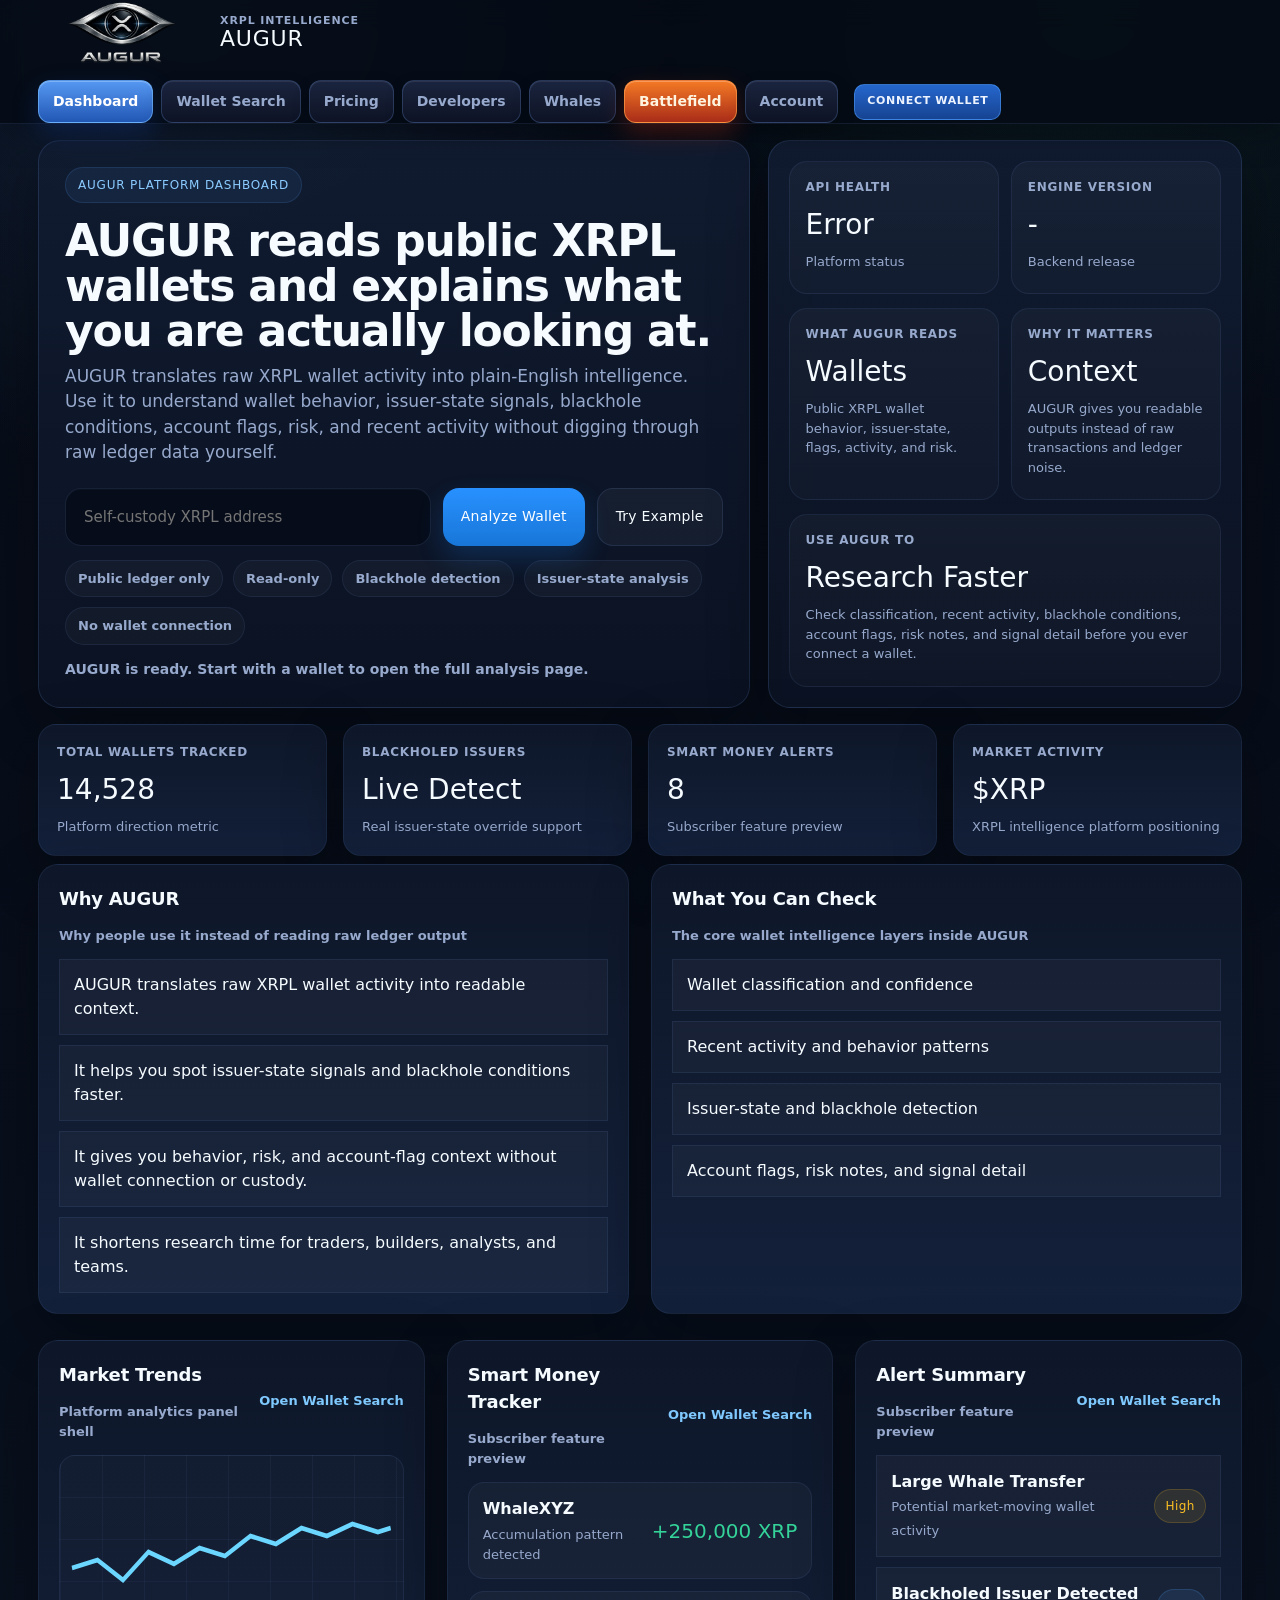
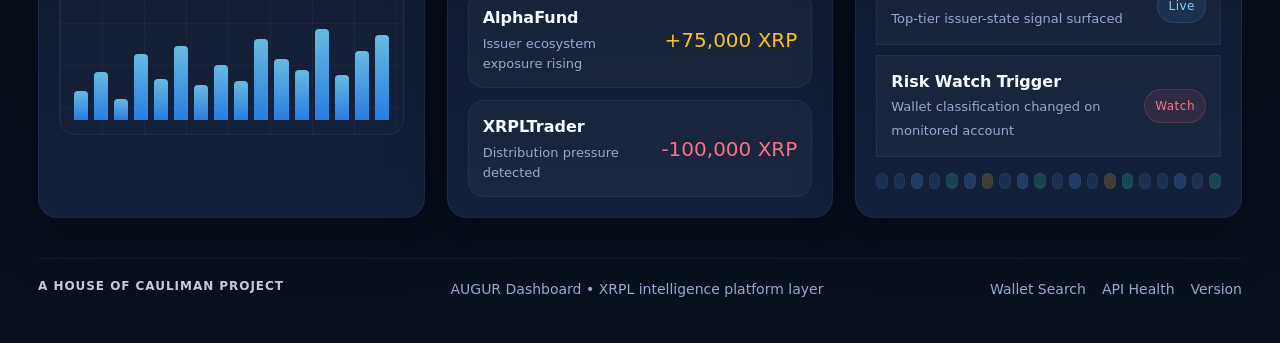
<file: index.html>
<!DOCTYPE html>
<html lang="en">
<head>
  <meta charset="utf-8" />
  <meta name="viewport" content="width=device-width, initial-scale=1, maximum-scale=1, user-scalable=no" />
  <title>AUGUR Dashboard | XRPL Intelligence</title>
  <meta name="description" content="AUGUR dashboard for XRPL wallet intelligence, issuer-state detection, alerts, reports, and platform analytics." />
  <style>
    :root{
      --bg:#060b16;
      --bg-2:#09111f;
      --panel:#0e1729;
      --panel-2:#13203a;
      --panel-3:#0b1425;
      --line:rgba(108,145,214,.18);
      --line-soft:rgba(108,145,214,.10);
      --text:#edf3ff;
      --muted:#97a9cc;
      --blue:#57a6ff;
      --blue-2:#8bcbff;
      --green:#34d399;
      --amber:#fbbf24;
      --red:#fb7185;
      --shadow:0 18px 60px rgba(0,0,0,.32);
      --glow:0 0 0 1px rgba(87,166,255,.10), 0 0 30px rgba(87,166,255,.08);
      --radius:20px;
      --radius-sm:14px;
      --max:1440px;
    }

    *{box-sizing:border-box}

    html,body{
      margin:0;
      padding:0;
      color:#f5fbff;
      font:16px/1.5 Inter, ui-sans-serif, system-ui, -apple-system, Segoe UI, Roboto, Arial, sans-serif;
      background:
        radial-gradient(circle at 15% 0%, rgba(87,166,255,.14), transparent 22%),
        radial-gradient(circle at 85% 0%, rgba(52,211,153,.08), transparent 20%),
        linear-gradient(180deg,#040812 0%, #07101d 100%);
      min-height:100vh;
    }

    a{color:inherit;text-decoration:none}

    .wrap{
      width:min(1240px, calc(100% - 36px));
      margin:0 auto;
      padding:0 18px;
    }

    .topbar{
      position:sticky;
      top:0;
      z-index:50;
      backdrop-filter:blur(14px);
      background:rgba(5,11,21,.84);
      border-bottom:1px solid rgba(118,156,228,.12);
      box-shadow:0 10px 30px rgba(0,0,0,.25);
    }

    .nav{
      min-height:74px;
      display:flex;
      align-items:center;
      justify-content:space-between;
      gap:16px;
      flex-wrap:wrap;
    }

    .brand{
      display:flex;
      align-items:center;
      gap:14px;
      letter-spacing:.4px;
    }

    .brand-mark{
      width:168px;
      height:64px;
      display:grid;
      place-items:center;
      color:var(--blue-2);
    }

    .brand-mark img{
      width:100%;
      height:100%;
      object-fit:contain;
      display:block;
      transform:translateY(-48px);
    }

    .brand-copy{
      display:flex;
      flex-direction:column;
      gap:2px;
    }

    .brand-copy small{
      color:var(--muted);
      font-size:11px;
      letter-spacing:.9px;
      text-transform:uppercase;
      font-weight:700;
      line-height:1;
    }

    .brand-copy span{
      font-size:22px;
      letter-spacing:.8px;
      line-height:1;
    }

    .nav-links{
      display:flex;
      align-items:center;
      gap:8px;
      flex-wrap:wrap;
    }

    .nav-link{
      color:var(--muted);
      padding:10px 14px;
      border-radius:12px;
      font-size:14px;
      font-weight:700;
      border:1px solid rgba(92,128,190,.32);
      transition:.15s ease;
      background:linear-gradient(180deg,rgba(28,38,66,.95) 0%,rgba(14,20,38,.95) 100%);
      box-shadow:inset 0 1px 0 rgba(255,255,255,.08),0 8px 18px rgba(0,0,0,.18);
    }

    .nav-link:hover{
      color:var(--text);
      transform:translateY(-1px);
      border-color:rgba(120,190,255,.45);
      box-shadow:inset 0 1px 0 rgba(255,255,255,.12),0 10px 24px rgba(20,60,160,.18);
    }

    .nav-link.active{
      color:#fff;
      background:linear-gradient(180deg,rgba(90,160,255,.95) 0%,rgba(35,92,190,.95) 100%);
      border-color:rgba(120,190,255,.6);
      box-shadow:inset 0 1px 0 rgba(255,255,255,.25),0 10px 26px rgba(20,60,160,.28);
    }

    .nav-link.battlefield-link{
      color:#fff4df;
      background:linear-gradient(180deg,#f47a25 0%,#a92c18 100%);
      border-color:rgba(255,153,70,.72);
      box-shadow:inset 0 1px 0 rgba(255,255,255,.25),0 10px 25px rgba(190,48,20,.3);
    }

    .nav-link.battlefield-link:hover{
      color:#fff;
      border-color:#ffb066;
      box-shadow:inset 0 1px 0 rgba(255,255,255,.32),0 12px 30px rgba(224,65,20,.42);
    }

    .mobile-nav a.battlefield-link{
      color:#fff4df;
      background:linear-gradient(180deg,#f47a25 0%,#a92c18 100%);
      border-color:rgba(255,153,70,.72);
      box-shadow:inset 0 1px 0 rgba(255,255,255,.25),0 8px 22px rgba(190,48,20,.32);
    }

.mobile-nav{
  display:flex;
  gap:10px;
  overflow-x:visible;
      flex-wrap:wrap;
  padding-bottom:6px;

  display:none;
  width:100%;
  gap:8px;
  padding-top:12px;
  border-top:1px solid rgba(118,156,228,.10);
}

.mobile-nav::-webkit-scrollbar{
  display:none;
}

.mobile-nav a{
  flex:0 0 auto;

  flex:0 0 auto;

  min-height:46px;
  display:flex;
  align-items:center;
  justify-content:center;
  text-align:center;
  padding:0 8px;
  border-radius:12px;
  text-decoration:none;
  color:var(--muted);
  background:linear-gradient(180deg,rgba(28,38,66,.95) 0%,rgba(14,20,38,.95) 100%);
  border:1px solid rgba(92,128,190,.32);
  box-shadow:inset 0 1px 0 rgba(255,255,255,.08),0 8px 18px rgba(0,0,0,.18);
  font-size:13px;
  font-weight:700;
}

.mobile-nav a:hover,
.mobile-nav a.active{
  color:var(--text);
  background:rgba(118,156,228,.12);
}

    .hero{
      padding:16px 0 8px;
    }

    .hero-grid{
      display:grid;
      grid-template-columns:1.2fr .8fr;
      gap:18px;
    }

    .panel{
      background:linear-gradient(180deg,rgba(17,28,49,.96),rgba(11,19,35,.96));
      border:1px solid var(--line);
      border-radius:22px;
      box-shadow:var(--shadow);
    }

    .hero-main{
      padding:26px;
    }

    .eyebrow{
      display:inline-flex;
      align-items:center;
      gap:8px;
      padding:8px 12px;
      border-radius:999px;
      background:rgba(87,166,255,.08);
      border:1px solid rgba(87,166,255,.14);
      color:var(--blue-2);
      font-size:12px;
      text-transform:uppercase;
      letter-spacing:.8px;
    }

    h1{
      margin:16px 0 10px;
      font-size:44px;
      line-height:1.02;
      letter-spacing:-1.2px;
      max-width:880px;
    }

    .lede{
      margin:0;
      color:var(--muted);
      font-size:17px;
      max-width:820px;
    }

    .lookup{
      display:grid;
      grid-template-columns:minmax(0,1fr) auto auto;
      gap:12px;
      margin-top:22px;
    }

    .lookup input{
      height:58px;
      border-radius:16px;
      border:1px solid rgba(118,156,228,.14);
      background:rgba(5,11,21,.72);
      color:var(--text);
      outline:none;
      padding:0 18px;
      font-size:15px;
      box-shadow:inset 0 1px 0 rgba(255,255,255,.02);
    }

    .lookup input:focus{
      border-color:rgba(87,166,255,.40);
      box-shadow:0 0 0 4px rgba(87,166,255,.12);
    }

    .btn{
      height:58px;
      border-radius:16px;
      border:0;
      padding:0 18px;
      font-size:14px;
      letter-spacing:.2px;
      cursor:pointer;
      transition:.15s ease;
      white-space:nowrap;
    }

    .btn:hover{transform:translateY(-1px)}

    .btn-primary{
      color:#fff;
      background:linear-gradient(180deg,#2891ff,#1876d8);
      box-shadow:0 12px 26px rgba(24,118,216,.24);
    }

    .btn-secondary{
      color:var(--text);
      background:rgba(255,255,255,.04);
      border:1px solid rgba(118,156,228,.14);
    }

    .status{
      margin-top:14px;
      min-height:22px;
      color:var(--muted);
      font-size:14px;
      font-weight:700;
    }

    .status.good{color:var(--green)}
    .status.warn{color:var(--amber)}
    .status.bad{color:var(--red)}

    .trust{
      display:flex;
      flex-wrap:wrap;
      gap:10px;
      margin-top:14px;
    }

    .pill{
      display:inline-flex;
      align-items:center;
      gap:8px;
      padding:8px 12px;
      border-radius:999px;
      background:rgba(255,255,255,.03);
      border:1px solid rgba(118,156,228,.10);
      color:var(--muted);
      font-size:13px;
      font-weight:700;
    }

    .hero-side{
      padding:20px;
      display:grid;
      gap:14px;
    }

    .mini-grid{
      display:grid;
      grid-template-columns:1fr 1fr;
      gap:12px;
    }

    .mini-card{
      background:linear-gradient(180deg,rgba(255,255,255,.03),rgba(255,255,255,.02));
      border:1px solid rgba(118,156,228,.10);
      border-radius:18px;
      padding:16px;
    }

    .mini-label{
      color:var(--muted);
      font-size:12px;
      text-transform:uppercase;
      letter-spacing:.7px;
      font-weight:800;
    }

    .mini-value{
      margin-top:8px;
      font-size:28px;
    }

    .mini-sub{
      margin-top:6px;
      color:var(--muted);
      font-size:13px;
    }

    .row{
      display:grid;
      gap:16px;
      margin:16px 0 0;
    }

    .metric-row{
      grid-template-columns:repeat(4,minmax(0,1fr));
    }

    .metric{
      padding:18px;
      border-radius:18px;
      background:linear-gradient(180deg,var(--panel),var(--panel-2));
      border:1px solid var(--line-soft);
      box-shadow:var(--shadow);
    }

    .metric .label{
      color:var(--muted);
      font-size:12px;
      text-transform:uppercase;
      letter-spacing:.7px;
      font-weight:800;
    }

    .metric .value{
      margin-top:8px;
      font-size:28px;
    }

    .metric .sub{
      margin-top:6px;
      color:var(--muted);
      font-size:13px;
    }

    .dashboard-grid{
      display:grid;
      grid-template-columns:1fr 1.35fr .95fr;
      gap:16px;
      margin:16px 0 22px;
    }

    .card{
      background:linear-gradient(180deg,var(--panel),var(--panel-2));
      border:1px solid var(--line-soft);
      border-radius:20px;
      box-shadow:var(--shadow);
      padding:20px;
      min-height:100%;
    }

    .card h3{
      margin:0 0 14px;
      font-size:18px;
      letter-spacing:-.2px;
    }

    .card-header{
      display:flex;
      align-items:center;
      justify-content:space-between;
      gap:12px;
      margin-bottom:14px;
    }

    .mini-link{
      color:#7fc9ff;
      font-size:13px;
      font-weight:800;
      text-decoration:none;
      white-space:nowrap;
    }

    .mini-link:hover{
      text-decoration:underline;
    }

    .card-header .subhead{
      color:var(--muted);
      font-size:13px;
      font-weight:700;
    }

    .stack{
      display:grid;
      gap:16px;
    }

    .wallet-summary{
      display:grid;
      gap:12px;
    }

    .wallet-chip{
      display:inline-flex;
      align-items:center;
      gap:10px;
      padding:8px 12px;
      border-radius:999px;
      background:rgba(87,166,255,.08);
      border:1px solid rgba(87,166,255,.14);
      color:var(--blue-2);
      font-size:13px;
      font-weight:800;
      width:max-content;
    }

    .kbd{
      display:block;
      font:12px/1.4 ui-monospace,SFMono-Regular,Menlo,Monaco,Consolas,monospace;
      color:#dfe9ff;
      padding:10px 12px;
      border-radius:12px;
      background:rgba(255,255,255,.03);
      border:1px solid rgba(118,156,228,.10);
      word-break:break-all;
    }

    .stat-list{
      display:grid;
      gap:10px;
    }

    .stat-line{
      display:flex;
      align-items:center;
      justify-content:space-between;
      gap:12px;
      padding:12px 0;
      border-bottom:1px solid rgba(118,156,228,.08);
    }

    .stat-line:last-child{border-bottom:0}

    .stat-line .name{
      color:var(--muted);
      font-size:14px;
      font-weight:700;
    }

    .stat-line .val{
      color:var(--text);
      text-align:right;
    }

    .badge{
      display:inline-flex;
      align-items:center;
      gap:8px;
      padding:8px 12px;
      border-radius:999px;
      font-size:12px;
      letter-spacing:.5px;
      border:1px solid rgba(118,156,228,.14);
      background:rgba(255,255,255,.04);
      color:var(--text);
      width:max-content;
    }

    .badge.blue{background:rgba(87,166,255,.10);border-color:rgba(87,166,255,.18);color:var(--blue-2)}
    .badge.green{background:rgba(52,211,153,.10);border-color:rgba(52,211,153,.18);color:var(--green)}
    .badge.amber{background:rgba(251,191,36,.10);border-color:rgba(251,191,36,.18);color:var(--amber)}
    .badge.red{background:rgba(251,113,133,.10);border-color:rgba(251,113,133,.18);color:var(--red)}

    .badge-row{
      display:flex;
      flex-wrap:wrap;
      gap:10px;
    }

    .analysis-grid{
      display:grid;
      grid-template-columns:1fr 1fr;
      gap:14px;
    }

    .inner-card{
      background:rgba(255,255,255,.03);
      border:1px solid rgba(118,156,228,.10);
      border-radius:16px;
      padding:16px;
      min-height:220px;
    }

    .donut{
      width:220px;
      height:220px;
      margin:8px auto 0;
      border-radius:50%;
      background:
        radial-gradient(circle at center, #0c1526 0 31%, transparent 32%),
        conic-gradient(
          #4f8fff 0 31%,
          #4ecdc4 31% 47%,
          #f59e0b 47% 61%,
          #ef4444 61% 72%,
          #8b5cf6 72% 86%,
          #2dd4bf 86% 100%
        );
      box-shadow:inset 0 0 0 1px rgba(118,156,228,.12), 0 0 40px rgba(87,166,255,.08);
      position:relative;
    }

    .donut::after{
      content:"Portfolio";
      position:absolute;
      inset:0;
      display:grid;
      place-items:center;
      color:var(--text);
      font-size:14px;
      letter-spacing:.5px;
    }

    .legend{
      display:grid;
      gap:8px;
      margin-top:16px;
    }

    .legend-line{
      display:flex;
      align-items:center;
      justify-content:space-between;
      gap:12px;
      font-size:13px;
      color:var(--muted);
    }

    .legend-left{
      display:flex;
      align-items:center;
      gap:8px;
    }

    .dot{
      width:10px;
      height:10px;
      border-radius:50%;
      flex:0 0 auto;
    }

    .list{
      list-style:none;
      margin:0;
      padding:0;
      display:grid;
      gap:10px;
    }

    .list li{
      padding:13px 14px;
      background:rgba(255,255,255,.03);
      border:1px solid rgba(118,156,228,.10);
      color:var(--text);
    }

    .list li small{
      display:block;
      margin-top:5px;
      color:var(--muted);
    }

    .tracker-list{
      display:grid;
      gap:10px;
    }

    .tracker-item{
      padding:14px;
      border-radius:16px;
      background:rgba(255,255,255,.03);
      border:1px solid rgba(118,156,228,.10);
      display:grid;
      grid-template-columns:1fr auto;
      gap:12px;
      align-items:center;
    }

    .tracker-item strong{
      display:block;
    }

    .tracker-item span{
      display:block;
      color:var(--muted);
      font-size:13px;
      margin-top:4px;
    }

    .tracker-item .flow{
      font-size:20px;
      white-space:nowrap;
    }

    .flow.pos{color:var(--green)}
    .flow.neg{color:var(--red)}
    .flow.warn{color:var(--amber)}

    .chart-shell{
      min-height:260px;
      border-radius:16px;
      border:1px solid rgba(118,156,228,.10);
      background:
        linear-gradient(180deg,rgba(255,255,255,.02),rgba(255,255,255,.01)),
        linear-gradient(90deg,rgba(118,156,228,.06) 1px, transparent 1px),
        linear-gradient(0deg,rgba(118,156,228,.06) 1px, transparent 1px);
      background-size:auto, 42px 42px, 42px 42px;
      padding:14px;
      position:relative;
      overflow:hidden;
    }

    .chart-bars{
      position:absolute;
      left:14px;
      right:14px;
      bottom:14px;
      height:120px;
      display:flex;
      align-items:flex-end;
      gap:6px;
    }

    .chart-bars span{
      flex:1;
      border-radius:4px 4px 0 0;
      background:linear-gradient(180deg,#75d6ff,#2b8dff);
      opacity:.85;
    }

    .chart-line{
      position:absolute;
      left:12px;
      right:12px;
      top:40px;
      height:120px;
      pointer-events:none;
    }

    .chart-line svg{
      width:100%;
      height:100%;
      overflow:visible;
    }

    .alert-grid{
      display:grid;
      gap:10px;
    }

    .alert-item{
      padding:14px;
      background:rgba(255,255,255,.03);
      border:1px solid rgba(118,156,228,.10);
      display:flex;
      align-items:center;
      justify-content:space-between;
      gap:14px;
    }

    .alert-item strong{display:block}
    .alert-item span{
      color:var(--muted);
      font-size:13px;
    }

    .alert-badge{
      font-size:12px;
      padding:7px 10px;
      border-radius:999px;
      white-space:nowrap;
    }

    .heat{
      display:grid;
      grid-template-columns:repeat(20,1fr);
      gap:6px;
      margin-top:6px;
    }

    .heat span{
      height:16px;
      border-radius:6px;
      background:rgba(87,166,255,.12);
      box-shadow:inset 0 0 0 1px rgba(118,156,228,.08);
    }

    .heat span:nth-child(3n){background:rgba(87,166,255,.22)}
    .heat span:nth-child(5n){background:rgba(52,211,153,.22)}
    .heat span:nth-child(7n){background:rgba(251,191,36,.20)}

    .report-grid{
      display:grid;
      grid-template-columns:1.1fr .9fr;
      gap:16px;
      margin-bottom:26px;
    }

    .signal-table{
      width:100%;
      border-collapse:collapse;
      overflow:hidden;
      border-radius:16px;
      background:rgba(255,255,255,.02);
      border:1px solid rgba(118,156,228,.10);
    }

    .signal-table th,
    .signal-table td{
      padding:14px 12px;
      border-bottom:1px solid rgba(118,156,228,.08);
      text-align:left;
      vertical-align:top;
      font-size:14px;
    }

    .signal-table th{
      color:#dfe9ff;
      font-size:12px;
      text-transform:uppercase;
      letter-spacing:.7px;
      background:rgba(255,255,255,.03);
    }

    .signal-table td{color:var(--muted)}
    .signal-table td strong{color:var(--text)}
    .signal-table tr:last-child td{border-bottom:0}

    .empty{
      color:var(--muted);
      padding:14px;
      background:rgba(255,255,255,.03);
      border:1px dashed rgba(118,156,228,.10);
    }

    .footer{
      padding:18px 0 42px;
      color:var(--muted);
      font-size:14px;
    }

    .footer-inner{
      padding-top:18px;
      border-top:1px solid rgba(118,156,228,.10);
      display:flex;
      align-items:center;
      justify-content:space-between;
      gap:14px;
      flex-wrap:wrap;
    }

    .footer-links{
      display:flex;
      gap:16px;
      flex-wrap:wrap;
    }

    .footer-links a{color:var(--muted)}
    .footer-links a:hover{color:var(--text)}

    @media (max-width:1260px){
      .dashboard-grid{
        grid-template-columns:1fr;
      }
      .report-grid{
        grid-template-columns:1fr;
      }
      .hero-grid{
        grid-template-columns:1fr;
      }
      .metric-row{
        }
    }

@media (max-width:760px){
  .wrap{padding:0 14px}
  .nav-links{display:none}
  .mobile-nav{
    display:flex;
    gap:10px;
    overflow-x:visible;
      flex-wrap:wrap;
    padding-bottom:6px;
  }
      .metric-row{grid-template-columns:repeat(2,minmax(0,1fr));gap:10px}
      .lookup{grid-template-columns:1fr}
      .analysis-grid{grid-template-columns:1fr}
      .mini-grid{grid-template-columns:repeat(2,minmax(0,1fr));gap:8px}
      .mini-card{padding:10px;border-radius:12px}
      .hero-main{padding:12px}
      .hero-side{display:none}
      .mini-label{font-size:10px;letter-spacing:.08em}
      .mini-value{margin-top:4px;font-size:18px}
      .mini-sub{margin-top:4px;font-size:11px;line-height:1.35}
      .metric{padding:10px;border-radius:12px}
      .metric .label{font-size:9px;letter-spacing:.08em}
      .metric .value{margin-top:3px;font-size:16px}
      .metric .sub{margin-top:3px;font-size:10px;line-height:1.3}
      h1{font-size:30px}
      .brand-copy span{font-size:18px}
    }

@media (max-width: 760px) {
  html, body {
    overflow-x: hidden;
  }

  body {
    width: 100%;
  }

  main,
  section,
  .dashboard-grid,
  .report-grid,
  .stack,
  .card,
  .analysis-grid,
  .wallet-summary,
  .stat-list,
  .chart-shell,
  .tracker-list,
  .alert-grid,
  .footer-inner {
    min-width: 0;
    max-width: 100%;
  }

  .dashboard-grid,
  .report-grid,
  .analysis-grid {
    grid-template-columns: 1fr !important;
  }

  .stack {
    width: 100%;
  }

  .card {
    width: 100%;
    box-sizing: border-box;
    overflow: hidden;
  }

  .wallet-summary,
  .badge-row,
  .legend,
  .tracker-item,
  .alert-item,
  .stat-line,
  .legend-line {
    min-width: 0;
    flex-wrap: wrap;
  }

  .kbd,
  #walletAddress {
    display: block;
    max-width: 100%;
    overflow-wrap: anywhere;
    word-break: break-word;
  }

  .signal-table {
    width: 100%;
    table-layout: fixed;
    border-collapse: collapse;
  }

  .signal-table th,
  .signal-table td {
    white-space: normal;
    word-break: break-word;
    overflow-wrap: anywhere;
    vertical-align: top;
  }

  .signal-table th:nth-child(1),
  .signal-table td:nth-child(1) {
    width: 22%;
  }

  .signal-table th:nth-child(2),
  .signal-table td:nth-child(2) {
    width: 18%;
  }

  .signal-table th:nth-child(3),
  .signal-table td:nth-child(3) {
    width: 18%;
  }

  .signal-table th:nth-child(4),
  .signal-table td:nth-child(4) {
    width: 42%;
  }

  .signal-table td[colspan="4"] {
    padding: 14px 10px !important;
    min-height: 0 !important;
    height: auto !important;
    line-height: 1.4;
  }

  #signalsBody tr,
  #signalsBody td {
    height: auto !important;
  }

  .card[style*="margin-bottom:26px"] {
    margin-bottom: 18px !important;
  }

  .card > div[style*="overflow:auto"] {
    overflow-x: auto;
    overflow-y: visible;
    -webkit-overflow-scrolling: touch;
  }
}

    @media (min-width: 981px){
    .report-grid{
      display:grid;
      grid-template-columns:repeat(2,minmax(0,1fr));
      gap:22px;
      align-items:stretch;
    }

    .report-grid > .stack{
      display:contents;
    }

    .dashboard-grid{
      display:grid;
      grid-template-columns:repeat(3,minmax(0,1fr));
      gap:22px;
      align-items:stretch;
    }

    .dashboard-grid > .stack{
      display:contents;
    }
    .chart-shell{
      min-height:280px;
    }

    .tracker-list{
      gap:12px;
    }

    .tracker-item{
      min-height:74px;
    }

    .dashboard-grid .card{
      min-height:420px;
    }

    .metric-row{
      align-items:stretch;
    }

    .metric-row .metric{
      min-height:132px;
    }
  }


.house-line{
  margin-bottom:6px;
  color:rgba(238,244,255,.82);
  font-size:12px;
  font-weight:800;
  letter-spacing:.08em;
  text-transform:uppercase;
}

</style>

  <!-- favicon: AUGUR -->
  <link rel="icon" href="/assets/favicons/augur/favicon.ico" sizes="any" />
  <link rel="icon" type="image/png" sizes="32x32" href="/assets/favicons/augur/favicon-32x32.png" />
  <link rel="icon" type="image/png" sizes="16x16" href="/assets/favicons/augur/favicon-16x16.png" />
  <link rel="apple-touch-icon" sizes="180x180" href="/assets/favicons/augur/apple-touch-icon.png" />
  <meta name="apple-mobile-web-app-title" content="AUGUR" />
  <meta name="application-name" content="AUGUR" />
  <link rel="stylesheet" href="/assets/css/augur.css">
</head>
<body>
  <div class="topbar">
    <div class="wrap">
      <div class="nav">
        <a class="brand" href="/">
          <div class="brand-mark"><img src="/assets/augur_logo.webp" alt="AUGUR logo" onerror="this.onerror=null;this.src='/assets/augur_logo.png';" /></div>
          <div class="brand-copy">
            <small>XRPL Intelligence</small>
            <span>AUGUR</span>
          </div>
        </a>

<div class="nav-links">
          <a class="nav-link active" href="/">Dashboard</a>
          <a class="nav-link" href="/wallet/">Wallet Search</a>
          <a class="nav-link" href="/pricing.html">Pricing</a>
          <a class="nav-link" href="/developers.html">Developers</a>
          <a class="nav-link" href="/whales/">Whales</a>
          <a class="nav-link battlefield-link" href="/battlefield/">Battlefield</a>
          <a class="nav-link" href="/account/">Account</a>
</div>

      <button class="mobile-nav-toggle" type="button" aria-expanded="true">Menu ▴</button>
<div class="mobile-nav open">
        <a class="active" href="/">Dashboard</a>
        <a href="/wallet/">Wallet Search</a>
        <a href="/pricing.html">Pricing</a>
        <a href="/developers.html">Developers</a>
        <a href="/whales/">Whales</a>
        <a href="/account/">Account</a>
        <a class="battlefield-link" href="/battlefield/">Battlefield</a>
</div>
      </div>
    </div>
  </div>

  <main class="wrap">
    <section class="hero">
      <div class="hero-grid">
        <div class="panel hero-main">
          <div class="eyebrow">AUGUR Platform Dashboard</div>
          <h1>AUGUR reads public XRPL wallets and explains what you are actually looking at.</h1>
          <p class="lede">
            AUGUR translates raw XRPL wallet activity into plain-English intelligence. Use it to understand wallet behavior, issuer-state signals, blackhole conditions, account flags, risk, and recent activity without digging through raw ledger data yourself.
          </p>

          <div class="lookup">
            <input id="walletInput" type="text" placeholder="Self-custody XRPL address" autocomplete="off" spellcheck="false" />
            <button id="analyzeBtn" class="btn btn-primary btn-hud" type="button">Analyze Wallet</button>
            <button id="exampleBtn" class="btn btn-secondary btn-hud" type="button">Try Example</button>
          </div>

          <div class="trust">
            <span class="pill">Public ledger only</span>
            <span class="pill">Read-only</span>
            <span class="pill">Blackhole detection</span>
            <span class="pill">Issuer-state analysis</span>
            <span class="pill">No wallet connection</span>
          </div>

          <div id="status" class="status">AUGUR is ready. Start with a wallet to open the full analysis page.</div>
        </div>

        <div class="panel hero-side">
          <div class="mini-grid">
            <div class="mini-card">
              <div class="mini-label">API Health</div>
              <div id="apiHealthValue" class="mini-value">Live</div>
              <div class="mini-sub">Platform status</div>
            </div>
            <div class="mini-card">
              <div class="mini-label">Engine Version</div>
              <div id="apiVersionValue" class="mini-value">-</div>
              <div class="mini-sub">Backend release</div>
            </div>
          </div>

          <div class="mini-grid">
            <div class="mini-card">
              <div class="mini-label">What AUGUR Reads</div>
              <div class="mini-value">Wallets</div>
              <div class="mini-sub">Public XRPL wallet behavior, issuer-state, flags, activity, and risk.</div>
            </div>
            <div class="mini-card">
              <div class="mini-label">Why It Matters</div>
              <div class="mini-value">Context</div>
              <div class="mini-sub">AUGUR gives you readable outputs instead of raw transactions and ledger noise.</div>
            </div>
          </div>

          <div class="mini-card">
            <div class="mini-label">Use AUGUR To</div>
            <div class="mini-value">Research Faster</div>
            <div class="mini-sub">
              Check classification, recent activity, blackhole conditions, account flags, risk notes, and signal detail before you ever connect a wallet.
            </div>
          </div>
        </div>
      </div>

      <div class="row metric-row">
        <div class="metric">
          <div class="label">Total Wallets Tracked</div>
          <div class="value">14,528</div>
          <div class="sub">Platform direction metric</div>
        </div>
        <div class="metric">
          <div class="label">Blackholed Issuers</div>
          <div class="value">Live Detect</div>
          <div class="sub">Real issuer-state override support</div>
        </div>
        <div class="metric">
          <div class="label">Smart Money Alerts</div>
          <div class="value">8</div>
          <div class="sub">Subscriber feature preview</div>
        </div>
        <div class="metric">
          <div class="label">Market Activity</div>
          <div class="value">$XRP</div>
          <div class="sub">XRPL intelligence platform positioning</div>
        </div>
      </div>
    </section>

    <section class="report-grid">
      <div class="stack">
        <div class="card">
          <div class="card-header">
            <div>
              <h3>Why AUGUR</h3>
              <div class="subhead">Why people use it instead of reading raw ledger output</div>
            </div>
          </div>
          <ul class="list">
            <li>AUGUR translates raw XRPL wallet activity into readable context.</li>
            <li>It helps you spot issuer-state signals and blackhole conditions faster.</li>
            <li>It gives you behavior, risk, and account-flag context without wallet connection or custody.</li>
            <li>It shortens research time for traders, builders, analysts, and teams.</li>
          </ul>
        </div>

        <div class="card">
          <div class="card-header">
            <div>
              <h3>What You Can Check</h3>
              <div class="subhead">The core wallet intelligence layers inside AUGUR</div>
            </div>
          </div>
          <ul class="list">
            <li>Wallet classification and confidence</li>
            <li>Recent activity and behavior patterns</li>
            <li>Issuer-state and blackhole detection</li>
            <li>Account flags, risk notes, and signal detail</li>
          </ul>
        </div>

      </div>
    </section>

    <section class="dashboard-grid">
      <div class="stack">
        <div class="card">
          <div class="card-header">
            <div>
              <h3>Market Trends</h3>
              <div class="subhead">Platform analytics panel shell</div>
            </div>
            <a class="mini-link" href="/wallet/">Open Wallet Search</a>
          </div>

          <div class="chart-shell">
            <div class="chart-line">
              <svg viewBox="0 0 100 30" preserveAspectRatio="none">
                <polyline fill="none" stroke="#6bd6ff" stroke-width="1.2"
                  points="0,18 8,16 16,21 24,14 32,17 40,13 48,15 56,10 64,12 72,8 80,10 88,7 96,9 100,8"></polyline>
              </svg>
            </div>
            <div class="chart-bars">
              <span style="height:24%"></span>
              <span style="height:40%"></span>
              <span style="height:18%"></span>
              <span style="height:55%"></span>
              <span style="height:34%"></span>
              <span style="height:62%"></span>
              <span style="height:29%"></span>
              <span style="height:46%"></span>
              <span style="height:33%"></span>
              <span style="height:68%"></span>
              <span style="height:51%"></span>
              <span style="height:42%"></span>
              <span style="height:76%"></span>
              <span style="height:38%"></span>
              <span style="height:58%"></span>
              <span style="height:71%"></span>
            </div>
          </div>
        </div>
      </div>

      <div class="stack">
        <div class="card">
          <div class="card-header">
            <div>
              <h3>Smart Money Tracker</h3>
              <div class="subhead">Subscriber feature preview</div>
            </div>
            <a class="mini-link" href="/wallet/">Open Wallet Search</a>
          </div>

          <div class="tracker-list">
            <div class="tracker-item">
              <div>
                <strong>WhaleXYZ</strong>
                <span>Accumulation pattern detected</span>
              </div>
              <div class="flow pos">+250,000 XRP</div>
            </div>
            <div class="tracker-item">
              <div>
                <strong>AlphaFund</strong>
                <span>Issuer ecosystem exposure rising</span>
              </div>
              <div class="flow warn">+75,000 XRP</div>
            </div>
            <div class="tracker-item">
              <div>
                <strong>XRPLTrader</strong>
                <span>Distribution pressure detected</span>
              </div>
              <div class="flow neg">-100,000 XRP</div>
            </div>
          </div>
        </div>

        <div id="alertsPanel" class="card">
          <div class="card-header">
            <div>
              <h3>Alert Summary</h3>
              <div class="subhead">Subscriber feature preview</div>
            </div>
            <a class="mini-link" href="/wallet/">Open Wallet Search</a>
          </div>

          <div class="alert-grid">
            <div class="alert-item">
              <div>
                <strong>Large Whale Transfer</strong>
                <span>Potential market-moving wallet activity</span>
              </div>
              <div class="alert-badge badge amber">High</div>
            </div>
            <div class="alert-item">
              <div>
                <strong>Blackholed Issuer Detected</strong>
                <span>Top-tier issuer-state signal surfaced</span>
              </div>
              <div class="alert-badge badge blue">Live</div>
            </div>
            <div class="alert-item">
              <div>
                <strong>Risk Watch Trigger</strong>
                <span>Wallet classification changed on monitored account</span>
              </div>
              <div class="alert-badge badge red">Watch</div>
            </div>
          </div>

          <div class="heat" style="margin-top:16px">
            <span></span><span></span><span></span><span></span><span></span>
            <span></span><span></span><span></span><span></span><span></span>
            <span></span><span></span><span></span><span></span><span></span>
            <span></span><span></span><span></span><span></span><span></span>
          </div>
        </div>
      </div>
    </section>


    <footer class="footer">
      <div class="footer-inner">
        <div class="house-line"><a href="https://houseofcauliman.com">A House of Cauliman Project</a></div>
        <div>AUGUR Dashboard • XRPL intelligence platform layer</div>
        <div class="footer-links">
          <a href="/">Wallet Search</a>
          <a href="https://api.augurxrpl.com/api/health" target="_blank" rel="noopener">API Health</a>
          <a href="https://api.augurxrpl.com/api/version" target="_blank" rel="noopener">Version</a>
        </div>
      </div>
    </footer>
  </main>

  <script>
    const API_BASE = "https://api.augurxrpl.com";
    const EXAMPLE_WALLET = "rwCq6TENSo3Hh9LKipXnLaxaeXBXKubqki";

    const walletInput = document.getElementById("walletInput");
    const analyzeBtn = document.getElementById("analyzeBtn");
    const exampleBtn = document.getElementById("exampleBtn");
    const statusEl = document.getElementById("status");

    const apiHealthValue = document.getElementById("apiHealthValue");
    const apiVersionValue = document.getElementById("apiVersionValue");

    const walletAddress = document.getElementById("walletAddress");
    const walletClassPill = document.getElementById("walletClassPill");
    const confidencePill = document.getElementById("confidencePill");
    const activityPill = document.getElementById("activityPill");

    const walletIdentity = document.getElementById("walletIdentity");
    const walletBalance = document.getElementById("walletBalance");
    const walletTx = document.getElementById("walletTx");
    const walletRisk = document.getElementById("walletRisk");
    const walletTrustlines = document.getElementById("walletTrustlines");
    const walletOwnerCount = document.getElementById("walletOwnerCount");

    const legendBalance = document.getElementById("legendBalance");
    const legendTrustlines = document.getElementById("legendTrustlines");
    const legendOwners = document.getElementById("legendOwners");
    const legendTx = document.getElementById("legendTx");

    const behaviorList = document.getElementById("behaviorList");
    const recentActivityList = document.getElementById("recentActivityList");
    const statementList = document.getElementById("statementList");
    const accountFlagsList = document.getElementById("accountFlagsList");
    const riskFlagsRow = document.getElementById("riskFlagsRow");
    const riskNotesList = document.getElementById("riskNotesList");
    const signalsBody = document.getElementById("signalsBody");

    function setStatus(text, type = "") {
      statusEl.className = "status" + (type ? " " + type : "");
      statusEl.textContent = text;
    }

    function escapeHtml(value) {
      return String(value ?? "")
        .replaceAll("&", "&amp;")
        .replaceAll("<", "&lt;")
        .replaceAll(">", "&gt;")
        .replaceAll('"', "&quot;")
        .replaceAll("'", "&#39;");
    }

    function formatValue(value) {
      if (value === null || value === undefined || value === "") return "—";
      if (typeof value === "boolean") return value ? "True" : "False";
      return String(value);
    }

    function badgeClassForRisk(level) {
      if (level === "Low") return "badge green";
      if (level === "Moderate") return "badge amber";
      return "badge red";
    }

    function badgeClassForActivity(level) {
      if (level === "High") return "badge blue";
      if (level === "Medium") return "badge amber";
      return "badge";
    }

    function renderList(target, items, emptyText) {
      if (!items || !items.length) {
        target.innerHTML = `<li class="empty">${escapeHtml(emptyText)}</li>`;
        return;
      }

      target.innerHTML = items.map((item) => {
        if (typeof item === "string") {
          return `<li>${escapeHtml(item)}</li>`;
        }
        const line = item.line || item.label || "";
        const sub = item.sub || item.note || "";
        return `<li>${escapeHtml(line)}${sub ? `<small>${escapeHtml(sub)}</small>` : ""}</li>`;
      }).join("");
    }

    function renderBadgeRow(target, items, emptyText, className = "") {
      if (!items || !items.length) {
        target.innerHTML = `<div class="empty">${escapeHtml(emptyText)}</div>`;
        return;
      }
      target.innerHTML = items.map((item) => {
        const cls = className ? `badge ${className}` : "badge";
        return `<span class="${cls}">${escapeHtml(item)}</span>`;
      }).join("");
    }

    function renderSignals(signals) {
      if (!signals || !signals.length) {
        signalsBody.innerHTML = `<tr><td colspan="4" class="empty">No signal data available.</td></tr>`;
        return;
      }

      signalsBody.innerHTML = signals.map((signal) => `
        <tr>
          <td><strong>${escapeHtml(signal.label || signal.key)}</strong></td>
          <td>${escapeHtml(signal.category)}</td>
          <td>${escapeHtml(formatValue(signal.value))}</td>
          <td>${escapeHtml(signal.interpretation || "")}</td>
        </tr>
      `).join("");
    }

    function renderReport(data) {
      walletAddress.textContent = data.address || "—";

      walletClassPill.className = "badge blue";
      walletClassPill.textContent = data.classification || "Unknown";

      confidencePill.className = "badge";
      confidencePill.textContent = `Confidence ${formatValue(data.confidence)}`;

      activityPill.className = badgeClassForActivity(data.activityLevel);
      activityPill.textContent = `Activity ${formatValue(data.activityLevel)}`;

      walletBalance.textContent = `${formatValue(data.balanceXRP)} XRP`;
      walletTx.textContent = formatValue(data.recentTxCount);
      walletRisk.textContent = data.risk?.level || "—";
      walletTrustlines.textContent = formatValue(data.trustlines);
      walletOwnerCount.textContent = formatValue(data.ownerCount);

      legendBalance.textContent = `${formatValue(data.balanceXRP)} XRP`;
      legendTrustlines.textContent = formatValue(data.trustlines);
      legendOwners.textContent = formatValue(data.ownerCount);
      legendTx.textContent = formatValue(data.recentTxCount);

      const identityItems = data.identitySignals && data.identitySignals.length
        ? data.identitySignals
        : [
            data.blackholeStatus ? "blackholeStatus" : "",
            data.issuerLike ? "issuerLike" : ""
          ].filter(Boolean);

      renderBadgeRow(
        walletIdentity,
        identityItems,
        "No strong identity signals surfaced for this wallet yet.",
        "blue"
      );

      const behaviorItems = [];
      behaviorItems.push({ line: `Classification: ${data.classification || "—"}` });
      behaviorItems.push({ line: `Activity level: ${data.activityLevel || "—"}` });
      behaviorItems.push({ line: `Risk level: ${data.risk?.level || "—"}` });

      (data.activity?.summary || []).forEach(line => {
        behaviorItems.push({ line });
      });

      renderList(behaviorList, behaviorItems, "No behavior data available.");

      const recentItems = [];
      recentItems.push({ line: `Sampled recent transactions: ${formatValue(data.recentTxCount)}` });
      recentItems.push({ line: `Trustlines observed: ${formatValue(data.trustlines)}` });
      recentItems.push({ line: `Owner objects observed: ${formatValue(data.ownerCount)}` });

      if (data.blackholeStatus) {
        recentItems.push({ line: "Top-tier blackhole signal detected." });
      }

      if (data.issuerLike) {
        recentItems.push({ line: "Issuer-like trustline pattern detected." });
      }

      renderList(recentActivityList, recentItems, "No recent activity summary available.");

      renderList(
        statementList,
        (data.statement || []).map(line => ({ line })),
        "No report statement available."
      );

      const accountFlagItems = [
        { line: `Master key disabled: ${data.accountFlags?.masterKeyDisabled ? "True" : "False"}` },
        { line: `RegularKey: ${data.accountFlags?.regularKey || "None"}` },
        { line: `RegularKey looks blackholed: ${data.accountFlags?.regularKeyLooksBlackholed ? "True" : "False"}` }
      ];

      renderList(accountFlagsList, accountFlagItems, "No account flag data.");

      const riskFlags = data.risk?.flags || [];
      renderBadgeRow(
        riskFlagsRow,
        riskFlags,
        "No explicit risk flags returned for this wallet.",
        data.risk?.level === "Low" ? "green" : data.risk?.level === "Moderate" ? "amber" : "red"
      );

      renderList(
        riskNotesList,
        (data.risk?.notes || []).map(note => ({ line: note })),
        "No additional risk notes."
      );

      renderSignals(data.signals || []);
    }

    function analyzeWallet() {
      const address = walletInput.value.trim();

      if (!address) {
        setStatus("Enter an XRPL wallet address first.", "warn");
        walletInput.focus();
        return;
      }

      window.location.href = `/wallet/?address=${encodeURIComponent(address)}`;
    }

    async function loadApiMeta() {
      try {
        const [healthRes, versionRes] = await Promise.all([
          fetch(`${API_BASE}/api/health`, { headers: { "Accept": "application/json" } }),
          fetch(`${API_BASE}/api/version`, { headers: { "Accept": "application/json" } })
        ]);

        const health = await healthRes.json();
        const version = await versionRes.json();

        apiHealthValue.textContent = health.ok ? "Live" : "Issue";
        apiVersionValue.textContent = version.version || "-";
      } catch (error) {
        apiHealthValue.textContent = "Error";
        apiVersionValue.textContent = "-";
      }
    }

    analyzeBtn.addEventListener("click", analyzeWallet);

    walletInput.addEventListener("keydown", (e) => {
      if (e.key === "Enter") analyzeWallet();
    });

    exampleBtn.addEventListener("click", () => {
      walletInput.value = EXAMPLE_WALLET;
      analyzeWallet();
    });

    loadApiMeta();
  </script>

<script>
(function () {
  function isMobile() {
    return window.matchMedia("(max-width: 760px)").matches;
  }

  function applyMobileReportOrder() {
    if (!isMobile()) return;

    const dashboardGrid = document.querySelector(".dashboard-grid");
    const reportGrid = document.querySelector(".report-grid");
    const signalSection = findSignalSection();

    if (!dashboardGrid || !reportGrid || !signalSection) return;
    if (dashboardGrid.dataset.mobileReordered === "1") return;

    const stacks = dashboardGrid.querySelectorAll(":scope > .stack");
    if (stacks.length < 3) return;

    const stack1 = stacks[0];
    const stack2 = stacks[1];
    const stack3 = stacks[2];

    dashboardGrid.appendChild(stack1);
    dashboardGrid.appendChild(reportGrid);
    dashboardGrid.appendChild(signalSection);
    dashboardGrid.appendChild(stack2);
    dashboardGrid.appendChild(stack3);

    dashboardGrid.dataset.mobileReordered = "1";
  }

  if (document.readyState === "loading") {
    document.addEventListener("DOMContentLoaded", applyMobileReportOrder);
  } else {
    applyMobileReportOrder();
  }
})();
</script>

<script>
</script>
  <script src="/assets/session.js"></script>
<script>
const mobileNavToggle=document.querySelector(".mobile-nav-toggle");
const mobileNav=document.querySelector(".mobile-nav");
mobileNavToggle?.addEventListener("click",()=>{
  const open=mobileNav.classList.toggle("open");
  mobileNavToggle.setAttribute("aria-expanded",String(open));
  mobileNavToggle.textContent=open?"Menu ▴":"Menu ▾";
});
</script>
</body>
</html>

<!-- force pages republish 2026-03-23T05:09:09Z -->
</file>
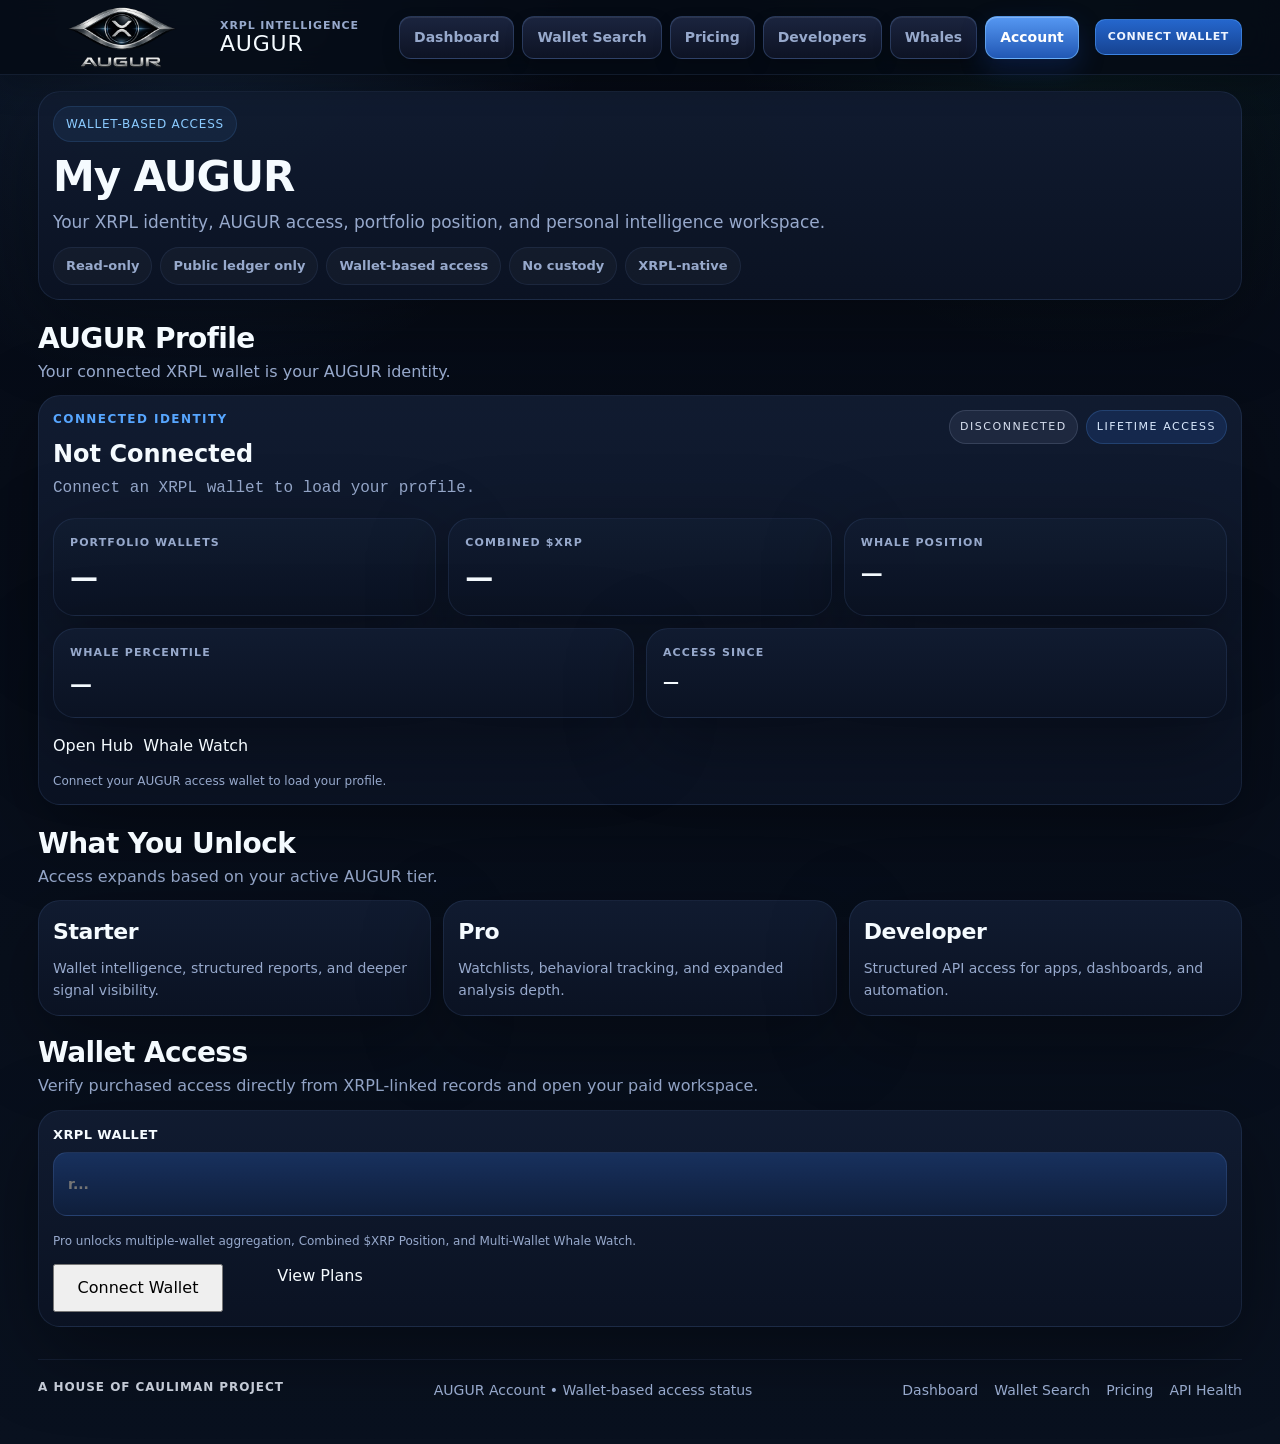
<file: account/index.html>
<!DOCTYPE html>
<html lang="en">
<head>
  <meta charset="utf-8" />
  <meta name="viewport" content="width=device-width, initial-scale=1, maximum-scale=1, user-scalable=no" />
  <title>AUGUR Account Status</title>
  <meta name="description" content="Check AUGUR access status for any XRPL wallet. Wallet-based access. No login. No custody." />
  <style>
    :root{
      --bg:#050b14;
      --panel:#111c31;
      --panel-2:#0b1323;
      --line:rgba(118,156,228,.12);
      --line-soft:rgba(118,156,228,.10);
      --text:#eef4ff;
      --muted:#9fb0d0;
      --soft:#7f92b6;
      --blue:#59a6ff;
      --blue-2:#2d6cdf;
      --green:#4ee39a;
      --amber:#ffcc66;
      --red:#ff7878;
      --shadow:0 24px 80px rgba(0,0,0,.36);
      --glow:0 0 0 1px rgba(87,166,255,.14), 0 0 28px rgba(45,108,223,.10);
      --radius:22px;
    }

    *{box-sizing:border-box}
    html{scroll-behavior:smooth}
    body{
      margin:0;
      font-family:Inter,ui-sans-serif,system-ui,-apple-system,BlinkMacSystemFont,"Segoe UI",sans-serif;
      background:
        radial-gradient(circle at top, rgba(56,104,198,.18), transparent 30%),
        linear-gradient(180deg, #09111f 0%, var(--bg) 100%);
      color:#f5fbff;
    }

    a{color:inherit;text-decoration:none}

    .wrap{
      width:min(1240px, calc(100% - 36px));
      margin:0 auto;
      padding:0 18px;
    }

    .topbar{
      position:sticky;
      top:0;
      z-index:50;
      backdrop-filter:blur(14px);
      background:rgba(5,11,21,.84);
      border-bottom:1px solid rgba(118,156,228,.12);
      box-shadow:0 10px 30px rgba(0,0,0,.25);
    }

    .nav{
      min-height:74px;
      display:flex;
      align-items:center;
      justify-content:space-between;
      gap:16px;
      flex-wrap:wrap;
    }

    .brand{
      display:flex;
      align-items:center;
      gap:14px;
      letter-spacing:.4px;
    }

    .brand-mark{
      width:168px;
      height:64px;
      display:grid;
      place-items:center;
      color:var(--blue-2);
    }

    .brand-mark img{
      width:100%;
      height:100%;
      object-fit:contain;
      display:block;
      transform:translateY(-48px);
    }

    .brand-copy{
      display:flex;
      flex-direction:column;
      gap:2px;
    }

    .brand-copy small{
      color:var(--muted);
      font-size:11px;
      letter-spacing:.9px;
      text-transform:uppercase;
      font-weight:700;
      line-height:1;
    }

    .brand-copy span{
      font-size:22px;
      letter-spacing:.8px;
      line-height:1;
    }

    .nav-links{
      display:flex;
      align-items:center;
      gap:8px;
      flex-wrap:wrap;
    }

    .nav-link{
      color:var(--muted);
      padding:10px 14px;
      border-radius:12px;
      font-size:14px;
      font-weight:700;
      border:1px solid rgba(92,128,190,.32);
      transition:.15s ease;
      background:linear-gradient(180deg,rgba(28,38,66,.95) 0%,rgba(14,20,38,.95) 100%);
      box-shadow:inset 0 1px 0 rgba(255,255,255,.08),0 8px 18px rgba(0,0,0,.18);
    }

    .nav-link:hover{
      color:var(--text);
      transform:translateY(-1px);
      border-color:rgba(120,190,255,.45);
      box-shadow:inset 0 1px 0 rgba(255,255,255,.12),0 10px 24px rgba(20,60,160,.18);
    }

    .nav-link.active{
      color:#fff;
      background:linear-gradient(180deg,rgba(90,160,255,.95) 0%,rgba(35,92,190,.95) 100%);
      border-color:rgba(120,190,255,.6);
      box-shadow:inset 0 1px 0 rgba(255,255,255,.25),0 10px 26px rgba(20,60,160,.28);
    }

    .mobile-nav{
      display:none;
      width:100%;
      gap:8px;
      flex-wrap:wrap;
      padding-top:12px;
      padding-bottom:6px;
      border-top:1px solid rgba(118,156,228,.10);
      overflow-x:visible;
    }

    .mobile-nav::-webkit-scrollbar{
      display:none;
    }

    .mobile-nav a{
      flex:0 0 auto;
      min-height:46px;
      display:flex;
      align-items:center;
      justify-content:center;
      text-align:center;
      padding:0 8px;
      border-radius:12px;
      text-decoration:none;
      color:var(--muted);
      background:linear-gradient(180deg,rgba(28,38,66,.95) 0%,rgba(14,20,38,.95) 100%);
      border:1px solid rgba(92,128,190,.32);
      box-shadow:inset 0 1px 0 rgba(255,255,255,.08),0 8px 18px rgba(0,0,0,.18);
      font-size:13px;
      font-weight:700;
    }

    .mobile-nav a:hover,
    .mobile-nav a.active{
      color:var(--text);
      background:rgba(118,156,228,.12);
    }

    .hero{
      padding:16px 0 8px;
    }

    .hero-card,
    .card{
      background:linear-gradient(180deg,rgba(17,28,49,.96),rgba(11,19,35,.96));
      border:1px solid var(--line);
      border-radius:22px;
      box-shadow:var(--shadow);
      padding:14px;
    }

    .eyebrow{
      display:inline-flex;
      align-items:center;
      gap:8px;
      padding:8px 12px;
      border-radius:999px;
      background:rgba(87,166,255,.08);
      border:1px solid rgba(87,166,255,.14);
      color:var(--blue-2);
      font-size:12px;
      text-transform:uppercase;
      letter-spacing:.8px;
    }

    h1,h2,h3,p,pre{margin:0}

    h1{
      margin:14px 0 10px;
      font-size:42px;
      line-height:1.02;
      letter-spacing:-1.1px;
      max-width:900px;
    }

    .lede{
      margin:0;
      color:var(--muted);
      font-size:17px;
      max-width:940px;
      line-height:1.55;
    }

    .trust{
      display:flex;
      flex-wrap:wrap;
      gap:8px;
      margin-top:12px;
    }

    .pill{
      display:inline-flex;
      align-items:center;
      gap:8px;
      padding:8px 12px;
      border-radius:999px;
      background:rgba(255,255,255,.03);
      border:1px solid rgba(118,156,228,.10);
      color:var(--muted);
      font-size:13px;
      font-weight:700;
    }

    .section{
      padding:8px 0 14px;
    }

    .section-head{
      display:flex;
      align-items:end;
      justify-content:space-between;
      gap:16px;
      margin-bottom:12px;
      flex-wrap:wrap;
    }

    .section-head h2{
      font-size:28px;
      letter-spacing:-.6px;
    }

    .section-head p{
      color:var(--muted);
      line-height:1.45;
    }

    .grid-3{
      display:grid;
      grid-template-columns:repeat(3,minmax(0,1fr));
      gap:12px;
    }

    .grid-2{
      display:grid;
      gap:12px;
    }

    .tag{
      display:inline-flex;
      align-items:center;
      width:max-content;
      padding:8px 10px;
      border-radius:999px;
      font-size:11px;
      letter-spacing:.14em;
      text-transform:uppercase;
      color:#dfe9ff;
      background:rgba(255,255,255,.05);
      border:1px solid var(--line-soft);
      margin-bottom:12px;
    }

    .tag.blue{
      color:#dcebff;
      background:rgba(49,108,214,.18);
      border-color:rgba(89,166,255,.20);
    }

    .tag.green{
      color:#dcffef;
      background:rgba(34,111,76,.22);
      border-color:rgba(78,227,154,.20);
    }

    .tag.amber{
      color:#fff2cf;
      background:rgba(125,95,28,.24);
      border-color:rgba(255,204,102,.18);
    }

    .tag.red{
      color:#ffdede;
      background:rgba(120,29,29,.26);
      border-color:rgba(255,120,120,.18);
    }

    .tag.gray{
      color:#d7dfef;
      background:rgba(90,102,128,.20);
      border-color:rgba(159,176,208,.18);
    }

    .tag.purple{
      color:#f0e7ff;
      background:rgba(88,66,160,.24);
      border-color:rgba(170,140,255,.22);
    }

    .card h3{
      font-size:22px;
      letter-spacing:-.02em;
      margin-bottom:10px;
    }

    .card p{
      color:var(--muted);
      line-height:1.55;
      font-size:14px;
    }

    .code-card{
      background:linear-gradient(180deg,rgba(9,15,26,.98),rgba(7,12,22,.98));
      border:1px solid rgba(118,156,228,.14);
      border-radius:18px;
      padding:14px;
      overflow:auto;
    }

    pre{
      font-family:ui-monospace,SFMono-Regular,Menlo,Consolas,monospace;
      font-size:12px;
      line-height:1.6;
      color:#dbe8ff;
      white-space:pre-wrap;
      word-break:break-word;
    }

    .list{
      margin:0;
      padding-left:18px;
      color:var(--muted);
      display:grid;
      gap:10px;
      line-height:1.55;
      font-size:14px;
    }

    .list li small{
      display:block;
      color:var(--soft);
      margin-top:4px;
    }

    .endpoint-list{
      display:grid;
      gap:10px;
    }

    .endpoint{
      padding:14px;
      border-radius:16px;
      background:rgba(255,255,255,.03);
      border:1px solid rgba(255,255,255,.06);
    }

    .endpoint .path{
      display:inline-block;
      font-family:ui-monospace,SFMono-Regular,Menlo,Consolas,monospace;
      font-size:13px;
      font-weight:800;
      color:#dbe8ff;
      margin-bottom:6px;
    }

    .endpoint p{
      color:var(--muted);
      line-height:1.5;
      font-size:13px;
    }

    .footer{
      padding:18px 0 42px;
      color:var(--muted);
      font-size:14px;
    }

    .footer-inner{
      padding-top:18px;
      border-top:1px solid rgba(118,156,228,.10);
      display:flex;
      align-items:center;
      justify-content:space-between;
      gap:14px;
      flex-wrap:wrap;
    }

    .footer-links{
      display:flex;
      gap:16px;
      flex-wrap:wrap;
    }

    .footer-links a{color:var(--muted)}
    .footer-links a:hover{color:var(--text)}

    .account-actions{
      display:flex;
      gap:12px;
      flex-wrap:wrap;
      margin-top:14px;
    }

    .account-actions .btn{
      min-height:48px;
      min-width:170px;
      justify-content:center;
      text-align:center;
      text-decoration:none;
    }

    @media (max-width:1080px){
      .grid-3,
      .grid-2{
        grid-template-columns:1fr;
      }
    }

    @media (max-width:760px){
      .wrap{padding:0 14px}
      .nav-links{display:none}
      .mobile-nav{
        display:flex;
        gap:10px;
        overflow-x:visible;
      flex-wrap:wrap;
        padding-bottom:6px;
      }
      .hero{padding:12px 0 6px}
      .hero-card,.card{padding:12px}
      .section{padding:6px 0 10px}
      .section-head{margin-bottom:10px}
      .section-head h2{font-size:24px}
      .card h3{font-size:19px}
      .card p,.list,.endpoint p{font-size:13px}
      h1{font-size:30px}
      .lede{font-size:15px}
      .brand-copy span{font-size:18px}
    }
  
.house-line{
  margin-bottom:6px;
  color:rgba(238,244,255,.82);
  font-size:12px;
  font-weight:800;
  letter-spacing:.08em;
  text-transform:uppercase;
}

</style>

  <!-- favicon: AUGUR -->
  <link rel="icon" href="/assets/favicons/augur/favicon.ico" sizes="any" />
  <link rel="icon" type="image/png" sizes="32x32" href="/assets/favicons/augur/favicon-32x32.png" />
  <link rel="icon" type="image/png" sizes="16x16" href="/assets/favicons/augur/favicon-16x16.png" />
  <link rel="apple-touch-icon" sizes="180x180" href="/assets/favicons/augur/apple-touch-icon.png" />
  <meta name="apple-mobile-web-app-title" content="AUGUR" />
  <meta name="application-name" content="AUGUR" />
  <link rel="stylesheet" href="/assets/css/augur.css">
</head>
<body>
  <div class="topbar">
    <div class="wrap">
      <div class="nav">
        <a class="brand" href="/">
          <div class="brand-mark"><img src="/assets/augur_logo.webp" alt="AUGUR logo" onerror="this.onerror=null;this.src='/assets/augur_logo.png';" /></div>
          <div class="brand-copy">
            <small>XRPL Intelligence</small>
            <span>AUGUR</span>
          </div>
        </a>

<div class="nav-links">
          <a class="nav-link" href="/">Dashboard</a>
          <a class="nav-link" href="/wallet/">Wallet Search</a>
          <a class="nav-link" href="/pricing.html">Pricing</a>
          <a class="nav-link" href="/developers.html">Developers</a>
          <a class="nav-link" href="/whales/">Whales</a>
          <a class="nav-link active" href="/account/">Account</a>
</div>

      <button class="mobile-nav-toggle" type="button" aria-expanded="false">Menu ▾</button>
<div class="mobile-nav">
        <a href="/">Dashboard</a>
        <a href="/wallet/">Wallet Search</a>
        <a href="/pricing.html">Pricing</a>
        <a href="/developers.html">Developers</a>
        <a href="/whales/">Whales</a>
        <a class="active" href="/account/">Account</a>
        <a class="battlefield-link" href="/battlefield/">Battlefield</a>
</div>
      </div>
    </div>
  </div>

  <main class="wrap">
    <section class="hero">
      <div class="hero-card">
        <div class="eyebrow">Wallet-Based Access</div>
        <h1>My AUGUR</h1>
        <p class="lede">
          Your XRPL identity, AUGUR access, portfolio position, and personal intelligence workspace.
        </p>

        <div class="trust">
          <span class="pill">Read-only</span>
          <span class="pill">Public ledger only</span>
          <span class="pill">Wallet-based access</span>
          <span class="pill">No custody</span>
          <span class="pill">XRPL-native</span>
        </div>
      </div>

      <div class="section-head" style="margin-top:18px;">
        <div>
          <h2>AUGUR Profile</h2>
          <p>Your connected XRPL wallet is your AUGUR identity.</p>
        </div>
      </div>

      <div class="card" id="augurProfileCard">
        <div style="display:flex;justify-content:space-between;gap:16px;align-items:flex-start;flex-wrap:wrap;">
          <div>
            <div style="font-size:12px;font-weight:900;letter-spacing:.12em;text-transform:uppercase;color:var(--blue);">Connected Identity</div>
            <h2 id="profileTier" style="margin:8px 0 4px;">Not Connected</h2>
            <div id="profileWallet" style="font-family:ui-monospace,SFMono-Regular,Consolas,monospace;color:var(--muted);word-break:break-all;">Connect an XRPL wallet to load your profile.</div>
          </div>

          <div style="display:flex;gap:8px;flex-wrap:wrap;">
            <span id="profileAccessBadge" class="tag gray">Disconnected</span>
            <span id="profileLifetimeBadge" class="tag blue" hidden>Lifetime Access</span>
          </div>
        </div>

        <div class="grid-3" style="margin-top:18px;">
          <div class="card" style="padding:16px;">
            <div style="font-size:11px;font-weight:900;letter-spacing:.1em;text-transform:uppercase;color:var(--muted);">Portfolio Wallets</div>
            <div id="profileWalletCount" style="font-size:28px;font-weight:900;margin-top:6px;">—</div>
          </div>

          <div class="card" style="padding:16px;">
            <div style="font-size:11px;font-weight:900;letter-spacing:.1em;text-transform:uppercase;color:var(--muted);">Combined $XRP</div>
            <div id="profileCombinedXrp" style="font-size:28px;font-weight:900;margin-top:6px;">—</div>
          </div>

          <div class="card" style="padding:16px;">
            <div style="font-size:11px;font-weight:900;letter-spacing:.1em;text-transform:uppercase;color:var(--muted);">Whale Position</div>
            <div id="profileWhalePosition" style="font-size:22px;font-weight:900;margin-top:6px;">—</div>
          </div>
        </div>

        <div style="display:grid;grid-template-columns:1fr 1fr;gap:12px;margin-top:12px;">
          <div class="card" style="padding:16px;">
            <div style="font-size:11px;font-weight:900;letter-spacing:.1em;text-transform:uppercase;color:var(--muted);">Whale Percentile</div>
            <div id="profilePercentile" style="font-size:22px;font-weight:900;margin-top:6px;">—</div>
          </div>

          <div class="card" style="padding:16px;">
            <div style="font-size:11px;font-weight:900;letter-spacing:.1em;text-transform:uppercase;color:var(--muted);">Access Since</div>
            <div id="profileStartedAt" style="font-size:16px;font-weight:800;margin-top:8px;">—</div>
          </div>
        </div>

        <div style="display:flex;gap:10px;flex-wrap:wrap;margin-top:16px;">
          <a class="btn btn-primary btn-hud" href="/hub.html" style="text-decoration:none;">Open Hub</a>
          <a class="btn btn-secondary btn-hud" href="/whales/" style="text-decoration:none;">Whale Watch</a>
          <button class="btn btn-secondary btn-hud" id="profileDisconnectBtn" type="button" hidden>Disconnect</button>
        </div>

        <div id="profileNote" style="font-size:12px;color:var(--muted);margin-top:14px;">
          Connect your AUGUR access wallet to load your profile.
        </div>
      </div>

      <div class="section-head" style="margin-top:18px;">
        <div>
          <h2>What You Unlock</h2>
          <p>Access expands based on your active AUGUR tier.</p>
        </div>
      </div>

      <div class="grid-3">
        <div class="card">
          <h3>Starter</h3>
          <p>Wallet intelligence, structured reports, and deeper signal visibility.</p>
        </div>
        <div class="card">
          <h3>Pro</h3>
          <p>Watchlists, behavioral tracking, and expanded analysis depth.</p>
        </div>
        <div class="card">
          <h3>Developer</h3>
          <p>Structured API access for apps, dashboards, and automation.</p>
        </div>
      </div>
    </section>

    <section class="section">
      <div class="section-head">
        <div>
          <h2>Wallet Access</h2>
          <p>Verify purchased access directly from XRPL-linked records and open your paid workspace.</p>
        </div>
      </div>

      <div class="grid-2">
        <div class="card">
          <div style="display:grid;gap:8px;">
            <label for="walletInput" style="font-size:13px;font-weight:800;letter-spacing:.03em;color:var(--text);text-transform:uppercase;">XRPL wallet</label>
            <input
              id="walletInput"
              type="text"
              placeholder="r..."
              autocomplete="off"
              spellcheck="false"
              style="width:100%;min-height:64px;border:1px solid rgba(118,156,228,.16);background:linear-gradient(180deg,rgba(38,88,173,.38),rgba(18,43,87,.38));color:var(--text);padding:0 14px;font-size:14px;font-weight:700;outline:none;border-radius:14px;"
            />
            <div style="font-size:12px;color:var(--muted);margin-top:8px;">Pro unlocks multiple-wallet aggregation, Combined $XRP Position, and Multi-Wallet Whale Watch.</div>
          </div>

          <div class="account-actions">
            <button class="btn btn-primary btn-hud" id="checkStatusBtn" type="button">Connect Wallet</button>
            <a class="btn btn-secondary btn-hud" href="/pricing.html">View Plans</a>
          </div>
        </div>

        <div class="card" id="accessResultCard" hidden>
          <h2 style="margin:0 0 14px;">Access Result</h2>
          <div id="statusBox" hidden class="status-box">
            <div class="kv" id="statusDetails"></div>
          </div>

          <div class="card" id="accountUtilityLauncher" hidden style="margin-top:14px;padding:18px;">
            <h3 style="margin:0 0 10px;">Hub Access</h3>
            <p style="margin:0;color:var(--muted);line-height:1.55;">
              This wallet has paid access. Open Hub to access the utilities included with this tier.
            </p>
            <div id="accountUtilityLinks" style="margin-top:12px;display:flex;flex-wrap:wrap;gap:12px;"></div>
          </div>
        </div>
      </div>
    </section>
  </main>

  <footer class="footer">
    <div class="wrap">
      <div class="footer-inner">
        <div class="house-line"><a href="https://houseofcauliman.com">A House of Cauliman Project</a></div>
        <div>AUGUR Account • Wallet-based access status</div>
        <div class="footer-links">
          <a href="/">Dashboard</a>
          <a href="/wallet/">Wallet Search</a>
          <a href="/pricing.html">Pricing</a>
          <a href="https://api.augurxrpl.com/api/health" target="_blank" rel="noopener">API Health</a>
        </div>
      </div>
    </div>
  </footer>
<script>
    const API_BASE = "https://api.augurxrpl.com";
    const AUGUR_SUBSCRIBER_WALLET_KEY = "augurSubscriberWallet";
    const AUGUR_LAST_REPORT_WALLET_KEY = "augurLastReportWallet";
    const walletInput = document.getElementById("walletInput");
    const checkStatusBtn = document.getElementById("checkStatusBtn");
    const statusBox = document.getElementById("statusBox");
    const statusDetails = document.getElementById("statusDetails");
    const accessResultCard = document.getElementById("accessResultCard");
    const accountUtilityLauncher = document.getElementById("accountUtilityLauncher");
    const accountUtilityLinks = document.getElementById("accountUtilityLinks");

    const profileTier = document.getElementById("profileTier");
    const profileWallet = document.getElementById("profileWallet");
    const profileAccessBadge = document.getElementById("profileAccessBadge");
    const profileLifetimeBadge = document.getElementById("profileLifetimeBadge");
    const profileWalletCount = document.getElementById("profileWalletCount");
    const profileCombinedXrp = document.getElementById("profileCombinedXrp");
    const profileWhalePosition = document.getElementById("profileWhalePosition");
    const profilePercentile = document.getElementById("profilePercentile");
    const profileStartedAt = document.getElementById("profileStartedAt");
    const profileDisconnectBtn = document.getElementById("profileDisconnectBtn");
    const profileNote = document.getElementById("profileNote");

    function updateWalletAccessButton(){
      const connectedWallet =
        window.AUGUR_SESSION?.getWallet?.() ||
        localStorage.getItem(AUGUR_SUBSCRIBER_WALLET_KEY) ||
        sessionStorage.getItem(AUGUR_SUBSCRIBER_WALLET_KEY) ||
        "";

      if (connectedWallet) {
        checkStatusBtn.textContent = "Refresh Access";
        if (!walletInput.value) walletInput.value = connectedWallet;
      } else {
        checkStatusBtn.textContent = "Connect Wallet";
      }
    }

    function safeText(value){
      if (value === null || value === undefined || value === "") return "—";
      return String(value);
    }

    function escapeHtml(value){
      return String(value)
        .replace(/&/g, "&amp;")
        .replace(/</g, "&lt;")
        .replace(/>/g, "&gt;")
        .replace(/"/g, "&quot;")
        .replace(/'/g, "&#39;");
    }

    function statusTone(value){
      const v = String(value || "").toLowerCase();
      if (v.includes("expired")) return "red";
      if (v.includes("inactive")) return "gray";
      if (v.includes("active")) return "green";
      return "blue";
    }

    function tierTone(value){
      const v = String(value || "").toLowerCase();
      if (v === "developer") return "blue";
      if (v === "pro") return "green";
      if (v === "starter") return "green";
      return "gray";
    }

    function rowTone(label, value){
      if (label === "Status") return statusTone(value);
      if (label === "Tier") return tierTone(value);
      return "";
    }

    function renderUtilityLinks(plan, wallet){
      if (!accountUtilityLinks) return;

      const links = [];

      if (["starter","pro","developer"].includes(plan)) {
        links.push({
          href: `/hub.html?wallet=${encodeURIComponent(wallet)}`,
          label: "Open Hub"
        });
      }

      if (["pro","developer"].includes(plan)) {
        links.push({
          href: `/whales/`,
          label: "Open Multi-Wallet Whale Watch"
        });
      }

      accountUtilityLinks.innerHTML = links.map((item) => `
        <a class="btn btn-primary btn-hud" href="${item.href}" style="text-decoration:none;">${item.label}</a>
      `).join("");
    }

    function renderRows(rows){
      if (accessResultCard) accessResultCard.hidden = false;
      statusBox.hidden = false;
      statusDetails.innerHTML = rows.map(([label, value, isCode]) => {
        const tone = rowTone(label, value);
        const rendered = isCode
          ? `<code>${escapeHtml(value)}</code>`
          : tone
            ? `<span class="tag ${tone}">${escapeHtml(value)}</span>`
            : `<span>${escapeHtml(value)}</span>`;
        return `
        <div class="kv-row">
          <strong>${escapeHtml(label)}</strong>
          ${rendered}
        </div>
      `;
      }).join("");
    }

    function formatProfileXrp(value){
      const n = Number(value);
      if (!Number.isFinite(n)) return "—";
      return `${n.toLocaleString(undefined,{maximumFractionDigits:2})} XRP`;
    }

    function formatProfileDate(value){
      if (!value) return "—";
      const d = new Date(value);
      if (Number.isNaN(d.getTime())) return String(value);
      return d.toLocaleDateString(undefined,{
        year:"numeric",
        month:"short",
        day:"numeric"
      });
    }

    function resetProfile(){
      profileTier.textContent = "Not Connected";
      profileWallet.textContent = "Connect an XRPL wallet to load your profile.";
      profileAccessBadge.textContent = "Disconnected";
      profileAccessBadge.className = "tag gray";
      profileLifetimeBadge.hidden = true;
      profileDisconnectBtn.hidden = true;
      profileWalletCount.textContent = "—";
      profileCombinedXrp.textContent = "—";
      profileWhalePosition.textContent = "—";
      profilePercentile.textContent = "—";
      profileStartedAt.textContent = "—";
      profileNote.textContent = "Connect your AUGUR access wallet to load your profile.";
    }

    async function loadAugurProfile(){
      const wallet =
        window.AUGUR_SESSION?.getWallet?.() ||
        localStorage.getItem(AUGUR_SUBSCRIBER_WALLET_KEY) ||
        sessionStorage.getItem(AUGUR_SUBSCRIBER_WALLET_KEY) ||
        "";

      if (!wallet) {
        resetProfile();
        return;
      }

      try {
        const res = await fetch(
          `${API_BASE}/api/subscription/status?wallet=${encodeURIComponent(wallet)}`
        );
        const data = await res.json();

        if (!res.ok || !data.ok) {
          resetProfile();
          profileWallet.textContent = wallet;
          profileNote.textContent = data.error || "Unable to load AUGUR access.";
          return;
        }

        const plan = String(data.planCode || "free").toLowerCase();
        const planLabel = plan.charAt(0).toUpperCase() + plan.slice(1);

        profileTier.textContent = planLabel;
        profileWallet.textContent = wallet;
        profileAccessBadge.textContent = data.active ? "Active" : "Inactive";
        profileAccessBadge.className = `tag ${data.active ? "green" : "gray"}`;
        profileLifetimeBadge.hidden = data.accessType !== "lifetime";
        profileDisconnectBtn.hidden = false;
        profileStartedAt.textContent = formatProfileDate(data.startedAt);

        if (data.active && ["pro","developer"].includes(plan)) {
          const multiRes = await fetch(
            `${API_BASE}/api/whales/multi-wallet-rank?mode=full&wallet=${encodeURIComponent(wallet)}`
          );
          const multi = await multiRes.json();

          if (multiRes.ok && multi.ok) {
            profileWalletCount.textContent = String(multi.walletCount || 1);
            profileCombinedXrp.textContent = formatProfileXrp(multi.combinedXrp);
            profileWhalePosition.textContent = multi.combinedBucket?.label || "—";
            profilePercentile.textContent = multi.combinedPercentileLabel || "—";
            profileNote.textContent =
              `${planLabel} profile loaded with your current multi-wallet portfolio.`;
          } else {
            profileWalletCount.textContent = "1";
            profileNote.textContent =
              multi.error || "Profile loaded. Portfolio intelligence unavailable.";
          }
        } else if (data.active) {
          profileWalletCount.textContent = "1";
          profileNote.textContent =
            `${planLabel} access active. Upgrade to Pro for multi-wallet portfolio intelligence.`;
        } else {
          profileNote.textContent = "This wallet does not currently have active purchased access.";
        }
      } catch (err) {
        profileNote.textContent =
          err instanceof Error ? err.message : "Unable to load AUGUR profile.";
      }
    }

    profileDisconnectBtn.addEventListener("click", () => {
      if (window.AUGUR_SESSION?.disconnectWallet) {
        window.AUGUR_SESSION.disconnectWallet();
      } else {
        localStorage.removeItem(AUGUR_SUBSCRIBER_WALLET_KEY);
        sessionStorage.removeItem(AUGUR_SUBSCRIBER_WALLET_KEY);
        localStorage.removeItem("augurAccessPlan");
        sessionStorage.removeItem("augurAccessPlan");
        localStorage.removeItem("augurAccessStatus");
        sessionStorage.removeItem("augurAccessStatus");
      }

      resetProfile();
      walletInput.value = "";
      statusBox.hidden = true;
      if (accessResultCard) accessResultCard.hidden = true;
      accountUtilityLauncher.hidden = true;
      window.location.reload();
    });

    window.addEventListener("augur-session-changed", () => {
      setTimeout(() => {
        updateWalletAccessButton();
        loadAugurProfile();
      }, 0);
    });

    checkStatusBtn.addEventListener("click", async () => {
      const wallet = walletInput.value.trim();

      if (!wallet) {
        renderRows([["Error", "Enter an XRPL wallet address.", false]]);
        return;
      }

      checkStatusBtn.disabled = true;
      accountUtilityLauncher.hidden = true;

      try {
        const res = await fetch(`${API_BASE}/api/subscription/status?wallet=${encodeURIComponent(wallet)}`);
        const data = await res.json();

        if (res.ok && data.ok) {
          try {
            localStorage.setItem(AUGUR_SUBSCRIBER_WALLET_KEY, wallet);
            sessionStorage.setItem(AUGUR_SUBSCRIBER_WALLET_KEY, wallet);
            localStorage.setItem(AUGUR_LAST_REPORT_WALLET_KEY, wallet);
            sessionStorage.setItem(AUGUR_LAST_REPORT_WALLET_KEY, wallet);
            localStorage.setItem("augurAccessPlan", String(data.planCode || "free").toLowerCase());
            sessionStorage.setItem("augurAccessPlan", String(data.planCode || "free").toLowerCase());
            localStorage.setItem("augurAccessStatus", data.active === true ? "active" : "inactive");
            sessionStorage.setItem("augurAccessStatus", data.active === true ? "active" : "inactive");
          } catch {}
        }

        if (!res.ok || !data.ok) {
          throw new Error(data.error || data.message || "Status lookup failed");
        }

        const plan = String(data.planCode || "").toLowerCase();
        const allowed = data.active === true && ["starter","pro","developer"].includes(plan);

        renderRows([
          ["Wallet", safeText(data.walletAddress), true],
          ["Tier", safeText(data.planCode), false],
          ["Status", safeText(data.status), false],
                    ["Destination Tag", safeText(data.destinationTag), true],
          ["Started", safeText(data.startedAt), false],
          ["Expiry", safeText(data.expiresAt), false]
        ]);

        if (allowed) {
          accountUtilityLauncher.hidden = false;
          renderUtilityLinks(plan, wallet);
          window.dispatchEvent(new CustomEvent("augur-session-changed", {
            detail: {
              wallet,
              plan,
              status: "active",
              active: true
            }
          }));
          window.AUGUR_SESSION?.refresh?.();
        } else {
          accountUtilityLauncher.hidden = true;
          accountUtilityLinks.innerHTML = "";
        }
      } catch (err) {
        renderRows([["Error", err instanceof Error ? err.message : "Status lookup failed", false]]);
      } finally {
        checkStatusBtn.disabled = false;
      }
    });

    setTimeout(() => {
      updateWalletAccessButton();
      loadAugurProfile();
    }, 0);
  </script>
  <script src="/assets/session.js"></script>
<script>
const mobileNavToggle=document.querySelector(".mobile-nav-toggle");
const mobileNav=document.querySelector(".mobile-nav");
mobileNavToggle?.addEventListener("click",()=>{
  const open=mobileNav.classList.toggle("open");
  mobileNavToggle.setAttribute("aria-expanded",String(open));
  mobileNavToggle.textContent=open?"Menu ▴":"Menu ▾";
});
</script>
</body>
</html>
</file>
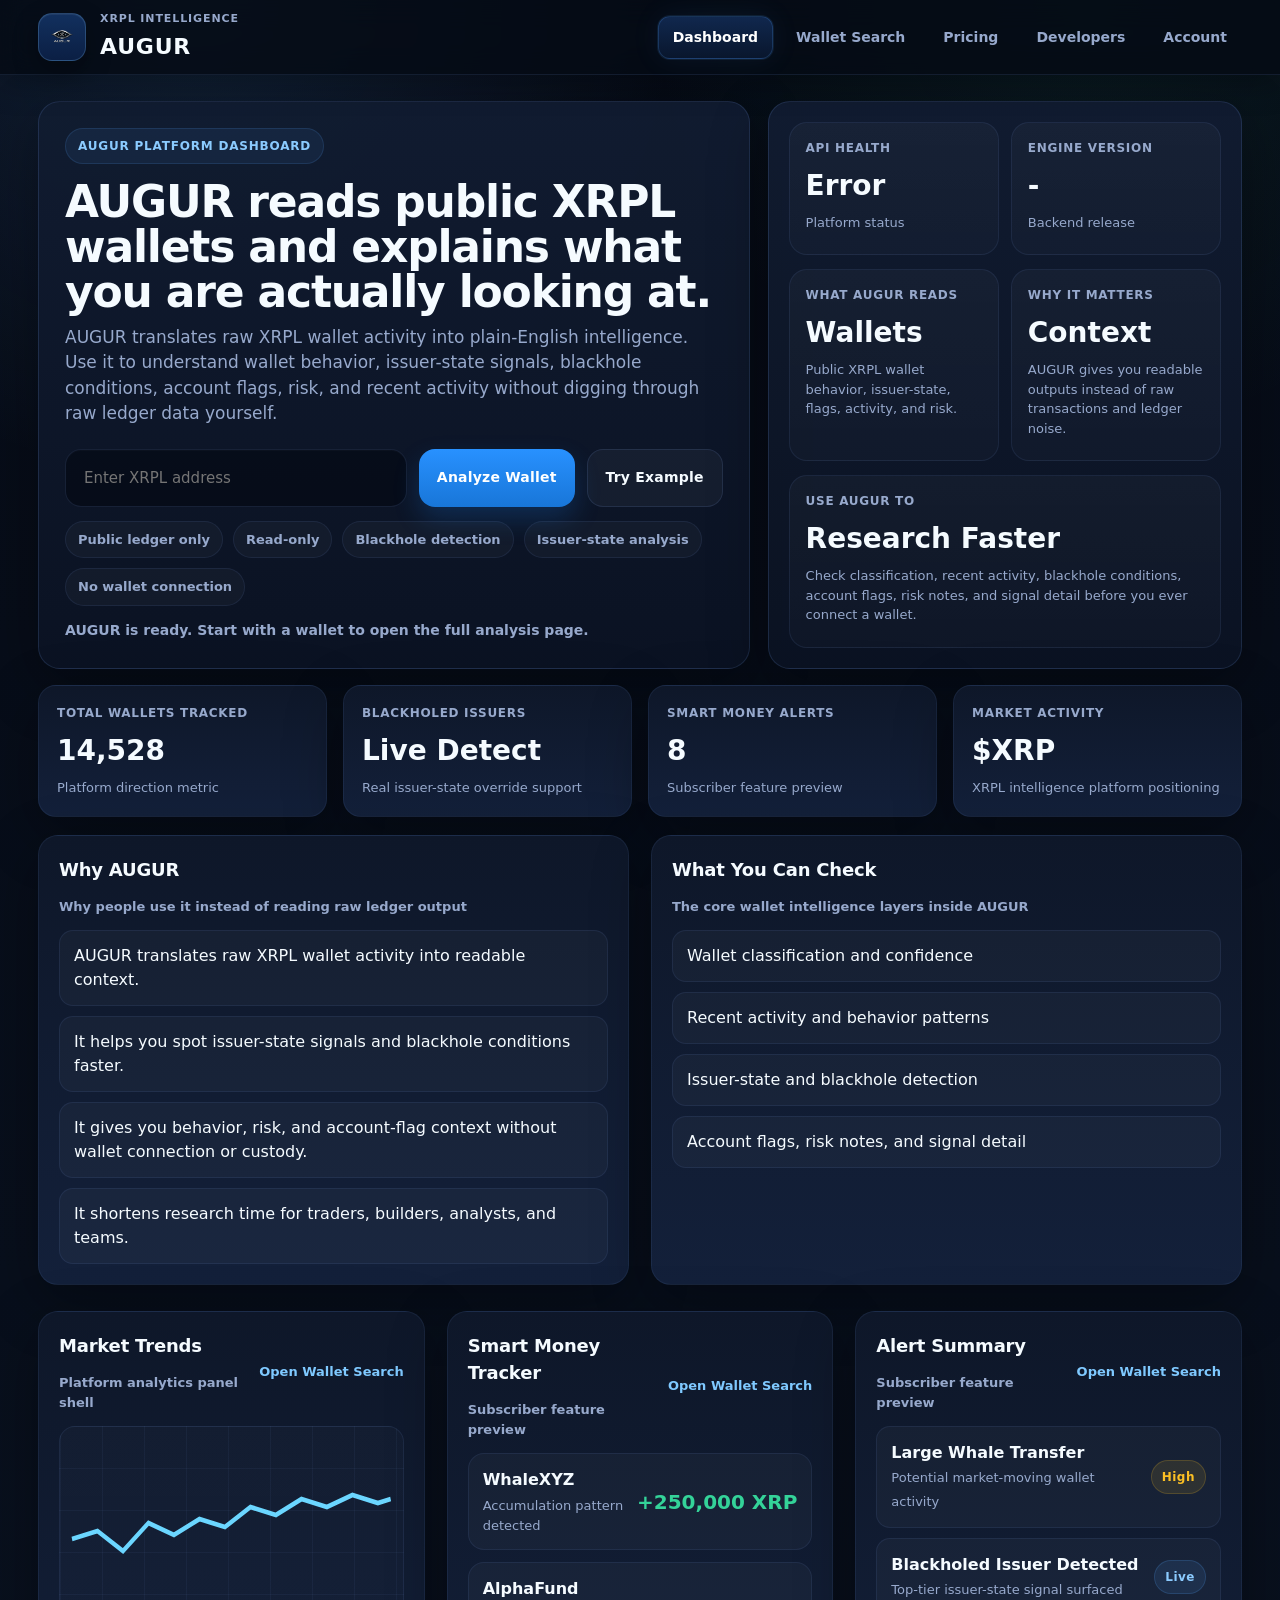
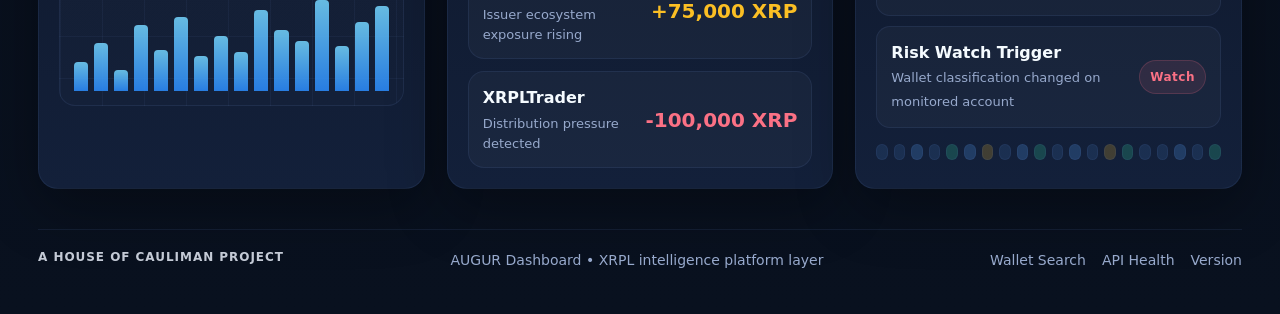
<file: dashboard/index.html>
<!DOCTYPE html>
<html lang="en">
<head>
  <meta charset="utf-8" />
  <meta name="viewport" content="width=device-width, initial-scale=1, maximum-scale=1, user-scalable=no" />
  <title>AUGUR Dashboard | XRPL Intelligence</title>
  <meta name="description" content="AUGUR dashboard for XRPL wallet intelligence, issuer-state detection, alerts, reports, and platform analytics." />
  <style>
    :root{
      --bg:#060b16;
      --bg-2:#09111f;
      --panel:#0e1729;
      --panel-2:#13203a;
      --panel-3:#0b1425;
      --line:rgba(108,145,214,.18);
      --line-soft:rgba(108,145,214,.10);
      --text:#edf3ff;
      --muted:#97a9cc;
      --blue:#57a6ff;
      --blue-2:#8bcbff;
      --green:#34d399;
      --amber:#fbbf24;
      --red:#fb7185;
      --shadow:0 18px 60px rgba(0,0,0,.32);
      --glow:0 0 0 1px rgba(87,166,255,.10), 0 0 30px rgba(87,166,255,.08);
      --radius:20px;
      --radius-sm:14px;
      --max:1440px;
    }

    *{box-sizing:border-box}

    html,body{
      margin:0;
      padding:0;
      color:var(--text);
      font:16px/1.5 Inter, ui-sans-serif, system-ui, -apple-system, Segoe UI, Roboto, Arial, sans-serif;
      background:
        radial-gradient(circle at 15% 0%, rgba(87,166,255,.14), transparent 22%),
        radial-gradient(circle at 85% 0%, rgba(52,211,153,.08), transparent 20%),
        linear-gradient(180deg,#040812 0%, #07101d 100%);
      min-height:100vh;
    }

    a{color:inherit;text-decoration:none}

    .wrap{
      max-width:var(--max);
      margin:0 auto;
      padding:0 18px;
    }

    .topbar{
      position:sticky;
      top:0;
      z-index:50;
      backdrop-filter:blur(14px);
      background:rgba(5,11,21,.84);
      border-bottom:1px solid rgba(118,156,228,.12);
      box-shadow:0 10px 30px rgba(0,0,0,.25);
    }

    .nav{
      min-height:74px;
      display:flex;
      align-items:center;
      justify-content:space-between;
      gap:16px;
      flex-wrap:wrap;
    }

    .brand{
      display:flex;
      align-items:center;
      gap:14px;
      font-weight:900;
      letter-spacing:.4px;
    }

    .brand-mark{
      width:48px;
      height:48px;
      border-radius:14px;
      display:grid;
      place-items:center;
      color:var(--blue-2);
      background:linear-gradient(180deg,#12305e,#0b1f44);
      border:1px solid rgba(139,203,255,.22);
      box-shadow:inset 0 1px 0 rgba(255,255,255,.06), 0 10px 26px rgba(0,0,0,.32);
      font-size:16px;
      font-weight:900;
    }

    .brand-mark img{
      width:100%;
      height:100%;
      object-fit:contain;
      padding:6px;
      display:block;
    }

    .brand-copy{
      display:flex;
      flex-direction:column;
      gap:2px;
    }

    .brand-copy small{
      color:var(--muted);
      font-size:11px;
      letter-spacing:.9px;
      text-transform:uppercase;
      font-weight:700;
    }

    .brand-copy span{
      font-size:22px;
      letter-spacing:.8px;
      font-weight:900;
    }

    .nav-links{
      display:flex;
      align-items:center;
      gap:8px;
      flex-wrap:wrap;
    }

    .nav-link{
      color:var(--muted);
      padding:10px 14px;
      border-radius:12px;
      font-size:14px;
      font-weight:700;
      border:1px solid transparent;
      transition:.15s ease;
    }

    .nav-link:hover{
      color:var(--text);
      background:rgba(255,255,255,.03);
      border-color:rgba(118,156,228,.10);
    }

    .nav-link.active{
      color:#fff;
      background:linear-gradient(180deg,rgba(38,88,173,.38),rgba(18,43,87,.38));
      border-color:rgba(87,166,255,.20);
      box-shadow:var(--glow);
    }

.mobile-nav{
  display:flex;
  gap:10px;
  overflow-x:auto;
  padding-bottom:6px;

  display:none;
  width:100%;
  gap:8px;
  padding-top:12px;
  border-top:1px solid rgba(118,156,228,.10);
}

.mobile-nav::-webkit-scrollbar{
  display:none;
}

.mobile-nav a{
  flex:0 0 auto;

  flex:0 0 auto;

  min-height:48px;
  display:flex;
  align-items:center;
  justify-content:center;
  text-align:center;
  padding:0 8px;
  border-radius:12px;
  text-decoration:none;
  color:var(--muted);
  background:rgba(255,255,255,.04);
  font-size:13px;
  font-weight:700;
}

.mobile-nav a:hover,
.mobile-nav a.active{
  color:var(--text);
  background:rgba(118,156,228,.12);
}

    .hero{
      padding:26px 0 18px;
    }

    .hero-grid{
      display:grid;
      grid-template-columns:1.2fr .8fr;
      gap:18px;
    }

    .panel{
      background:linear-gradient(180deg,rgba(17,28,49,.96),rgba(11,19,35,.96));
      border:1px solid var(--line);
      border-radius:22px;
      box-shadow:var(--shadow);
    }

    .hero-main{
      padding:26px;
    }

    .eyebrow{
      display:inline-flex;
      align-items:center;
      gap:8px;
      padding:8px 12px;
      border-radius:999px;
      background:rgba(87,166,255,.08);
      border:1px solid rgba(87,166,255,.14);
      color:var(--blue-2);
      font-size:12px;
      text-transform:uppercase;
      letter-spacing:.8px;
      font-weight:900;
    }

    h1{
      margin:16px 0 10px;
      font-size:44px;
      line-height:1.02;
      letter-spacing:-1.2px;
      max-width:880px;
    }

    .lede{
      margin:0;
      color:var(--muted);
      font-size:17px;
      max-width:820px;
    }

    .lookup{
      display:grid;
      grid-template-columns:minmax(0,1fr) auto auto;
      gap:12px;
      margin-top:22px;
    }

    .lookup input{
      height:58px;
      border-radius:16px;
      border:1px solid rgba(118,156,228,.14);
      background:rgba(5,11,21,.72);
      color:var(--text);
      outline:none;
      padding:0 18px;
      font-size:15px;
      box-shadow:inset 0 1px 0 rgba(255,255,255,.02);
    }

    .lookup input:focus{
      border-color:rgba(87,166,255,.40);
      box-shadow:0 0 0 4px rgba(87,166,255,.12);
    }

    .btn{
      height:58px;
      border-radius:16px;
      border:0;
      padding:0 18px;
      font-size:14px;
      font-weight:900;
      letter-spacing:.2px;
      cursor:pointer;
      transition:.15s ease;
      white-space:nowrap;
    }

    .btn:hover{transform:translateY(-1px)}

    .btn-primary{
      color:#fff;
      background:linear-gradient(180deg,#2891ff,#1876d8);
      box-shadow:0 12px 26px rgba(24,118,216,.24);
    }

    .btn-secondary{
      color:var(--text);
      background:rgba(255,255,255,.04);
      border:1px solid rgba(118,156,228,.14);
    }

    .status{
      margin-top:14px;
      min-height:22px;
      color:var(--muted);
      font-size:14px;
      font-weight:700;
    }

    .status.good{color:var(--green)}
    .status.warn{color:var(--amber)}
    .status.bad{color:var(--red)}

    .trust{
      display:flex;
      flex-wrap:wrap;
      gap:10px;
      margin-top:14px;
    }

    .pill{
      display:inline-flex;
      align-items:center;
      gap:8px;
      padding:8px 12px;
      border-radius:999px;
      background:rgba(255,255,255,.03);
      border:1px solid rgba(118,156,228,.10);
      color:var(--muted);
      font-size:13px;
      font-weight:700;
    }

    .hero-side{
      padding:20px;
      display:grid;
      gap:14px;
    }

    .mini-grid{
      display:grid;
      grid-template-columns:1fr 1fr;
      gap:12px;
    }

    .mini-card{
      background:linear-gradient(180deg,rgba(255,255,255,.03),rgba(255,255,255,.02));
      border:1px solid rgba(118,156,228,.10);
      border-radius:18px;
      padding:16px;
    }

    .mini-label{
      color:var(--muted);
      font-size:12px;
      text-transform:uppercase;
      letter-spacing:.7px;
      font-weight:800;
    }

    .mini-value{
      margin-top:8px;
      font-size:28px;
      font-weight:900;
    }

    .mini-sub{
      margin-top:6px;
      color:var(--muted);
      font-size:13px;
    }

    .row{
      display:grid;
      gap:16px;
      margin:16px 0 0;
    }

    .metric-row{
      grid-template-columns:repeat(4,minmax(0,1fr));
    }

    .metric{
      padding:18px;
      border-radius:18px;
      background:linear-gradient(180deg,var(--panel),var(--panel-2));
      border:1px solid var(--line-soft);
      box-shadow:var(--shadow);
    }

    .metric .label{
      color:var(--muted);
      font-size:12px;
      text-transform:uppercase;
      letter-spacing:.7px;
      font-weight:800;
    }

    .metric .value{
      margin-top:8px;
      font-size:28px;
      font-weight:900;
    }

    .metric .sub{
      margin-top:6px;
      color:var(--muted);
      font-size:13px;
    }

    .dashboard-grid{
      display:grid;
      grid-template-columns:1fr 1.35fr .95fr;
      gap:16px;
      margin:16px 0 22px;
    }

    .card{
      background:linear-gradient(180deg,var(--panel),var(--panel-2));
      border:1px solid var(--line-soft);
      border-radius:20px;
      box-shadow:var(--shadow);
      padding:20px;
      min-height:100%;
    }

    .card h3{
      margin:0 0 14px;
      font-size:18px;
      letter-spacing:-.2px;
    }

    .card-header{
      display:flex;
      align-items:center;
      justify-content:space-between;
      gap:12px;
      margin-bottom:14px;
    }

    .mini-link{
      color:#7fc9ff;
      font-size:13px;
      font-weight:800;
      text-decoration:none;
      white-space:nowrap;
    }

    .mini-link:hover{
      text-decoration:underline;
    }

    .card-header .subhead{
      color:var(--muted);
      font-size:13px;
      font-weight:700;
    }

    .stack{
      display:grid;
      gap:16px;
    }

    .wallet-summary{
      display:grid;
      gap:12px;
    }

    .wallet-chip{
      display:inline-flex;
      align-items:center;
      gap:10px;
      padding:8px 12px;
      border-radius:999px;
      background:rgba(87,166,255,.08);
      border:1px solid rgba(87,166,255,.14);
      color:var(--blue-2);
      font-size:13px;
      font-weight:800;
      width:max-content;
    }

    .kbd{
      display:block;
      font:12px/1.4 ui-monospace,SFMono-Regular,Menlo,Monaco,Consolas,monospace;
      color:#dfe9ff;
      padding:10px 12px;
      border-radius:12px;
      background:rgba(255,255,255,.03);
      border:1px solid rgba(118,156,228,.10);
      word-break:break-all;
    }

    .stat-list{
      display:grid;
      gap:10px;
    }

    .stat-line{
      display:flex;
      align-items:center;
      justify-content:space-between;
      gap:12px;
      padding:12px 0;
      border-bottom:1px solid rgba(118,156,228,.08);
    }

    .stat-line:last-child{border-bottom:0}

    .stat-line .name{
      color:var(--muted);
      font-size:14px;
      font-weight:700;
    }

    .stat-line .val{
      color:var(--text);
      font-size:16px;
      font-weight:900;
      text-align:right;
    }

    .badge{
      display:inline-flex;
      align-items:center;
      gap:8px;
      padding:8px 12px;
      border-radius:999px;
      font-size:12px;
      font-weight:900;
      letter-spacing:.5px;
      border:1px solid rgba(118,156,228,.14);
      background:rgba(255,255,255,.04);
      color:var(--text);
      width:max-content;
    }

    .badge.blue{background:rgba(87,166,255,.10);border-color:rgba(87,166,255,.18);color:var(--blue-2)}
    .badge.green{background:rgba(52,211,153,.10);border-color:rgba(52,211,153,.18);color:var(--green)}
    .badge.amber{background:rgba(251,191,36,.10);border-color:rgba(251,191,36,.18);color:var(--amber)}
    .badge.red{background:rgba(251,113,133,.10);border-color:rgba(251,113,133,.18);color:var(--red)}

    .badge-row{
      display:flex;
      flex-wrap:wrap;
      gap:10px;
    }

    .analysis-grid{
      display:grid;
      grid-template-columns:1fr 1fr;
      gap:14px;
    }

    .inner-card{
      background:rgba(255,255,255,.03);
      border:1px solid rgba(118,156,228,.10);
      border-radius:16px;
      padding:16px;
      min-height:220px;
    }

    .donut{
      width:220px;
      height:220px;
      margin:8px auto 0;
      border-radius:50%;
      background:
        radial-gradient(circle at center, #0c1526 0 31%, transparent 32%),
        conic-gradient(
          #4f8fff 0 31%,
          #4ecdc4 31% 47%,
          #f59e0b 47% 61%,
          #ef4444 61% 72%,
          #8b5cf6 72% 86%,
          #2dd4bf 86% 100%
        );
      box-shadow:inset 0 0 0 1px rgba(118,156,228,.12), 0 0 40px rgba(87,166,255,.08);
      position:relative;
    }

    .donut::after{
      content:"Portfolio";
      position:absolute;
      inset:0;
      display:grid;
      place-items:center;
      color:var(--text);
      font-size:14px;
      font-weight:900;
      letter-spacing:.5px;
    }

    .legend{
      display:grid;
      gap:8px;
      margin-top:16px;
    }

    .legend-line{
      display:flex;
      align-items:center;
      justify-content:space-between;
      gap:12px;
      font-size:13px;
      color:var(--muted);
    }

    .legend-left{
      display:flex;
      align-items:center;
      gap:8px;
    }

    .dot{
      width:10px;
      height:10px;
      border-radius:50%;
      flex:0 0 auto;
    }

    .list{
      list-style:none;
      margin:0;
      padding:0;
      display:grid;
      gap:10px;
    }

    .list li{
      padding:13px 14px;
      border-radius:14px;
      background:rgba(255,255,255,.03);
      border:1px solid rgba(118,156,228,.10);
      color:var(--text);
    }

    .list li small{
      display:block;
      margin-top:5px;
      color:var(--muted);
    }

    .tracker-list{
      display:grid;
      gap:10px;
    }

    .tracker-item{
      padding:14px;
      border-radius:16px;
      background:rgba(255,255,255,.03);
      border:1px solid rgba(118,156,228,.10);
      display:grid;
      grid-template-columns:1fr auto;
      gap:12px;
      align-items:center;
    }

    .tracker-item strong{
      display:block;
      font-size:16px;
    }

    .tracker-item span{
      display:block;
      color:var(--muted);
      font-size:13px;
      margin-top:4px;
    }

    .tracker-item .flow{
      font-size:20px;
      font-weight:900;
      white-space:nowrap;
    }

    .flow.pos{color:var(--green)}
    .flow.neg{color:var(--red)}
    .flow.warn{color:var(--amber)}

    .chart-shell{
      min-height:260px;
      border-radius:16px;
      border:1px solid rgba(118,156,228,.10);
      background:
        linear-gradient(180deg,rgba(255,255,255,.02),rgba(255,255,255,.01)),
        linear-gradient(90deg,rgba(118,156,228,.06) 1px, transparent 1px),
        linear-gradient(0deg,rgba(118,156,228,.06) 1px, transparent 1px);
      background-size:auto, 42px 42px, 42px 42px;
      padding:14px;
      position:relative;
      overflow:hidden;
    }

    .chart-bars{
      position:absolute;
      left:14px;
      right:14px;
      bottom:14px;
      height:120px;
      display:flex;
      align-items:flex-end;
      gap:6px;
    }

    .chart-bars span{
      flex:1;
      border-radius:4px 4px 0 0;
      background:linear-gradient(180deg,#75d6ff,#2b8dff);
      opacity:.85;
    }

    .chart-line{
      position:absolute;
      left:12px;
      right:12px;
      top:40px;
      height:120px;
      pointer-events:none;
    }

    .chart-line svg{
      width:100%;
      height:100%;
      overflow:visible;
    }

    .alert-grid{
      display:grid;
      gap:10px;
    }

    .alert-item{
      padding:14px;
      border-radius:14px;
      background:rgba(255,255,255,.03);
      border:1px solid rgba(118,156,228,.10);
      display:flex;
      align-items:center;
      justify-content:space-between;
      gap:14px;
    }

    .alert-item strong{display:block}
    .alert-item span{
      color:var(--muted);
      font-size:13px;
    }

    .alert-badge{
      font-size:12px;
      font-weight:900;
      padding:7px 10px;
      border-radius:999px;
      white-space:nowrap;
    }

    .heat{
      display:grid;
      grid-template-columns:repeat(20,1fr);
      gap:6px;
      margin-top:6px;
    }

    .heat span{
      height:16px;
      border-radius:6px;
      background:rgba(87,166,255,.12);
      box-shadow:inset 0 0 0 1px rgba(118,156,228,.08);
    }

    .heat span:nth-child(3n){background:rgba(87,166,255,.22)}
    .heat span:nth-child(5n){background:rgba(52,211,153,.22)}
    .heat span:nth-child(7n){background:rgba(251,191,36,.20)}

    .report-grid{
      display:grid;
      grid-template-columns:1.1fr .9fr;
      gap:16px;
      margin-bottom:26px;
    }

    .signal-table{
      width:100%;
      border-collapse:collapse;
      overflow:hidden;
      border-radius:16px;
      background:rgba(255,255,255,.02);
      border:1px solid rgba(118,156,228,.10);
    }

    .signal-table th,
    .signal-table td{
      padding:14px 12px;
      border-bottom:1px solid rgba(118,156,228,.08);
      text-align:left;
      vertical-align:top;
      font-size:14px;
    }

    .signal-table th{
      color:#dfe9ff;
      font-size:12px;
      text-transform:uppercase;
      letter-spacing:.7px;
      background:rgba(255,255,255,.03);
    }

    .signal-table td{color:var(--muted)}
    .signal-table td strong{color:var(--text)}
    .signal-table tr:last-child td{border-bottom:0}

    .empty{
      color:var(--muted);
      padding:14px;
      border-radius:14px;
      background:rgba(255,255,255,.03);
      border:1px dashed rgba(118,156,228,.10);
    }

    .footer{
      padding:18px 0 42px;
      color:var(--muted);
      font-size:14px;
    }

    .footer-inner{
      padding-top:18px;
      border-top:1px solid rgba(118,156,228,.10);
      display:flex;
      align-items:center;
      justify-content:space-between;
      gap:14px;
      flex-wrap:wrap;
    }

    .footer-links{
      display:flex;
      gap:16px;
      flex-wrap:wrap;
    }

    .footer-links a{color:var(--muted)}
    .footer-links a:hover{color:var(--text)}

    @media (max-width:1260px){
      .dashboard-grid{
        grid-template-columns:1fr;
      }
      .report-grid{
        grid-template-columns:1fr;
      }
      .hero-grid{
        grid-template-columns:1fr;
      }
      .metric-row{
        }
    }

@media (max-width:760px){
  .wrap{padding:0 14px}
  .nav-links{display:none}
  .mobile-nav{
    display:flex;
    gap:10px;
    overflow-x:auto;
    padding-bottom:6px;
  }
      .metric-row{grid-template-columns:repeat(2,minmax(0,1fr));gap:10px}
      .lookup{grid-template-columns:1fr}
      .analysis-grid{grid-template-columns:1fr}
      .mini-grid{grid-template-columns:repeat(2,minmax(0,1fr));gap:8px}
      .mini-card{padding:10px;border-radius:12px}
      .hero-main{padding:12px}
      .hero-side{display:none}
      .mini-label{font-size:10px;letter-spacing:.08em}
      .mini-value{margin-top:4px;font-size:18px}
      .mini-sub{margin-top:4px;font-size:11px;line-height:1.35}
      .metric{padding:10px;border-radius:12px}
      .metric .label{font-size:9px;letter-spacing:.08em}
      .metric .value{margin-top:3px;font-size:16px}
      .metric .sub{margin-top:3px;font-size:10px;line-height:1.3}
      h1{font-size:30px}
      .brand-copy span{font-size:18px}
    }

@media (max-width: 760px) {
  html, body {
    overflow-x: hidden;
  }

  body {
    width: 100%;
  }

  main,
  section,
  .dashboard-grid,
  .report-grid,
  .stack,
  .card,
  .analysis-grid,
  .wallet-summary,
  .stat-list,
  .chart-shell,
  .tracker-list,
  .alert-grid,
  .footer-inner {
    min-width: 0;
    max-width: 100%;
  }

  .dashboard-grid,
  .report-grid,
  .analysis-grid {
    grid-template-columns: 1fr !important;
  }

  .stack {
    width: 100%;
  }

  .card {
    width: 100%;
    box-sizing: border-box;
    overflow: hidden;
  }

  .wallet-summary,
  .badge-row,
  .legend,
  .tracker-item,
  .alert-item,
  .stat-line,
  .legend-line {
    min-width: 0;
    flex-wrap: wrap;
  }

  .kbd,
  #walletAddress {
    display: block;
    max-width: 100%;
    overflow-wrap: anywhere;
    word-break: break-word;
  }

  .signal-table {
    width: 100%;
    table-layout: fixed;
    border-collapse: collapse;
  }

  .signal-table th,
  .signal-table td {
    white-space: normal;
    word-break: break-word;
    overflow-wrap: anywhere;
    vertical-align: top;
  }

  .signal-table th:nth-child(1),
  .signal-table td:nth-child(1) {
    width: 22%;
  }

  .signal-table th:nth-child(2),
  .signal-table td:nth-child(2) {
    width: 18%;
  }

  .signal-table th:nth-child(3),
  .signal-table td:nth-child(3) {
    width: 18%;
  }

  .signal-table th:nth-child(4),
  .signal-table td:nth-child(4) {
    width: 42%;
  }

  .signal-table td[colspan="4"] {
    padding: 14px 10px !important;
    min-height: 0 !important;
    height: auto !important;
    line-height: 1.4;
  }

  #signalsBody tr,
  #signalsBody td {
    height: auto !important;
  }

  .card[style*="margin-bottom:26px"] {
    margin-bottom: 18px !important;
  }

  .card > div[style*="overflow:auto"] {
    overflow-x: auto;
    overflow-y: visible;
    -webkit-overflow-scrolling: touch;
  }
}

    @media (min-width: 981px){
    .report-grid{
      display:grid;
      grid-template-columns:repeat(2,minmax(0,1fr));
      gap:22px;
      align-items:stretch;
    }

    .report-grid > .stack{
      display:contents;
    }

    .dashboard-grid{
      display:grid;
      grid-template-columns:repeat(3,minmax(0,1fr));
      gap:22px;
      align-items:stretch;
    }

    .dashboard-grid > .stack{
      display:contents;
    }
    .chart-shell{
      min-height:280px;
    }

    .tracker-list{
      gap:12px;
    }

    .tracker-item{
      min-height:74px;
    }

    .dashboard-grid .card{
      min-height:420px;
    }

    .metric-row{
      align-items:stretch;
    }

    .metric-row .metric{
      min-height:132px;
    }
  }


.house-line{
  margin-bottom:6px;
  color:rgba(238,244,255,.82);
  font-size:12px;
  font-weight:800;
  letter-spacing:.08em;
  text-transform:uppercase;
}

</style>

  <!-- favicon: AUGUR -->
  <link rel="icon" href="/assets/favicons/augur/favicon.ico" sizes="any" />
  <link rel="icon" type="image/png" sizes="32x32" href="/assets/favicons/augur/favicon-32x32.png" />
  <link rel="icon" type="image/png" sizes="16x16" href="/assets/favicons/augur/favicon-16x16.png" />
  <link rel="apple-touch-icon" sizes="180x180" href="/assets/favicons/augur/apple-touch-icon.png" />
  <meta name="apple-mobile-web-app-title" content="AUGUR" />
  <meta name="application-name" content="AUGUR" />
  <link rel="stylesheet" href="/assets/css/augur.css">
</head>
<body>
  <div class="topbar">
    <div class="wrap">
      <div class="nav">
        <a class="brand" href="/">
          <div class="brand-mark"><img src="/assets/augur_logo.webp" alt="AUGUR logo" onerror="this.onerror=null;this.src='/assets/augur_logo.png';" /></div>
          <div class="brand-copy">
            <small>XRPL Intelligence</small>
            <span>AUGUR</span>
          </div>
        </a>

<div class="nav-links">
  <a class="nav-link active" href="/">Dashboard</a>
  <a class="nav-link" href="/wallet/">Wallet Search</a>
  <a class="nav-link" href="/pricing.html">Pricing</a>
  <a class="nav-link" href="/developers.html">Developers</a>
  <a class="nav-link" href="/account/">Account</a>
</div>

  <button class="mobile-nav-toggle" type="button" aria-expanded="false">Menu ▾</button>
<div class="mobile-nav">
  <a class="active" href="/">Dashboard</a>
  <a href="/wallet/">Wallet Search</a>
  <a href="/pricing.html">Pricing</a>
  <a href="/developers.html">Developers</a>
  <a href="/whales/">Whales</a>
  <a href="/account/">Account</a>
  <a class="battlefield-link" href="/battlefield/">Battlefield</a>
</div>
      </div>
    </div>
  </div>

  <main class="wrap">
    <section class="hero">
      <div class="hero-grid">
        <div class="panel hero-main">
          <div class="eyebrow">AUGUR Platform Dashboard</div>
          <h1>AUGUR reads public XRPL wallets and explains what you are actually looking at.</h1>
          <p class="lede">
            AUGUR translates raw XRPL wallet activity into plain-English intelligence. Use it to understand wallet behavior, issuer-state signals, blackhole conditions, account flags, risk, and recent activity without digging through raw ledger data yourself.
          </p>

          <div class="lookup">
            <input id="walletInput" type="text" placeholder="Enter XRPL address" autocomplete="off" spellcheck="false" />
            <button id="analyzeBtn" class="btn btn-primary" type="button">Analyze Wallet</button>
            <button id="exampleBtn" class="btn btn-secondary" type="button">Try Example</button>
          </div>

          <div class="trust">
            <span class="pill">Public ledger only</span>
            <span class="pill">Read-only</span>
            <span class="pill">Blackhole detection</span>
            <span class="pill">Issuer-state analysis</span>
            <span class="pill">No wallet connection</span>
          </div>

          <div id="status" class="status">AUGUR is ready. Start with a wallet to open the full analysis page.</div>
        </div>

        <div class="panel hero-side">
          <div class="mini-grid">
            <div class="mini-card">
              <div class="mini-label">API Health</div>
              <div id="apiHealthValue" class="mini-value">Live</div>
              <div class="mini-sub">Platform status</div>
            </div>
            <div class="mini-card">
              <div class="mini-label">Engine Version</div>
              <div id="apiVersionValue" class="mini-value">-</div>
              <div class="mini-sub">Backend release</div>
            </div>
          </div>

          <div class="mini-grid">
            <div class="mini-card">
              <div class="mini-label">What AUGUR Reads</div>
              <div class="mini-value">Wallets</div>
              <div class="mini-sub">Public XRPL wallet behavior, issuer-state, flags, activity, and risk.</div>
            </div>
            <div class="mini-card">
              <div class="mini-label">Why It Matters</div>
              <div class="mini-value">Context</div>
              <div class="mini-sub">AUGUR gives you readable outputs instead of raw transactions and ledger noise.</div>
            </div>
          </div>

          <div class="mini-card">
            <div class="mini-label">Use AUGUR To</div>
            <div class="mini-value">Research Faster</div>
            <div class="mini-sub">
              Check classification, recent activity, blackhole conditions, account flags, risk notes, and signal detail before you ever connect a wallet.
            </div>
          </div>
        </div>
      </div>

      <div class="row metric-row">
        <div class="metric">
          <div class="label">Total Wallets Tracked</div>
          <div class="value">14,528</div>
          <div class="sub">Platform direction metric</div>
        </div>
        <div class="metric">
          <div class="label">Blackholed Issuers</div>
          <div class="value">Live Detect</div>
          <div class="sub">Real issuer-state override support</div>
        </div>
        <div class="metric">
          <div class="label">Smart Money Alerts</div>
          <div class="value">8</div>
          <div class="sub">Subscriber feature preview</div>
        </div>
        <div class="metric">
          <div class="label">Market Activity</div>
          <div class="value">$XRP</div>
          <div class="sub">XRPL intelligence platform positioning</div>
        </div>
      </div>
    </section>

    <section class="report-grid">
      <div class="stack">
        <div class="card">
          <div class="card-header">
            <div>
              <h3>Why AUGUR</h3>
              <div class="subhead">Why people use it instead of reading raw ledger output</div>
            </div>
          </div>
          <ul class="list">
            <li>AUGUR translates raw XRPL wallet activity into readable context.</li>
            <li>It helps you spot issuer-state signals and blackhole conditions faster.</li>
            <li>It gives you behavior, risk, and account-flag context without wallet connection or custody.</li>
            <li>It shortens research time for traders, builders, analysts, and teams.</li>
          </ul>
        </div>

        <div class="card">
          <div class="card-header">
            <div>
              <h3>What You Can Check</h3>
              <div class="subhead">The core wallet intelligence layers inside AUGUR</div>
            </div>
          </div>
          <ul class="list">
            <li>Wallet classification and confidence</li>
            <li>Recent activity and behavior patterns</li>
            <li>Issuer-state and blackhole detection</li>
            <li>Account flags, risk notes, and signal detail</li>
          </ul>
        </div>

      </div>
    </section>

    <section class="dashboard-grid">
      <div class="stack">
        <div class="card">
          <div class="card-header">
            <div>
              <h3>Market Trends</h3>
              <div class="subhead">Platform analytics panel shell</div>
            </div>
            <a class="mini-link" href="/wallet/">Open Wallet Search</a>
          </div>

          <div class="chart-shell">
            <div class="chart-line">
              <svg viewBox="0 0 100 30" preserveAspectRatio="none">
                <polyline fill="none" stroke="#6bd6ff" stroke-width="1.2"
                  points="0,18 8,16 16,21 24,14 32,17 40,13 48,15 56,10 64,12 72,8 80,10 88,7 96,9 100,8"></polyline>
              </svg>
            </div>
            <div class="chart-bars">
              <span style="height:24%"></span>
              <span style="height:40%"></span>
              <span style="height:18%"></span>
              <span style="height:55%"></span>
              <span style="height:34%"></span>
              <span style="height:62%"></span>
              <span style="height:29%"></span>
              <span style="height:46%"></span>
              <span style="height:33%"></span>
              <span style="height:68%"></span>
              <span style="height:51%"></span>
              <span style="height:42%"></span>
              <span style="height:76%"></span>
              <span style="height:38%"></span>
              <span style="height:58%"></span>
              <span style="height:71%"></span>
            </div>
          </div>
        </div>
      </div>

      <div class="stack">
        <div class="card">
          <div class="card-header">
            <div>
              <h3>Smart Money Tracker</h3>
              <div class="subhead">Subscriber feature preview</div>
            </div>
            <a class="mini-link" href="/wallet/">Open Wallet Search</a>
          </div>

          <div class="tracker-list">
            <div class="tracker-item">
              <div>
                <strong>WhaleXYZ</strong>
                <span>Accumulation pattern detected</span>
              </div>
              <div class="flow pos">+250,000 XRP</div>
            </div>
            <div class="tracker-item">
              <div>
                <strong>AlphaFund</strong>
                <span>Issuer ecosystem exposure rising</span>
              </div>
              <div class="flow warn">+75,000 XRP</div>
            </div>
            <div class="tracker-item">
              <div>
                <strong>XRPLTrader</strong>
                <span>Distribution pressure detected</span>
              </div>
              <div class="flow neg">-100,000 XRP</div>
            </div>
          </div>
        </div>

        <div id="alertsPanel" class="card">
          <div class="card-header">
            <div>
              <h3>Alert Summary</h3>
              <div class="subhead">Subscriber feature preview</div>
            </div>
            <a class="mini-link" href="/wallet/">Open Wallet Search</a>
          </div>

          <div class="alert-grid">
            <div class="alert-item">
              <div>
                <strong>Large Whale Transfer</strong>
                <span>Potential market-moving wallet activity</span>
              </div>
              <div class="alert-badge badge amber">High</div>
            </div>
            <div class="alert-item">
              <div>
                <strong>Blackholed Issuer Detected</strong>
                <span>Top-tier issuer-state signal surfaced</span>
              </div>
              <div class="alert-badge badge blue">Live</div>
            </div>
            <div class="alert-item">
              <div>
                <strong>Risk Watch Trigger</strong>
                <span>Wallet classification changed on monitored account</span>
              </div>
              <div class="alert-badge badge red">Watch</div>
            </div>
          </div>

          <div class="heat" style="margin-top:16px">
            <span></span><span></span><span></span><span></span><span></span>
            <span></span><span></span><span></span><span></span><span></span>
            <span></span><span></span><span></span><span></span><span></span>
            <span></span><span></span><span></span><span></span><span></span>
          </div>
        </div>
      </div>
    </section>


    <footer class="footer">
      <div class="footer-inner">
        <div class="house-line"><a href="https://houseofcauliman.com">A House of Cauliman Project</a></div>
        <div>AUGUR Dashboard • XRPL intelligence platform layer</div>
        <div class="footer-links">
          <a href="/">Wallet Search</a>
          <a href="https://api.augurxrpl.com/api/health" target="_blank" rel="noopener">API Health</a>
          <a href="https://api.augurxrpl.com/api/version" target="_blank" rel="noopener">Version</a>
        </div>
      </div>
    </footer>
  </main>

  <script>
    const API_BASE = "https://api.augurxrpl.com";
    const EXAMPLE_WALLET = "rwCq6TENSo3Hh9LKipXnLaxaeXBXKubqki";

    const walletInput = document.getElementById("walletInput");
    const analyzeBtn = document.getElementById("analyzeBtn");
    const exampleBtn = document.getElementById("exampleBtn");
    const statusEl = document.getElementById("status");

    const apiHealthValue = document.getElementById("apiHealthValue");
    const apiVersionValue = document.getElementById("apiVersionValue");

    const walletAddress = document.getElementById("walletAddress");
    const walletClassPill = document.getElementById("walletClassPill");
    const confidencePill = document.getElementById("confidencePill");
    const activityPill = document.getElementById("activityPill");

    const walletIdentity = document.getElementById("walletIdentity");
    const walletBalance = document.getElementById("walletBalance");
    const walletTx = document.getElementById("walletTx");
    const walletRisk = document.getElementById("walletRisk");
    const walletTrustlines = document.getElementById("walletTrustlines");
    const walletOwnerCount = document.getElementById("walletOwnerCount");

    const legendBalance = document.getElementById("legendBalance");
    const legendTrustlines = document.getElementById("legendTrustlines");
    const legendOwners = document.getElementById("legendOwners");
    const legendTx = document.getElementById("legendTx");

    const behaviorList = document.getElementById("behaviorList");
    const recentActivityList = document.getElementById("recentActivityList");
    const statementList = document.getElementById("statementList");
    const accountFlagsList = document.getElementById("accountFlagsList");
    const riskFlagsRow = document.getElementById("riskFlagsRow");
    const riskNotesList = document.getElementById("riskNotesList");
    const signalsBody = document.getElementById("signalsBody");

    function setStatus(text, type = "") {
      statusEl.className = "status" + (type ? " " + type : "");
      statusEl.textContent = text;
    }

    function escapeHtml(value) {
      return String(value ?? "")
        .replaceAll("&", "&amp;")
        .replaceAll("<", "&lt;")
        .replaceAll(">", "&gt;")
        .replaceAll('"', "&quot;")
        .replaceAll("'", "&#39;");
    }

    function formatValue(value) {
      if (value === null || value === undefined || value === "") return "—";
      if (typeof value === "boolean") return value ? "True" : "False";
      return String(value);
    }

    function badgeClassForRisk(level) {
      if (level === "Low") return "badge green";
      if (level === "Moderate") return "badge amber";
      return "badge red";
    }

    function badgeClassForActivity(level) {
      if (level === "High") return "badge blue";
      if (level === "Medium") return "badge amber";
      return "badge";
    }

    function renderList(target, items, emptyText) {
      if (!items || !items.length) {
        target.innerHTML = `<li class="empty">${escapeHtml(emptyText)}</li>`;
        return;
      }

      target.innerHTML = items.map((item) => {
        if (typeof item === "string") {
          return `<li>${escapeHtml(item)}</li>`;
        }
        const line = item.line || item.label || "";
        const sub = item.sub || item.note || "";
        return `<li>${escapeHtml(line)}${sub ? `<small>${escapeHtml(sub)}</small>` : ""}</li>`;
      }).join("");
    }

    function renderBadgeRow(target, items, emptyText, className = "") {
      if (!items || !items.length) {
        target.innerHTML = `<div class="empty">${escapeHtml(emptyText)}</div>`;
        return;
      }
      target.innerHTML = items.map((item) => {
        const cls = className ? `badge ${className}` : "badge";
        return `<span class="${cls}">${escapeHtml(item)}</span>`;
      }).join("");
    }

    function renderSignals(signals) {
      if (!signals || !signals.length) {
        signalsBody.innerHTML = `<tr><td colspan="4" class="empty">No signal data available.</td></tr>`;
        return;
      }

      signalsBody.innerHTML = signals.map((signal) => `
        <tr>
          <td><strong>${escapeHtml(signal.label || signal.key)}</strong></td>
          <td>${escapeHtml(signal.category)}</td>
          <td>${escapeHtml(formatValue(signal.value))}</td>
          <td>${escapeHtml(signal.interpretation || "")}</td>
        </tr>
      `).join("");
    }

    function renderReport(data) {
      walletAddress.textContent = data.address || "—";

      walletClassPill.className = "badge blue";
      walletClassPill.textContent = data.classification || "Unknown";

      confidencePill.className = "badge";
      confidencePill.textContent = `Confidence ${formatValue(data.confidence)}`;

      activityPill.className = badgeClassForActivity(data.activityLevel);
      activityPill.textContent = `Activity ${formatValue(data.activityLevel)}`;

      walletBalance.textContent = `${formatValue(data.balanceXRP)} XRP`;
      walletTx.textContent = formatValue(data.recentTxCount);
      walletRisk.textContent = data.risk?.level || "—";
      walletTrustlines.textContent = formatValue(data.trustlines);
      walletOwnerCount.textContent = formatValue(data.ownerCount);

      legendBalance.textContent = `${formatValue(data.balanceXRP)} XRP`;
      legendTrustlines.textContent = formatValue(data.trustlines);
      legendOwners.textContent = formatValue(data.ownerCount);
      legendTx.textContent = formatValue(data.recentTxCount);

      const identityItems = data.identitySignals && data.identitySignals.length
        ? data.identitySignals
        : [
            data.blackholeStatus ? "blackholeStatus" : "",
            data.issuerLike ? "issuerLike" : ""
          ].filter(Boolean);

      renderBadgeRow(
        walletIdentity,
        identityItems,
        "No strong identity signals surfaced for this wallet yet.",
        "blue"
      );

      const behaviorItems = [];
      behaviorItems.push({ line: `Classification: ${data.classification || "—"}` });
      behaviorItems.push({ line: `Activity level: ${data.activityLevel || "—"}` });
      behaviorItems.push({ line: `Risk level: ${data.risk?.level || "—"}` });

      (data.activity?.summary || []).forEach(line => {
        behaviorItems.push({ line });
      });

      renderList(behaviorList, behaviorItems, "No behavior data available.");

      const recentItems = [];
      recentItems.push({ line: `Sampled recent transactions: ${formatValue(data.recentTxCount)}` });
      recentItems.push({ line: `Trustlines observed: ${formatValue(data.trustlines)}` });
      recentItems.push({ line: `Owner objects observed: ${formatValue(data.ownerCount)}` });

      if (data.blackholeStatus) {
        recentItems.push({ line: "Top-tier blackhole signal detected." });
      }

      if (data.issuerLike) {
        recentItems.push({ line: "Issuer-like trustline pattern detected." });
      }

      renderList(recentActivityList, recentItems, "No recent activity summary available.");

      renderList(
        statementList,
        (data.statement || []).map(line => ({ line })),
        "No report statement available."
      );

      const accountFlagItems = [
        { line: `Master key disabled: ${data.accountFlags?.masterKeyDisabled ? "True" : "False"}` },
        { line: `RegularKey: ${data.accountFlags?.regularKey || "None"}` },
        { line: `RegularKey looks blackholed: ${data.accountFlags?.regularKeyLooksBlackholed ? "True" : "False"}` }
      ];

      renderList(accountFlagsList, accountFlagItems, "No account flag data.");

      const riskFlags = data.risk?.flags || [];
      renderBadgeRow(
        riskFlagsRow,
        riskFlags,
        "No explicit risk flags returned for this wallet.",
        data.risk?.level === "Low" ? "green" : data.risk?.level === "Moderate" ? "amber" : "red"
      );

      renderList(
        riskNotesList,
        (data.risk?.notes || []).map(note => ({ line: note })),
        "No additional risk notes."
      );

      renderSignals(data.signals || []);
    }

    function analyzeWallet() {
      const address = walletInput.value.trim();

      if (!address) {
        setStatus("Enter an XRPL wallet address first.", "warn");
        walletInput.focus();
        return;
      }

      window.location.href = `/wallet/?address=${encodeURIComponent(address)}`;
    }

    async function loadApiMeta() {
      try {
        const [healthRes, versionRes] = await Promise.all([
          fetch(`${API_BASE}/api/health`, { headers: { "Accept": "application/json" } }),
          fetch(`${API_BASE}/api/version`, { headers: { "Accept": "application/json" } })
        ]);

        const health = await healthRes.json();
        const version = await versionRes.json();

        apiHealthValue.textContent = health.ok ? "Live" : "Issue";
        apiVersionValue.textContent = version.version || "-";
      } catch (error) {
        apiHealthValue.textContent = "Error";
        apiVersionValue.textContent = "-";
      }
    }

    analyzeBtn.addEventListener("click", analyzeWallet);

    walletInput.addEventListener("keydown", (e) => {
      if (e.key === "Enter") analyzeWallet();
    });

    exampleBtn.addEventListener("click", () => {
      walletInput.value = EXAMPLE_WALLET;
      analyzeWallet();
    });

    loadApiMeta();
  </script>

<script>
(function () {
  function isMobile() {
    return window.matchMedia("(max-width: 760px)").matches;
  }

  function applyMobileReportOrder() {
    if (!isMobile()) return;

    const dashboardGrid = document.querySelector(".dashboard-grid");
    const reportGrid = document.querySelector(".report-grid");
    const signalSection = findSignalSection();

    if (!dashboardGrid || !reportGrid || !signalSection) return;
    if (dashboardGrid.dataset.mobileReordered === "1") return;

    const stacks = dashboardGrid.querySelectorAll(":scope > .stack");
    if (stacks.length < 3) return;

    const stack1 = stacks[0];
    const stack2 = stacks[1];
    const stack3 = stacks[2];

    dashboardGrid.appendChild(stack1);
    dashboardGrid.appendChild(reportGrid);
    dashboardGrid.appendChild(signalSection);
    dashboardGrid.appendChild(stack2);
    dashboardGrid.appendChild(stack3);

    dashboardGrid.dataset.mobileReordered = "1";
  }

  if (document.readyState === "loading") {
    document.addEventListener("DOMContentLoaded", applyMobileReportOrder);
  } else {
    applyMobileReportOrder();
  }
})();
</script>

<script>
</script>
<script>
const mobileNavToggle=document.querySelector(".mobile-nav-toggle");
const mobileNav=document.querySelector(".mobile-nav");
mobileNavToggle?.addEventListener("click",()=>{
  const open=mobileNav.classList.toggle("open");
  mobileNavToggle.setAttribute("aria-expanded",String(open));
  mobileNavToggle.textContent=open?"Menu ▴":"Menu ▾";
});
</script>
</body>
</html>
</file>
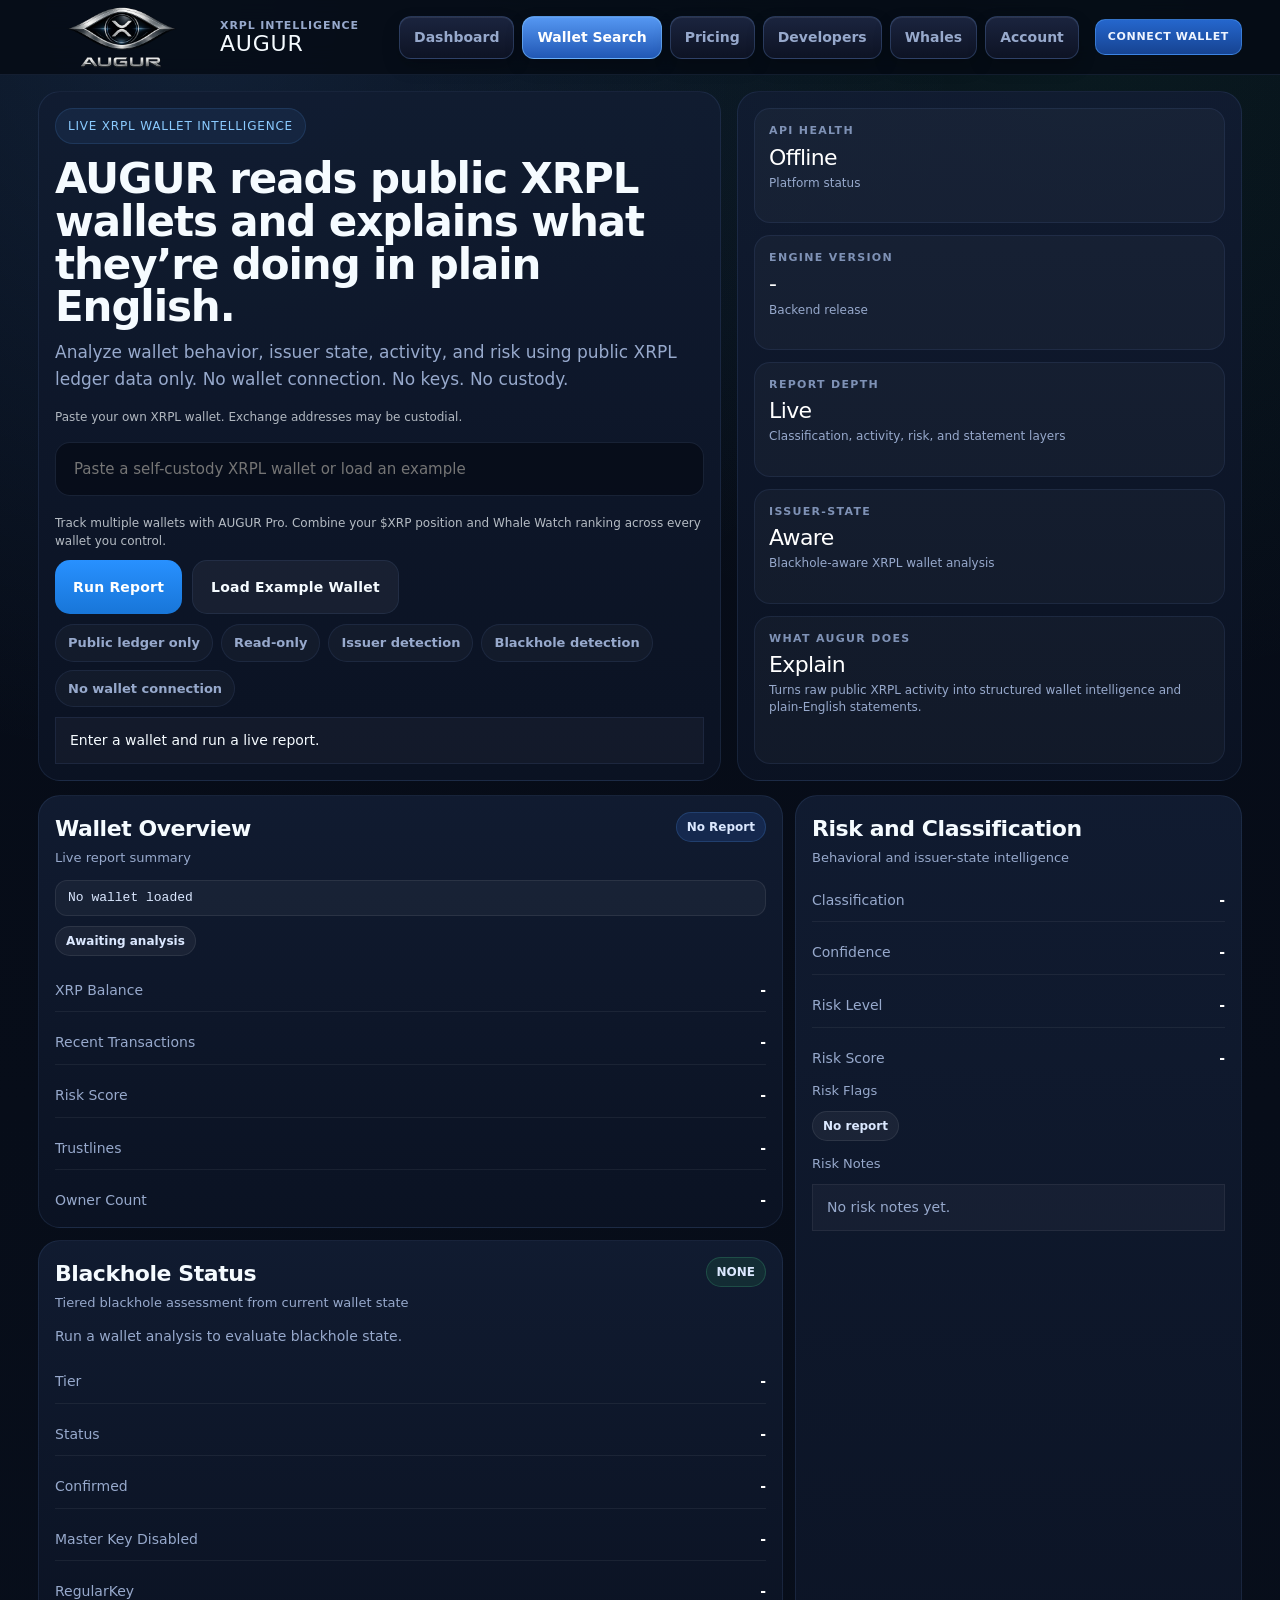
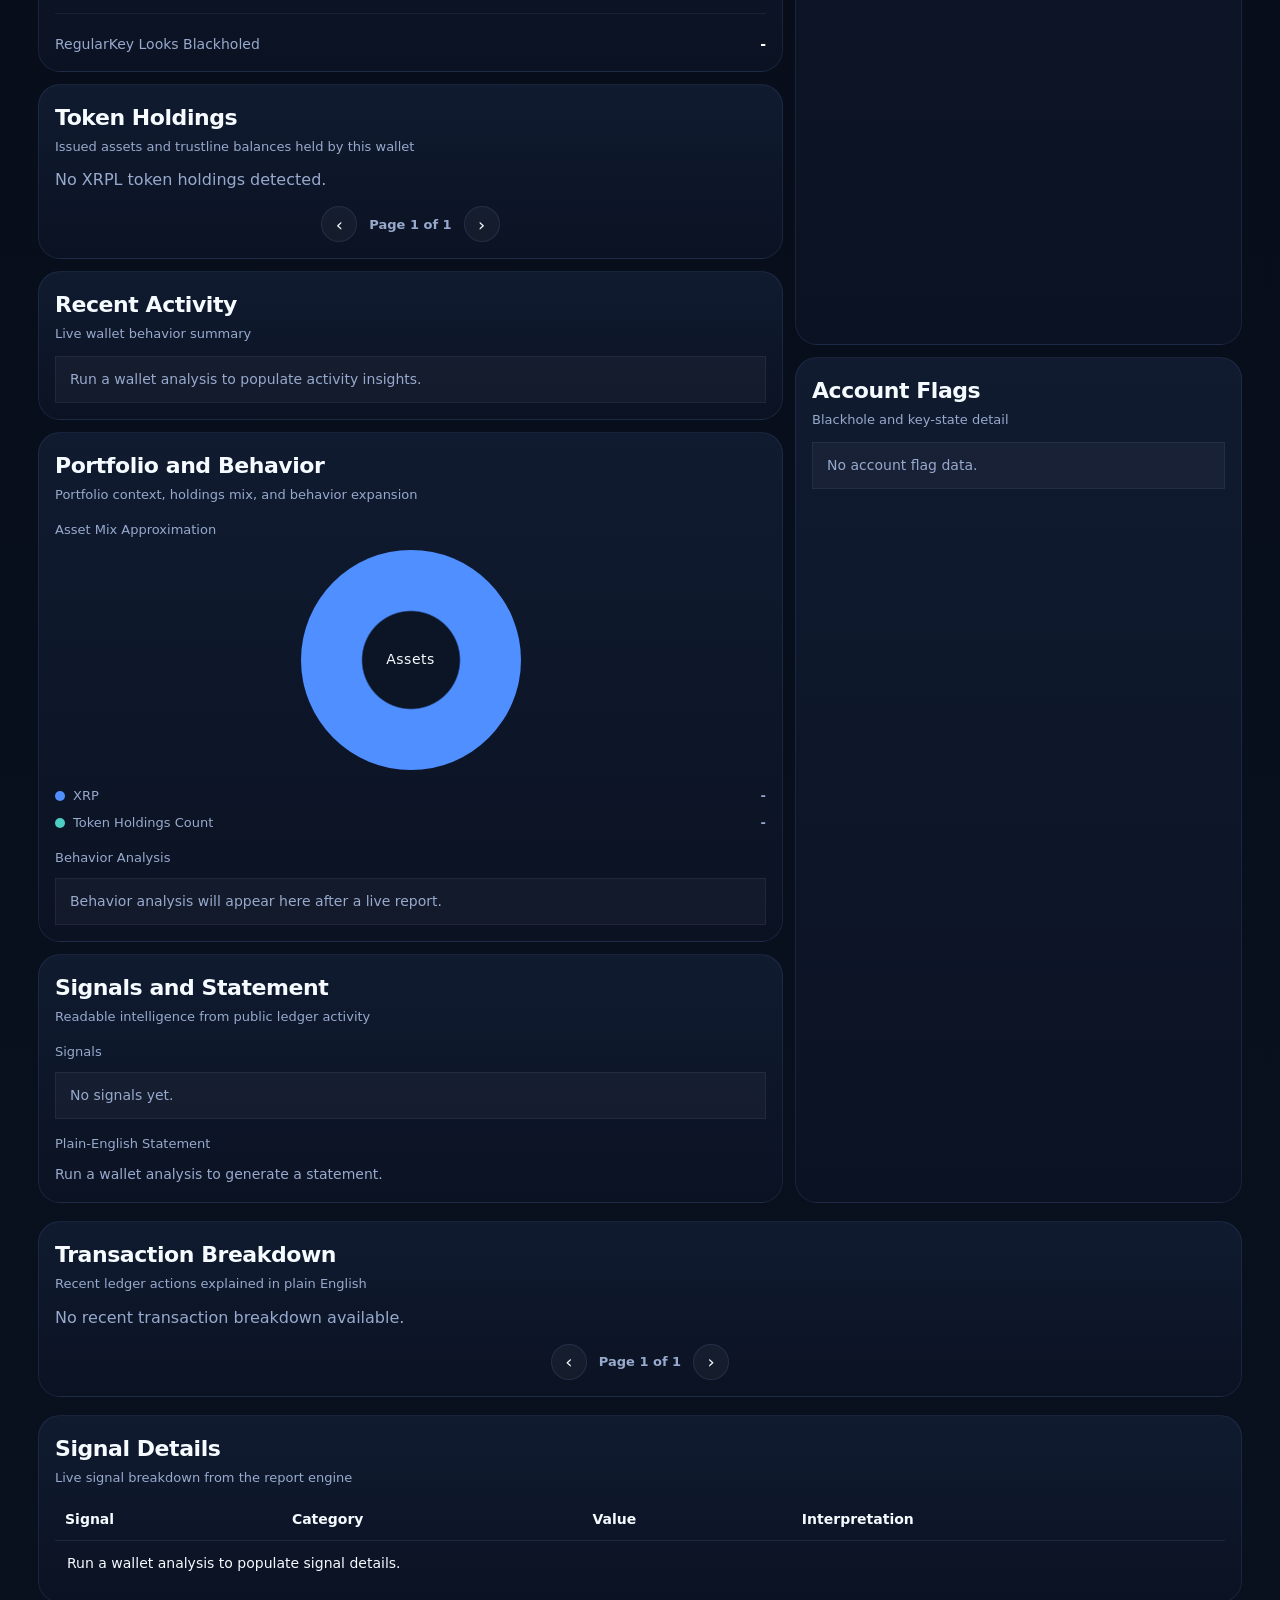
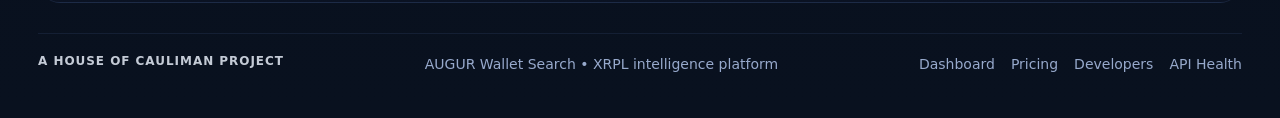
<file: wallet/index.html>
<!DOCTYPE html>
<html lang="en">
<head>
  <meta charset="utf-8" />
  <meta name="viewport" content="width=device-width, initial-scale=1, maximum-scale=1, user-scalable=no" />
  <title>AUGUR Wallet Search | XRPL Intelligence</title>
  <meta name="description" content="Run a live AUGUR wallet report. XRPL wallet intelligence, issuer-state detection, blackhole-aware analysis, and plain-English wallet behavior summaries." />
  <style>
    :root{
      --bg:#050b14;
      --panel:#111c31;
      --panel-2:#0b1323;
      --line:rgba(118,156,228,.12);
      --line-soft:rgba(118,156,228,.10);
      --text:#eef4ff;
      --muted:#9fb0d0;
      --soft:#7f92b6;
      --blue:#59a6ff;
      --blue-2:#2d6cdf;
      --green:#4ee39a;
      --amber:#ffcc66;
      --red:#ff7878;
      --shadow:0 24px 80px rgba(0,0,0,.36);
      --glow:0 0 0 1px rgba(87,166,255,.14), 0 0 28px rgba(45,108,223,.10);
      --radius:22px;
    }

    *{box-sizing:border-box}
    html{scroll-behavior:smooth}
    body{
      margin:0;
      font-family:Inter,ui-sans-serif,system-ui,-apple-system,BlinkMacSystemFont,"Segoe UI",sans-serif;
      background:
        radial-gradient(circle at top, rgba(56,104,198,.18), transparent 30%),
        linear-gradient(180deg, #09111f 0%, var(--bg) 100%);
      color:#f5fbff;
    }

    a{color:inherit;text-decoration:none}
    button,input{font:inherit}

    .wrap{
      width:min(1240px, calc(100% - 36px));
      margin:0 auto;
      padding:0 18px;
    }

    .topbar{
      position:sticky;
      top:0;
      z-index:50;
      backdrop-filter:blur(14px);
      background:rgba(5,11,21,.84);
      border-bottom:1px solid rgba(118,156,228,.12);
    }

    .nav{
      min-height:74px;
      display:flex;
      align-items:center;
      justify-content:space-between;
      gap:16px;
      flex-wrap:wrap;
    }

    .brand{
      display:flex;
      align-items:center;
      gap:14px;
      letter-spacing:.4px;
    }

    .brand-mark{
      width:168px;
      height:64px;
      display:grid;
      place-items:center;
      color:var(--blue-2);
    }

    .brand-mark img{
      width:100%;
      height:100%;
      object-fit:contain;
      display:block;
      transform:translateY(-48px);
    }

    .brand-copy{
      display:flex;
      flex-direction:column;
      gap:2px;
    }

    .brand-copy small{
      color:var(--muted);
      font-size:11px;
      letter-spacing:.9px;
      text-transform:uppercase;
      font-weight:700;
      line-height:1;
    }

    .brand-copy span{
      font-size:22px;
      letter-spacing:.8px;
      line-height:1;
    }

    .nav-links{
      display:flex;
      align-items:center;
      gap:8px;
      flex-wrap:wrap;
    }

    .nav-link{
      color:var(--muted);
      padding:10px 14px;
      border-radius:12px;
      font-size:14px;
      font-weight:700;
      border:1px solid rgba(92,128,190,.32);
      transition:.15s ease;
      background:linear-gradient(180deg,rgba(28,38,66,.95) 0%,rgba(14,20,38,.95) 100%);
      box-shadow:inset 0 1px 0 rgba(255,255,255,.08),0 8px 18px rgba(0,0,0,.18);
    }

    .nav-link:hover{
      color:var(--text);
      transform:translateY(-1px);
      border-color:rgba(120,190,255,.45);
      box-shadow:inset 0 1px 0 rgba(255,255,255,.12),0 10px 24px rgba(20,60,160,.18);
    }

    .nav-link.active{
      color:#fff;
      background:linear-gradient(180deg,rgba(90,160,255,.95) 0%,rgba(35,92,190,.95) 100%);
      border-color:rgba(120,190,255,.6);
    }

    .mobile-nav{
      display:none;
      width:100%;
      gap:10px;
      overflow-x:visible;
      flex-wrap:wrap;
      padding-top:12px;
      padding-bottom:6px;
      border-top:1px solid rgba(118,156,228,.10);
      -ms-overflow-style:none;
      scrollbar-width:none;
    }

    .mobile-nav::-webkit-scrollbar{
      display:none;
    }

    .mobile-nav a{
      flex:0 0 auto;
      min-height:46px;
      display:flex;
      align-items:center;
      justify-content:center;
      text-align:center;
      padding:0 8px;
      border-radius:12px;
      text-decoration:none;
      color:var(--muted);
      background:linear-gradient(180deg,rgba(28,38,66,.95) 0%,rgba(14,20,38,.95) 100%);
      border:1px solid rgba(92,128,190,.32);
      box-shadow:inset 0 1px 0 rgba(255,255,255,.08),0 8px 18px rgba(0,0,0,.18);
      font-size:13px;
      font-weight:700;
    }

    .mobile-nav a:hover,
    .mobile-nav a.active{
      color:var(--text);
      background:rgba(118,156,228,.12);
    }

    .hero{
      padding:16px 0 8px;
    }

    .hero-grid{
      display:grid;
      grid-template-columns:1.15fr .85fr;
      gap:16px;
      align-items:stretch;
    }

    .hero-card,
    .panel,
    .card{
      background:linear-gradient(180deg,rgba(17,28,49,.96),rgba(11,19,35,.96));
      border:1px solid var(--line);
      border-radius:22px;
    }

    .hero-card{padding:16px}

    .eyebrow{
      display:inline-flex;
      align-items:center;
      gap:8px;
      padding:8px 12px;
      border-radius:999px;
      background:rgba(87,166,255,.08);
      border:1px solid rgba(87,166,255,.14);
      color:var(--blue-2);
      font-size:12px;
      text-transform:uppercase;
      letter-spacing:.8px;
    }

    h1,h2,h3,p,ul{margin:0}

    h1{
      margin:14px 0 10px;
      font-size:42px;
      line-height:1.02;
      letter-spacing:-1.1px;
      max-width:820px;
    }

    .lede{
      color:var(--muted);
      font-size:17px;
      max-width:760px;
      margin:0 0 16px;
      line-height:1.55;
    }

    .search{
      display:flex;
      gap:10px;
      flex-wrap:wrap;
      margin:10px 0 10px;
    }

    .search input{
      flex:1 1 420px;
      min-width:280px;
      height:54px;
      border-radius:15px;
      border:1px solid rgba(130,160,220,.14);
      background:rgba(6,11,21,.72);
      color:var(--text);
      padding:0 18px;
      outline:none;
      font-size:15px;
    }

    .search input:focus{
      border-color:rgba(91,167,255,.45);
    }

    .btn{
      height:54px;
      padding:0 18px;
      border-radius:15px;
      border:0;
      cursor:pointer;
      font-weight:800;
      font-size:14px;
      letter-spacing:.2px;
      transition:transform .15s ease, opacity .15s ease, background .15s ease;
    }

    .btn:hover{transform:translateY(-1px)}

    .btn-primary{
      color:#fff;
      background:linear-gradient(180deg,#2891ff,#1876d8);
    }

    .btn-secondary{
      color:var(--text);
      background:rgba(255,255,255,.05);
      border:1px solid rgba(118,156,228,.10);
    }

    .trust{
      display:flex;
      flex-wrap:wrap;
      gap:8px;
      margin-top:10px;
    }

    .pill{
      display:inline-flex;
      align-items:center;
      gap:8px;
      padding:8px 12px;
      border-radius:999px;
      background:rgba(255,255,255,.03);
      border:1px solid rgba(118,156,228,.10);
      color:var(--muted);
      font-size:13px;
      font-weight:700;
    }

    .status{
      margin-top:10px;
      padding:12px 14px;
      background:rgba(255,255,255,.03);
      border:1px solid rgba(118,156,228,.10);
      color:var(--text);
      font-size:14px;
    }

    .mini-grid{
      display:grid;
      gap:12px;
    }

    .mini-card{
      padding:14px;
      border-radius:16px;
      background:rgba(255,255,255,.03);
      border:1px solid rgba(118,156,228,.10);
    }

    .mini-label{
      color:var(--soft);
      font-size:11px;
      font-weight:800;
      letter-spacing:.12em;
      text-transform:uppercase;
      margin-bottom:6px;
    }

    .mini-value{
      color:#fff;
      font-size:22px;
      line-height:1.05;
      letter-spacing:-.03em;
    }

    .mini-sub{
      margin-top:6px;
      color:var(--muted);
      font-size:12px;
      line-height:1.4;
    }

    .hero-side{
      display:grid;
      gap:12px;
    }

    .section{
      padding:6px 0 12px;
    }

    .results-grid{
      display:grid;
      grid-template-columns:minmax(0,1.25fr) minmax(320px,.75fr);
      gap:12px;
    }

    .stack{
      display:grid;
      gap:12px;
    }

    .card{
      padding:16px;
    }

    .card-header{
      display:flex;
      justify-content:space-between;
      align-items:flex-start;
      gap:12px;
      margin-bottom:12px;
    }

    .card-header h3{
      font-size:22px;
      letter-spacing:-.02em;
    }

    .subhead{
      margin-top:4px;
      color:var(--muted);
      font-size:13px;
      line-height:1.45;
    }

    .badge{
      display:inline-flex;
      align-items:center;
      gap:6px;
      min-height:30px;
      padding:0 10px;
      border-radius:999px;
      font-size:12px;
      font-weight:800;
      background:rgba(255,255,255,.05);
      color:#dbe8ff;
      border:1px solid rgba(255,255,255,.08);
      white-space:nowrap;
    }

    .badge.blue{background:rgba(45,108,223,.18);border-color:rgba(89,166,255,.18)}
    .badge.green{background:rgba(34,111,76,.22);border-color:rgba(78,227,154,.18)}
    .badge.amber{background:rgba(125,95,28,.24);border-color:rgba(255,204,102,.18)}
    .badge.red{background:rgba(120,29,29,.26);border-color:rgba(255,120,120,.18)}
    .badge.gray{background:rgba(90,102,128,.20);border-color:rgba(159,176,208,.18)}
    .badge.purple{background:rgba(88,66,160,.24);border-color:rgba(170,140,255,.22)}

    .kbd{
      display:inline-flex;
      align-items:center;
      min-height:36px;
      padding:0 12px;
      border-radius:12px;
      background:rgba(255,255,255,.04);
      border:1px solid rgba(255,255,255,.08);
      color:#dbe8ff;
      font-family:ui-monospace,SFMono-Regular,Menlo,Consolas,monospace;
      font-size:13px;
      overflow:auto;
      max-width:100%;
    }

    .wallet-summary{
      display:grid;
      gap:10px;
    }

    .badge-row{
      display:flex;
      flex-wrap:wrap;
      gap:8px;
    }

    .stat-list{
      display:grid;
      gap:10px;
    }

    .stat-line{
      display:flex;
      justify-content:space-between;
      gap:14px;
      padding:11px 0;
      border-bottom:1px solid rgba(255,255,255,.06);
    }

    .stat-line:last-child{
      border-bottom:none;
      padding-bottom:0;
    }

    .stat-line .name{
      color:var(--muted);
      font-size:14px;
      line-height:1.4;
    }

    .stat-line .val{
      color:#fff;
      font-size:14px;
      font-weight:800;
      text-align:right;
      line-height:1.4;
    }

    .donut{
      --xrp-pct:100%;
      width:220px;
      height:220px;
      margin:8px auto 0;
      border-radius:50%;
      background:
        radial-gradient(circle at center, #0c1526 0 31%, transparent 32%),
        conic-gradient(
          #4f8fff 0 var(--xrp-pct),
          #4ecdc4 var(--xrp-pct) 100%
        );
      position:relative;
    }

    .donut::after{
      content:"Assets";
      position:absolute;
      inset:0;
      display:grid;
      place-items:center;
      color:var(--text);
      font-size:14px;
      letter-spacing:.5px;
    }

    .legend{
      display:grid;
      gap:8px;
      margin-top:16px;
    }
    .legend-line{
      display:flex;
      align-items:center;
      justify-content:space-between;
      gap:12px;
      font-size:13px;
      color:var(--muted);
    }

    .legend-left{
      display:flex;
      align-items:center;
      gap:8px;
    }
    .dot{
      width:10px;
      height:10px;
      border-radius:50%;
      flex:0 0 auto;
    }

    .pager{
      display:flex;
      align-items:center;
      justify-content:center;
      gap:12px;
      margin-top:14px;
    }

    .pager-info{
      color:var(--muted);
      font-size:13px;
      font-weight:700;
    }

    .pager-btn{
      width:36px;
      height:36px;
      border-radius:999px;
      border:1px solid rgba(118,156,228,.14);
      background:rgba(255,255,255,.04);
      color:var(--text);
      font-size:18px;
      cursor:pointer;
    }

    .pager-btn:disabled{
      opacity:.35;
      cursor:default;
    }


    .tracker-left{
      display:flex;
      flex-direction:column;
      gap:6px;
      min-width:0;
    }

    .meta{
      display:flex;
      flex-wrap:wrap;
      gap:10px;
      font-size:11px;
      opacity:.75;
    }

    .tracker-right{
      display:flex;
      align-items:flex-start;
      white-space:nowrap;
      flex:0 0 auto;
    }

    .tracker-item{
      display:flex;
      align-items:flex-start;
      justify-content:space-between;
      gap:12px;
      padding:14px;
      border-radius:18px;
      border:1px solid rgba(118,156,228,.10);
      background:rgba(255,255,255,.03);
      overflow:hidden;
    }

    .tracker-item > div{
      min-width:0;
    }

    .tracker-item strong,
    .tracker-item span,
    .tracker-item small,
    .tracker-item .flow{
      overflow-wrap:anywhere;
      word-break:break-word;
    }

    #tokenHoldingsList .tracker-item,
    #transactionBreakdownList .tracker-item{
      padding:14px 14px;
      gap:12px;
      align-items:flex-start;
    }

    #tokenHoldingsList .tracker-item strong,
    #transactionBreakdownList .tracker-item strong{
      font-size:13px;
      line-height:1.45;
      display:block;
      margin-bottom:4px;
    }

    #tokenHoldingsList .tracker-item span,
    #transactionBreakdownList .tracker-item span,
    #transactionBreakdownList .tracker-item small{
      font-size:12px;
      line-height:1.45;
      display:block;
    }

    #tokenHoldingsList .tracker-item .flow,
    #transactionBreakdownList .tracker-item .flow{
      font-size:11px;
      line-height:1.3;
      align-self:flex-start;
      margin-top:2px;
      white-space:normal;
    }

    .list{
      list-style:none;
      padding:0;
      margin:0;
      display:grid;
      gap:10px;
    }

    .list li{
      padding:12px 14px;
      background:rgba(255,255,255,.03);
      border:1px solid rgba(255,255,255,.06);
      color:#dbe8ff;
      line-height:1.5;
      font-size:14px;
    }

    .list .empty{color:var(--muted)}

    .analysis-grid{
      display:grid;
      gap:12px;
    }

    .note{
      color:var(--muted);
      line-height:1.6;
      font-size:14px;
    }

    .footer{
      padding:18px 0 42px;
      color:var(--muted);
      font-size:14px;
    }

    .footer-inner{
      padding-top:18px;
      border-top:1px solid rgba(118,156,228,.10);
      display:flex;
      align-items:center;
      justify-content:space-between;
      gap:14px;
      flex-wrap:wrap;
    }

    .footer-links{
      display:flex;
      gap:16px;
      flex-wrap:wrap;
    }

    .footer-links a{color:var(--muted)}
    .footer-links a:hover{color:var(--text)}

    @media (max-width:1180px){
      .hero-grid,
      .results-grid{
        grid-template-columns:1fr;
      }
    }

    @media (max-width:760px){
      .wrap{padding:0 14px}
      .nav-links{display:none}
      .mobile-nav{
        display:flex;
        gap:10px;
        overflow-x:visible;
      flex-wrap:wrap;
        padding-bottom:6px;
      }
      .search{grid-template-columns:1fr}
      .analysis-grid{grid-template-columns:1fr}
      .mini-grid{grid-template-columns:repeat(2,minmax(0,1fr));gap:8px}
      .hero{padding:12px 0 6px}
      .hero-card,.card{padding:12px}
      .mini-card{padding:10px;border-radius:12px}
      .mini-label{font-size:10px;letter-spacing:.08em}
      .mini-value{font-size:18px}
      .mini-sub{font-size:11px;line-height:1.3}
      h1{font-size:30px}
      .lede{font-size:15px}
      .search input,.btn{height:48px}
      .brand-copy span{font-size:18px}
    }
  
    .loading-inline{
      display:inline-flex;
      align-items:center;
      gap:8px;
    }
    .spinner{
      width:14px;
      height:14px;
      border:2px solid rgba(255,255,255,.2);
      border-top:2px solid #59a6ff;
      border-radius:50%;
      animation:spin .8s linear infinite;
    }
    @keyframes spin{
      to{transform:rotate(360deg);}
    }


.house-line{
  margin-bottom:6px;
  color:rgba(238,244,255,.82);
  font-size:12px;
  font-weight:800;
  letter-spacing:.08em;
  text-transform:uppercase;
}

</style>

  <!-- favicon: AUGUR -->
  <link rel="icon" href="/assets/favicons/augur/favicon.ico" sizes="any" />
  <link rel="icon" type="image/png" sizes="32x32" href="/assets/favicons/augur/favicon-32x32.png" />
  <link rel="icon" type="image/png" sizes="16x16" href="/assets/favicons/augur/favicon-16x16.png" />
  <link rel="apple-touch-icon" sizes="180x180" href="/assets/favicons/augur/apple-touch-icon.png" />
  <meta name="apple-mobile-web-app-title" content="AUGUR" />
  <meta name="application-name" content="AUGUR" />
  <link rel="stylesheet" href="/assets/css/augur.css">
</head>
<body>
  <div class="topbar">
    <div class="wrap">
      <div class="nav">
        <a class="brand" href="/">
          <div class="brand-mark"><img src="/assets/augur_logo.webp" alt="AUGUR logo" onerror="this.onerror=null;this.src='/assets/augur_logo.png';" /></div>
          <div class="brand-copy">
            <small>XRPL Intelligence</small>
            <span>AUGUR</span>
          </div>
        </a>

<div class="nav-links">
          <a class="nav-link" href="/">Dashboard</a>
          <a class="nav-link active" href="/wallet/">Wallet Search</a>
          <a class="nav-link" href="/pricing.html">Pricing</a>
          <a class="nav-link" href="/developers.html">Developers</a>
          <a class="nav-link" href="/whales/">Whales</a>
          <a class="nav-link" href="/account/">Account</a>
</div>

      <button class="mobile-nav-toggle" type="button" aria-expanded="false">Menu ▾</button>
<div class="mobile-nav">
        <a href="/">Dashboard</a>
        <a class="active" href="/wallet/">Wallet Search</a>
        <a href="/pricing.html">Pricing</a>
        <a href="/developers.html">Developers</a>
        <a href="/whales/">Whales</a>
        <a href="/account/">Account</a>
        <a class="battlefield-link" href="/battlefield/">Battlefield</a>
</div>
      </div>
    </div>
  </div>

  <main class="wrap">
    <section class="hero">
      <div class="hero-grid">
        <div class="hero-card">
          <div class="eyebrow">Live XRPL Wallet Intelligence</div>
          <h1>AUGUR reads public XRPL wallets and explains what they’re doing in plain English.</h1>
          <p class="lede">
            Analyze wallet behavior, issuer state, activity, and risk using public XRPL ledger data only.
            No wallet connection. No keys. No custody.
          </p>

          <div id="analyze" class="search">
            <div style="font-size:12px;opacity:.7;margin-bottom:6px;">Paste your own XRPL wallet. Exchange addresses may be custodial.</div>
<input id="walletInput" type="text" placeholder="Paste a self-custody XRPL wallet or load an example" autocomplete="off" spellcheck="false" />
<div style="font-size:12px;opacity:.72;margin-top:8px;">Track multiple wallets with AUGUR Pro. Combine your $XRP position and Whale Watch ranking across every wallet you control.</div>
            <button id="analyzeBtn" class="btn btn-primary btn-hud" type="button">Run Report</button>
            <button id="exampleBtn" class="btn btn-secondary btn-hud" type="button">Load Example Wallet</button>
          </div>

          <div class="trust">
            <span class="pill">Public ledger only</span>
            <span class="pill">Read-only</span>
            <span class="pill">Issuer detection</span>
            <span class="pill">Blackhole detection</span>
            <span class="pill">No wallet connection</span>
          </div>

          <div id="status" class="status">Enter a wallet and run a live report.</div>
        </div>

        <div class="hero-card hero-side">
          <div class="mini-grid">
            <div class="mini-card">
              <div class="mini-label">API Health</div>
              <div id="apiHealthValue" class="mini-value">Checking</div>
              <div class="mini-sub">Platform status</div>
            </div>
            <div class="mini-card">
              <div class="mini-label">Engine Version</div>
              <div id="apiVersionValue" class="mini-value">-</div>
              <div class="mini-sub">Backend release</div>
            </div>
          </div>

          <div class="mini-grid">
            <div class="mini-card">
              <div class="mini-label">Report Depth</div>
              <div class="mini-value">Live</div>
              <div class="mini-sub">Classification, activity, risk, and statement layers</div>
            </div>
            <div class="mini-card">
              <div class="mini-label">Issuer-State</div>
              <div class="mini-value">Aware</div>
              <div class="mini-sub">Blackhole-aware XRPL wallet analysis</div>
            </div>
          </div>

          <div class="mini-card">
            <div class="mini-label">What AUGUR Does</div>
            <div class="mini-value">Explain</div>
            <div class="mini-sub">Turns raw public XRPL activity into structured wallet intelligence and plain-English statements.</div>
          </div>
        </div>
      </div>
    </section>

    <section class="section">
      <div class="results-grid">
        <div class="stack">
          <div class="card">
            <div class="card-header">
              <div>
                <h3>Wallet Overview</h3>
                <div class="subhead">Live report summary</div>
              </div>
              <span id="walletClassPill" class="badge blue">No Report</span>
            </div>

            <div class="wallet-summary">
              <span id="walletAddress" class="kbd">No wallet loaded</span>
              <div id="walletIdentity" class="badge-row">
                <span class="badge">Awaiting analysis</span>
              </div>
            </div>

            <div class="stat-list" style="margin-top:14px">
              <div class="stat-line">
                <div class="name">XRP Balance</div>
                <div id="walletBalance" class="val">-</div>
              </div>
              <div class="stat-line">
                <div class="name">Recent Transactions</div>
                <div id="walletTx" class="val">-</div>
              </div>
              <div class="stat-line">
                <div class="name">Risk Score</div>
                <div id="walletRisk" class="val">-</div>
              </div>
              <div class="stat-line">
                <div class="name">Trustlines</div>
                <div id="walletTrustlines" class="val">-</div>
              </div>
              <div class="stat-line">
                <div class="name">Owner Count</div>
                <div id="walletOwnerCount" class="val">-</div>
              </div>
            </div>
          </div>

          <div class="card">
            <div class="card-header">
              <div>
                <h3>Blackhole Status</h3>
                <div class="subhead">Tiered blackhole assessment from current wallet state</div>
              </div>
              <span id="blackholeTierPill" class="badge green">NONE</span>
            </div>
            <div id="blackholeSummaryNote" class="note">Run a wallet analysis to evaluate blackhole state.</div>
            <div class="stat-list" style="margin-top:14px;">
              <div class="stat-line">
                <div class="name">Tier</div>
                <div id="blackholeTierValue" class="val">-</div>
              </div>
              <div class="stat-line">
                <div class="name">Status</div>
                <div id="blackholeStatusLabel" class="val">-</div>
              </div>
              <div class="stat-line">
                <div class="name">Confirmed</div>
                <div id="blackholeConfirmedValue" class="val">-</div>
              </div>
              <div class="stat-line">
                <div class="name">Master Key Disabled</div>
                <div id="blackholeMasterKeyValue" class="val">-</div>
              </div>
              <div class="stat-line">
                <div class="name">RegularKey</div>
                <div id="blackholeRegularKeyValue" class="val">-</div>
              </div>
              <div class="stat-line">
                <div class="name">RegularKey Looks Blackholed</div>
                <div id="blackholeRegularKeyLooksValue" class="val">-</div>
              </div>
            </div>
          </div>

          <div class="card">
            <div class="card-header">
              <div>
                <h3>Token Holdings</h3>
                <div class="subhead">Issued assets and trustline balances held by this wallet</div>
              </div>
            </div>
            <div id="tokenHoldingsList" class="list">
              <div class="empty">No XRPL token holdings detected.</div>
            </div>
            <div class="pager">
              <button id="tokenPrevBtn" class="pager-btn" type="button">‹</button>
              <div id="tokenPageInfo" class="pager-info">Page 1 of 1</div>
              <button id="tokenNextBtn" class="pager-btn" type="button">›</button>
            </div>
          </div>


          <div class="card">
            <div class="card-header">
              <div>
                <h3>Recent Activity</h3>
                <div class="subhead">Live wallet behavior summary</div>
              </div>
            </div>
            <ul id="recentActivityList" class="list">
              <li class="empty">Run a wallet analysis to populate activity insights.</li>
            </ul>
          </div>

          <div class="card">
            <div class="card-header">
              <div>
                <h3>Portfolio and Behavior</h3>
                <div class="subhead">Portfolio context, holdings mix, and behavior expansion</div>
              </div>
            </div>
            <div class="analysis-grid">
              <div>
                <div class="subhead" style="margin-bottom:10px;">Asset Mix Approximation</div>
                <div class="donut"></div>
                <div class="legend">
                  <div class="legend-line">
                    <div class="legend-left"><span class="dot" style="background:#4f8fff"></span><span>XRP</span></div>
                    <strong id="legendBalance">-</strong>
                  </div>
                  <div class="legend-line">
                    <div class="legend-left"><span class="dot" style="background:#4ecdc4"></span><span>Token Holdings Count</span></div>
                    <strong id="legendTokens">-</strong>
                  </div>
                </div>
              </div>
              <div>
                <div class="subhead" style="margin-bottom:10px;">Behavior Analysis</div>
                <ul id="behaviorList" class="list">
                  <li class="empty">Behavior analysis will appear here after a live report.</li>
                </ul>
              </div>
            </div>
          </div>


          <div class="card">
            <div class="card-header">
              <div>
                <h3>Signals and Statement</h3>
                <div class="subhead">Readable intelligence from public ledger activity</div>
              </div>
            </div>
            <div class="analysis-grid">
              <div>
                <div class="subhead" style="margin-bottom:10px;">Signals</div>
                <ul id="signalList" class="list">
                  <li class="empty">No signals yet.</li>
                </ul>
              </div>
              <div>
                <div class="subhead" style="margin-bottom:10px;">Plain-English Statement</div>
                <div id="statementText" class="note">Run a wallet analysis to generate a statement.</div>
              </div>
            </div>
          </div>
        </div>

        <div class="stack">
          <div class="card">
            <div class="card-header">
              <div>
                <h3>Risk and Classification</h3>
                <div class="subhead">Behavioral and issuer-state intelligence</div>
              </div>
            </div>
            <div class="stat-list">
              <div class="stat-line">
                <div class="name">Classification</div>
                <div id="classificationValue" class="val">-</div>
              </div>
              <div class="stat-line">
                <div class="name">Confidence</div>
                <div id="confidenceValue" class="val">-</div>
              </div>
              <div class="stat-line">
                <div class="name">Risk Level</div>
                <div id="riskLevelValue" class="val">-</div>
              </div>
              <div class="stat-line">
                <div class="name">Risk Score</div>
                <div id="riskScoreValue" class="val">-</div>
              </div>
            </div>
            <div class="subhead" style="margin:14px 0 10px;">Risk Flags</div>
            <div id="riskFlagsRow" class="badge-row">
              <span class="badge">No report</span>
            </div>
            <div class="subhead" style="margin:14px 0 10px;">Risk Notes</div>
            <ul id="riskNotesList" class="list">
              <li class="empty">No risk notes yet.</li>
            </ul>

          </div>

          <div class="card">
            <div class="card-header">
              <div>
                <h3>Account Flags</h3>
                <div class="subhead">Blackhole and key-state detail</div>
              </div>
            </div>
            <ul id="accountFlagsList" class="list">
              <li class="empty">No account flag data.</li>
            </ul>
          </div>

        </div>
      </div>
    </section>
    <section class="section">
      <div class="card">
        <div class="card-header">
          <div>
            <h3>Transaction Breakdown</h3>
            <div class="subhead">Recent ledger actions explained in plain English</div>
          </div>
        </div>
        <div id="transactionBreakdownList" class="list">
          <div class="empty">No recent transaction breakdown available.</div>
        </div>
        <div class="pager">
          <button id="txPrevBtn" class="pager-btn" type="button">‹</button>
          <div id="txPageInfo" class="pager-info">Page 1 of 1</div>
          <button id="txNextBtn" class="pager-btn" type="button">›</button>
        </div>
      </div>
    </section>


    <section class="section">
      <div class="card">
        <div class="card-header">
          <div>
            <h3>Signal Details</h3>
            <div class="subhead">Live signal breakdown from the report engine</div>
          </div>
        </div>
        <div style="overflow:auto">
          <table style="width:100%;border-collapse:collapse;font-size:14px;">
            <thead>
              <tr>
                <th style="text-align:left;padding:10px;border-bottom:1px solid rgba(255,255,255,.08);">Signal</th>
                <th style="text-align:left;padding:10px;border-bottom:1px solid rgba(255,255,255,.08);">Category</th>
                <th style="text-align:left;padding:10px;border-bottom:1px solid rgba(255,255,255,.08);">Value</th>
                <th style="text-align:left;padding:10px;border-bottom:1px solid rgba(255,255,255,.08);">Interpretation</th>
              </tr>
            </thead>
            <tbody id="signalsBody">
              <tr>
                <td colspan="4" class="empty" style="padding:12px;">Run a wallet analysis to populate signal details.</td>
              </tr>
            </tbody>
          </table>
        </div>
      </div>
    </section>


  </main>

  <footer class="footer">
    <div class="wrap">
      <div class="footer-inner">
        <div class="house-line"><a href="https://houseofcauliman.com">A House of Cauliman Project</a></div>
        <div>AUGUR Wallet Search • XRPL intelligence platform</div>
        <div class="footer-links">
          <a href="/">Dashboard</a>
          <a href="/pricing.html">Pricing</a>
          <a href="/developers.html">Developers</a>
          <a href="https://api.augurxrpl.com/api/health" target="_blank" rel="noopener">API Health</a>
        </div>
      </div>
    </div>
  </footer>

  <script>
    const API_BASE = "https://api.augurxrpl.com";
    const EXAMPLE_ADDRESS = "rwCq6TENSo3Hh9LKipXnLaxaeXBXKubqki";

    const walletInput = document.getElementById("walletInput");
    const analyzeBtn = document.getElementById("analyzeBtn");
    const exampleBtn = document.getElementById("exampleBtn");
    const statusEl = document.getElementById("status");

    const apiHealthValue = document.getElementById("apiHealthValue");
    const apiVersionValue = document.getElementById("apiVersionValue");

    const walletClassPill = document.getElementById("walletClassPill");
    const walletAddress = document.getElementById("walletAddress");
    const walletIdentity = document.getElementById("walletIdentity");
    const walletBalance = document.getElementById("walletBalance");
    const walletTx = document.getElementById("walletTx");
    const walletRisk = document.getElementById("walletRisk");
    const walletTrustlines = document.getElementById("walletTrustlines");
    const walletOwnerCount = document.getElementById("walletOwnerCount");
    const blackholeTierPill = document.getElementById("blackholeTierPill");
    const blackholeSummaryNote = document.getElementById("blackholeSummaryNote");
    const blackholeTierValue = document.getElementById("blackholeTierValue");
    const blackholeStatusLabel = document.getElementById("blackholeStatusLabel");
    const blackholeConfirmedValue = document.getElementById("blackholeConfirmedValue");
    const blackholeMasterKeyValue = document.getElementById("blackholeMasterKeyValue");
    const blackholeRegularKeyValue = document.getElementById("blackholeRegularKeyValue");
    const blackholeRegularKeyLooksValue = document.getElementById("blackholeRegularKeyLooksValue");

    const recentActivityList = document.getElementById("recentActivityList");
    const signalList = document.getElementById("signalList");
    const statementText = document.getElementById("statementText");

    const classificationValue = document.getElementById("classificationValue");
    const confidenceValue = document.getElementById("confidenceValue");
    const riskLevelValue = document.getElementById("riskLevelValue");
    const riskScoreValue = document.getElementById("riskScoreValue");

    const accountFlagsList = document.getElementById("accountFlagsList");
    const tokenHoldingsList = document.getElementById("tokenHoldingsList");
    const transactionBreakdownList = document.getElementById("transactionBreakdownList");
    const tokenPrevBtn = document.getElementById("tokenPrevBtn");
    const tokenNextBtn = document.getElementById("tokenNextBtn");
    const tokenPageInfo = document.getElementById("tokenPageInfo");
    const txPrevBtn = document.getElementById("txPrevBtn");
    const txNextBtn = document.getElementById("txNextBtn");
    const txPageInfo = document.getElementById("txPageInfo");
    const confidencePill = document.getElementById("confidencePill");
    const donutEl = document.querySelector(".donut");
    const legendBalance = document.getElementById("legendBalance");
    const legendTokens = document.getElementById("legendTokens");
    const behaviorList = document.getElementById("behaviorList");
    const riskFlagsRow = document.getElementById("riskFlagsRow");
    const riskNotesList = document.getElementById("riskNotesList");
    const signalsBody = document.getElementById("signalsBody");

    const ITEMS_PER_PAGE = 10;
    let tokenHoldingsData = [];
    let transactionBreakdownData = [];
    let tokenHoldingsPage = 1;
    let transactionBreakdownPage = 1;

    function safeText(value, fallback = "-"){
      if (value === null || value === undefined || value === "") return fallback;
      return String(value);
    }

    function decodeCurrencyCode(value){
      const raw = String(value || "").trim();
      if (!raw) return "-";
      if (/^[A-Z0-9]{3}$/.test(raw)) return raw;
      if (!/^[A-Fa-f0-9]{40}$/.test(raw)) return raw;
      try{
        const bytes = raw.match(/.{1,2}/g) || [];
        return bytes.map((b) => String.fromCharCode(parseInt(b, 16))).join("").replace(/\0+$/g, "").trim() || raw;
      } catch {
        return raw;
      }
    }

    function normalizeAmount(value){
      const raw = String(value ?? "").trim();
      if (!raw) return "0";
      const num = Number(raw);
      if (!Number.isFinite(num)) return raw;
      return Math.abs(num).toLocaleString(undefined, { maximumFractionDigits: 6 });
    }

    function formatTxTime(value){
      if (value === undefined || value === null || value === "") return "";
      const num = Number(value);
      if (!Number.isFinite(num)) return "";
      const ms = num > 1000000000000 ? num : (946684800 + num) * 1000;
      const d = new Date(ms);
      if (Number.isNaN(d.getTime())) return "";
      return d.toLocaleString();
    }

    function setStatus(message, allowHtml = false){
      if (allowHtml) {
        statusEl.innerHTML = message;
      } else {
        statusEl.textContent = message;
      }
    }

    function escapeHtml(value){
      return String(value)
        .replaceAll("&", "&amp;")
        .replaceAll("<", "&lt;")
        .replaceAll(">", "&gt;")
        .replaceAll('"', "&quot;")
        .replaceAll("'", "&#39;");
    }

    function renderList(target, items, emptyText){
      if (!items || !items.length){
        target.innerHTML = `<li class="empty">${escapeHtml(emptyText)}</li>`;
        return;
      }
      target.innerHTML = items.map(item => `<li>${escapeHtml(item)}</li>`).join("");
    }

    function renderBadgeRow(target, items, emptyText = "Awaiting analysis", tone = ""){
      if (!items || !items.length){
        target.innerHTML = `<span class="badge">${escapeHtml(emptyText)}</span>`;
        return;
      }
      const cls = tone ? `badge ${tone}` : "badge";
      target.innerHTML = items.map(item => `<span class="${cls}">${escapeHtml(item)}</span>`).join("");
    }

    function renderSignals(signals){
      if (!signalsBody) return;
      if (!Array.isArray(signals) || !signals.length){
        signalsBody.innerHTML = `<tr><td colspan="4" class="empty" style="padding:12px;">No signal data available.</td></tr>`;
        return;
      }
      signalsBody.innerHTML = signals.map((signal) => {
        if (typeof signal === "string"){
          return `<tr>
            <td style="padding:10px;border-bottom:1px solid rgba(255,255,255,.06);"><strong>${escapeHtml(signal)}</strong></td>
            <td style="padding:10px;border-bottom:1px solid rgba(255,255,255,.06);">-</td>
            <td style="padding:10px;border-bottom:1px solid rgba(255,255,255,.06);">-</td>
            <td style="padding:10px;border-bottom:1px solid rgba(255,255,255,.06);">-</td>
          </tr>`;
        }
        return `<tr>
          <td style="padding:10px;border-bottom:1px solid rgba(255,255,255,.06);"><strong>${escapeHtml(safeText(signal?.label ?? signal?.key ?? signal?.name, "-"))}</strong></td>
          <td style="padding:10px;border-bottom:1px solid rgba(255,255,255,.06);">${escapeHtml(safeText(signal?.category, "-"))}</td>
          <td style="padding:10px;border-bottom:1px solid rgba(255,255,255,.06);">${escapeHtml(safeText(signal?.value, "-"))}</td>
          <td style="padding:10px;border-bottom:1px solid rgba(255,255,255,.06);">${escapeHtml(safeText(signal?.interpretation ?? signal?.detail ?? signal?.reason, "-"))}</td>
        </tr>`;
      }).join("");

    }

    function renderTokenHoldings(items){
      tokenHoldingsData = Array.isArray(items)
        ? [...items].sort((a, b) => (Number(b?.balance || 0) || 0) - (Number(a?.balance || 0) || 0))
        : [];
      const totalPages = Math.max(1, Math.ceil(tokenHoldingsData.length / ITEMS_PER_PAGE));
      if (tokenHoldingsPage > totalPages) tokenHoldingsPage = totalPages;
      if (tokenHoldingsPage < 1) tokenHoldingsPage = 1;

      if (!tokenHoldingsList) return;
      if (!tokenHoldingsData.length){
        tokenHoldingsList.innerHTML = `<div class="empty">No XRPL token holdings detected.</div>`;
        if (tokenPageInfo) tokenPageInfo.textContent = `Page 1 of 1`;
        if (tokenPrevBtn) tokenPrevBtn.disabled = true;
        if (tokenNextBtn) tokenNextBtn.disabled = true;
        return;
      }
      const startIndex = (tokenHoldingsPage - 1) * ITEMS_PER_PAGE;
      const pageItems = tokenHoldingsData.slice(startIndex, startIndex + ITEMS_PER_PAGE);

      tokenHoldingsList.innerHTML = pageItems.map((item) => {
        const currency = escapeHtml(decodeCurrencyCode(item?.currency || "-"));
        const issuer = escapeHtml(String(item?.issuer || "-"));
        const balance = escapeHtml(normalizeAmount(item?.balance || "0"));
        return `<div class="tracker-item">
          <div>
            <strong>${currency}</strong>
            <span>${issuer}</span>
          </div>
          <div class="flow pos">${balance}</div>
        </div>`;
      }).join("");

      if (tokenPageInfo) tokenPageInfo.textContent = `Page ${tokenHoldingsPage} of ${totalPages}`;
      if (tokenPrevBtn) tokenPrevBtn.disabled = tokenHoldingsPage <= 1;
      if (tokenNextBtn) tokenNextBtn.disabled = tokenHoldingsPage >= totalPages;
    }

    const humanTypeMap = {
      Payment: "Payment",
      TrustSet: "Trustline update",
      OfferCreate: "DEX order placed",
      OfferCancel: "DEX order canceled",
      AMMDeposit: "Liquidity added",
      AMMWithdraw: "Liquidity removed",
      AMMVote: "AMM vote"
    };

    function renderTransactionBreakdown(items){
      transactionBreakdownData = Array.isArray(items) ? items : [];
      const totalPages = Math.max(1, Math.ceil(transactionBreakdownData.length / ITEMS_PER_PAGE));
      if (transactionBreakdownPage > totalPages) transactionBreakdownPage = totalPages;
      if (transactionBreakdownPage < 1) transactionBreakdownPage = 1;

      if (!transactionBreakdownList) return;
      if (!transactionBreakdownData.length){
        transactionBreakdownList.innerHTML = `<div class="empty">No recent transaction breakdown available.</div>`;
        if (txPageInfo) txPageInfo.textContent = `Page 1 of 1`;
        if (txPrevBtn) txPrevBtn.disabled = true;
        if (txNextBtn) txNextBtn.disabled = true;
        return;
      }
      const startIndex = (transactionBreakdownPage - 1) * ITEMS_PER_PAGE;
      const pageItems = transactionBreakdownData.slice(startIndex, startIndex + ITEMS_PER_PAGE);

      transactionBreakdownList.innerHTML = pageItems.map((item) => {
        const hash = escapeHtml(String(item?.hash || "-"));
        const rawType = String(item?.type || "Unknown");
      const type = escapeHtml(humanTypeMap[rawType] || rawType);
        const rawResult = String(item?.result || "-");
      const result = escapeHtml(rawResult === "tesSUCCESS" ? "Success" : rawResult);
        const summary = escapeHtml(String(item?.summary || "Transaction detected."));
        const when = escapeHtml(formatTxTime(item?.timestamp));
        return `<div class="tracker-item">
          <div>
            <strong>${type}</strong>
            <span>${summary}</span>
            <small style="display:block;
      ${when}</small>
            <small style="display:block;
      ">Hash: ${hash === "-" ? "-" : `${hash.slice(0, 6)}...${hash.slice(-6)}`}</small>
          </div>
          <div class="flow ${rawResult === "tesSUCCESS" ? "pos" : "warn"}">${result}</div>
        </div>`;
      }).join("");

      if (txPageInfo) txPageInfo.textContent = `Page ${transactionBreakdownPage} of ${totalPages}`;
      if (txPrevBtn) txPrevBtn.disabled = transactionBreakdownPage <= 1;
      if (txNextBtn) txNextBtn.disabled = transactionBreakdownPage >= totalPages;
    }

    function setPill(text, tone = "blue"){
      walletClassPill.className = `badge ${tone}`;
      walletClassPill.textContent = text;
    }

    function riskTone(level){
      const value = String(level || "").toLowerCase();
      if (value.includes("high")) return "red";
      if (value.includes("medium") || value.includes("moderate")) return "amber";
      if (value.includes("low")) return "green";
      return "gray";
    }

    function formatBalance(data){
      const candidates = [
        data?.balanceXRP,
        data?.balance,
        data?.overview?.balance,
        data?.wallet?.balance,
        data?.account?.balance
      ];
      const value = candidates.find(v => v !== undefined && v !== null && v !== "");
      return value !== undefined && value !== null && value !== "" ? `${value} XRP` : "-";
    }

    function formatRecentTx(data){
      const candidates = [
        data?.recentTxCount,
        data?.activity?.sampledRecentTransactions,
        data?.activity?.recentTransactions,
        data?.activity?.recentTransactionCount,
        data?.recentTransactions,
        data?.overview?.recentTransactions
      ];
      const value = candidates.find(v => v !== undefined && v !== null && v !== "");
      return safeText(value);
    }

    function formatTrustlines(data){
      const candidates = [
        data?.activity?.trustlines,
        data?.overview?.trustlines,
        data?.account?.trustlines,
        data?.trustlines
      ];
      const value = candidates.find(v => v !== undefined && v !== null && v !== "");
      return safeText(value);
    }

    function formatOwnerCount(data){
      const candidates = [
        data?.ownerCount,
        data?.overview?.ownerCount,
        data?.account?.ownerCount
      ];
      const value = candidates.find(v => v !== undefined && v !== null && v !== "");
      return safeText(value);
    }

    function extractSignals(data){
      if (!Array.isArray(data?.signals)) return [];
      return data.signals.map((v) => {
        if (typeof v === "string") return v;
        if (!v || typeof v !== "object") return safeText(v);
        const parts = [
          v.line,
          v.label,
          v.name,
          v.signal,
          v.type,
          v.category,
          v.value !== undefined && v.value !== null && v.value !== "" ? String(v.value) : "",
          v.interpretation,
          v.detail,
          v.reason
        ].filter(Boolean);
        return parts.join(" • ");
      }).filter(Boolean);
    }

    function extractActivities(data){
      const items =
        Array.isArray(data?.activity?.highlights) ? data.activity.highlights :
        Array.isArray(data?.activity?.items) ? data.activity.items :
        Array.isArray(data?.activity?.summary) ? data.activity.summary :
        Array.isArray(data?.activity) ? data.activity :
        [];
      return items.map((v) => {
        if (typeof v === "string") return v;
        if (!v || typeof v !== "object") return safeText(v);
        const parts = [
          v.line,
          v.label,
          v.name,
          v.title,
          v.type,
          v.category,
          v.value !== undefined && v.value !== null && v.value !== "" ? String(v.value) : "",
          v.interpretation,
          v.detail,
          v.reason
        ].filter(Boolean);
        return parts.join(" • ");
      }).filter(Boolean);
    }

    function extractAccountFlags(data){
      const flags = data?.accountFlags || {};
      const items = [];

      Object.entries(flags).forEach(([key, value]) => {
        if (["masterKeyDisabled", "regularKey", "regularKeyLooksBlackholed"].includes(key)) return;
        const label = key
          .replace(/([A-Z])/g, " $1")
          .replace(/^./, ch => ch.toUpperCase());
        items.push(`${label}: ${safeText(value)}`);
      });

      return items;
    }

    function buildIdentityBadges(data){
      const items = [];
      if (data?.classification) items.push(data.classification);
      if (data?.blackholeTier && data.blackholeTier !== "none") {
        items.push(`Blackhole: ${String(data.blackholeTier).toUpperCase()}`);
      }
      return items;
    }

    function getBlackholePresentation(data){
      const flags = data?.accountFlags || {};
      const tier = String(data?.blackholeTier || "none").toLowerCase();
      const confirmed = !!data?.blackholeStatus;
      const masterKeyDisabled = "masterKeyDisabled" in flags ? (flags.masterKeyDisabled ? "True" : "False") : "-";
      const regularKey = "regularKey" in flags ? (flags.regularKey || "None") : "-";
      const regularKeyLooks = "regularKeyLooksBlackholed" in flags ? (flags.regularKeyLooksBlackholed ? "True" : "False") : "-";

      let pill = "green";
      let label = "No blackhole pattern detected";
      let note = "No blackhole pattern detected from current wallet flags and key state.";

      if (tier === "confirmed") {
        pill = "purple";
        label = "Confirmed blackhole state detected";
        note = "Confirmed blackhole state detected from current wallet flags and key state.";
      } else if (tier === "likely") {
        pill = "purple";
        label = "Likely blackhole pattern detected";
        note = "Likely blackhole pattern detected. Current state suggests blackhole behavior without confirmed final certainty.";
      } else if (tier === "partial") {
        pill = "blue";
        label = "Partial blackhole pattern detected";
        note = "Partial blackhole pattern detected. Some blackhole signals are present, but the state is not confirmed.";
      }

      return {
        tier: tier.toUpperCase(),
        pill,
        label,
        note,
        confirmed: confirmed ? "True" : "False",
        masterKeyDisabled,
        regularKey,
        regularKeyLooks
      };
    }

    function applyReport(data){
      tokenHoldingsPage = 1;
      transactionBreakdownPage = 1;
      const classification = safeText(data?.classification, "Unknown");
      const confidence = safeText(data?.confidence, "-");
      const riskLevel = safeText(data?.risk?.level, "-");
      const riskScore = safeText(data?.risk?.score ?? data?.risk?.level, "-");
      const blackholeFlag = !!data?.blackholeStatus;
      const blackholeTierRaw = String(data?.blackholeTier || "").toLowerCase();
      const blackholeClass = String(classification || "").toLowerCase().includes("blackhole");
      const blackholeDetected = blackholeFlag || ["confirmed","likely","partial"].includes(blackholeTierRaw) || blackholeClass;

      function humanRiskScore(value){
        const raw = String(value ?? "").trim();
        if (!raw) return "-";
        const num = Number(raw);
        if (Number.isFinite(num)) return String(num);
        const v = raw.toLowerCase();
        if (v.includes("low")) return "25";
        if (v.includes("medium") || v.includes("moderate")) return "60";
        if (v.includes("high")) return "90";
        return raw;
      }

      const confidenceDisplay = blackholeDetected ? "5" : confidence;
      const riskLevelDisplay = blackholeDetected ? "High" : riskLevel;
      const riskScoreDisplay = blackholeDetected ? "95" : humanRiskScore(riskScore);
      const statement = Array.isArray(data?.statement) ? data.statement.join(" ") : safeText(data?.statement, "No statement returned.");
      const signals = extractSignals(data);
      const activityItems = extractActivities(data);
      const flagItems = extractAccountFlags(data);
      const behaviorItems = [
        `Classification: ${classification}`,
        `Confidence: ${confidenceDisplay}`,
        `Risk Level: ${riskLevelDisplay}`,
        `Risk Score: ${riskScoreDisplay}`
      ];
      const activitySummary = Array.isArray(data?.activity?.summary) ? data.activity.summary : [];
      activitySummary.forEach(item => behaviorItems.push(safeText(item)));
      const riskFlags = Array.isArray(data?.risk?.flags) ? data.risk.flags : [];
      const riskNotes = Array.isArray(data?.risk?.notes) ? data.risk.notes : [];

      walletAddress.textContent = safeText(data?.address, "No wallet loaded");
      renderBadgeRow(walletIdentity, buildIdentityBadges(data));

      walletBalance.textContent = formatBalance(data);
      walletTx.textContent = formatRecentTx(data);
      walletRisk.textContent = safeText(riskScoreDisplay);
      walletTrustlines.textContent = formatTrustlines(data);
      walletOwnerCount.textContent = formatOwnerCount(data);

      const blackholeView = getBlackholePresentation(data);
      const badgeTone = riskTone(riskLevelDisplay);
      const classificationTone = blackholeDetected ? blackholeView.pill : badgeTone;

      if (confidencePill) {
        confidencePill.className = `badge ${classificationTone}`;
        confidencePill.textContent = `Confidence ${confidenceDisplay}`;
      }
      if (blackholeTierPill) {
        blackholeTierPill.className = `badge ${blackholeView.pill}`;
        blackholeTierPill.textContent = blackholeView.tier;
      }
      if (blackholeSummaryNote) blackholeSummaryNote.textContent = blackholeView.note;
      if (blackholeTierValue) blackholeTierValue.textContent = blackholeView.tier;
      if (blackholeStatusLabel) blackholeStatusLabel.textContent = blackholeView.label;
      if (blackholeConfirmedValue) blackholeConfirmedValue.textContent = blackholeView.confirmed;
      if (blackholeMasterKeyValue) blackholeMasterKeyValue.textContent = blackholeView.masterKeyDisabled;
      if (blackholeRegularKeyValue) blackholeRegularKeyValue.textContent = blackholeView.regularKey;
      if (blackholeRegularKeyLooksValue) blackholeRegularKeyLooksValue.textContent = blackholeView.regularKeyLooks;

      const xrpBalanceRaw = Number(data?.balanceXRP ?? data?.balance ?? 0) || 0;
      const tokenHoldings = Array.isArray(data?.tokenHoldings) ? data.tokenHoldings : [];
      const tokenCount = tokenHoldings.length;
      const tokenSlice = tokenCount > 0 ? tokenCount : 0;
      const totalSlice = xrpBalanceRaw + tokenSlice;
      const xrpPct = totalSlice > 0 ? ((xrpBalanceRaw / totalSlice) * 100) : 100;

      if (legendBalance) legendBalance.textContent = formatBalance(data);
      if (legendTokens) legendTokens.textContent = `${tokenCount} holdings`;
      if (donutEl) donutEl.style.setProperty("--xrp-pct", `${Math.max(0, Math.min(100, xrpPct))}%`);

      renderList(recentActivityList, activityItems, "No recent activity insights returned.");
      renderList(signalList, signals, "No signals returned.");
      renderList(accountFlagsList, flagItems, "No account flag data.");
      if (behaviorList) renderList(behaviorList, behaviorItems, "No behavior data available.");
      if (riskFlagsRow) renderBadgeRow(riskFlagsRow, riskFlags, "No explicit risk flags returned for this wallet.", badgeTone);
      if (riskNotesList) renderList(riskNotesList, riskNotes, "No additional risk notes.");
      statementText.textContent = statement;
      renderSignals(Array.isArray(data?.signals) ? data.signals : []);
      renderTokenHoldings(Array.isArray(data?.tokenHoldings) ? data.tokenHoldings : []);
      renderTransactionBreakdown(Array.isArray(data?.transactionBreakdown) ? data.transactionBreakdown : []);

      classificationValue.textContent = classification;
      confidenceValue.textContent = confidenceDisplay;
      riskLevelValue.textContent = riskLevelDisplay;
      riskScoreValue.textContent = riskScoreDisplay;
      const oldNote = riskScoreValue.parentElement.querySelector(".risk-score-helper");
      if (oldNote) oldNote.remove();
      const note = document.createElement("div");
      note.className = "risk-score-helper";
      note.style.fontSize = "11px";
      note.style.opacity = ".7";
      note.textContent = "Higher = more dangerous behavior";
      riskScoreValue.parentElement.appendChild(note);

      setPill(classification, classificationTone);
      setStatus(`Live report for ${safeText(data?.address, "wallet")}.`);
    }

    async function fetchHealthAndVersion(){
      try{
        const [healthRes, versionRes] = await Promise.all([
          fetch(`${API_BASE}/api/health`, { headers:{ "accept":"application/json" } }),
          fetch(`${API_BASE}/api/version`, { headers:{ "accept":"application/json" } })
        ]);

        if (healthRes.ok){
          const health = await healthRes.json();
          apiHealthValue.textContent = health?.ok ? "Live" : "Issue";
        } else {
          apiHealthValue.textContent = "Issue";
        }

        if (versionRes.ok){
          const version = await versionRes.json();
          apiVersionValue.textContent = safeText(version?.version || version?.build || "-", "-");
        } else {
          apiVersionValue.textContent = "-";
        }
      } catch (err){
        apiHealthValue.textContent = "Offline";
        apiVersionValue.textContent = "-";
      }
    }

    async function analyzeWallet(address){
      const trimmed = String(address || "").trim();
      if (!trimmed){
        setStatus("Enter a valid XRPL address.");
        walletInput.focus();
        return;
      }

      analyzeBtn.disabled = true;
      exampleBtn.disabled = true;
      setStatus('<span class="loading-inline"><span class="spinner"></span>Analyzing wallet...</span>', true);

      try{
        const res = await fetch(`${API_BASE}/api/report?address=${encodeURIComponent(trimmed)}`, {
          headers:{ "accept":"application/json" }
        });

        if (!res.ok){
          if (res.status === 429){
            throw new Error("FREE_LIMIT_REACHED");
          }
          throw new Error(`Request failed with status ${res.status}`);
        }

        const data = await res.json();
        const report = data?.report || data;
        if (!report?.address){
          throw new Error("Invalid response");
        }

        applyReport(report);
      } catch (err){
        console.error("AUGUR wallet analyze error:", err);
        setPill("Error", "red");
        if (err instanceof Error && err.message === "FREE_LIMIT_REACHED"){
          setStatus("Daily free wallet searches are capped at 3 per day. Upgrade to Starter, Pro, or Developer for expanded access. The Example Wallet always remains available.");
        } else {
          setStatus("Report request failed. Check the address and try again.");
        }
      } finally {
        analyzeBtn.disabled = false;
        exampleBtn.disabled = false;
      }
    }

    if (tokenPrevBtn) tokenPrevBtn.addEventListener("click", () => {
      tokenHoldingsPage -= 1;
      renderTokenHoldings(tokenHoldingsData);
    });

    if (tokenNextBtn) tokenNextBtn.addEventListener("click", () => {
      tokenHoldingsPage += 1;
      renderTokenHoldings(tokenHoldingsData);
    });

    if (txPrevBtn) txPrevBtn.addEventListener("click", () => {
      transactionBreakdownPage -= 1;
      renderTransactionBreakdown(transactionBreakdownData);
    });

    if (txNextBtn) txNextBtn.addEventListener("click", () => {
      transactionBreakdownPage += 1;
      renderTransactionBreakdown(transactionBreakdownData);
    });

    analyzeBtn.addEventListener("click", () => analyzeWallet(walletInput.value));
    exampleBtn.addEventListener("click", () => {
      walletInput.value = EXAMPLE_ADDRESS;
      analyzeWallet(EXAMPLE_ADDRESS);
    });

    walletInput.addEventListener("keydown", (event) => {
      if (event.key === "Enter"){
        event.preventDefault();
        analyzeWallet(walletInput.value);
      }
    });

    fetchHealthAndVersion();

    const params = new URLSearchParams(window.location.search);
    const incomingWallet =
      (params.get("wallet") || params.get("address") || params.get("account") || "").trim();

    if (/^r[1-9A-HJ-NP-Za-km-z]{24,34}$/.test(incomingWallet)) {
      walletInput.value = incomingWallet;
      analyzeWallet(incomingWallet);
    }
  </script>

  <script src="/assets/session.js"></script>
<script>
const mobileNavToggle=document.querySelector(".mobile-nav-toggle");
const mobileNav=document.querySelector(".mobile-nav");
mobileNavToggle?.addEventListener("click",()=>{
  const open=mobileNav.classList.toggle("open");
  mobileNavToggle.setAttribute("aria-expanded",String(open));
  mobileNavToggle.textContent=open?"Menu ▴":"Menu ▾";
});
</script>
</body>
</html>
</file>
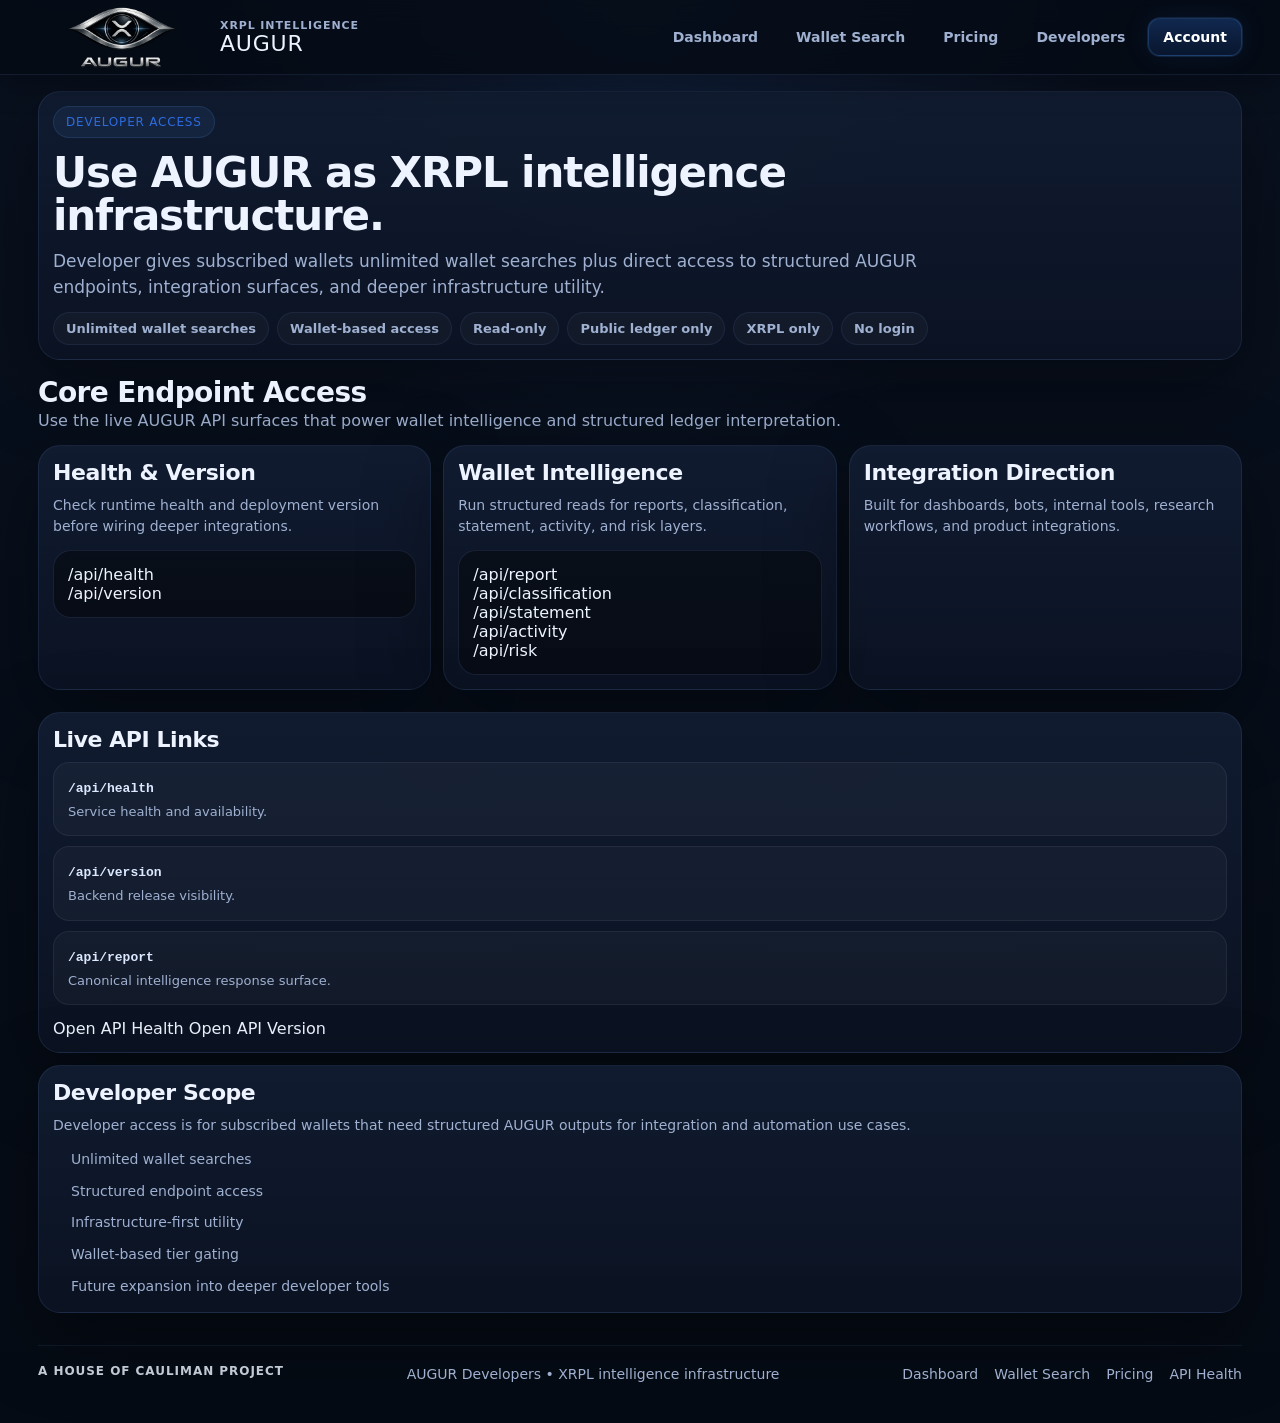
<file: developer.html>
<!DOCTYPE html>
<html lang="en">
<head>
  <meta charset="utf-8" />
  <meta name="viewport" content="width=device-width, initial-scale=1, maximum-scale=1, user-scalable=no" />
  <title>AUGUR Developer Utility</title>
  <meta name="description" content="Use AUGUR as XRPL intelligence infrastructure. Structured XRPL wallet intelligence, issuer-state detection, blackhole-aware analysis, and API access for apps, dashboards, bots, and internal tools." />
  <style>
    :root{
      --bg:#050b14;
      --panel:#111c31;
      --panel-2:#0b1323;
      --line:rgba(118,156,228,.12);
      --line-soft:rgba(118,156,228,.10);
      --text:#eef4ff;
      --muted:#9fb0d0;
      --soft:#7f92b6;
      --blue:#59a6ff;
      --blue-2:#2d6cdf;
      --green:#4ee39a;
      --amber:#ffcc66;
      --red:#ff7878;
      --shadow:0 24px 80px rgba(0,0,0,.36);
      --glow:0 0 0 1px rgba(87,166,255,.14), 0 0 28px rgba(45,108,223,.10);
      --radius:22px;
    }

    *{box-sizing:border-box}
    html{scroll-behavior:smooth}
    body{
      margin:0;
      font-family:Inter,ui-sans-serif,system-ui,-apple-system,BlinkMacSystemFont,"Segoe UI",sans-serif;
      background:
        radial-gradient(circle at top, rgba(56,104,198,.18), transparent 30%),
        linear-gradient(180deg, #09111f 0%, var(--bg) 100%);
      color:var(--text);
    }

    a{color:inherit;text-decoration:none}

    .wrap{
      width:min(1240px, calc(100% - 36px));
      margin:0 auto;
      padding:0 18px;
    }

    .topbar{
      position:sticky;
      top:0;
      z-index:50;
      backdrop-filter:blur(14px);
      background:rgba(5,11,21,.84);
      border-bottom:1px solid rgba(118,156,228,.12);
      box-shadow:0 10px 30px rgba(0,0,0,.25);
    }

    .nav{
      min-height:74px;
      display:flex;
      align-items:center;
      justify-content:space-between;
      gap:16px;
      flex-wrap:wrap;
    }

    .brand{
      display:flex;
      align-items:center;
      gap:14px;
      letter-spacing:.4px;
    }

    .brand-mark{
      width:168px;
      height:64px;
      display:grid;
      place-items:center;
      color:var(--blue-2);
    }

    .brand-mark img{
      width:100%;
      height:100%;
      object-fit:contain;
      display:block;
      transform:translateY(-48px);
    }

    .brand-copy{
      display:flex;
      flex-direction:column;
      gap:2px;
    }

    .brand-copy small{
      color:var(--muted);
      font-size:11px;
      letter-spacing:.9px;
      text-transform:uppercase;
      font-weight:700;
      line-height:1;
    }

    .brand-copy span{
      font-size:22px;
      letter-spacing:.8px;
      line-height:1;
    }

    .nav-links{
      display:flex;
      align-items:center;
      gap:8px;
      flex-wrap:wrap;
    }

    .nav-link{
      color:var(--muted);
      padding:10px 14px;
      border-radius:12px;
      font-size:14px;
      font-weight:700;
      border:1px solid transparent;
      transition:.15s ease;
    }

    .nav-link:hover{
      color:var(--text);
      background:rgba(255,255,255,.03);
      border-color:rgba(118,156,228,.10);
    }

    .nav-link.active{
      color:#fff;
      background:linear-gradient(180deg,rgba(38,88,173,.38),rgba(18,43,87,.38));
      border-color:rgba(87,166,255,.20);
      box-shadow:var(--glow);
    }

    .mobile-nav{
  display:flex;
  gap:10px;
  overflow-x:visible;
      flex-wrap:wrap;
  padding-bottom:6px;

      display:none;
      width:100%;
      gap:8px;
      padding-top:12px;
      border-top:1px solid rgba(118,156,228,.10);
    }

    .mobile-nav::-webkit-scrollbar{
  display:none;
}

.mobile-nav a{
  flex:0 0 auto;

  flex:0 0 auto;

      min-height:64px;
      display:flex;
      align-items:center;
      justify-content:center;
      text-align:center;
      padding:0 8px;
      border-radius:12px;
      text-decoration:none;
      color:var(--muted);
      background:rgba(255,255,255,.04);
      font-size:13px;
      font-weight:700;
    }

    .mobile-nav a:hover,
    .mobile-nav a.active{
      color:var(--text);
      background:rgba(118,156,228,.12);
    }

    .hero{
      padding:16px 0 8px;
    }

    .hero-card,
    .card{
      background:linear-gradient(180deg,rgba(17,28,49,.96),rgba(11,19,35,.96));
      border:1px solid var(--line);
      border-radius:22px;
      box-shadow:var(--shadow);
      padding:14px;
    }

    .eyebrow{
      display:inline-flex;
      align-items:center;
      gap:8px;
      padding:8px 12px;
      border-radius:999px;
      background:rgba(87,166,255,.08);
      border:1px solid rgba(87,166,255,.14);
      color:var(--blue-2);
      font-size:12px;
      text-transform:uppercase;
      letter-spacing:.8px;
    }

    h1,h2,h3,p,pre{margin:0}

    h1{
      margin:14px 0 10px;
      font-size:42px;
      line-height:1.02;
      letter-spacing:-1.1px;
      max-width:900px;
    }

    .lede{
      margin:0;
      color:var(--muted);
      font-size:17px;
      max-width:940px;
      line-height:1.55;
    }

    .trust{
      display:flex;
      flex-wrap:wrap;
      gap:8px;
      margin-top:12px;
    }

    .pill{
      display:inline-flex;
      align-items:center;
      gap:8px;
      padding:8px 12px;
      border-radius:999px;
      background:rgba(255,255,255,.03);
      border:1px solid rgba(118,156,228,.10);
      color:var(--muted);
      font-size:13px;
      font-weight:700;
    }

    .section{
      padding:8px 0 14px;
    }

    .section-head{
      display:flex;
      align-items:end;
      justify-content:space-between;
      gap:16px;
      margin-bottom:12px;
      flex-wrap:wrap;
    }

    .section-head h2{
      font-size:28px;
      letter-spacing:-.6px;
    }

    .section-head p{
      color:var(--muted);
      line-height:1.45;
    }

    .grid-3{
      display:grid;
      grid-template-columns:repeat(3,minmax(0,1fr));
      gap:12px;
    }

    .grid-2{
      display:grid;
      gap:12px;
    }

    .tag{
      display:inline-flex;
      align-items:center;
      width:max-content;
      padding:8px 10px;
      border-radius:999px;
      font-size:11px;
      letter-spacing:.14em;
      text-transform:uppercase;
      color:#dfe9ff;
      background:rgba(255,255,255,.05);
      border:1px solid var(--line-soft);
      margin-bottom:12px;
    }

    .tag.blue{
      color:#dcebff;
      background:rgba(49,108,214,.18);
      border-color:rgba(89,166,255,.20);
    }

    .tag.green{
      color:#dcffef;
      background:rgba(34,111,76,.22);
      border-color:rgba(78,227,154,.20);
    }

    .tag.amber{
      color:#fff2cf;
      background:rgba(125,95,28,.24);
      border-color:rgba(255,204,102,.18);
    }

    .card h3{
      font-size:22px;
      letter-spacing:-.02em;
      margin-bottom:10px;
    }

    .card p{
      color:var(--muted);
      line-height:1.55;
      font-size:14px;
    }

    .code-card{
      background:linear-gradient(180deg,rgba(9,15,26,.98),rgba(7,12,22,.98));
      border:1px solid rgba(118,156,228,.14);
      border-radius:18px;
      padding:14px;
      overflow:auto;
    }

    pre{
      font-family:ui-monospace,SFMono-Regular,Menlo,Consolas,monospace;
      font-size:12px;
      line-height:1.6;
      color:#dbe8ff;
      white-space:pre-wrap;
      word-break:break-word;
    }

    .list{
      margin:0;
      padding-left:18px;
      color:var(--muted);
      display:grid;
      gap:10px;
      line-height:1.55;
      font-size:14px;
    }

    .list li small{
      display:block;
      color:var(--soft);
      margin-top:4px;
    }

    .endpoint-list{
      display:grid;
      gap:10px;
    }

    .endpoint{
      padding:14px;
      border-radius:16px;
      background:rgba(255,255,255,.03);
      border:1px solid rgba(255,255,255,.06);
    }

    .endpoint .path{
      display:inline-block;
      font-family:ui-monospace,SFMono-Regular,Menlo,Consolas,monospace;
      font-size:13px;
      font-weight:800;
      color:#dbe8ff;
      margin-bottom:6px;
    }

    .endpoint p{
      color:var(--muted);
      line-height:1.5;
      font-size:13px;
    }

    .footer{
      padding:18px 0 42px;
      color:var(--muted);
      font-size:14px;
    }

    .footer-inner{
      padding-top:18px;
      border-top:1px solid rgba(118,156,228,.10);
      display:flex;
      align-items:center;
      justify-content:space-between;
      gap:14px;
      flex-wrap:wrap;
    }

    .footer-links{
      display:flex;
      gap:16px;
      flex-wrap:wrap;
    }

    .footer-links a{color:var(--muted)}
    .footer-links a:hover{color:var(--text)}

    @media (max-width:1080px){
      .grid-3,
      .grid-2{
        grid-template-columns:1fr;
      }
    }

    @media (max-width:760px){
      .wrap{padding:0 14px}
      .nav-links{display:none}
      .mobile-nav{
        display:flex;
        gap:10px;
        overflow-x:visible;
      flex-wrap:wrap;
        padding-bottom:6px;
      }
      .hero{padding:12px 0 6px}
      .hero-card,.card{padding:12px}
      .section{padding:6px 0 10px}
      .section-head{margin-bottom:10px}
      .section-head h2{font-size:24px}
      .card h3{font-size:19px}
      .card p,.list,.endpoint p{font-size:13px}
      h1{font-size:30px}
      .lede{font-size:15px}
      .brand-copy span{font-size:18px}
    }
  
.house-line{
  margin-bottom:6px;
  color:rgba(238,244,255,.82);
  font-size:12px;
  font-weight:800;
  letter-spacing:.08em;
  text-transform:uppercase;
}

</style>

  <!-- favicon: AUGUR -->
  <link rel="icon" href="/assets/favicons/augur/favicon.ico" sizes="any" />
  <link rel="icon" type="image/png" sizes="32x32" href="/assets/favicons/augur/favicon-32x32.png" />
  <link rel="icon" type="image/png" sizes="16x16" href="/assets/favicons/augur/favicon-16x16.png" />
  <link rel="apple-touch-icon" sizes="180x180" href="/assets/favicons/augur/apple-touch-icon.png" />
  <meta name="apple-mobile-web-app-title" content="AUGUR" />
  <meta name="application-name" content="AUGUR" />
</head>
<body>
  <div class="topbar">
    <div class="wrap">
      <div class="nav">
        <a class="brand" href="/">
          <div class="brand-mark"><img src="/assets/augur_logo.webp" alt="AUGUR logo" onerror="this.onerror=null;this.src='/assets/augur_logo.png';" /></div>
          <div class="brand-copy">
            <small>XRPL Intelligence</small>
            <span>AUGUR</span>
          </div>
        </a>

<div class="nav-links">
  <a class="nav-link" href="/">Dashboard</a>
  <a class="nav-link" href="/wallet/">Wallet Search</a>
  <a class="nav-link" href="/pricing.html">Pricing</a>
  <a class="nav-link" href="/developers.html">Developers</a>
  <a class="nav-link active" href="/account/">Account</a>
</div>

<div class="mobile-nav">
  <a href="/">Dashboard</a>
  <a href="/wallet/">Wallet Search</a>
  <a href="/pricing.html">Pricing</a>
  <a href="/developers.html">Developers</a>
  <a class="active" href="/account/">Account</a>
</div>
      </div>
    </div>
  </div>

  <main class="wrap">
    <section class="hero">
      <div class="hero-card">
        <div class="eyebrow">Developer Access</div>
        <h1>Use AUGUR as XRPL intelligence infrastructure.</h1>
        <p class="lede">
          Developer gives subscribed wallets unlimited wallet searches plus direct access to structured AUGUR endpoints, integration surfaces, and deeper infrastructure utility.
        </p>
        <div class="trust">
          <span class="pill">Unlimited wallet searches</span>
          <span class="pill">Wallet-based access</span>
          <span class="pill">Read-only</span>
          <span class="pill">Public ledger only</span>
          <span class="pill">XRPL only</span>
          <span class="pill">No login</span>
        </div>
      </div>
    </section>

    <section class="section">
      <div class="section-head">
        <div>
          <h2>Core Endpoint Access</h2>
          <p>Use the live AUGUR API surfaces that power wallet intelligence and structured ledger interpretation.</p>
        </div>
      </div>

      <div class="grid-3">
        <div class="card">
          <h3>Health & Version</h3>
          <p>Check runtime health and deployment version before wiring deeper integrations.</p>
          <div class="code-card" style="margin-top:12px;">
            <div>/api/health</div>
            <div>/api/version</div>
          </div>
        </div>

        <div class="card">
          <h3>Wallet Intelligence</h3>
          <p>Run structured reads for reports, classification, statement, activity, and risk layers.</p>
          <div class="code-card" style="margin-top:12px;">
            <div>/api/report</div>
            <div>/api/classification</div>
            <div>/api/statement</div>
            <div>/api/activity</div>
            <div>/api/risk</div>
          </div>
        </div>

        <div class="card">
          <h3>Integration Direction</h3>
          <p>Built for dashboards, bots, internal tools, research workflows, and product integrations.</p>
        </div>
      </div>
    </section>

    <section class="section">
      <div class="grid-2">
        <div class="card">
          <h3>Live API Links</h3>
          <div class="endpoint-list">
            <div class="endpoint">
              <div class="path">/api/health</div>
              <p>Service health and availability.</p>
            </div>
            <div class="endpoint">
              <div class="path">/api/version</div>
              <p>Backend release visibility.</p>
            </div>
            <div class="endpoint">
              <div class="path">/api/report</div>
              <p>Canonical intelligence response surface.</p>
            </div>
          </div>
          <div class="btn-row" style="margin-top:14px;">
            <a class="btn btn-primary btn-hud" href="https://api.augurxrpl.com/api/health" target="_blank" rel="noopener">Open API Health</a>
            <a class="btn btn-secondary btn-hud" href="https://api.augurxrpl.com/api/version" target="_blank" rel="noopener">Open API Version</a>
          </div>
        </div>

        <div class="card">
          <h3>Developer Scope</h3>
          <p>Developer access is for subscribed wallets that need structured AUGUR outputs for integration and automation use cases.</p>
          <div class="list" style="margin-top:12px;">
            <div>Unlimited wallet searches</div>
            <div>Structured endpoint access</div>
            <div>Infrastructure-first utility</div>
            <div>Wallet-based tier gating</div>
            <div>Future expansion into deeper developer tools</div>
          </div>
        </div>
      </div>
    </section>
  </main>

  <footer class="footer">
    <div class="wrap">
      <div class="footer-inner">
        <div class="house-line"><a href="https://houseofcauliman.com">A House of Cauliman Project</a></div>
        <div>AUGUR Developers • XRPL intelligence infrastructure</div>
        <div class="footer-links">
          <a href="/">Dashboard</a>
          <a href="/wallet/">Wallet Search</a>
          <a href="/pricing.html">Pricing</a>
          <a href="https://api.augurxrpl.com/api/health" target="_blank" rel="noopener">API Health</a>
        </div>
      </div>
    </div>
  </footer>
</body>
</html>
</file>
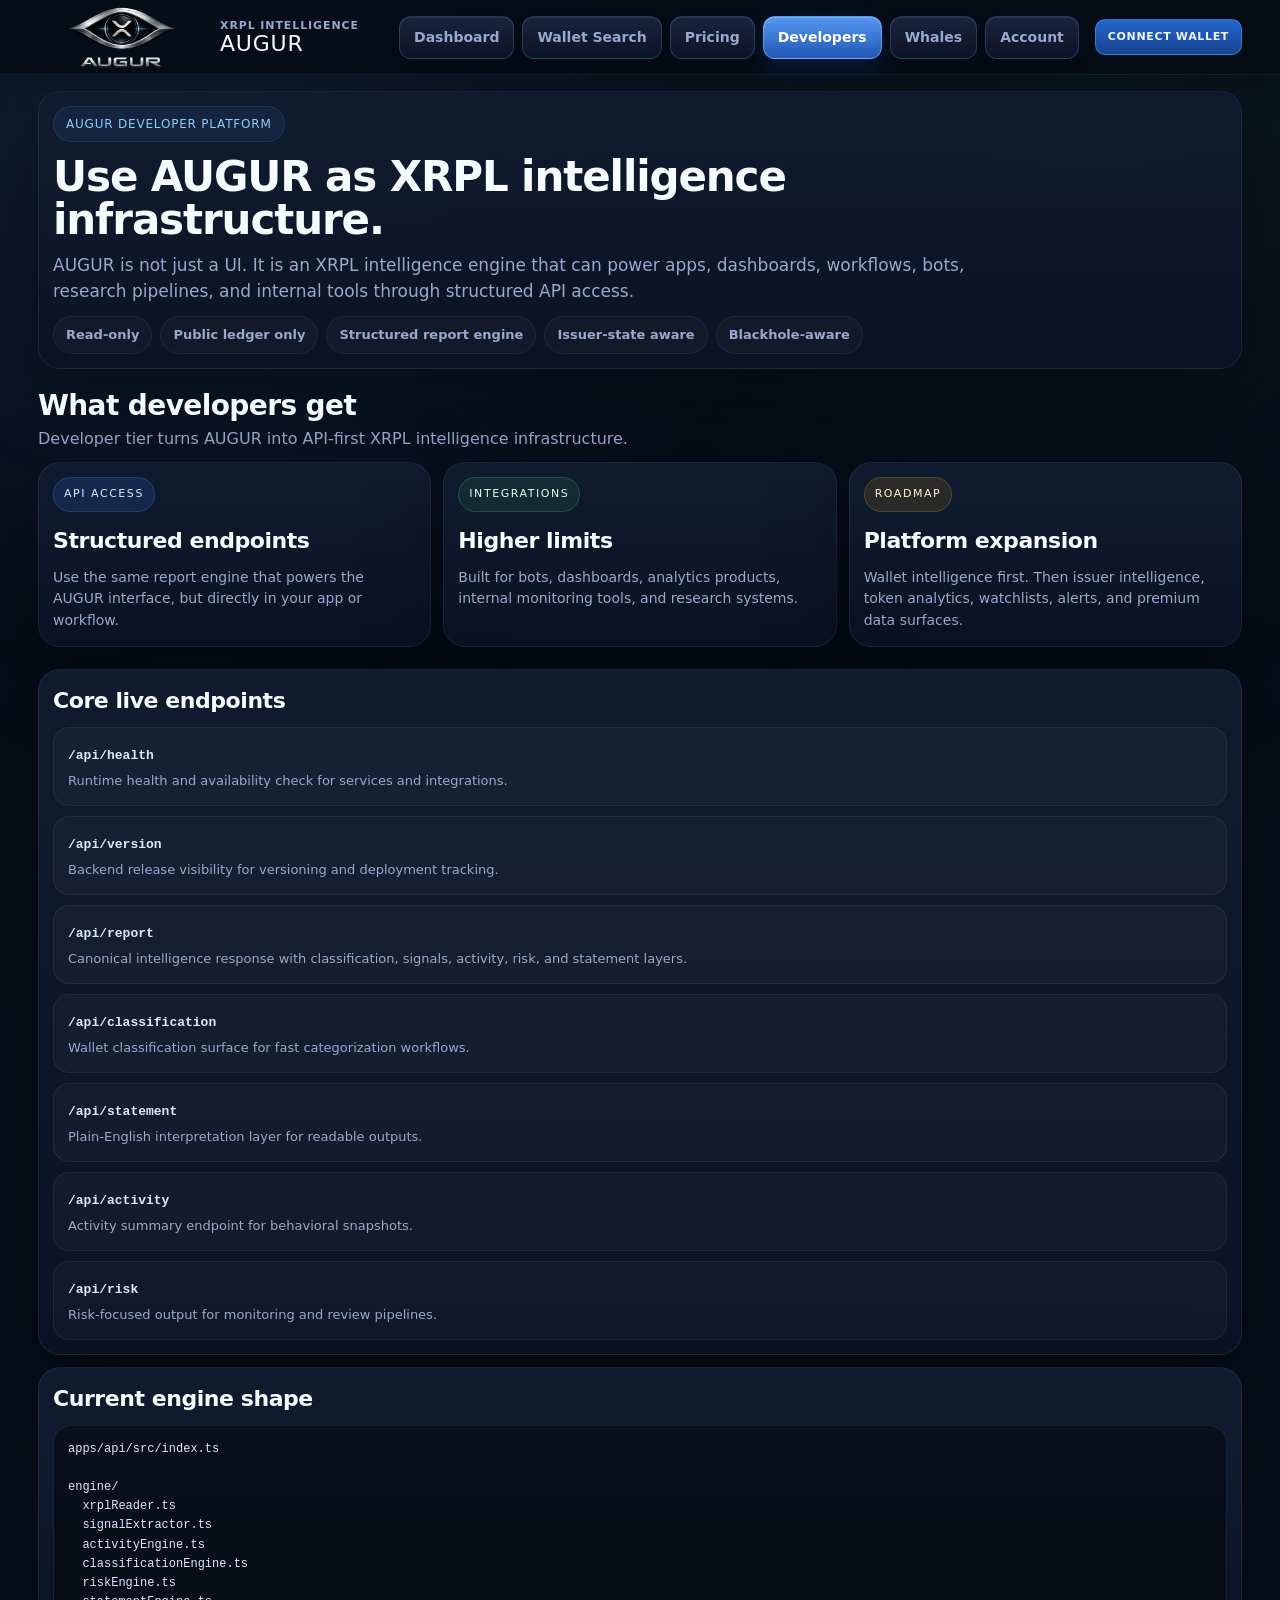
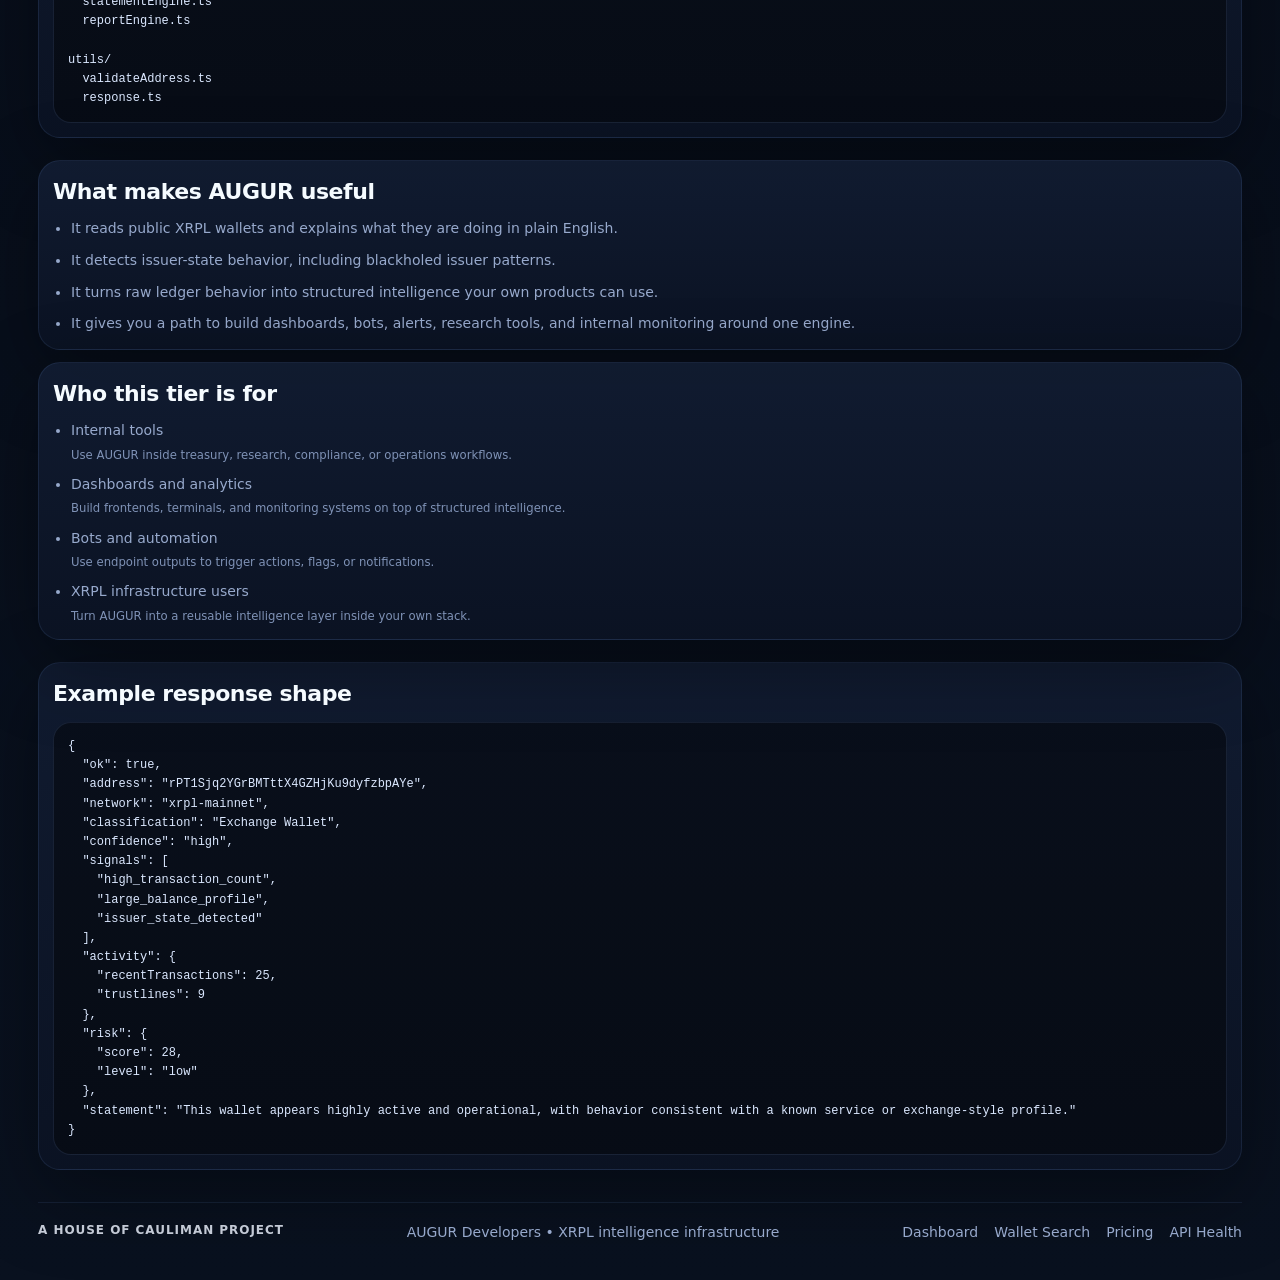
<file: developers.html>
<!DOCTYPE html>
<html lang="en">
<head>
  <meta charset="utf-8" />
  <meta name="viewport" content="width=device-width, initial-scale=1, maximum-scale=1, user-scalable=no" />
  <title>AUGUR Developers | XRPL Intelligence API</title>
  <meta name="description" content="Use AUGUR as XRPL intelligence infrastructure. Structured XRPL wallet intelligence, issuer-state detection, blackhole-aware analysis, and API access for apps, dashboards, bots, and internal tools." />
  <style>
    :root{
      --bg:#050b14;
      --panel:#111c31;
      --panel-2:#0b1323;
      --line:rgba(118,156,228,.12);
      --line-soft:rgba(118,156,228,.10);
      --text:#eef4ff;
      --muted:#9fb0d0;
      --soft:#7f92b6;
      --blue:#59a6ff;
      --blue-2:#2d6cdf;
      --green:#4ee39a;
      --amber:#ffcc66;
      --red:#ff7878;
      --shadow:0 24px 80px rgba(0,0,0,.36);
      --glow:0 0 0 1px rgba(87,166,255,.14), 0 0 28px rgba(45,108,223,.10);
      --radius:22px;
    }

    *{box-sizing:border-box}
    html{scroll-behavior:smooth}
    body{
      margin:0;
      font-family:Inter,ui-sans-serif,system-ui,-apple-system,BlinkMacSystemFont,"Segoe UI",sans-serif;
      background:
        radial-gradient(circle at top, rgba(56,104,198,.18), transparent 30%),
        linear-gradient(180deg, #09111f 0%, var(--bg) 100%);
      color:#f5fbff;
    }

    a{color:inherit;text-decoration:none}

    .wrap{
      width:min(1240px, calc(100% - 36px));
      margin:0 auto;
      padding:0 18px;
    }

    .topbar{
      position:sticky;
      top:0;
      z-index:50;
      backdrop-filter:blur(14px);
      background:rgba(5,11,21,.84);
      border-bottom:1px solid rgba(118,156,228,.12);
      box-shadow:0 10px 30px rgba(0,0,0,.25);
    }

    .nav{
      min-height:74px;
      display:flex;
      align-items:center;
      justify-content:space-between;
      gap:16px;
      flex-wrap:wrap;
    }

    .brand{
      display:flex;
      align-items:center;
      gap:14px;
      letter-spacing:.4px;
    }

    .brand-mark{
      width:168px;
      height:64px;
      display:grid;
      place-items:center;
      color:var(--blue-2);
    }

    .brand-mark img{
      width:100%;
      height:100%;
      object-fit:contain;
      display:block;
      transform:translateY(-48px);
    }

    .brand-copy{
      display:flex;
      flex-direction:column;
      gap:2px;
    }

    .brand-copy small{
      color:var(--muted);
      font-size:11px;
      letter-spacing:.9px;
      text-transform:uppercase;
      font-weight:700;
      line-height:1;
    }

    .brand-copy span{
      font-size:22px;
      letter-spacing:.8px;
      line-height:1;
    }

    .nav-links{
      display:flex;
      align-items:center;
      gap:8px;
      flex-wrap:wrap;
    }

    .nav-link{
      color:var(--muted);
      padding:10px 14px;
      border-radius:12px;
      font-size:14px;
      font-weight:700;
      border:1px solid rgba(92,128,190,.32);
      transition:.15s ease;
      background:linear-gradient(180deg,rgba(28,38,66,.95) 0%,rgba(14,20,38,.95) 100%);
      box-shadow:inset 0 1px 0 rgba(255,255,255,.08),0 8px 18px rgba(0,0,0,.18);
    }

    .nav-link:hover{
      color:var(--text);
      transform:translateY(-1px);
      border-color:rgba(120,190,255,.45);
      box-shadow:inset 0 1px 0 rgba(255,255,255,.12),0 10px 24px rgba(20,60,160,.18);
    }

    .nav-link.active{
      color:#fff;
      background:linear-gradient(180deg,rgba(90,160,255,.95) 0%,rgba(35,92,190,.95) 100%);
      border-color:rgba(120,190,255,.6);
      box-shadow:inset 0 1px 0 rgba(255,255,255,.25),0 10px 26px rgba(20,60,160,.28);
    }

    .mobile-nav{
  display:flex;
  gap:10px;
  overflow-x:visible;
      flex-wrap:wrap;
  padding-bottom:6px;

      display:none;
      width:100%;
      gap:8px;
      padding-top:12px;
      border-top:1px solid rgba(118,156,228,.10);
    }

    .mobile-nav::-webkit-scrollbar{
  display:none;
}

.mobile-nav a{
  flex:0 0 auto;

  flex:0 0 auto;

      min-height:46px;
      display:flex;
      align-items:center;
      justify-content:center;
      text-align:center;
      padding:0 8px;
      border-radius:12px;
      text-decoration:none;
      color:var(--muted);
      background:linear-gradient(180deg,rgba(28,38,66,.95) 0%,rgba(14,20,38,.95) 100%);
      border:1px solid rgba(92,128,190,.32);
      box-shadow:inset 0 1px 0 rgba(255,255,255,.08),0 8px 18px rgba(0,0,0,.18);
      font-size:13px;
      font-weight:700;
    }

    .mobile-nav a:hover,
    .mobile-nav a.active{
      color:var(--text);
      background:rgba(118,156,228,.12);
    }

    .hero{
      padding:16px 0 8px;
    }

    .hero-card,
    .card{
      background:linear-gradient(180deg,rgba(17,28,49,.96),rgba(11,19,35,.96));
      border:1px solid var(--line);
      border-radius:22px;
      box-shadow:var(--shadow);
      padding:14px;
    }

    .eyebrow{
      display:inline-flex;
      align-items:center;
      gap:8px;
      padding:8px 12px;
      border-radius:999px;
      background:rgba(87,166,255,.08);
      border:1px solid rgba(87,166,255,.14);
      color:var(--blue-2);
      font-size:12px;
      text-transform:uppercase;
      letter-spacing:.8px;
    }

    h1,h2,h3,p,pre{margin:0}

    h1{
      margin:14px 0 10px;
      font-size:42px;
      line-height:1.02;
      letter-spacing:-1.1px;
      max-width:900px;
    }

    .lede{
      margin:0;
      color:var(--muted);
      font-size:17px;
      max-width:940px;
      line-height:1.55;
    }

    .trust{
      display:flex;
      flex-wrap:wrap;
      gap:8px;
      margin-top:12px;
    }

    .pill{
      display:inline-flex;
      align-items:center;
      gap:8px;
      padding:8px 12px;
      border-radius:999px;
      background:rgba(255,255,255,.03);
      border:1px solid rgba(118,156,228,.10);
      color:var(--muted);
      font-size:13px;
      font-weight:700;
    }

    .section{
      padding:8px 0 14px;
    }

    .section-head{
      display:flex;
      align-items:end;
      justify-content:space-between;
      gap:16px;
      margin-bottom:12px;
      flex-wrap:wrap;
    }

    .section-head h2{
      font-size:28px;
      letter-spacing:-.6px;
    }

    .section-head p{
      color:var(--muted);
      line-height:1.45;
    }

    .grid-3{
      display:grid;
      grid-template-columns:repeat(3,minmax(0,1fr));
      gap:12px;
    }

    .grid-2{
      display:grid;
      gap:12px;
    }

    .tag{
      display:inline-flex;
      align-items:center;
      width:max-content;
      padding:8px 10px;
      border-radius:999px;
      font-size:11px;
      letter-spacing:.14em;
      text-transform:uppercase;
      color:#dfe9ff;
      background:rgba(255,255,255,.05);
      border:1px solid var(--line-soft);
      margin-bottom:12px;
    }

    .tag.blue{
      color:#dcebff;
      background:rgba(49,108,214,.18);
      border-color:rgba(89,166,255,.20);
    }

    .tag.green{
      color:#dcffef;
      background:rgba(34,111,76,.22);
      border-color:rgba(78,227,154,.20);
    }

    .tag.amber{
      color:#fff2cf;
      background:rgba(125,95,28,.24);
      border-color:rgba(255,204,102,.18);
    }

    .card h3{
      font-size:22px;
      letter-spacing:-.02em;
      margin-bottom:10px;
    }

    .card p{
      color:var(--muted);
      line-height:1.55;
      font-size:14px;
    }

    .code-card{
      background:linear-gradient(180deg,rgba(9,15,26,.98),rgba(7,12,22,.98));
      border:1px solid rgba(118,156,228,.14);
      border-radius:18px;
      padding:14px;
      overflow:auto;
    }

    pre{
      font-family:ui-monospace,SFMono-Regular,Menlo,Consolas,monospace;
      font-size:12px;
      line-height:1.6;
      color:#dbe8ff;
      white-space:pre-wrap;
      word-break:break-word;
    }

    .list{
      margin:0;
      padding-left:18px;
      color:var(--muted);
      display:grid;
      gap:10px;
      line-height:1.55;
      font-size:14px;
    }

    .list li small{
      display:block;
      color:var(--soft);
      margin-top:4px;
    }

    .endpoint-list{
      display:grid;
      gap:10px;
    }

    .endpoint{
      padding:14px;
      border-radius:16px;
      background:rgba(255,255,255,.03);
      border:1px solid rgba(255,255,255,.06);
    }

    .endpoint .path{
      display:inline-block;
      font-family:ui-monospace,SFMono-Regular,Menlo,Consolas,monospace;
      font-size:13px;
      font-weight:800;
      color:#dbe8ff;
      margin-bottom:6px;
    }

    .endpoint p{
      color:var(--muted);
      line-height:1.5;
      font-size:13px;
    }

    .footer{
      padding:18px 0 42px;
      color:var(--muted);
      font-size:14px;
    }

    .footer-inner{
      padding-top:18px;
      border-top:1px solid rgba(118,156,228,.10);
      display:flex;
      align-items:center;
      justify-content:space-between;
      gap:14px;
      flex-wrap:wrap;
    }

    .footer-links{
      display:flex;
      gap:16px;
      flex-wrap:wrap;
    }

    .footer-links a{color:var(--muted)}
    .footer-links a:hover{color:var(--text)}

    @media (max-width:1080px){
      .grid-3,
      .grid-2{
        grid-template-columns:1fr;
      }
    }

    @media (max-width:760px){
      .wrap{padding:0 14px}
      .nav-links{display:none}
      .mobile-nav{
        display:flex;
        gap:10px;
        overflow-x:visible;
      flex-wrap:wrap;
        padding-bottom:6px;
      }
      .hero{padding:12px 0 6px}
      .hero-card,.card{padding:12px}
      .section{padding:6px 0 10px}
      .section-head{margin-bottom:10px}
      .section-head h2{font-size:24px}
      .card h3{font-size:19px}
      .card p,.list,.endpoint p{font-size:13px}
      h1{font-size:30px}
      .lede{font-size:15px}
      .brand-copy span{font-size:18px}
    }
  
.house-line{
  margin-bottom:6px;
  color:rgba(238,244,255,.82);
  font-size:12px;
  font-weight:800;
  letter-spacing:.08em;
  text-transform:uppercase;
}

</style>

  <!-- favicon: AUGUR -->
  <link rel="icon" href="/assets/favicons/augur/favicon.ico" sizes="any" />
  <link rel="icon" type="image/png" sizes="32x32" href="/assets/favicons/augur/favicon-32x32.png" />
  <link rel="icon" type="image/png" sizes="16x16" href="/assets/favicons/augur/favicon-16x16.png" />
  <link rel="apple-touch-icon" sizes="180x180" href="/assets/favicons/augur/apple-touch-icon.png" />
  <meta name="apple-mobile-web-app-title" content="AUGUR" />
  <meta name="application-name" content="AUGUR" />
  <link rel="stylesheet" href="/assets/css/augur.css">
</head>
<body>
  <div class="topbar">
    <div class="wrap">
      <div class="nav">
        <a class="brand" href="/">
          <div class="brand-mark"><img src="/assets/augur_logo.webp" alt="AUGUR logo" onerror="this.onerror=null;this.src='/assets/augur_logo.png';" /></div>
          <div class="brand-copy">
            <small>XRPL Intelligence</small>
            <span>AUGUR</span>
          </div>
        </a>

<div class="nav-links">
          <a class="nav-link" href="/">Dashboard</a>
          <a class="nav-link" href="/wallet/">Wallet Search</a>
          <a class="nav-link" href="/pricing.html">Pricing</a>
          <a class="nav-link active" href="/developers.html">Developers</a>
          <a class="nav-link" href="/whales/">Whales</a>
          <a class="nav-link" href="/account/">Account</a>
</div>

      <button class="mobile-nav-toggle" type="button" aria-expanded="false">Menu ▾</button>
<div class="mobile-nav">
        <a href="/">Dashboard</a>
        <a href="/wallet/">Wallet Search</a>
        <a href="/pricing.html">Pricing</a>
        <a class="active" href="/developers.html">Developers</a>
        <a href="/whales/">Whales</a>
        <a href="/account/">Account</a>
        <a class="battlefield-link" href="/battlefield/">Battlefield</a>
</div>
      </div>
    </div>
  </div>

  <main class="wrap">
    <section class="hero">
      <div class="hero-card">
        <div class="eyebrow">AUGUR Developer Platform</div>
        <h1>Use AUGUR as XRPL intelligence infrastructure.</h1>
        <p class="lede">
          AUGUR is not just a UI. It is an XRPL intelligence engine that can power apps, dashboards, workflows,
          bots, research pipelines, and internal tools through structured API access.
        </p>
        <div class="trust">
          <span class="pill">Read-only</span>
          <span class="pill">Public ledger only</span>
          <span class="pill">Structured report engine</span>
          <span class="pill">Issuer-state aware</span>
          <span class="pill">Blackhole-aware</span>
        </div>
      </div>
    </section>

    <section class="section">
      <div class="section-head">
        <div>
          <h2>What developers get</h2>
          <p>Developer tier turns AUGUR into API-first XRPL intelligence infrastructure.</p>
        </div>
      </div>

      <div class="grid-3">
        <div class="card">
          <span class="tag blue">API Access</span>
          <h3>Structured endpoints</h3>
          <p>Use the same report engine that powers the AUGUR interface, but directly in your app or workflow.</p>
        </div>

        <div class="card">
          <span class="tag green">Integrations</span>
          <h3>Higher limits</h3>
          <p>Built for bots, dashboards, analytics products, internal monitoring tools, and research systems.</p>
        </div>

        <div class="card">
          <span class="tag amber">Roadmap</span>
          <h3>Platform expansion</h3>
          <p>Wallet intelligence first. Then issuer intelligence, token analytics, watchlists, alerts, and premium data surfaces.</p>
        </div>
      </div>
    </section>

    <section class="section">
      <div class="grid-2">
        <div class="card">
          <h3>Core live endpoints</h3>
          <div class="endpoint-list">
            <div class="endpoint">
              <div class="path">/api/health</div>
              <p>Runtime health and availability check for services and integrations.</p>
            </div>
            <div class="endpoint">
              <div class="path">/api/version</div>
              <p>Backend release visibility for versioning and deployment tracking.</p>
            </div>
            <div class="endpoint">
              <div class="path">/api/report</div>
              <p>Canonical intelligence response with classification, signals, activity, risk, and statement layers.</p>
            </div>
            <div class="endpoint">
              <div class="path">/api/classification</div>
              <p>Wallet classification surface for fast categorization workflows.</p>
            </div>
            <div class="endpoint">
              <div class="path">/api/statement</div>
              <p>Plain-English interpretation layer for readable outputs.</p>
            </div>
            <div class="endpoint">
              <div class="path">/api/activity</div>
              <p>Activity summary endpoint for behavioral snapshots.</p>
            </div>
            <div class="endpoint">
              <div class="path">/api/risk</div>
              <p>Risk-focused output for monitoring and review pipelines.</p>
            </div>
          </div>
        </div>

        <div class="card">
          <h3>Current engine shape</h3>
          <div class="code-card">
<pre>apps/api/src/index.ts

engine/
  xrplReader.ts
  signalExtractor.ts
  activityEngine.ts
  classificationEngine.ts
  riskEngine.ts
  statementEngine.ts
  reportEngine.ts

utils/
  validateAddress.ts
  response.ts</pre>
          </div>
        </div>
      </div>
    </section>

    <section class="section">
      <div class="grid-2">
        <div class="card">
          <h3>What makes AUGUR useful</h3>
          <ul class="list">
            <li>It reads public XRPL wallets and explains what they are doing in plain English.</li>
            <li>It detects issuer-state behavior, including blackholed issuer patterns.</li>
            <li>It turns raw ledger behavior into structured intelligence your own products can use.</li>
            <li>It gives you a path to build dashboards, bots, alerts, research tools, and internal monitoring around one engine.</li>
          </ul>
        </div>

        <div class="card">
          <h3>Who this tier is for</h3>
          <ul class="list">
            <li>Internal tools<small>Use AUGUR inside treasury, research, compliance, or operations workflows.</small></li>
            <li>Dashboards and analytics<small>Build frontends, terminals, and monitoring systems on top of structured intelligence.</small></li>
            <li>Bots and automation<small>Use endpoint outputs to trigger actions, flags, or notifications.</small></li>
            <li>XRPL infrastructure users<small>Turn AUGUR into a reusable intelligence layer inside your own stack.</small></li>
          </ul>
        </div>
      </div>
    </section>

    <section class="section">
      <div class="card">
        <h3>Example response shape</h3>
        <div class="code-card" style="margin-top:12px;">
<pre>{
  "ok": true,
  "address": "rPT1Sjq2YGrBMTttX4GZHjKu9dyfzbpAYe",
  "network": "xrpl-mainnet",
  "classification": "Exchange Wallet",
  "confidence": "high",
  "signals": [
    "high_transaction_count",
    "large_balance_profile",
    "issuer_state_detected"
  ],
  "activity": {
    "recentTransactions": 25,
    "trustlines": 9
  },
  "risk": {
    "score": 28,
    "level": "low"
  },
  "statement": "This wallet appears highly active and operational, with behavior consistent with a known service or exchange-style profile."
}</pre>
        </div>
      </div>
    </section>
  </main>

  <footer class="footer">
    <div class="wrap">
      <div class="footer-inner">
        <div class="house-line"><a href="https://houseofcauliman.com">A House of Cauliman Project</a></div>
        <div>AUGUR Developers • XRPL intelligence infrastructure</div>
        <div class="footer-links">
          <a href="/">Dashboard</a>
          <a href="/wallet/">Wallet Search</a>
          <a href="/pricing.html">Pricing</a>
          <a href="https://api.augurxrpl.com/api/health" target="_blank" rel="noopener">API Health</a>
        </div>
      </div>
    </div>
  </footer>
  <script src="/assets/session.js"></script>
<script>
const mobileNavToggle=document.querySelector(".mobile-nav-toggle");
const mobileNav=document.querySelector(".mobile-nav");
mobileNavToggle?.addEventListener("click",()=>{
  const open=mobileNav.classList.toggle("open");
  mobileNavToggle.setAttribute("aria-expanded",String(open));
  mobileNavToggle.textContent=open?"Menu ▴":"Menu ▾";
});
</script>
</body>
</html>
</file>
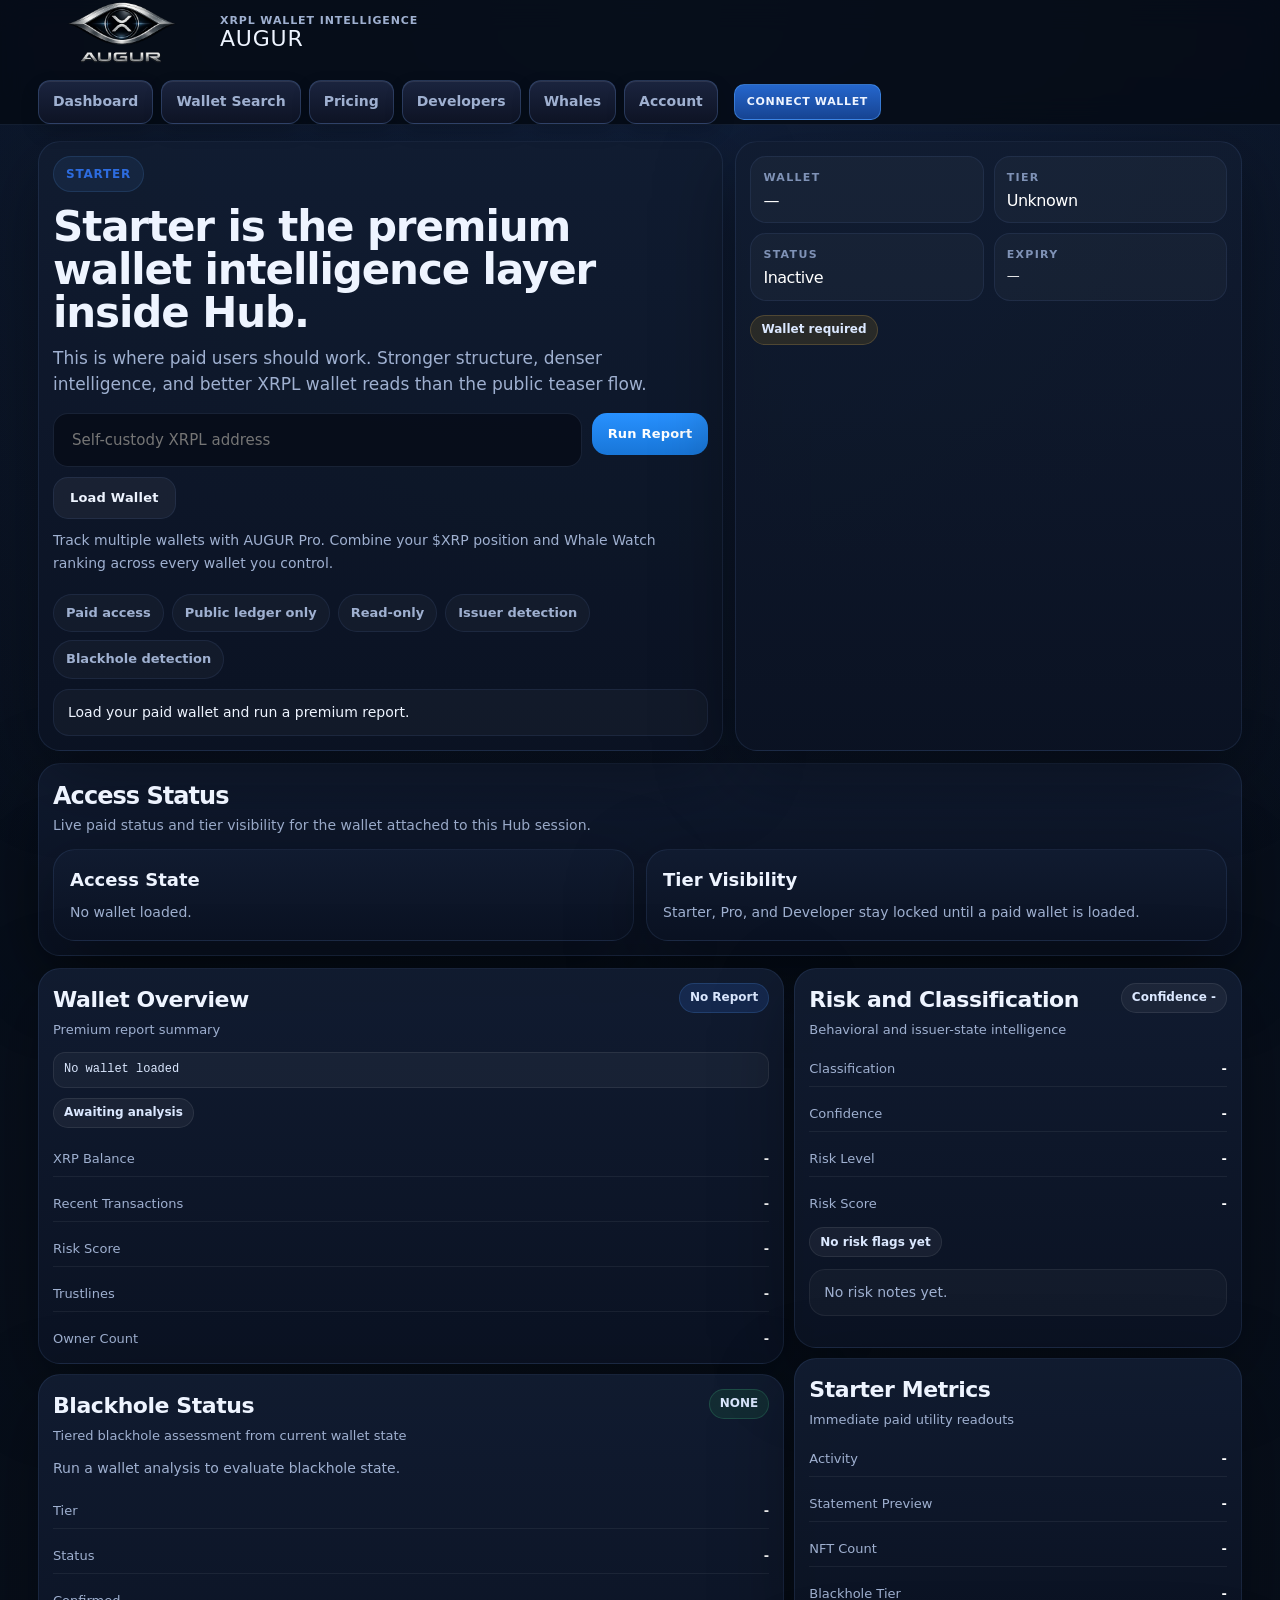
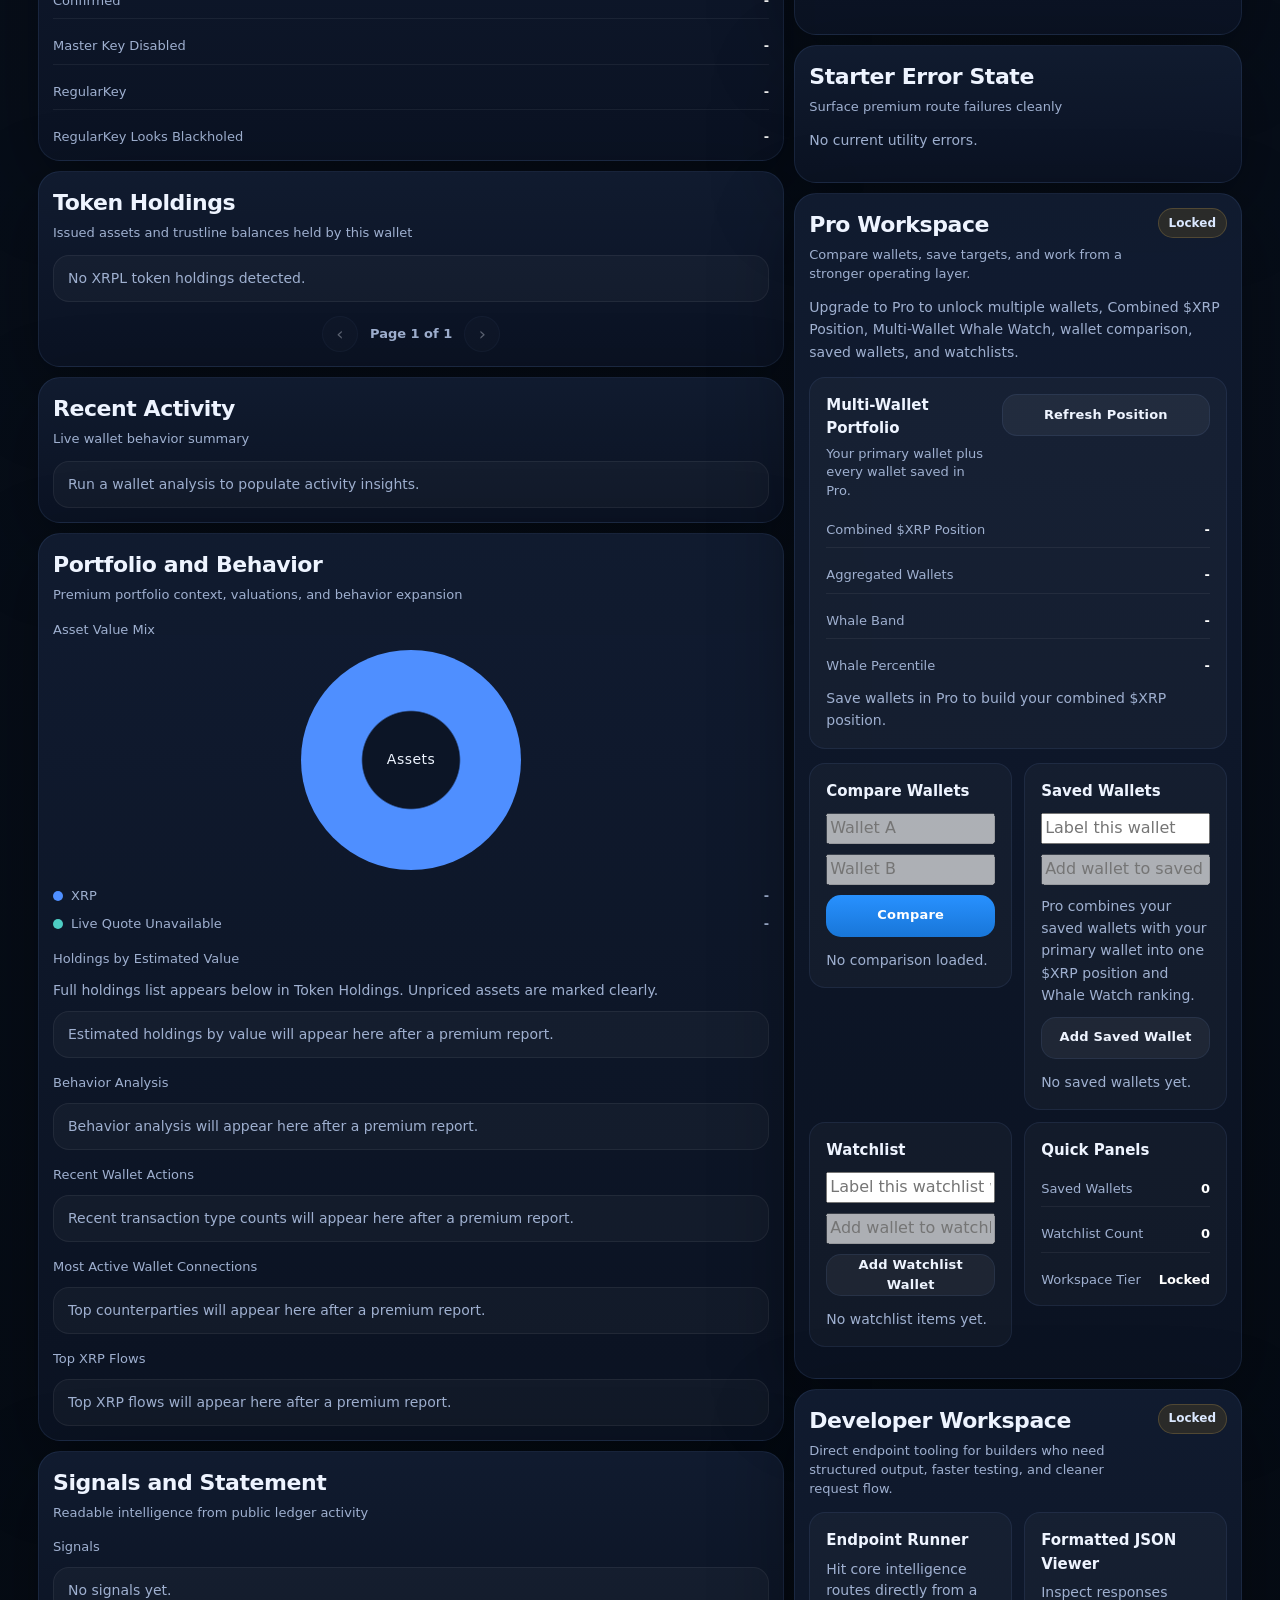
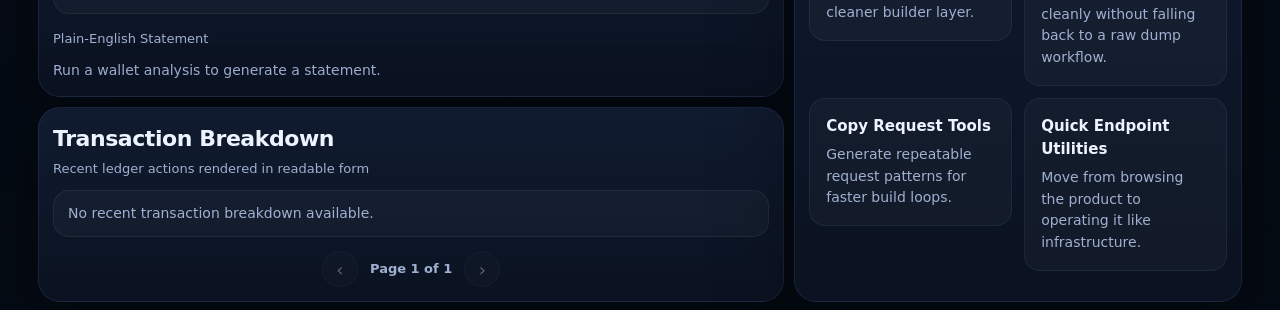
<file: hub.html>
<!DOCTYPE html>
<html lang="en">
<head>
  <meta charset="utf-8" />
  <meta name="viewport" content="width=device-width,initial-scale=1" />
  <title>AUGUR Hub</title>
  <meta name="description" content="AUGUR paid workspace for XRPL wallet intelligence." />
  <style>
    :root{
      --bg:#050b14;
      --panel:#111c31;
      --panel-2:#0b1323;
      --line:rgba(118,156,228,.12);
      --line-soft:rgba(118,156,228,.10);
      --text:#eef4ff;
      --muted:#9fb0d0;
      --soft:#7f92b6;
      --blue:#59a6ff;
      --blue-2:#2d6cdf;
      --green:#4ee39a;
      --amber:#ffcc66;
      --red:#ff7878;
      --shadow:0 24px 80px rgba(0,0,0,.36);
      --glow:0 0 0 1px rgba(87,166,255,.14), 0 0 28px rgba(45,108,223,.10);
      --radius:22px;
    }
    *{box-sizing:border-box}
    html,body{margin:0;padding:0}
    body{
      background:
        radial-gradient(circle at top, rgba(56,104,198,.18), transparent 30%),
        linear-gradient(180deg, #09111f 0%, var(--bg) 100%);
      color:var(--text);
      font-family:Inter,ui-sans-serif,system-ui,-apple-system,BlinkMacSystemFont,"Segoe UI",sans-serif;
      line-height:1.55;
    }
    a{color:inherit;text-decoration:none}
    button,input{font:inherit}

    button,input{font:inherit}

    .wrap{
      width:min(1240px, calc(100% - 36px));
      margin:0 auto;
      padding:0 18px;
    }

    .topbar{
      position:sticky;
      top:0;
      z-index:50;
      backdrop-filter:blur(14px);
      background:rgba(5,11,21,.84);
      border-bottom:1px solid rgba(118,156,228,.12);
    }

    .nav{
      min-height:74px;
      display:flex;
      align-items:center;
      justify-content:space-between;
      gap:16px;
      flex-wrap:wrap;
    }

    .nav-links{
      display:flex;
      align-items:center;
      gap:8px;
      flex-wrap:wrap;
    }

    .nav-link{
      color:var(--muted);
      padding:10px 14px;
      border-radius:12px;
      font-size:14px;
      font-weight:700;
      border:1px solid rgba(92,128,190,.32);
      transition:.15s ease;
      background:linear-gradient(180deg,rgba(28,38,66,.95) 0%,rgba(14,20,38,.95) 100%);
      box-shadow:inset 0 1px 0 rgba(255,255,255,.08),0 8px 18px rgba(0,0,0,.18);
    }

    .nav-link:hover{
      color:var(--text);
      transform:translateY(-1px);
      border-color:rgba(120,190,255,.45);
      box-shadow:inset 0 1px 0 rgba(255,255,255,.12),0 10px 24px rgba(20,60,160,.18);
    }

    .nav-link.active{
      color:#fff;
      background:linear-gradient(180deg,rgba(90,160,255,.95) 0%,rgba(35,92,190,.95) 100%);
      border-color:rgba(120,190,255,.6);
    }

    .mobile-nav{
      display:none;
      width:100%;
      gap:10px;
      overflow-x:visible;
      flex-wrap:wrap;
      padding-top:12px;
      padding-bottom:6px;
      border-top:1px solid rgba(118,156,228,.10);
      -ms-overflow-style:none;
      scrollbar-width:none;
    }

    .mobile-nav::-webkit-scrollbar{
      display:none;
    }

    .mobile-nav a{
      flex:0 0 auto;
      min-height:46px;
      display:flex;
      align-items:center;
      justify-content:center;
      text-align:center;
      padding:0 8px;
      border-radius:12px;
      text-decoration:none;
      color:var(--muted);
      background:linear-gradient(180deg,rgba(28,38,66,.95) 0%,rgba(14,20,38,.95) 100%);
      border:1px solid rgba(92,128,190,.32);
      box-shadow:inset 0 1px 0 rgba(255,255,255,.08),0 8px 18px rgba(0,0,0,.18);
      font-size:13px;
      font-weight:700;
    }

    .mobile-nav a:hover,
    .mobile-nav a.active{
      color:var(--text);
      background:rgba(118,156,228,.12);
    }

    .brand{
      display:flex;
      align-items:center;
      gap:14px;
      letter-spacing:.4px;
    }

    .brand-mark{
      width:168px;
      height:64px;
      display:grid;
      place-items:center;
      color:var(--blue-2);
    }

    .brand-mark img{
      width:100%;
      height:100%;
      object-fit:contain;
      display:block;
      transform:translateY(-48px);
    }

    .brand-copy{
      display:flex;
      flex-direction:column;
      gap:2px;
    }

    .brand-copy small{
      color:var(--muted);
      font-size:11px;
      letter-spacing:.9px;
      text-transform:uppercase;
      font-weight:700;
      line-height:1;
    }

    .brand-copy span{
      font-size:22px;
      letter-spacing:.8px;
      line-height:1;
    }


    .btn{
      height:42px;
      padding:0 16px;
      border-radius:15px;
      border:0;
      cursor:pointer;
      font-weight:800;
      font-size:13px;
      letter-spacing:.2px;
      transition:transform .15s ease, opacity .15s ease, background .15s ease;
      display:inline-flex;
      align-items:center;
      justify-content:center;
      text-decoration:none;
    }

    .btn:hover{transform:translateY(-1px)}

    .btn-primary{
      color:#fff;
      background:linear-gradient(180deg,#2891ff,#1876d8);
    }

    .btn-secondary{
      color:var(--text);
      background:rgba(255,255,255,.05);
      border:1px solid rgba(118,156,228,.10);
    }

    .btn-ghost{
      color:var(--muted);
      background:linear-gradient(180deg,rgba(28,38,66,.95) 0%,rgba(14,20,38,.95) 100%);
      border:1px solid rgba(92,128,190,.32);
      box-shadow:inset 0 1px 0 rgba(255,255,255,.08),0 8px 18px rgba(0,0,0,.18);
    }

    .hero-card,
    .panel,
    .card,
    .module,
    .locked-card{
      background:linear-gradient(180deg,rgba(17,28,49,.96),rgba(11,19,35,.96));
      border:1px solid var(--line);
      border-radius:22px;
      box-shadow:var(--shadow);
    }

    .hero{
      padding:16px 0 8px;
    }

    .hero-grid{
      display:grid;
      grid-template-columns:1.15fr .85fr;
      gap:16px;
      align-items:stretch;
    }

    .hero-card{padding:16px}

    .eyebrow{
      display:inline-flex;
      align-items:center;
      gap:8px;
      padding:8px 12px;
      border-radius:999px;
      background:rgba(87,166,255,.08);
      border:1px solid rgba(87,166,255,.14);
      color:var(--blue-2);
      font-size:12px;
      text-transform:uppercase;
      letter-spacing:.8px;
      font-weight:800;
    }

    h1,h2,h3,h4,p,ul{margin:0}

    h1{
      margin:14px 0 10px;
      font-size:42px;
      line-height:1.02;
      letter-spacing:-1.1px;
      max-width:820px;
    }

    .lede{
      color:var(--muted);
      font-size:17px;
      max-width:760px;
      margin:0 0 16px;
      line-height:1.55;
    }

    .search{
      display:flex;
      gap:10px;
      flex-wrap:wrap;
      margin:10px 0 10px;
    }

    .search input{
      flex:1 1 420px;
      min-width:280px;
      height:54px;
      border-radius:15px;
      border:1px solid rgba(130,160,220,.14);
      background:rgba(6,11,21,.72);
      color:var(--text);
      padding:0 18px;
      outline:none;
      font-size:15px;
    }

    .search input:focus{
      border-color:rgba(91,167,255,.45);
    }

    .trust{
      display:flex;
      flex-wrap:wrap;
      gap:8px;
      margin-top:10px;
    }

    .pill{
      display:inline-flex;
      align-items:center;
      gap:8px;
      padding:8px 12px;
      border-radius:999px;
      background:rgba(255,255,255,.03);
      border:1px solid rgba(118,156,228,.10);
      color:var(--muted);
      font-size:13px;
      font-weight:700;
    }

    .status{
      margin-top:10px;
      padding:12px 14px;
      background:rgba(255,255,255,.03);
      border:1px solid rgba(118,156,228,.10);
      color:var(--text);
      font-size:14px;
      border-radius:16px;
    }

    .mini-grid{
      display:grid;
      gap:12px;
    }

    .mini-card{
      padding:14px;
      border-radius:16px;
      background:rgba(255,255,255,.03);
      border:1px solid rgba(118,156,228,.10);
    }

    .mini-label{
      color:var(--soft);
      font-size:11px;
      font-weight:800;
      letter-spacing:.12em;
      text-transform:uppercase;
      margin-bottom:6px;
    }

    .mini-value{
      color:#fff;
      font-size:22px;
      line-height:1.05;
      letter-spacing:-.03em;
    }

    .mini-sub{
      margin-top:6px;
      color:var(--muted);
      font-size:12px;
      line-height:1.4;
    }

    .hero-side{
      display:grid;
      gap:10px;
      align-content:start;
    }

    .compact-top-strip{
      grid-template-columns:repeat(2,minmax(0,1fr));
      gap:10px;
    }

    .compact-top-strip .mini-card{
      min-height:0;
    }

    .compact-top-strip .mini-value{
      font-size:16px;
      line-height:1.15;
    }

    .compact-actions{
      display:flex;
      align-items:center;
      justify-content:space-between;
      gap:10px;
      flex-wrap:wrap;
      padding:4px 0 0;
    }

    .section{
      padding:6px 0 12px;
    }

    .section-head{
      display:flex;
      justify-content:space-between;
      align-items:flex-start;
      gap:12px;
      margin-bottom:12px;
      flex-wrap:wrap;
    }

    .section-head h2{
      font-size:24px;
      letter-spacing:-.04em;
    }

    .section-head p{
      color:var(--muted);
      font-size:14px;
      max-width:820px;
    }

    .workspace-grid{
      display:grid;
      grid-template-columns:repeat(2,minmax(0,1fr));
      gap:12px;
    }

    .panel{
      padding:16px;
    }

    .panel h3{
      font-size:18px;
      margin-bottom:8px;
    }

    .panel p{
      color:var(--muted);
      font-size:14px;
    }

    .results-grid{
      display:grid;
      grid-template-columns:minmax(0,1.25fr) minmax(320px,.75fr);
      gap:12px;
    }

    .stack{
      display:grid;
      gap:12px;
    }

    .card,
    .module,
    .locked-card{
      padding:16px;
    }

    .card-header{
      display:flex;
      justify-content:space-between;
      align-items:flex-start;
      gap:12px;
      margin-bottom:12px;
    }

    .card-header h3{
      font-size:22px;
      letter-spacing:-.02em;
    }

    .subhead{
      margin-top:4px;
      color:var(--muted);
      font-size:13px;
      line-height:1.45;
    }

    .badge{
      display:inline-flex;
      align-items:center;
      gap:6px;
      min-height:30px;
      padding:0 10px;
      border-radius:999px;
      font-size:12px;
      font-weight:800;
      background:rgba(255,255,255,.05);
      color:#dbe8ff;
      border:1px solid rgba(255,255,255,.08);
      white-space:nowrap;
    }

    .badge.blue{background:rgba(45,108,223,.18);border-color:rgba(89,166,255,.18)}
    .badge.green{background:rgba(34,111,76,.22);border-color:rgba(78,227,154,.18)}
    .badge.amber{background:rgba(125,95,28,.24);border-color:rgba(255,204,102,.18)}
    .badge.red{background:rgba(120,29,29,.26);border-color:rgba(255,120,120,.18)}
    .badge.gray{background:rgba(90,102,128,.20);border-color:rgba(159,176,208,.18)}
    .badge.purple{background:rgba(88,66,160,.24);border-color:rgba(170,140,255,.22)}

    .kbd{
      display:inline-flex;
      align-items:center;
      min-height:36px;
      padding:0 12px;
      border-radius:12px;
      background:rgba(255,255,255,.04);
      border:1px solid rgba(255,255,255,.08);
      color:#dbe8ff;
      font-family:ui-monospace,SFMono-Regular,Menlo,Consolas,monospace;
      font-size:13px;
      overflow:auto;
      max-width:100%;
    }

    .wallet-summary{
      display:grid;
      gap:10px;
    }

    .badge-row{
      display:flex;
      flex-wrap:wrap;
      gap:8px;
    }

    .stat-list{
      display:grid;
      gap:10px;
    }

    .stat-line{
      display:flex;
      justify-content:space-between;
      gap:14px;
      padding:11px 0;
      border-bottom:1px solid rgba(255,255,255,.06);
    }

    .stat-line:last-child{
      border-bottom:none;
      padding-bottom:0;
    }

    .stat-line .name{
      color:var(--muted);
      font-size:14px;
      line-height:1.4;
    }

    .stat-line .val{
      color:#fff;
      font-size:14px;
      font-weight:800;
      text-align:right;
      line-height:1.4;
    }

    .analysis-grid{
      display:grid;
      gap:12px;
    }

    .note{
      color:var(--muted);
      line-height:1.6;
      font-size:14px;
    }

    .tracker-left{
      display:flex;
      flex-direction:column;
      gap:6px;
      min-width:0;
    }

    .meta{
      display:flex;
      flex-wrap:wrap;
      gap:10px;
      font-size:11px;
      opacity:.75;
    }

    .tracker-right{
      display:flex;
      align-items:flex-start;
      white-space:nowrap;
      flex:0 0 auto;
    }

    .tracker-item{
      display:flex;
      align-items:flex-start;
      justify-content:space-between;
      gap:12px;
      padding:14px;
      border-radius:18px;
      border:1px solid rgba(118,156,228,.10);
      background:rgba(255,255,255,.03);
      overflow:hidden;
    }

    .tracker-item > div{
      min-width:0;
    }

    .tracker-item strong,
    .tracker-item span,
    .tracker-item small,
    .tracker-item .flow{
      overflow-wrap:anywhere;
      word-break:break-word;
    }

    #tokenHoldingsList .tracker-item,
    #transactionBreakdownList .tracker-item{
      padding:14px 14px;
      gap:12px;
      align-items:flex-start;
    }

    #tokenHoldingsList .tracker-item strong,
    #transactionBreakdownList .tracker-item strong{
      font-size:13px;
      line-height:1.45;
      display:block;
      margin-bottom:4px;
    }

    #tokenHoldingsList .tracker-item span,
    #transactionBreakdownList .tracker-item span,
    #transactionBreakdownList .tracker-item small{
      font-size:12px;
      line-height:1.45;
      display:block;
    }

    #tokenHoldingsList .tracker-item .flow,
    #transactionBreakdownList .tracker-item .flow{
      font-size:11px;
      line-height:1.3;
      align-self:flex-start;
      margin-top:2px;
      white-space:normal;
    }

    .hero-grid{
      gap:12px;
    }

    .hero-card{
      padding:14px;
    }

    .mini-card{
      padding:12px;
    }

    .mini-value{
      font-size:18px;
      line-height:1.1;
    }

    .mini-sub{
      font-size:11px;
    }

    .kbd{
      font-size:12px;
      padding:6px 10px;
    }

    .stat-line{
      padding:8px 0;
    }

    .stat-line .val{
      font-size:13px;
    }

    .stat-line .name{
      font-size:13px;
    }

    #heroExpiry{
      font-size:13px;
      word-break:break-word;
    }

    .section{
      padding:4px 0 8px;
    }

    .results-grid{
      gap:10px;
    }

    .stack{
      gap:10px;
    }

    .card,
    .module,
    .locked-card{
      padding:14px;
    }    .list{
      list-style:none;
      padding:0;
      margin:0;
      display:grid;
      gap:10px;
    }

    .list li,
    .list .empty{
      padding:12px 14px;
      background:rgba(255,255,255,.03);
      border:1px solid rgba(255,255,255,.06);
      color:#dbe8ff;
      line-height:1.5;
      font-size:14px;
      border-radius:16px;
    }

    .list .empty{color:var(--muted)}

    .pager{
      display:flex;
      align-items:center;
      justify-content:center;
      gap:12px;
      margin-top:14px;
    }

    .pager-info{
      color:var(--muted);
      font-size:13px;
      font-weight:700;
    }

    .pager-btn{
      width:36px;
      height:36px;
      border-radius:999px;
      border:1px solid rgba(118,156,228,.14);
      background:rgba(255,255,255,.04);
      color:var(--text);
      font-size:18px;
      cursor:pointer;
    }

    .pager-btn:disabled{
      opacity:.35;
      cursor:default;
    }

    .donut{
      --xrp-pct:100%;
      width:220px;
      height:220px;
      margin:8px auto 0;
      border-radius:50%;
      background:
        radial-gradient(circle at center, #0c1526 0 31%, transparent 32%),
        conic-gradient(
          #4f8fff 0 var(--xrp-pct),
          #4ecdc4 var(--xrp-pct) 100%
        );
      position:relative;
    }

    .donut::after{
      content:"Assets";
      position:absolute;
      inset:0;
      display:grid;
      place-items:center;
      color:var(--text);
      font-size:14px;
      letter-spacing:.5px;
    }

    .legend{
      display:grid;
      gap:8px;
      margin-top:16px;
    }

    .legend-line{
      display:flex;
      align-items:center;
      justify-content:space-between;
      gap:12px;
      font-size:13px;
      color:var(--muted);
    }

    .legend-left{
      display:flex;
      align-items:center;
      gap:8px;
    }

    .dot{
      width:10px;
      height:10px;
      border-radius:50%;
      flex:0 0 auto;
    }

    
/* Pro workspace layout fix */
.locked-grid{
  align-items:start;
}

.locked-grid > .locked-tile{
  min-width:0;
}

.locked-tile{
  min-width:0;
}

.locked-tile input,
.locked-tile button,
.locked-tile .btn{
  width:100%;
  max-width:100%;
  box-sizing:border-box;
}

.locked-tile > div[style*="display:grid"]{
  min-width:0;
}

.locked-tile .note{
  min-width:0;
  overflow-wrap:anywhere;
}

.locked-grid{
      display:grid;
      grid-template-columns:repeat(2,minmax(0,1fr));
      gap:12px;
      margin-top:14px;
    }

    .locked-tile{
      padding:16px;
      border-radius:16px;
      background:rgba(255,255,255,.03);
      border:1px solid rgba(118,156,228,.10);
    }

    .locked-tile h4{
      font-size:15px;
      margin-bottom:6px;
    }

    .locked-tile p{
      font-size:14px;
      color:var(--muted);
    }

    .hidden{display:none !important}

    @media (max-width:1180px){
      .hero-grid,
      .results-grid,
      .workspace-grid{
        grid-template-columns:1fr;
      }
    }

    @media (max-width:760px){
      .wrap{padding:0 14px}
      h1{font-size:30px}
      .search input,.btn{height:48px}
      .nav-links{display:none}
      .mobile-nav{
        display:flex;
        flex-wrap:wrap;
      }
      .mini-grid{grid-template-columns:repeat(2,minmax(0,1fr));gap:8px}
      .hero{padding:12px 0 6px}
      .hero-card,.card,.module,.locked-card,.panel{padding:12px}
      .mini-card{padding:10px;border-radius:12px}
      .mini-label{font-size:10px;letter-spacing:.08em}
      .mini-value{font-size:18px}
      .brand-copy span{font-size:18px}
      .mini-sub{font-size:11px;line-height:1.3}
      .locked-grid{grid-template-columns:1fr}
    }
  
/* Hub analyzing state */
.hub-loading-state{
  display:flex;
  align-items:center;
  gap:12px;
  margin-top:12px;
  padding:12px 14px;
  border:1px solid rgba(118,156,228,.16);
  border-radius:14px;
  background:rgba(255,255,255,.03);
}

.hub-loading-state[hidden]{
  display:none !important;
}

.hub-loading-wheel{
  width:18px;
  height:18px;
  border-radius:50%;
  border:2px solid rgba(255,255,255,.18);
  border-top-color:var(--blue);
  animation:hub-spin .8s linear infinite;
  flex:0 0 auto;
}

.hub-loading-copy{
  color:var(--muted);
  font-size:14px;
  font-weight:700;
}

@keyframes hub-spin{
  to{transform:rotate(360deg);}
}


</style>

  <!-- favicon: AUGUR -->
  <link rel="icon" href="/assets/favicons/augur/favicon.ico" sizes="any" />
  <link rel="icon" type="image/png" sizes="32x32" href="/assets/favicons/augur/favicon-32x32.png" />
  <link rel="icon" type="image/png" sizes="16x16" href="/assets/favicons/augur/favicon-16x16.png" />
  <link rel="apple-touch-icon" sizes="180x180" href="/assets/favicons/augur/apple-touch-icon.png" />
  <meta name="apple-mobile-web-app-title" content="AUGUR" />
  <meta name="application-name" content="AUGUR" />
</head>
<body>
  <div class="topbar">
    <div class="wrap">
      <div class="nav">
        <a class="brand" href="/">
          <div class="brand-mark"><img src="/assets/augur_logo.webp" alt="AUGUR logo" onerror="this.onerror=null;this.src='/assets/augur_logo.png';" /></div>
          <div class="brand-copy">
            <small>XRPL wallet intelligence</small>
            <span>AUGUR</span>
          </div>
        </a>

        <div class="nav-links">
          <a class="nav-link" href="/">Dashboard</a>
          <a class="nav-link" href="/wallet/">Wallet Search</a>
          <a class="nav-link" href="/pricing.html">Pricing</a>
          <a class="nav-link" href="/developers.html">Developers</a>
          <a class="nav-link" href="/whales/">Whales</a>
          <a class="nav-link" href="/account/">Account</a>
        </div>
      </div>

      <div class="mobile-nav">
        <a href="/">Dashboard</a>
        <a href="/wallet/">Wallet Search</a>
        <a href="/pricing.html">Pricing</a>
        <a href="/developers.html">Developers</a>
        <a href="/whales/">Whales</a>
        <a href="/account/">Account</a>
      </div>
    </div>
  </div>

  <main class="wrap">
    <section class="hero">
      <div class="hero-grid">
        <div class="hero-card">
          <div class="eyebrow">Starter</div>
          <h1>Starter is the premium wallet intelligence layer inside Hub.</h1>
          <p class="lede">
            This is where paid users should work. Stronger structure, denser intelligence, and better XRPL wallet reads than the public teaser flow.
          </p>

          <div class="search">
            <input id="walletInput" type="text" placeholder="Self-custody XRPL address" autocomplete="off" spellcheck="false" />
            <button id="runStarterBtn" class="btn btn-primary" type="button">Run Report</button>
            <button id="loadWalletBtn" class="btn btn-secondary" type="button">Load Wallet</button>
          </div>
          <div class="note" style="margin-top:10px;">Track multiple wallets with AUGUR Pro. Combine your $XRP position and Whale Watch ranking across every wallet you control.</div>
          <div id="hubLoadingState" class="hub-loading-state" hidden>
            <div class="hub-loading-wheel" aria-hidden="true"></div>
            <div class="hub-loading-copy">Analyzing wallet...</div>
          </div>
          <div class="trust">
          </div>

          <div class="trust">
            <span class="pill">Paid access</span>
            <span class="pill">Public ledger only</span>
            <span class="pill">Read-only</span>
            <span class="pill">Issuer detection</span>
            <span class="pill">Blackhole detection</span>
          </div>

          <div id="starterStatus" class="status">Load your paid wallet and run a premium report.</div>
        </div>

        <div class="hero-card hero-side">
          <div class="mini-grid compact-top-strip">
            <div class="mini-card">
              <div class="mini-label">Wallet</div>
              <div id="heroWallet" class="mini-value">Waiting</div>
            </div>
            <div class="mini-card">
              <div class="mini-label">Tier</div>
              <div id="heroTier" class="mini-value">Unknown</div>
            </div>
            <div class="mini-card">
              <div class="mini-label">Status</div>
              <div id="heroStatus" class="mini-value">Checking</div>
            </div>
            <div class="mini-card">
              <div class="mini-label">Expiry</div>
              <div id="heroExpiry" class="mini-value">—</div>
            </div>
          </div>

          <div class="compact-actions">
            <div id="heroPill" class="badge blue">Checking access</div>
          </div>
        </div>
      </div>
    </section>

    <section class="section">
      <div class="module">
        <div class="section-head">
          <div>
            <h2>Access Status</h2>
            <p>Live paid status and tier visibility for the wallet attached to this Hub session.</p>
          </div>
        </div>

        <div class="workspace-grid">
          <div class="panel">
            <h3>Access State</h3>
            <p id="hubAccessStatus">Checking subscription status...</p>
          </div>
          <div class="panel">
            <h3>Tier Visibility</h3>
            <p id="hubTierAccess">Starter, Pro, and Developer visibility is being resolved...</p>
          </div>
        </div>
      </div>
    </section>

    <section class="section">
      <div class="results-grid">
        <div class="stack">
          <div class="card">
            <div class="card-header">
              <div>
                <h3>Wallet Overview</h3>
                <div class="subhead">Premium report summary</div>
              </div>
              <span id="walletClassPill" class="badge blue">No Report</span>
            </div>

            <div class="wallet-summary">
              <span id="walletAddress" class="kbd">No wallet loaded</span>
              <div id="walletIdentity" class="badge-row">
                <span class="badge">Awaiting analysis</span>
              </div>
            </div>

            <div class="stat-list" style="margin-top:14px">
              <div class="stat-line">
                <div class="name">XRP Balance</div>
                <div id="walletBalance" class="val">-</div>
              </div>
              <div class="stat-line">
                <div class="name">Recent Transactions</div>
                <div id="walletTx" class="val">-</div>
              </div>
              <div class="stat-line">
                <div class="name">Risk Score</div>
                <div id="walletRisk" class="val">-</div>
              </div>
              <div class="stat-line">
                <div class="name">Trustlines</div>
                <div id="walletTrustlines" class="val">-</div>
              </div>
              <div class="stat-line">
                <div class="name">Owner Count</div>
                <div id="walletOwnerCount" class="val">-</div>
              </div>
            </div>
          </div>

          <div class="card">
            <div class="card-header">
              <div>
                <h3>Blackhole Status</h3>
                <div class="subhead">Tiered blackhole assessment from current wallet state</div>
              </div>
              <span id="blackholeTierPill" class="badge green">NONE</span>
            </div>
            <div id="blackholeSummaryNote" class="note">Run a wallet analysis to evaluate blackhole state.</div>
            <div class="stat-list" style="margin-top:14px;">
              <div class="stat-line">
                <div class="name">Tier</div>
                <div id="blackholeTierValue" class="val">-</div>
              </div>
              <div class="stat-line">
                <div class="name">Status</div>
                <div id="blackholeStatusLabel" class="val">-</div>
              </div>
              <div class="stat-line">
                <div class="name">Confirmed</div>
                <div id="blackholeConfirmedValue" class="val">-</div>
              </div>
              <div class="stat-line">
                <div class="name">Master Key Disabled</div>
                <div id="blackholeMasterKeyValue" class="val">-</div>
              </div>
              <div class="stat-line">
                <div class="name">RegularKey</div>
                <div id="blackholeRegularKeyValue" class="val">-</div>
              </div>
              <div class="stat-line">
                <div class="name">RegularKey Looks Blackholed</div>
                <div id="blackholeRegularKeyLooksValue" class="val">-</div>
              </div>
            </div>
          </div>

          <div class="card">
            <div class="card-header">
              <div>
                <h3>Token Holdings</h3>
                <div class="subhead">Issued assets and trustline balances held by this wallet</div>
              </div>
            </div>
            <div id="tokenHoldingsList" class="list">
              <div class="empty">No XRPL token holdings detected.</div>
            </div>
            <div class="pager">
              <button id="tokenPrevBtn" class="pager-btn" type="button">‹</button>
              <div id="tokenPageInfo" class="pager-info">Page 1 of 1</div>
              <button id="tokenNextBtn" class="pager-btn" type="button">›</button>
            </div>
          </div>

          <div class="card">
            <div class="card-header">
              <div>
                <h3>Recent Activity</h3>
                <div class="subhead">Live wallet behavior summary</div>
              </div>
            </div>
            <ul id="recentActivityList" class="list">
              <li class="empty">Run a wallet analysis to populate activity insights.</li>
            </ul>
          </div>

          <div class="card">
            <div class="card-header">
              <div>
                <h3>Portfolio and Behavior</h3>
                <div class="subhead">Premium portfolio context, valuations, and behavior expansion</div>
              </div>
            </div>
            <div class="analysis-grid">
              <div>
                <div class="subhead" style="margin-bottom:10px;">Asset Value Mix</div>
                <div class="donut"></div>
                <div class="legend">
                  <div class="legend-line">
                    <div class="legend-left"><span class="dot" style="background:#4f8fff"></span><span>XRP</span></div>
                    <strong id="legendBalance">-</strong>
                  </div>
                  <div class="legend-line">
                    <div class="legend-left"><span class="dot" style="background:#4ecdc4"></span><span>Live Quote Unavailable</span></div>
                    <strong id="legendTokens">-</strong>
                  </div>
                </div>
                <div class="subhead" style="margin:16px 0 10px;">Holdings by Estimated Value</div>
                <div class="note" style="margin-bottom:10px;">Full holdings list appears below in Token Holdings. Unpriced assets are marked clearly.</div><div id="topHoldingsChart" class="list">
                  <div class="empty">Estimated holdings by value will appear here after a premium report.</div>
                </div>
              </div>
              <div>
                <div class="subhead" style="margin-bottom:10px;">Behavior Analysis</div>
                <ul id="behaviorList" class="list">
                  <li class="empty">Behavior analysis will appear here after a premium report.</li>
                </ul>
                <div class="subhead" style="margin:16px 0 10px;">Recent Wallet Actions</div>
                <div id="txMixChart" class="list">
                  <div class="empty">Recent transaction type counts will appear here after a premium report.</div>
                </div>
                <div class="subhead" style="margin:16px 0 10px;">Most Active Wallet Connections</div>
                <div id="counterpartyChart" class="list">
                  <div class="empty">Top counterparties will appear here after a premium report.</div>
                </div>
                <div class="subhead" style="margin:16px 0 10px;">Top XRP Flows</div>
                <div id="xrpFlowChart" class="list">
                  <div class="empty">Top XRP flows will appear here after a premium report.</div>
                </div>
              </div>
            </div>
          </div>

          <div class="card">
            <div class="card-header">
              <div>
                <h3>Signals and Statement</h3>
                <div class="subhead">Readable intelligence from public ledger activity</div>
              </div>
            </div>
            <div class="analysis-grid">
              <div>
                <div class="subhead" style="margin-bottom:10px;">Signals</div>
                <ul id="signalList" class="list">
                  <li class="empty">No signals yet.</li>
                </ul>
              </div>
              <div>
                <div class="subhead" style="margin-bottom:10px;">Plain-English Statement</div>
                <div id="statementText" class="note">Run a wallet analysis to generate a statement.</div>
              </div>
            </div>
          </div>

          <div class="card">
            <div class="card-header">
              <div>
                <h3>Transaction Breakdown</h3>
                <div class="subhead">Recent ledger actions rendered in readable form</div>
              </div>
            </div>
            <div id="transactionBreakdownList" class="list">
              <div class="empty">No recent transaction breakdown available.</div>
            </div>
            <div class="pager">
              <button id="txPrevBtn" class="pager-btn" type="button">‹</button>
              <div id="txPageInfo" class="pager-info">Page 1 of 1</div>
              <button id="txNextBtn" class="pager-btn" type="button">›</button>
            </div>
          </div>
        </div>

        <div class="stack">
          <div class="card">
            <div class="card-header">
              <div>
                <h3>Risk and Classification</h3>
                <div class="subhead">Behavioral and issuer-state intelligence</div>
              </div>
              <span id="confidencePill" class="badge">Confidence -</span>
            </div>
            <div class="stat-list">
              <div class="stat-line">
                <div class="name">Classification</div>
                <div id="classificationValue" class="val">-</div>
              </div>
              <div class="stat-line">
                <div class="name">Confidence</div>
                <div id="confidenceValue" class="val">-</div>
              </div>
              <div class="stat-line">
                <div class="name">Risk Level</div>
                <div id="riskLevelValue" class="val">-</div>
              </div>
              <div class="stat-line">
                <div class="name">Risk Score</div>
                <div id="riskScoreValue" class="val">-</div>
              </div>
            </div>
            <div id="riskFlagsRow" class="badge-row" style="margin-top:14px;">
              <span class="badge">No risk flags yet</span>
            </div>
            <ul id="riskNotesList" class="list" style="margin-top:12px;">
              <li class="empty">No risk notes yet.</li>
            </ul>
          </div>

          <div class="card">
            <div class="card-header">
              <div>
                <h3>Starter Metrics</h3>
                <div class="subhead">Immediate paid utility readouts</div>
              </div>
            </div>
            <div class="stat-list">
              <div class="stat-line">
                <div class="name">Activity</div>
                <div id="metricActivity" class="val">-</div>
              </div>
              <div class="stat-line">
                <div class="name">Statement Preview</div>
                <div id="metricStatementShort" class="val">-</div>
              </div>
              <div class="stat-line">
                <div class="name">NFT Count</div>
                <div id="nftCount" class="val">-</div>
              </div>
              <div class="stat-line">
                <div class="name">Blackhole Tier</div>
                <div id="blackholeTier" class="val">-</div>
              </div>
            </div>
          </div>

          <div class="card">
            <div class="card-header">
              <div>
                <h3>Starter Error State</h3>
                <div class="subhead">Surface premium route failures cleanly</div>
              </div>
            </div>
            <div id="starterErrorBox" class="note">No current utility errors.</div>
          </div>

          <div class="locked-card" id="proWorkspace">
  <div class="card-header">
    <div>
      <h3>Pro Workspace</h3>
      <div class="subhead">Compare wallets, save targets, and work from a stronger operating layer.</div>
    </div>
    <span class="badge amber" id="proBadge">Locked</span>
  </div>

  <div id="proLockNote" class="note" style="margin-bottom:14px;">
    Upgrade to Pro to unlock multiple wallets, Combined $XRP Position, Multi-Wallet Whale Watch, wallet comparison, saved wallets, and watchlists.
  </div>

  <div class="locked-tile" style="margin-bottom:14px;">
    <div class="card-header">
      <div>
        <h4 style="margin:0;">Multi-Wallet Portfolio</h4>
        <div class="subhead">Your primary wallet plus every wallet saved in Pro.</div>
      </div>
      <button id="refreshMultiWalletBtn" class="btn btn-secondary" type="button">Refresh Position</button>
    </div>

    <div class="stat-list" style="margin-top:10px;">
      <div class="stat-line">
        <div class="name">Combined $XRP Position</div>
        <div id="proCombinedXrp" class="val">-</div>
      </div>
      <div class="stat-line">
        <div class="name">Aggregated Wallets</div>
        <div id="proCombinedWalletCount" class="val">-</div>
      </div>
      <div class="stat-line">
        <div class="name">Whale Band</div>
        <div id="proCombinedWhaleBand" class="val">-</div>
      </div>
      <div class="stat-line">
        <div class="name">Whale Percentile</div>
        <div id="proCombinedPercentile" class="val">-</div>
      </div>
    </div>

    <div id="proMultiWalletStatus" class="note" style="margin-top:12px;">
      Save wallets in Pro to build your combined $XRP position.
    </div>
  </div>

  <div class="locked-grid">
    <div class="locked-tile">
      <h4>Compare Wallets</h4>
      <div style="display:grid;gap:10px;margin-top:10px;">
        <input id="proCompareWalletA" type="text" placeholder="Wallet A" autocomplete="off" spellcheck="false" />
        <input id="proCompareWalletB" type="text" placeholder="Wallet B" autocomplete="off" spellcheck="false" />
        <button id="runWalletCompareBtn" class="btn btn-primary" type="button">Compare</button>
      </div>
      <div id="proCompareOutput" class="note" style="margin-top:12px;">No comparison loaded.</div>
    </div>

    <div class="locked-tile">
      <h4>Saved Wallets</h4>
      <div style="display:grid;gap:10px;margin-top:10px;">
        <input id="proSavedWalletLabelInput" type="text" placeholder="Label this wallet" autocomplete="off" spellcheck="false" />
        <input id="proSavedWalletInput" type="text" placeholder="Add wallet to saved list" autocomplete="off" spellcheck="false" />
        <div class="note">Pro combines your saved wallets with your primary wallet into one $XRP position and Whale Watch ranking.</div>
        <button id="addSavedWalletBtn" class="btn btn-secondary" type="button">Add Saved Wallet</button>
      </div>
      <div id="proSavedWalletsList" class="note" style="margin-top:12px;">No saved wallets yet.</div>
    </div>

    <div class="locked-tile">
      <h4>Watchlist</h4>
      <div style="display:grid;gap:10px;margin-top:10px;">
        <input id="proWatchlistLabelInput" type="text" placeholder="Label this watchlist wallet" autocomplete="off" spellcheck="false" />
        <input id="proWatchlistInput" type="text" placeholder="Add wallet to watchlist" autocomplete="off" spellcheck="false" />
        <button id="addWatchlistBtn" class="btn btn-secondary" type="button">Add Watchlist Wallet</button>
      </div>
      <div id="proWatchlist" class="note" style="margin-top:12px;">No watchlist items yet.</div>
    </div>

    <div class="locked-tile">
      <h4>Quick Panels</h4>
      <div class="stat-list" style="margin-top:10px;">
        <div class="stat-line">
          <div class="name">Saved Wallets</div>
          <div id="proSavedWalletCount" class="val">0</div>
        </div>
        <div class="stat-line">
          <div class="name">Watchlist Count</div>
          <div id="proWatchlistCount" class="val">0</div>
        </div>
        <div class="stat-line">
          <div class="name">Workspace Tier</div>
          <div id="proWorkspaceTierLabel" class="val">Locked</div>
        </div>
      </div>
    </div>
  </div>
</div>


          <div class="locked-card" id="developerWorkspace">
            <div class="card-header">
              <div>
                <h3>Developer Workspace</h3>
                <div class="subhead">Direct endpoint tooling for builders who need structured output, faster testing, and cleaner request flow.</div>
              </div>
              <span class="badge amber" id="developerBadge">Locked</span>
            </div>
            <div class="locked-grid">
              <div class="locked-tile">
                <h4>Endpoint Runner</h4>
                <p>Hit core intelligence routes directly from a cleaner builder layer.</p>
              </div>
              <div class="locked-tile">
                <h4>Formatted JSON Viewer</h4>
                <p>Inspect responses cleanly without falling back to a raw dump workflow.</p>
              </div>
              <div class="locked-tile">
                <h4>Copy Request Tools</h4>
                <p>Generate repeatable request patterns for faster build loops.</p>
              </div>
              <div class="locked-tile">
                <h4>Quick Endpoint Utilities</h4>
                <p>Move from browsing the product to operating it like infrastructure.</p>
              </div>
            </div>
          </div>
        </div>
      </div>
    </section>
  </main>

  <script src="/assets/hub.js"></script>
  <script src="/assets/session.js"></script>
</body>
</html>
</file>
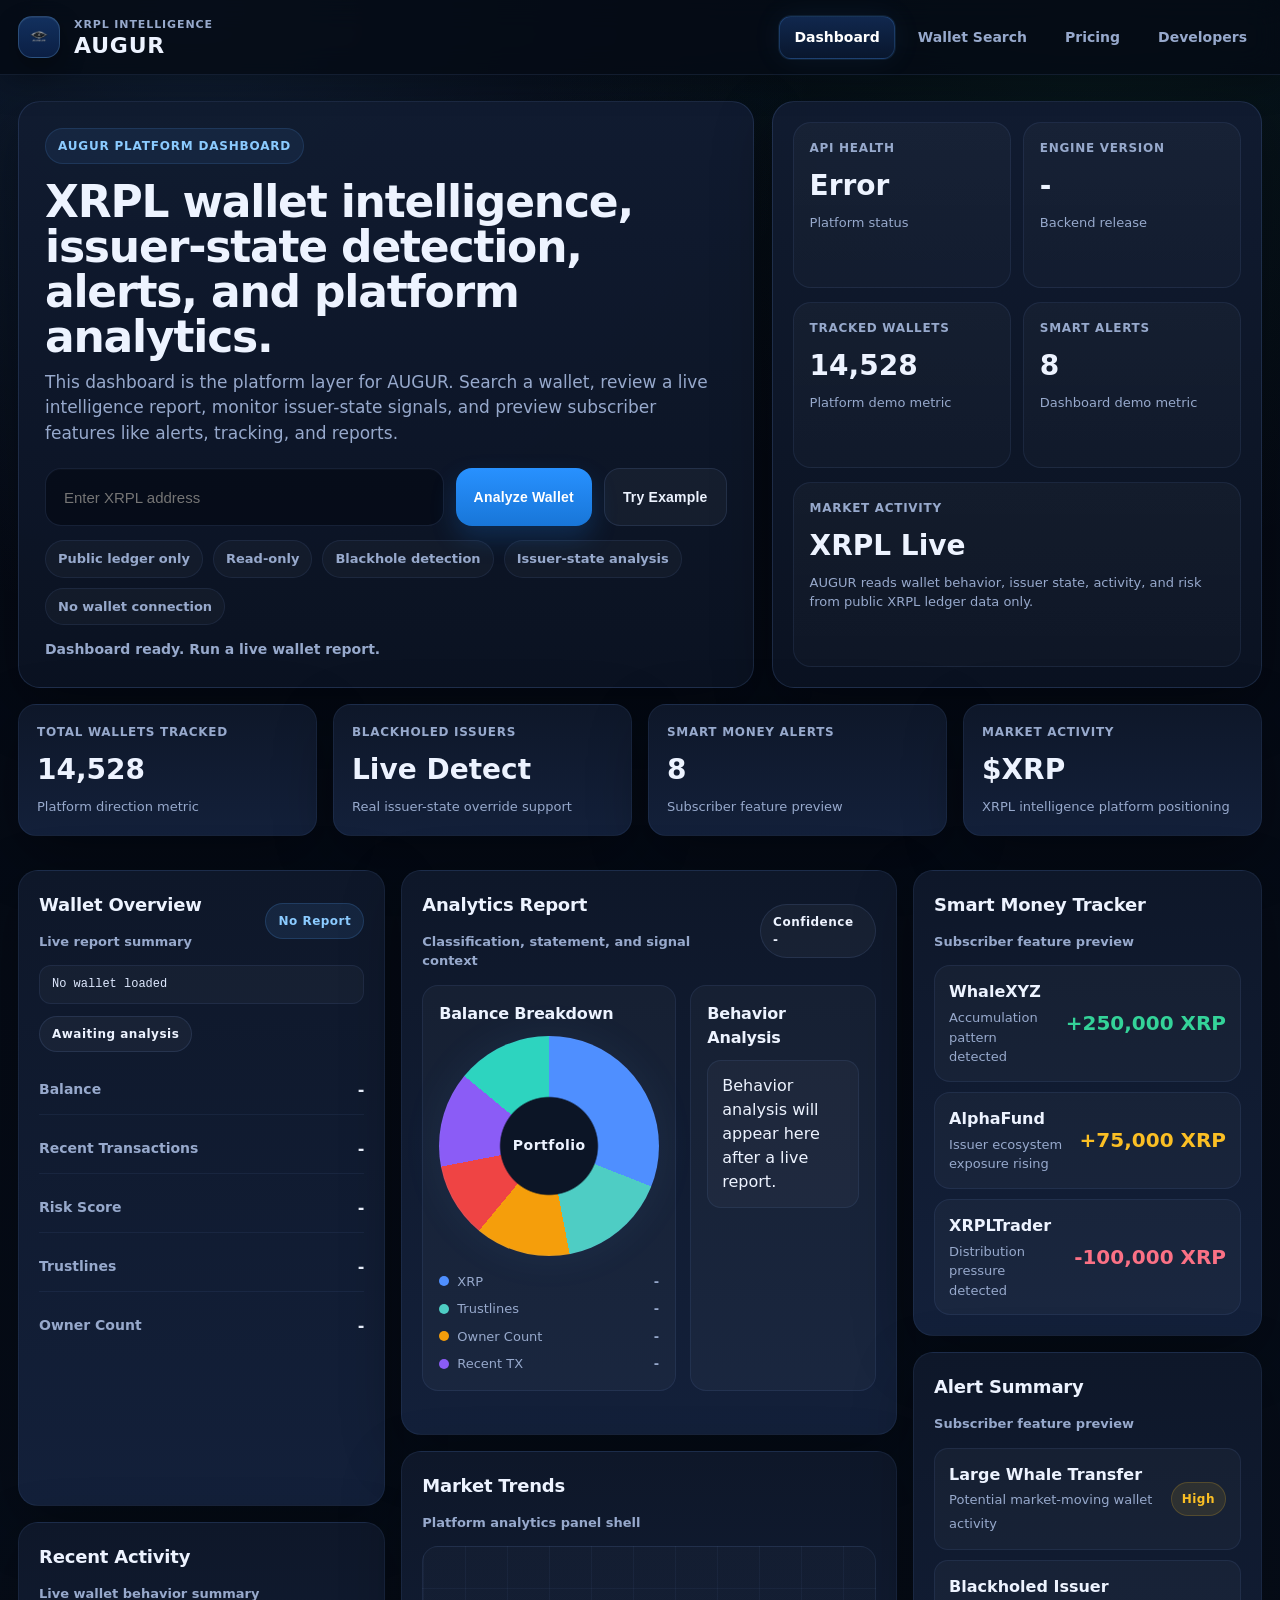
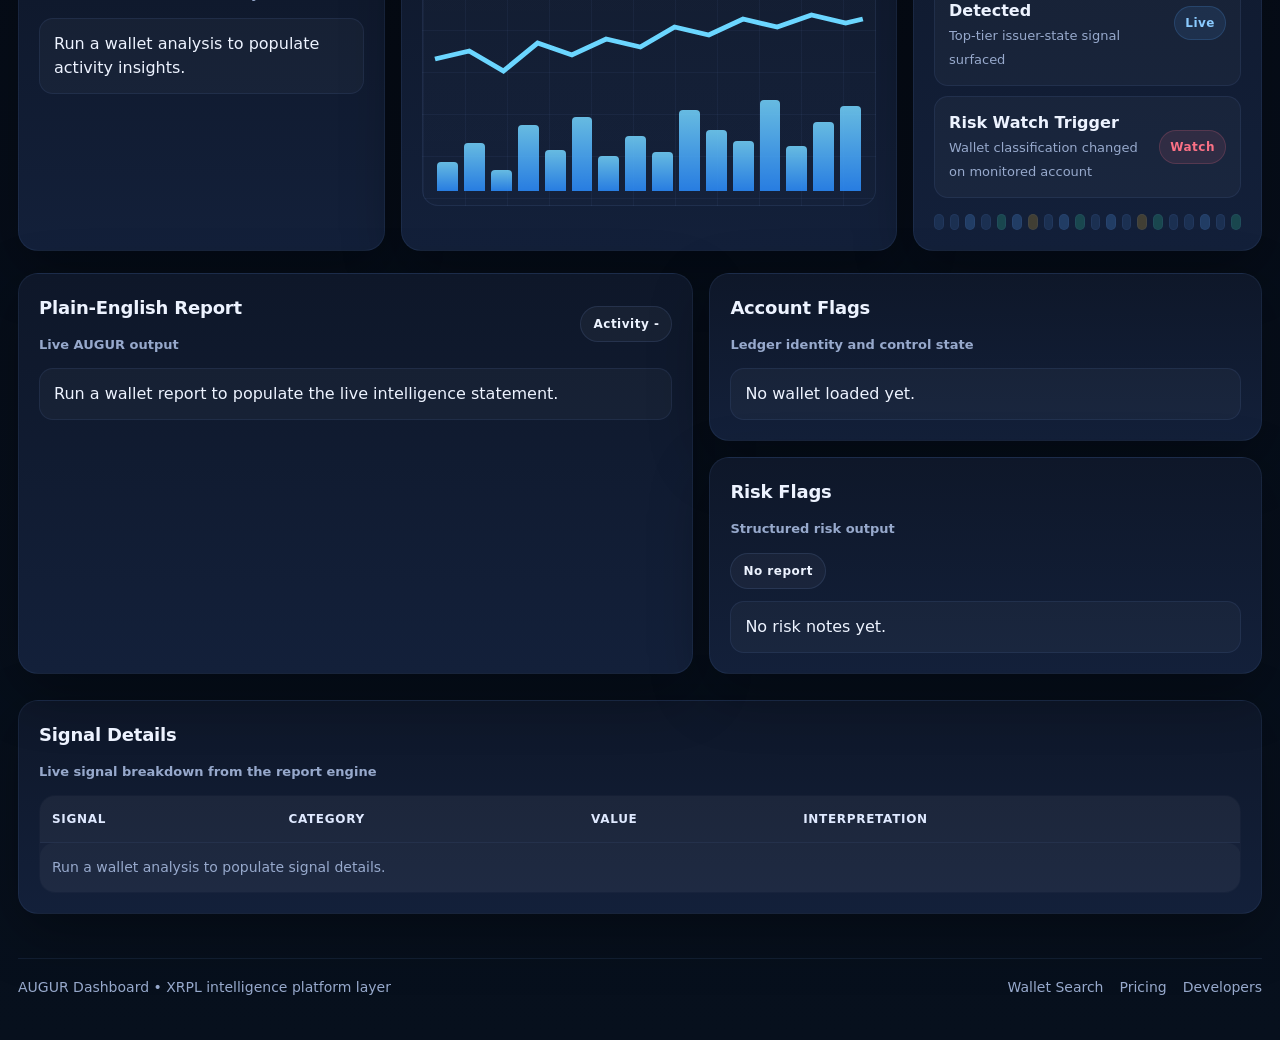
<file: index.pre_dashboard_root_backup.html>
<!DOCTYPE html>
<html lang="en">
<head>
  <meta charset="utf-8" />
  <meta name="viewport" content="width=device-width,initial-scale=1" />
  <title>AUGUR Dashboard | XRPL Intelligence</title>
  <meta name="description" content="AUGUR dashboard for XRPL wallet intelligence, issuer-state detection, alerts, reports, and platform analytics." />
  <style>
    :root{
      --bg:#060b16;
      --bg-2:#09111f;
      --panel:#0e1729;
      --panel-2:#13203a;
      --panel-3:#0b1425;
      --line:rgba(108,145,214,.18);
      --line-soft:rgba(108,145,214,.10);
      --text:#edf3ff;
      --muted:#97a9cc;
      --blue:#57a6ff;
      --blue-2:#8bcbff;
      --green:#34d399;
      --amber:#fbbf24;
      --red:#fb7185;
      --shadow:0 18px 60px rgba(0,0,0,.32);
      --glow:0 0 0 1px rgba(87,166,255,.10), 0 0 30px rgba(87,166,255,.08);
      --radius:20px;
      --radius-sm:14px;
      --max:1440px;
    }

    *{box-sizing:border-box}

    html,body{
      margin:0;
      padding:0;
      color:var(--text);
      font:16px/1.5 Inter, ui-sans-serif, system-ui, -apple-system, Segoe UI, Roboto, Arial, sans-serif;
      background:
        radial-gradient(circle at 15% 0%, rgba(87,166,255,.14), transparent 22%),
        radial-gradient(circle at 85% 0%, rgba(52,211,153,.08), transparent 20%),
        linear-gradient(180deg,#040812 0%, #07101d 100%);
      min-height:100vh;
    }

    a{color:inherit;text-decoration:none}

    .wrap{
      max-width:var(--max);
      margin:0 auto;
      padding:0 18px;
    }

    .topbar{
      position:sticky;
      top:0;
      z-index:50;
      backdrop-filter:blur(14px);
      background:rgba(5,11,21,.84);
      border-bottom:1px solid rgba(118,156,228,.12);
      box-shadow:0 10px 30px rgba(0,0,0,.25);
    }

    .nav{
      min-height:74px;
      display:flex;
      align-items:center;
      justify-content:space-between;
      gap:16px;
      flex-wrap:wrap;
      padding:10px 0;
    }

    .brand{
      display:flex;
      align-items:center;
      gap:14px;
      font-weight:900;
      letter-spacing:.4px;
      min-width:0;
    }

    .brand-mark{
      width:42px;
      height:42px;
      border-radius:14px;
      display:grid;
      place-items:center;
      color:var(--blue-2);
      background:linear-gradient(180deg,#12305e,#0b1f44);
      border:1px solid rgba(139,203,255,.22);
      box-shadow:inset 0 1px 0 rgba(255,255,255,.06), 0 10px 26px rgba(0,0,0,.32);
      font-size:16px;
      font-weight:900;
      overflow:hidden;
      flex:0 0 auto;
    }

    .brand-mark img{
      width:100%;
      height:100%;
      object-fit:contain;
      padding:6px;
      display:block;
    }

    .brand-copy{
      display:flex;
      flex-direction:column;
      gap:2px;
      min-width:0;
    }

    .brand-copy small{
      color:var(--muted);
      font-size:11px;
      letter-spacing:.9px;
      text-transform:uppercase;
      font-weight:700;
    }

    .brand-copy span{
      font-size:22px;
      letter-spacing:.8px;
      font-weight:900;
      line-height:1;
    }

    .nav-links{
      display:flex;
      align-items:center;
      gap:8px;
      flex-wrap:wrap;
    }

    .nav-link{
      color:var(--muted);
      padding:10px 14px;
      border-radius:12px;
      font-size:14px;
      font-weight:700;
      border:1px solid transparent;
      transition:.15s ease;
      white-space:nowrap;
    }

    .nav-link:hover{
      color:var(--text);
      background:rgba(255,255,255,.03);
      border-color:rgba(118,156,228,.10);
    }

    .nav-link.active{
      color:#fff;
      background:linear-gradient(180deg,rgba(38,88,173,.38),rgba(18,43,87,.38));
      border-color:rgba(87,166,255,.20);
      box-shadow:var(--glow);
    }

    .mobile-nav{
  display:flex;
  gap:10px;
  overflow-x:auto;
  padding-bottom:6px;

      display:none;
      width:100%;
      overflow-x:auto;
      overflow-y:hidden;
      gap:8px;
      padding:0 0 8px;
      scrollbar-width:none;
    }

    .mobile-nav::-webkit-scrollbar{
      display:none;
    }

    .mobile-nav::-webkit-scrollbar{
  display:none;
}

.mobile-nav a{
  flex:0 0 auto;

  flex:0 0 auto;

      flex:0 0 auto;
      white-space:nowrap;
      color:var(--muted);
      padding:10px 14px;
      border-radius:12px;
      font-size:14px;
      font-weight:700;
      border:1px solid rgba(118,156,228,.10);
      background:rgba(255,255,255,.03);
    }

    .mobile-nav a.active{
      color:#fff;
      background:linear-gradient(180deg,rgba(38,88,173,.38),rgba(18,43,87,.38));
      border-color:rgba(87,166,255,.20);
      box-shadow:var(--glow);
    }

    .hero{
      padding:26px 0 18px;
    }

    .hero-grid{
      display:grid;
      grid-template-columns:1.2fr .8fr;
      gap:18px;
    }

    .panel{
      background:linear-gradient(180deg,rgba(17,28,49,.96),rgba(11,19,35,.96));
      border:1px solid var(--line);
      border-radius:22px;
      box-shadow:var(--shadow);
    }

    .hero-main{
      padding:26px;
    }

    .eyebrow{
      display:inline-flex;
      align-items:center;
      gap:8px;
      padding:8px 12px;
      border-radius:999px;
      background:rgba(87,166,255,.08);
      border:1px solid rgba(87,166,255,.14);
      color:var(--blue-2);
      font-size:12px;
      text-transform:uppercase;
      letter-spacing:.8px;
      font-weight:900;
    }

    h1{
      margin:16px 0 10px;
      font-size:44px;
      line-height:1.02;
      letter-spacing:-1.2px;
      max-width:880px;
    }

    .lede{
      margin:0;
      color:var(--muted);
      font-size:17px;
      max-width:820px;
    }

    .lookup{
      display:grid;
      grid-template-columns:minmax(0,1fr) auto auto;
      gap:12px;
      margin-top:22px;
    }

    .lookup input{
      height:58px;
      border-radius:16px;
      border:1px solid rgba(118,156,228,.14);
      background:rgba(5,11,21,.72);
      color:var(--text);
      outline:none;
      padding:0 18px;
      font-size:15px;
      box-shadow:inset 0 1px 0 rgba(255,255,255,.02);
    }

    .lookup input:focus{
      border-color:rgba(87,166,255,.40);
      box-shadow:0 0 0 4px rgba(87,166,255,.12);
    }

    .btn{
      height:58px;
      border-radius:16px;
      border:0;
      padding:0 18px;
      font-size:14px;
      font-weight:900;
      letter-spacing:.2px;
      cursor:pointer;
      transition:.15s ease;
      white-space:nowrap;
    }

    .btn:hover{transform:translateY(-1px)}

    .btn-primary{
      color:#fff;
      background:linear-gradient(180deg,#2891ff,#1876d8);
      box-shadow:0 12px 26px rgba(24,118,216,.24);
    }

    .btn-secondary{
      color:var(--text);
      background:rgba(255,255,255,.04);
      border:1px solid rgba(118,156,228,.14);
    }

    .status{
      margin-top:14px;
      min-height:22px;
      color:var(--muted);
      font-size:14px;
      font-weight:700;
    }

    .status.good{color:var(--green)}
    .status.warn{color:var(--amber)}
    .status.bad{color:var(--red)}

    .trust{
      display:flex;
      flex-wrap:wrap;
      gap:10px;
      margin-top:14px;
    }

    .pill{
      display:inline-flex;
      align-items:center;
      gap:8px;
      padding:8px 12px;
      border-radius:999px;
      background:rgba(255,255,255,.03);
      border:1px solid rgba(118,156,228,.10);
      color:var(--muted);
      font-size:13px;
      font-weight:700;
    }

    .hero-side{
      padding:20px;
      display:grid;
      gap:14px;
    }

    .mini-grid{
      display:grid;
      grid-template-columns:1fr 1fr;
      gap:12px;
    }

    .mini-card{
      background:linear-gradient(180deg,rgba(255,255,255,.03),rgba(255,255,255,.02));
      border:1px solid rgba(118,156,228,.10);
      border-radius:18px;
      padding:16px;
    }

    .mini-label{
      color:var(--muted);
      font-size:12px;
      text-transform:uppercase;
      letter-spacing:.7px;
      font-weight:800;
    }

    .mini-value{
      margin-top:8px;
      font-size:28px;
      font-weight:900;
    }

    .mini-sub{
      margin-top:6px;
      color:var(--muted);
      font-size:13px;
    }

    .row{
      display:grid;
      gap:16px;
      margin:16px 0 0;
    }

    .metric-row{
      grid-template-columns:repeat(4,minmax(0,1fr));
    }

    .metric{
      padding:18px;
      border-radius:18px;
      background:linear-gradient(180deg,var(--panel),var(--panel-2));
      border:1px solid var(--line-soft);
      box-shadow:var(--shadow);
    }

    .metric .label{
      color:var(--muted);
      font-size:12px;
      text-transform:uppercase;
      letter-spacing:.7px;
      font-weight:800;
    }

    .metric .value{
      margin-top:8px;
      font-size:28px;
      font-weight:900;
    }

    .metric .sub{
      margin-top:6px;
      color:var(--muted);
      font-size:13px;
    }

    .dashboard-grid{
      display:grid;
      grid-template-columns:1fr 1.35fr .95fr;
      gap:16px;
      margin:16px 0 22px;
    }

    .card{
      background:linear-gradient(180deg,var(--panel),var(--panel-2));
      border:1px solid var(--line-soft);
      border-radius:20px;
      box-shadow:var(--shadow);
      padding:20px;
      min-height:100%;
    }

    .card h3{
      margin:0 0 14px;
      font-size:18px;
      letter-spacing:-.2px;
    }

    .card-header{
      display:flex;
      align-items:center;
      justify-content:space-between;
      gap:12px;
      margin-bottom:14px;
    }

    .card-header .subhead{
      color:var(--muted);
      font-size:13px;
      font-weight:700;
    }

    .stack{
      display:grid;
      gap:16px;
    }

    .wallet-summary{
      display:grid;
      gap:12px;
    }

    .kbd{
      display:block;
      font:12px/1.4 ui-monospace,SFMono-Regular,Menlo,Monaco,Consolas,monospace;
      color:#dfe9ff;
      padding:10px 12px;
      border-radius:12px;
      background:rgba(255,255,255,.03);
      border:1px solid rgba(118,156,228,.10);
      word-break:break-all;
    }

    .stat-list{
      display:grid;
      gap:10px;
    }

    .stat-line{
      display:flex;
      align-items:center;
      justify-content:space-between;
      gap:12px;
      padding:12px 0;
      border-bottom:1px solid rgba(118,156,228,.08);
    }

    .stat-line:last-child{border-bottom:0}

    .stat-line .name{
      color:var(--muted);
      font-size:14px;
      font-weight:700;
    }

    .stat-line .val{
      color:var(--text);
      font-size:16px;
      font-weight:900;
      text-align:right;
    }

    .badge{
      display:inline-flex;
      align-items:center;
      gap:8px;
      padding:8px 12px;
      border-radius:999px;
      font-size:12px;
      font-weight:900;
      letter-spacing:.5px;
      border:1px solid rgba(118,156,228,.14);
      background:rgba(255,255,255,.04);
      color:var(--text);
      width:max-content;
    }

    .badge.blue{background:rgba(87,166,255,.10);border-color:rgba(87,166,255,.18);color:var(--blue-2)}
    .badge.green{background:rgba(52,211,153,.10);border-color:rgba(52,211,153,.18);color:var(--green)}
    .badge.amber{background:rgba(251,191,36,.10);border-color:rgba(251,191,36,.18);color:var(--amber)}
    .badge.red{background:rgba(251,113,133,.10);border-color:rgba(251,113,133,.18);color:var(--red)}

    .badge-row{
      display:flex;
      flex-wrap:wrap;
      gap:10px;
    }

    .analysis-grid{
      display:grid;
      grid-template-columns:1fr 1fr;
      gap:14px;
    }

    .inner-card{
      background:rgba(255,255,255,.03);
      border:1px solid rgba(118,156,228,.10);
      border-radius:16px;
      padding:16px;
      min-height:220px;
    }

    .donut{
      width:220px;
      height:220px;
      margin:8px auto 0;
      border-radius:50%;
      background:
        radial-gradient(circle at center, #0c1526 0 31%, transparent 32%),
        conic-gradient(
          #4f8fff 0 31%,
          #4ecdc4 31% 47%,
          #f59e0b 47% 61%,
          #ef4444 61% 72%,
          #8b5cf6 72% 86%,
          #2dd4bf 86% 100%
        );
      box-shadow:inset 0 0 0 1px rgba(118,156,228,.12), 0 0 40px rgba(87,166,255,.08);
      position:relative;
    }

    .donut::after{
      content:"Portfolio";
      position:absolute;
      inset:0;
      display:grid;
      place-items:center;
      color:var(--text);
      font-size:14px;
      font-weight:900;
      letter-spacing:.5px;
    }

    .legend{
      display:grid;
      gap:8px;
      margin-top:16px;
    }

    .legend-line{
      display:flex;
      align-items:center;
      justify-content:space-between;
      gap:12px;
      font-size:13px;
      color:var(--muted);
    }

    .legend-left{
      display:flex;
      align-items:center;
      gap:8px;
    }

    .dot{
      width:10px;
      height:10px;
      border-radius:50%;
      flex:0 0 auto;
    }

    .list{
      list-style:none;
      margin:0;
      padding:0;
      display:grid;
      gap:10px;
    }

    .list li{
      padding:13px 14px;
      border-radius:14px;
      background:rgba(255,255,255,.03);
      border:1px solid rgba(118,156,228,.10);
      color:var(--text);
    }

    .list li small{
      display:block;
      margin-top:5px;
      color:var(--muted);
    }

    .tracker-list{
      display:grid;
      gap:10px;
    }

    .tracker-item{
      padding:14px;
      border-radius:16px;
      background:rgba(255,255,255,.03);
      border:1px solid rgba(118,156,228,.10);
      display:grid;
      grid-template-columns:1fr auto;
      gap:12px;
      align-items:center;
    }

    .tracker-item strong{
      display:block;
      font-size:16px;
    }

    .tracker-item span{
      display:block;
      color:var(--muted);
      font-size:13px;
      margin-top:4px;
    }

    .tracker-item .flow{
      font-size:20px;
      font-weight:900;
      white-space:nowrap;
    }

    .flow.pos{color:var(--green)}
    .flow.neg{color:var(--red)}
    .flow.warn{color:var(--amber)}

    .chart-shell{
      min-height:260px;
      border-radius:16px;
      border:1px solid rgba(118,156,228,.10);
      background:
        linear-gradient(180deg,rgba(255,255,255,.02),rgba(255,255,255,.01)),
        linear-gradient(90deg,rgba(118,156,228,.06) 1px, transparent 1px),
        linear-gradient(0deg,rgba(118,156,228,.06) 1px, transparent 1px);
      background-size:auto, 42px 42px, 42px 42px;
      padding:14px;
      position:relative;
      overflow:hidden;
    }

    .chart-bars{
      position:absolute;
      left:14px;
      right:14px;
      bottom:14px;
      height:120px;
      display:flex;
      align-items:flex-end;
      gap:6px;
    }

    .chart-bars span{
      flex:1;
      border-radius:4px 4px 0 0;
      background:linear-gradient(180deg,#75d6ff,#2b8dff);
      opacity:.85;
    }

    .chart-line{
      position:absolute;
      left:12px;
      right:12px;
      top:40px;
      height:120px;
      pointer-events:none;
    }

    .chart-line svg{
      width:100%;
      height:100%;
      overflow:visible;
    }

    .alert-grid{
      display:grid;
      gap:10px;
    }

    .alert-item{
      padding:14px;
      border-radius:14px;
      background:rgba(255,255,255,.03);
      border:1px solid rgba(118,156,228,.10);
      display:flex;
      align-items:center;
      justify-content:space-between;
      gap:14px;
    }

    .alert-item strong{display:block}
    .alert-item span{
      color:var(--muted);
      font-size:13px;
    }

    .alert-badge{
      font-size:12px;
      font-weight:900;
      padding:7px 10px;
      border-radius:999px;
      white-space:nowrap;
    }

    .heat{
      display:grid;
      grid-template-columns:repeat(20,1fr);
      gap:6px;
      margin-top:6px;
    }

    .heat span{
      height:16px;
      border-radius:6px;
      background:rgba(87,166,255,.12);
      box-shadow:inset 0 0 0 1px rgba(118,156,228,.08);
    }

    .heat span:nth-child(3n){background:rgba(87,166,255,.22)}
    .heat span:nth-child(5n){background:rgba(52,211,153,.22)}
    .heat span:nth-child(7n){background:rgba(251,191,36,.20)}

    .report-grid{
      display:grid;
      grid-template-columns:1.1fr .9fr;
      gap:16px;
      margin-bottom:26px;
    }

    .signal-table{
      width:100%;
      border-collapse:collapse;
      overflow:hidden;
      border-radius:16px;
      background:rgba(255,255,255,.02);
      border:1px solid rgba(118,156,228,.10);
    }

    .signal-table th,
    .signal-table td{
      padding:14px 12px;
      border-bottom:1px solid rgba(118,156,228,.08);
      text-align:left;
      vertical-align:top;
      font-size:14px;
    }

    .signal-table th{
      color:#dfe9ff;
      font-size:12px;
      text-transform:uppercase;
      letter-spacing:.7px;
      background:rgba(255,255,255,.03);
    }

    .signal-table td{color:var(--muted)}
    .signal-table td strong{color:var(--text)}
    .signal-table tr:last-child td{border-bottom:0}

    .empty{
      color:var(--muted);
      padding:14px;
      border-radius:14px;
      background:rgba(255,255,255,.03);
      border:1px dashed rgba(118,156,228,.10);
    }

    .footer{
      padding:18px 0 42px;
      color:var(--muted);
      font-size:14px;
    }

    .footer-inner{
      padding-top:18px;
      border-top:1px solid rgba(118,156,228,.10);
      display:flex;
      align-items:center;
      justify-content:space-between;
      gap:14px;
      flex-wrap:wrap;
    }

    .footer-links{
      display:flex;
      gap:16px;
      flex-wrap:wrap;
    }

    .footer-links a{color:var(--muted)}
    .footer-links a:hover{color:var(--text)}

    @media (max-width:1260px){
      .dashboard-grid{
        grid-template-columns:1fr;
      }
      .report-grid{
        grid-template-columns:1fr;
      }
      .hero-grid{
        grid-template-columns:1fr;
      }
      .metric-row{
        grid-template-columns:repeat(2,minmax(0,1fr));
      }
    }

    @media (max-width:760px){
      .wrap{padding:0 14px}
      .nav{
        align-items:flex-start;
      }
      .nav-links{
        display:none;
      }
      .mobile-nav{
  display:flex;
  gap:10px;
  overflow-x:auto;
  padding-bottom:6px;

        display:flex;
      }
      .metric-row{grid-template-columns:1fr}
      .lookup{grid-template-columns:1fr}
      .analysis-grid{grid-template-columns:1fr}
      .mini-grid{grid-template-columns:1fr}
      .hero-main,.hero-side,.card,.metric{padding:18px}
      h1{font-size:34px}
      .brand-copy span{font-size:18px}
    }
  </style>

  <!-- favicon: AUGUR -->
  <link rel="icon" href="/assets/favicons/augur/favicon.ico" sizes="any" />
  <link rel="icon" type="image/png" sizes="32x32" href="/assets/favicons/augur/favicon-32x32.png" />
  <link rel="icon" type="image/png" sizes="16x16" href="/assets/favicons/augur/favicon-16x16.png" />
  <link rel="apple-touch-icon" sizes="180x180" href="/assets/favicons/augur/apple-touch-icon.png" />
  <meta name="apple-mobile-web-app-title" content="AUGUR" />
  <meta name="application-name" content="AUGUR" />
</head>
<body>
  <div class="topbar">
    <div class="wrap">
      <div class="nav">
        <a class="brand" href="/">
          <div class="brand-mark"><img src="/assets/augur_logo.webp" alt="AUGUR logo" onerror="this.onerror=null;this.src='/assets/augur_logo.png';" /></div>
          <div class="brand-copy">
            <small>XRPL Intelligence</small>
            <span>AUGUR</span>
          </div>
        </a>

        <div class="nav-links">
          <a class="nav-link active" href="/">Dashboard</a>
          <a class="nav-link" href="/wallet/">Wallet Search</a>
          <a class="nav-link" href="/pricing.html">Pricing</a>
          <a class="nav-link" href="/developers.html">Developers</a>
        </div>

        <div class="mobile-nav">
          <a class="active" href="/">Dashboard</a>
          <a href="/wallet/">Wallet Search</a>
          <a href="/pricing.html">Pricing</a>
          <a href="/developers.html">Developers</a>
        </div>
      </div>
    </div>
  </div>

  <main class="wrap">
    <section class="hero">
      <div class="hero-grid">
        <div class="panel hero-main">
          <div class="eyebrow">AUGUR Platform Dashboard</div>
          <h1>XRPL wallet intelligence, issuer-state detection, alerts, and platform analytics.</h1>
          <p class="lede">
            This dashboard is the platform layer for AUGUR. Search a wallet, review a live intelligence report,
            monitor issuer-state signals, and preview subscriber features like alerts, tracking, and reports.
          </p>

          <div class="lookup">
            <input id="walletInput" type="text" placeholder="Enter XRPL address" autocomplete="off" spellcheck="false" />
            <button id="analyzeBtn" class="btn btn-primary" type="button">Analyze Wallet</button>
            <button id="exampleBtn" class="btn btn-secondary" type="button">Try Example</button>
          </div>

          <div class="trust">
            <span class="pill">Public ledger only</span>
            <span class="pill">Read-only</span>
            <span class="pill">Blackhole detection</span>
            <span class="pill">Issuer-state analysis</span>
            <span class="pill">No wallet connection</span>
          </div>

          <div id="status" class="status">Dashboard ready. Run a live wallet report.</div>
        </div>

        <div class="panel hero-side">
          <div class="mini-grid">
            <div class="mini-card">
              <div class="mini-label">API Health</div>
              <div id="apiHealthValue" class="mini-value">Live</div>
              <div class="mini-sub">Platform status</div>
            </div>
            <div class="mini-card">
              <div class="mini-label">Engine Version</div>
              <div id="apiVersionValue" class="mini-value">-</div>
              <div class="mini-sub">Backend release</div>
            </div>
          </div>

          <div class="mini-grid">
            <div class="mini-card">
              <div class="mini-label">Tracked Wallets</div>
              <div class="mini-value">14,528</div>
              <div class="mini-sub">Platform demo metric</div>
            </div>
            <div class="mini-card">
              <div class="mini-label">Smart Alerts</div>
              <div class="mini-value">8</div>
              <div class="mini-sub">Dashboard demo metric</div>
            </div>
          </div>

          <div class="mini-card">
            <div class="mini-label">Market Activity</div>
            <div class="mini-value">XRPL Live</div>
            <div class="mini-sub">
              AUGUR reads wallet behavior, issuer state, activity, and risk from public XRPL ledger data only.
            </div>
          </div>
        </div>
      </div>

      <div class="row metric-row">
        <div class="metric">
          <div class="label">Total Wallets Tracked</div>
          <div class="value">14,528</div>
          <div class="sub">Platform direction metric</div>
        </div>
        <div class="metric">
          <div class="label">Blackholed Issuers</div>
          <div class="value">Live Detect</div>
          <div class="sub">Real issuer-state override support</div>
        </div>
        <div class="metric">
          <div class="label">Smart Money Alerts</div>
          <div class="value">8</div>
          <div class="sub">Subscriber feature preview</div>
        </div>
        <div class="metric">
          <div class="label">Market Activity</div>
          <div class="value">$XRP</div>
          <div class="sub">XRPL intelligence platform positioning</div>
        </div>
      </div>
    </section>

    <section class="dashboard-grid">
      <div class="stack">
        <div class="card">
          <div class="card-header">
            <div>
              <h3>Wallet Overview</h3>
              <div class="subhead">Live report summary</div>
            </div>
            <span id="walletClassPill" class="badge blue">No Report</span>
          </div>

          <div class="wallet-summary">
            <span id="walletAddress" class="kbd">No wallet loaded</span>
            <div id="walletIdentity" class="badge-row">
              <span class="badge">Awaiting analysis</span>
            </div>
          </div>

          <div class="stat-list" style="margin-top:14px">
            <div class="stat-line">
              <div class="name">Balance</div>
              <div id="walletBalance" class="val">-</div>
            </div>
            <div class="stat-line">
              <div class="name">Recent Transactions</div>
              <div id="walletTx" class="val">-</div>
            </div>
            <div class="stat-line">
              <div class="name">Risk Score</div>
              <div id="walletRisk" class="val">-</div>
            </div>
            <div class="stat-line">
              <div class="name">Trustlines</div>
              <div id="walletTrustlines" class="val">-</div>
            </div>
            <div class="stat-line">
              <div class="name">Owner Count</div>
              <div id="walletOwnerCount" class="val">-</div>
            </div>
          </div>
        </div>

        <div class="card">
          <div class="card-header">
            <div>
              <h3>Recent Activity</h3>
              <div class="subhead">Live wallet behavior summary</div>
            </div>
          </div>
          <ul id="recentActivityList" class="list">
            <li class="empty">Run a wallet analysis to populate activity insights.</li>
          </ul>
        </div>
      </div>

      <div class="stack">
        <div class="card">
          <div class="card-header">
            <div>
              <h3>Analytics Report</h3>
              <div class="subhead">Classification, statement, and signal context</div>
            </div>
            <span id="confidencePill" class="badge">Confidence -</span>
          </div>

          <div class="analysis-grid">
            <div class="inner-card">
              <h3 style="margin:0 0 10px;font-size:16px">Balance Breakdown</h3>
              <div class="donut"></div>
              <div class="legend">
                <div class="legend-line">
                  <div class="legend-left"><span class="dot" style="background:#4f8fff"></span><span>XRP</span></div>
                  <strong id="legendBalance">-</strong>
                </div>
                <div class="legend-line">
                  <div class="legend-left"><span class="dot" style="background:#4ecdc4"></span><span>Trustlines</span></div>
                  <strong id="legendTrustlines">-</strong>
                </div>
                <div class="legend-line">
                  <div class="legend-left"><span class="dot" style="background:#f59e0b"></span><span>Owner Count</span></div>
                  <strong id="legendOwners">-</strong>
                </div>
                <div class="legend-line">
                  <div class="legend-left"><span class="dot" style="background:#8b5cf6"></span><span>Recent TX</span></div>
                  <strong id="legendTx">-</strong>
                </div>
              </div>
            </div>

            <div class="inner-card">
              <h3 style="margin:0 0 10px;font-size:16px">Behavior Analysis</h3>
              <ul id="behaviorList" class="list">
                <li class="empty">Behavior analysis will appear here after a live report.</li>
              </ul>
            </div>
          </div>
        </div>

        <div class="card">
          <div class="card-header">
            <div>
              <h3>Market Trends</h3>
              <div class="subhead">Platform analytics panel shell</div>
            </div>
          </div>

          <div class="chart-shell">
            <div class="chart-line">
              <svg viewBox="0 0 100 30" preserveAspectRatio="none">
                <polyline fill="none" stroke="#6bd6ff" stroke-width="1.2"
                  points="0,18 8,16 16,21 24,14 32,17 40,13 48,15 56,10 64,12 72,8 80,10 88,7 96,9 100,8"></polyline>
              </svg>
            </div>
            <div class="chart-bars">
              <span style="height:24%"></span>
              <span style="height:40%"></span>
              <span style="height:18%"></span>
              <span style="height:55%"></span>
              <span style="height:34%"></span>
              <span style="height:62%"></span>
              <span style="height:29%"></span>
              <span style="height:46%"></span>
              <span style="height:33%"></span>
              <span style="height:68%"></span>
              <span style="height:51%"></span>
              <span style="height:42%"></span>
              <span style="height:76%"></span>
              <span style="height:38%"></span>
              <span style="height:58%"></span>
              <span style="height:71%"></span>
            </div>
          </div>
        </div>
      </div>

      <div class="stack">
        <div class="card">
          <div class="card-header">
            <div>
              <h3>Smart Money Tracker</h3>
              <div class="subhead">Subscriber feature preview</div>
            </div>
          </div>

          <div class="tracker-list">
            <div class="tracker-item">
              <div>
                <strong>WhaleXYZ</strong>
                <span>Accumulation pattern detected</span>
              </div>
              <div class="flow pos">+250,000 XRP</div>
            </div>
            <div class="tracker-item">
              <div>
                <strong>AlphaFund</strong>
                <span>Issuer ecosystem exposure rising</span>
              </div>
              <div class="flow warn">+75,000 XRP</div>
            </div>
            <div class="tracker-item">
              <div>
                <strong>XRPLTrader</strong>
                <span>Distribution pressure detected</span>
              </div>
              <div class="flow neg">-100,000 XRP</div>
            </div>
          </div>
        </div>

        <div id="alertsPanel" class="card">
          <div class="card-header">
            <div>
              <h3>Alert Summary</h3>
              <div class="subhead">Subscriber feature preview</div>
            </div>
          </div>

          <div class="alert-grid">
            <div class="alert-item">
              <div>
                <strong>Large Whale Transfer</strong>
                <span>Potential market-moving wallet activity</span>
              </div>
              <div class="alert-badge badge amber">High</div>
            </div>
            <div class="alert-item">
              <div>
                <strong>Blackholed Issuer Detected</strong>
                <span>Top-tier issuer-state signal surfaced</span>
              </div>
              <div class="alert-badge badge blue">Live</div>
            </div>
            <div class="alert-item">
              <div>
                <strong>Risk Watch Trigger</strong>
                <span>Wallet classification changed on monitored account</span>
              </div>
              <div class="alert-badge badge red">Watch</div>
            </div>
          </div>

          <div class="heat" style="margin-top:16px">
            <span></span><span></span><span></span><span></span><span></span>
            <span></span><span></span><span></span><span></span><span></span>
            <span></span><span></span><span></span><span></span><span></span>
            <span></span><span></span><span></span><span></span><span></span>
          </div>
        </div>
      </div>
    </section>

    <section class="report-grid">
      <div id="reportsPanel" class="card">
        <div class="card-header">
          <div>
            <h3>Plain-English Report</h3>
            <div class="subhead">Live AUGUR output</div>
          </div>
          <span id="activityPill" class="badge">Activity -</span>
        </div>
        <ul id="statementList" class="list">
          <li class="empty">Run a wallet report to populate the live intelligence statement.</li>
        </ul>
      </div>

      <div class="stack">
        <div class="card">
          <div class="card-header">
            <div>
              <h3>Account Flags</h3>
              <div class="subhead">Ledger identity and control state</div>
            </div>
          </div>
          <ul id="accountFlagsList" class="list">
            <li class="empty">No wallet loaded yet.</li>
          </ul>
        </div>

        <div class="card">
          <div class="card-header">
            <div>
              <h3>Risk Flags</h3>
              <div class="subhead">Structured risk output</div>
            </div>
          </div>
          <div id="riskFlagsRow" class="badge-row">
            <span class="badge">No report</span>
          </div>
          <ul id="riskNotesList" class="list" style="margin-top:12px">
            <li class="empty">No risk notes yet.</li>
          </ul>
        </div>
      </div>
    </section>

    <section class="card" style="margin-bottom:26px">
      <div class="card-header">
        <div>
          <h3>Signal Details</h3>
          <div class="subhead">Live signal breakdown from the report engine</div>
        </div>
      </div>
      <div style="overflow:auto">
        <table class="signal-table">
          <thead>
            <tr>
              <th>Signal</th>
              <th>Category</th>
              <th>Value</th>
              <th>Interpretation</th>
            </tr>
          </thead>
          <tbody id="signalsBody">
            <tr>
              <td colspan="4" class="empty">Run a wallet analysis to populate signal details.</td>
            </tr>
          </tbody>
        </table>
      </div>
    </section>

    <footer class="footer">
      <div class="footer-inner">
        <div>AUGUR Dashboard • XRPL intelligence platform layer</div>
        <div class="footer-links">
          <a href="/wallet/">Wallet Search</a>
          <a href="/pricing.html">Pricing</a>
          <a href="/developers.html">Developers</a>
        </div>
      </div>
    </footer>
  </main>

  <script>
    const API_BASE = "https://api.augurxrpl.com";
    const EXAMPLE_WALLET = "rwCq6TENSo3Hh9LKipXnLaxaeXBXKubqki";

    const walletInput = document.getElementById("walletInput");
    const analyzeBtn = document.getElementById("analyzeBtn");
    const exampleBtn = document.getElementById("exampleBtn");
    const statusEl = document.getElementById("status");

    const apiHealthValue = document.getElementById("apiHealthValue");
    const apiVersionValue = document.getElementById("apiVersionValue");

    const walletAddress = document.getElementById("walletAddress");
    const walletClassPill = document.getElementById("walletClassPill");
    const confidencePill = document.getElementById("confidencePill");
    const activityPill = document.getElementById("activityPill");

    const walletIdentity = document.getElementById("walletIdentity");
    const walletBalance = document.getElementById("walletBalance");
    const walletTx = document.getElementById("walletTx");
    const walletRisk = document.getElementById("walletRisk");
    const walletTrustlines = document.getElementById("walletTrustlines");
    const walletOwnerCount = document.getElementById("walletOwnerCount");

    const legendBalance = document.getElementById("legendBalance");
    const legendTrustlines = document.getElementById("legendTrustlines");
    const legendOwners = document.getElementById("legendOwners");
    const legendTx = document.getElementById("legendTx");

    const behaviorList = document.getElementById("behaviorList");
    const recentActivityList = document.getElementById("recentActivityList");
    const statementList = document.getElementById("statementList");
    const accountFlagsList = document.getElementById("accountFlagsList");
    const riskFlagsRow = document.getElementById("riskFlagsRow");
    const riskNotesList = document.getElementById("riskNotesList");
    const signalsBody = document.getElementById("signalsBody");

    function setStatus(text, type = "") {
      statusEl.className = "status" + (type ? " " + type : "");
      statusEl.textContent = text;
    }

    function escapeHtml(value) {
      return String(value ?? "")
        .replaceAll("&", "&amp;")
        .replaceAll("<", "&lt;")
        .replaceAll(">", "&gt;")
        .replaceAll('"', "&quot;")
        .replaceAll("'", "&#39;");
    }

    function formatValue(value) {
      if (value === null || value === undefined || value === "") return "—";
      if (typeof value === "boolean") return value ? "True" : "False";
      return String(value);
    }

    function badgeClassForRisk(level) {
      if (level === "Low") return "badge green";
      if (level === "Moderate") return "badge amber";
      return "badge red";
    }

    function badgeClassForActivity(level) {
      if (level === "High") return "badge blue";
      if (level === "Medium") return "badge amber";
      return "badge";
    }

    function renderList(target, items, emptyText) {
      if (!items || !items.length) {
        target.innerHTML = `<li class="empty">${escapeHtml(emptyText)}</li>`;
        return;
      }

      target.innerHTML = items.map((item) => {
        if (typeof item === "string") {
          return `<li>${escapeHtml(item)}</li>`;
        }
        const line = item.line || item.label || "";
        const sub = item.sub || item.note || "";
        return `<li>${escapeHtml(line)}${sub ? `<small>${escapeHtml(sub)}</small>` : ""}</li>`;
      }).join("");
    }

    function renderBadgeRow(target, items, emptyText, className = "") {
      if (!items || !items.length) {
        target.innerHTML = `<div class="empty">${escapeHtml(emptyText)}</div>`;
        return;
      }
      target.innerHTML = items.map((item) => {
        const cls = className ? `badge ${className}` : "badge";
        return `<span class="${cls}">${escapeHtml(item)}</span>`;
      }).join("");
    }

    function renderSignals(signals) {
      if (!signals || !signals.length) {
        signalsBody.innerHTML = `<tr><td colspan="4" class="empty">No signal data available.</td></tr>`;
        return;
      }

      signalsBody.innerHTML = signals.map((signal) => `
        <tr>
          <td><strong>${escapeHtml(signal.label || signal.key)}</strong></td>
          <td>${escapeHtml(signal.category)}</td>
          <td>${escapeHtml(formatValue(signal.value))}</td>
          <td>${escapeHtml(signal.interpretation || "")}</td>
        </tr>
      `).join("");
    }

    function renderReport(data) {
      walletAddress.textContent = data.address || "—";

      walletClassPill.className = "badge blue";
      walletClassPill.textContent = data.classification || "Unknown";

      confidencePill.className = "badge";
      confidencePill.textContent = `Confidence ${formatValue(data.confidence)}`;

      activityPill.className = badgeClassForActivity(data.activityLevel);
      activityPill.textContent = `Activity ${formatValue(data.activityLevel)}`;

      walletBalance.textContent = `${formatValue(data.balanceXRP)} XRP`;
      walletTx.textContent = formatValue(data.recentTxCount);
      walletRisk.textContent = data.risk?.level || "—";
      walletTrustlines.textContent = formatValue(data.trustlines);
      walletOwnerCount.textContent = formatValue(data.ownerCount);

      legendBalance.textContent = `${formatValue(data.balanceXRP)} XRP`;
      legendTrustlines.textContent = formatValue(data.trustlines);
      legendOwners.textContent = formatValue(data.ownerCount);
      legendTx.textContent = formatValue(data.recentTxCount);

      const identityItems = data.identitySignals && data.identitySignals.length
        ? data.identitySignals
        : [
            data.blackholeStatus ? "blackholeStatus" : "",
            data.issuerLike ? "issuerLike" : ""
          ].filter(Boolean);

      renderBadgeRow(
        walletIdentity,
        identityItems,
        "No strong identity signals surfaced for this wallet yet.",
        "blue"
      );

      const behaviorItems = [];
      behaviorItems.push({ line: `Classification: ${data.classification || "—"}` });
      behaviorItems.push({ line: `Activity level: ${data.activityLevel || "—"}` });
      behaviorItems.push({ line: `Risk level: ${data.risk?.level || "—"}` });

      (data.activity?.summary || []).forEach(line => {
        behaviorItems.push({ line });
      });

      renderList(behaviorList, behaviorItems, "No behavior data available.");

      const recentItems = [];
      recentItems.push({ line: `Sampled recent transactions: ${formatValue(data.recentTxCount)}` });
      recentItems.push({ line: `Trustlines observed: ${formatValue(data.trustlines)}` });
      recentItems.push({ line: `Owner objects observed: ${formatValue(data.ownerCount)}` });

      if (data.blackholeStatus) {
        recentItems.push({ line: "Top-tier blackhole signal detected." });
      }

      if (data.issuerLike) {
        recentItems.push({ line: "Issuer-like trustline pattern detected." });
      }

      renderList(recentActivityList, recentItems, "No recent activity summary available.");

      renderList(
        statementList,
        (data.statement || []).map(line => ({ line })),
        "No report statement available."
      );

      const accountFlagItems = [
        { line: `Master key disabled: ${data.accountFlags?.masterKeyDisabled ? "True" : "False"}` },
        { line: `RegularKey: ${data.accountFlags?.regularKey || "None"}` },
        { line: `RegularKey looks blackholed: ${data.accountFlags?.regularKeyLooksBlackholed ? "True" : "False"}` }
      ];

      renderList(accountFlagsList, accountFlagItems, "No account flag data.");

      const riskFlags = data.risk?.flags || [];
      renderBadgeRow(
        riskFlagsRow,
        riskFlags,
        "No explicit risk flags returned for this wallet.",
        data.risk?.level === "Low" ? "green" : data.risk?.level === "Moderate" ? "amber" : "red"
      );

      renderList(
        riskNotesList,
        (data.risk?.notes || []).map(note => ({ line: note })),
        "No additional risk notes."
      );

      renderSignals(data.signals || []);
    }

    async function analyzeWallet() {
      const address = walletInput.value.trim();

      if (!address) {
        setStatus("Enter an XRPL wallet address first.", "warn");
        walletInput.focus();
        return;
      }

      analyzeBtn.disabled = true;
      exampleBtn.disabled = true;
      analyzeBtn.textContent = "Analyzing...";
      setStatus("Running live AUGUR dashboard report...");

      try {
        const res = await fetch(`${API_BASE}/api/report?address=${encodeURIComponent(address)}`, {
          headers: { "Accept": "application/json" }
        });

        const data = await res.json();

        if (!res.ok || !data.ok) {
          throw new Error(data.error || "Failed to load report");
        }

        renderReport(data);
        setStatus(`Dashboard loaded live report for ${address}.`, "good");
      } catch (error) {
        console.error(error);
        setStatus(error.message || "Failed to load report.", "bad");
      } finally {
        analyzeBtn.disabled = false;
        exampleBtn.disabled = false;
        analyzeBtn.textContent = "Analyze Wallet";
      }
    }

    async function loadApiMeta() {
      try {
        const [healthRes, versionRes] = await Promise.all([
          fetch(`${API_BASE}/api/health`, { headers: { "Accept": "application/json" } }),
          fetch(`${API_BASE}/api/version`, { headers: { "Accept": "application/json" } })
        ]);

        const health = await healthRes.json();
        const version = await versionRes.json();

        apiHealthValue.textContent = health.ok ? "Live" : "Issue";
        apiVersionValue.textContent = version.version || "-";
      } catch (error) {
        apiHealthValue.textContent = "Error";
        apiVersionValue.textContent = "-";
      }
    }

    analyzeBtn.addEventListener("click", analyzeWallet);

    walletInput.addEventListener("keydown", (e) => {
      if (e.key === "Enter") analyzeWallet();
    });

    exampleBtn.addEventListener("click", () => {
      walletInput.value = EXAMPLE_WALLET;
      analyzeWallet();
    });

    loadApiMeta();
  </script>
</body>
</html>
</file>
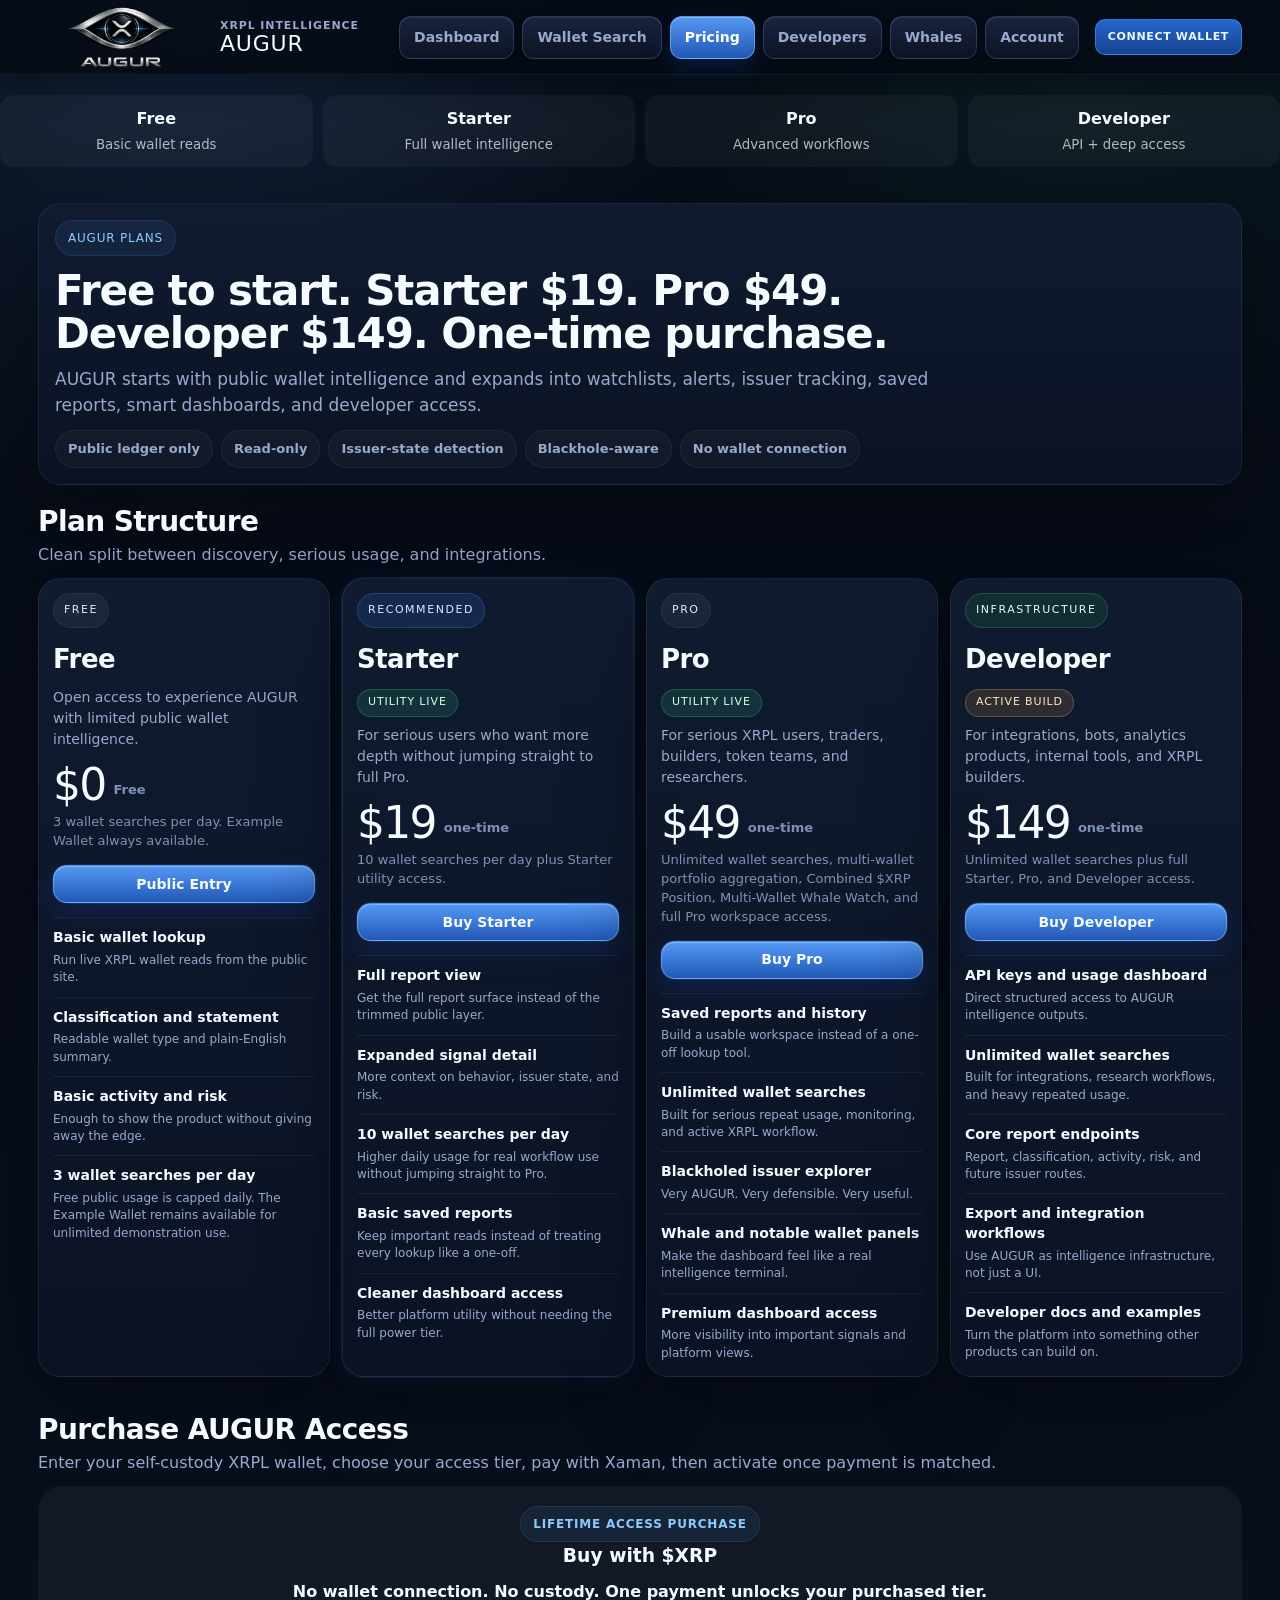
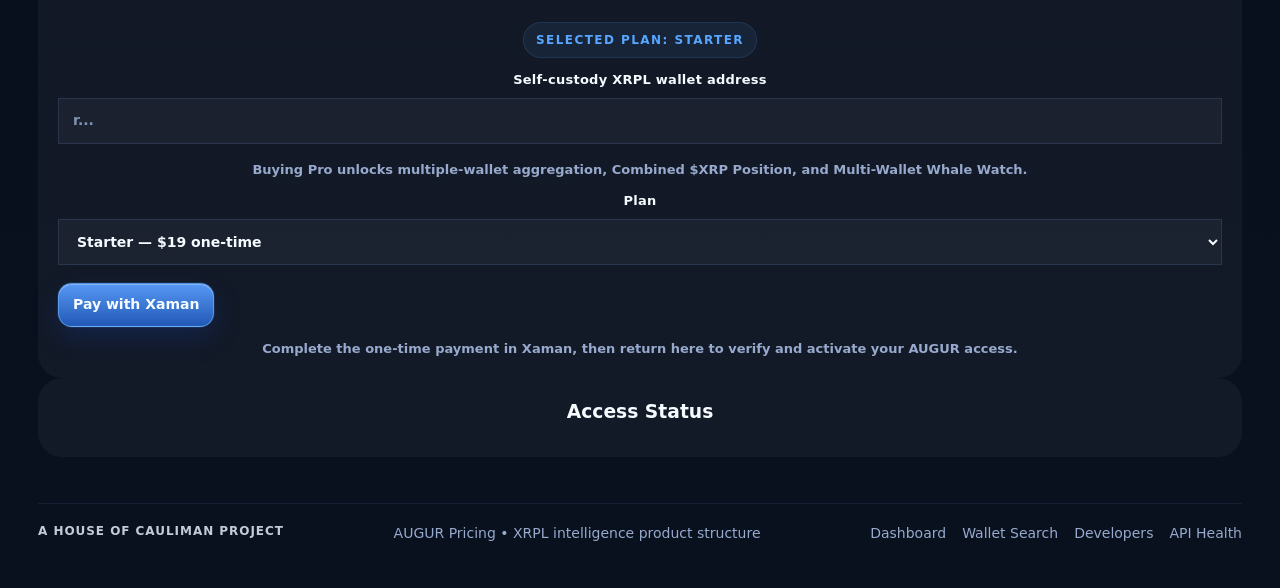
<file: pricing.html>
<!DOCTYPE html>
<html lang="en">
<head>
  <meta charset="utf-8" />
  <meta name="viewport" content="width=device-width, initial-scale=1, maximum-scale=1, user-scalable=no" />
  <title>AUGUR Pricing | XRPL Intelligence Plans</title>
  <meta name="description" content="AUGUR pricing for Free, Starter, Pro, and Developer plans. XRPL wallet intelligence, issuer-state detection, watchlists, alerts, reports, and API access." />
  <style>
    :root{
      --bg:#050b14;
      --panel:#111c31;
      --panel-2:#0b1323;
      --line:rgba(118,156,228,.12);
      --line-soft:rgba(118,156,228,.10);
      --text:#eef4ff;
      --muted:#9fb0d0;
      --soft:#7f92b6;
      --blue:#59a6ff;
      --blue-2:#2d6cdf;
      --green:#4ee39a;
      --amber:#ffcc66;
      --red:#ff7878;
      --shadow:0 24px 80px rgba(0,0,0,.36);
      --glow:0 0 0 1px rgba(87,166,255,.14), 0 0 28px rgba(45,108,223,.10);
      --radius:22px;
    }

    *{box-sizing:border-box}
    html{scroll-behavior:smooth}
    body{
      margin:0;
      font-family:Inter,ui-sans-serif,system-ui,-apple-system,BlinkMacSystemFont,"Segoe UI",sans-serif;
      background:
        radial-gradient(circle at top, rgba(56,104,198,.18), transparent 30%),
        linear-gradient(180deg, #09111f 0%, var(--bg) 100%);
      color:#f5fbff;
    }

    a{color:inherit;text-decoration:none}

    .wrap{
      width:min(1240px, calc(100% - 36px));
      margin:0 auto;
      padding:0 18px;
    }

    .topbar{
      position:sticky;
      top:0;
      z-index:50;
      backdrop-filter:blur(14px);
      background:rgba(5,11,21,.84);
      border-bottom:1px solid rgba(118,156,228,.12);
      box-shadow:0 10px 30px rgba(0,0,0,.25);
    }

    .nav{
      min-height:74px;
      display:flex;
      align-items:center;
      justify-content:space-between;
      gap:16px;
      flex-wrap:wrap;
    }

    .brand{
      display:flex;
      align-items:center;
      gap:14px;
      letter-spacing:.4px;
    }

    .brand-mark{
      width:168px;
      height:64px;
      display:grid;
      place-items:center;
      color:var(--blue-2);
    }

    .brand-mark img{
      width:100%;
      height:100%;
      object-fit:contain;
      display:block;
      transform:translateY(-48px);
    }

    .brand-copy{
      display:flex;
      flex-direction:column;
      gap:2px;
    }

    .brand-copy small{
      color:var(--muted);
      font-size:11px;
      letter-spacing:.9px;
      text-transform:uppercase;
      font-weight:700;
      line-height:1;
    }

    .brand-copy span{
      font-size:22px;
      letter-spacing:.8px;
      line-height:1;
    }

    .nav-links{
      display:flex;
      align-items:center;
      gap:8px;
      flex-wrap:wrap;
    }

    .nav-link{
      color:var(--muted);
      padding:10px 14px;
      border-radius:12px;
      font-size:14px;
      font-weight:700;
      border:1px solid rgba(92,128,190,.32);
      transition:.15s ease;
      background:linear-gradient(180deg,rgba(28,38,66,.95) 0%,rgba(14,20,38,.95) 100%);
      box-shadow:inset 0 1px 0 rgba(255,255,255,.08),0 8px 18px rgba(0,0,0,.18);
    }

    .nav-link:hover{
      color:var(--text);
      transform:translateY(-1px);
      border-color:rgba(120,190,255,.45);
      box-shadow:inset 0 1px 0 rgba(255,255,255,.12),0 10px 24px rgba(20,60,160,.18);
    }

    .nav-link.active{
      color:#fff;
      background:linear-gradient(180deg,rgba(90,160,255,.95) 0%,rgba(35,92,190,.95) 100%);
      border-color:rgba(120,190,255,.6);
      box-shadow:inset 0 1px 0 rgba(255,255,255,.25),0 10px 26px rgba(20,60,160,.28);
    }

    .mobile-nav{
  display:flex;
  gap:10px;
  overflow-x:visible;
      flex-wrap:wrap;
  padding-bottom:6px;

      display:none;
      width:100%;
      gap:8px;
      padding-top:12px;
      border-top:1px solid rgba(118,156,228,.10);
    }

    .mobile-nav::-webkit-scrollbar{
  display:none;
}

.mobile-nav a{
  flex:0 0 auto;

  flex:0 0 auto;

      min-height:46px;
      display:flex;
      align-items:center;
      justify-content:center;
      text-align:center;
      padding:0 8px;
      border-radius:12px;
      text-decoration:none;
      color:var(--muted);
      background:linear-gradient(180deg,rgba(28,38,66,.95) 0%,rgba(14,20,38,.95) 100%);
      border:1px solid rgba(92,128,190,.32);
      box-shadow:inset 0 1px 0 rgba(255,255,255,.08),0 8px 18px rgba(0,0,0,.18);
      font-size:13px;
      font-weight:700;
    }

    .mobile-nav a:hover,
    .mobile-nav a.active{
      color:var(--text);
      background:rgba(118,156,228,.12);
    }

    .hero{
      padding:16px 0 8px;
    }

    .hero-card,
    .plan,
    .matrix-card,
    .card{
      background:linear-gradient(180deg,rgba(17,28,49,.96),rgba(11,19,35,.96));
      border:1px solid var(--line);
      border-radius:22px;
      box-shadow:var(--shadow);
    }

    .hero-card{padding:16px}

    .eyebrow{
      display:inline-flex;
      align-items:center;
      gap:8px;
      padding:8px 12px;
      border-radius:999px;
      background:rgba(87,166,255,.08);
      border:1px solid rgba(87,166,255,.14);
      color:var(--blue-2);
      font-size:12px;
      text-transform:uppercase;
      letter-spacing:.8px;
    }

    h1,h2,h3,p{margin:0}

    h1{
      margin:14px 0 10px;
      font-size:42px;
      line-height:1.02;
      letter-spacing:-1.1px;
      max-width:900px;
    }

    .lede{
      margin:0;
      color:var(--muted);
      font-size:17px;
      max-width:920px;
      line-height:1.55;
    }

    .trust{
      display:flex;
      flex-wrap:wrap;
      gap:8px;
      margin-top:12px;
    }

    
    .tier-hud{
      display:inline-flex;
      align-items:center;
      justify-content:center;
      min-height:28px;
      padding:0 10px;
      border-radius:999px;
      font-size:11px;
      letter-spacing:.08em;
      text-transform:uppercase;
      margin:10px 0 0;
      border:1px solid rgba(118,156,228,.16);
      background:rgba(255,255,255,.04);
      color:var(--text);
      width:max-content;
    }

    .tier-hud.live{
      color:#d8ffe9;
      background:rgba(61,220,151,.12);
      border-color:rgba(61,220,151,.24);
    }

    .tier-hud.build{
      color:#ffe8b8;
      background:rgba(255,191,87,.12);
      border-color:rgba(255,191,87,.24);
    }

.pill{
      display:inline-flex;
      align-items:center;
      gap:8px;
      padding:8px 12px;
      border-radius:999px;
      background:rgba(255,255,255,.03);
      border:1px solid rgba(118,156,228,.10);
      color:var(--muted);
      font-size:13px;
      font-weight:700;
    }

    .section{
      padding:8px 0 14px;
    }

    .section-head{
      display:flex;
      align-items:end;
      justify-content:space-between;
      gap:16px;
      margin-bottom:12px;
      flex-wrap:wrap;
    }

    .section-head h2{
      font-size:28px;
      letter-spacing:-.6px;
    }

    .section-head p{
      color:var(--muted);
      line-height:1.45;
    }

    .plan-grid{
      display:grid;
      grid-template-columns:repeat(4,minmax(0,1fr));
      gap:12px;
    }

    .plan{
      padding:14px;
    }

    .plan.featured{
      box-shadow:var(--shadow), var(--glow);
    }

    .tag{
      display:inline-flex;
      align-items:center;
      width:max-content;
      padding:8px 10px;
      border-radius:999px;
      font-size:11px;
      letter-spacing:.14em;
      text-transform:uppercase;
      color:#dfe9ff;
      background:rgba(255,255,255,.05);
      border:1px solid var(--line-soft);
      margin-bottom:12px;
    }

    .tag.blue{
      color:#dcebff;
      background:rgba(49,108,214,.18);
      border-color:rgba(89,166,255,.20);
    }

    .tag.green{
      color:#dcffef;
      background:rgba(34,111,76,.22);
      border-color:rgba(78,227,154,.20);
    }

    .tag.amber{
      color:#fff2cf;
      background:rgba(125,95,28,.24);
      border-color:rgba(255,204,102,.18);
    }

    .plan h3{
      font-size:26px;
      letter-spacing:-.02em;
    }

    .plan p{
      margin-top:8px;
      color:var(--muted);
      line-height:1.5;
      font-size:14px;
    }

    .price{
      display:flex;
      align-items:flex-end;
      gap:8px;
      margin-top:14px;
    }

    .price .num{
      font-size:44px;
      line-height:.95;
      letter-spacing:-.04em;
    }

    .price .term{
      color:var(--soft);
      font-size:13px;
      font-weight:700;
      padding-bottom:6px;
    }

    .price-note{
      margin-top:8px;
      color:var(--soft);
      font-size:13px;
      line-height:1.45;
      min-height:38px;
    }

    .btn{
      margin-top:14px;
      min-height:44px;
      border:1px solid transparent;
      border-radius:14px;
      font-size:14px;
      font-weight:800;
      padding:0 14px;
      cursor:pointer;
      transition:transform .15s ease, filter .15s ease, box-shadow .15s ease;
    }

    .btn-primary{
      background:linear-gradient(180deg,rgba(90,160,255,.95) 0%,rgba(35,92,190,.95) 100%);
      color:#f5fbff;
      border-color:rgba(120,190,255,.55);
      box-shadow:inset 0 1px 0 rgba(255,255,255,.28),0 10px 26px rgba(20,60,160,.28),0 0 0 1px rgba(100,170,255,.12);
    }

    .btn-secondary{
      background:linear-gradient(180deg,rgba(28,38,66,.95) 0%,rgba(14,20,38,.95) 100%);
      border-color:rgba(92,128,190,.32);
      color:#f5fbff;
      box-shadow:inset 0 1px 0 rgba(255,255,255,.08),0 8px 18px rgba(0,0,0,.18);
    }
    .plan > .btn,
    .plan > a.btn,
    .plan > button.btn{
      display:flex;
      width:min(100%, 300px);
      justify-content:center;
      align-items:center;
      text-align:center;
      min-height:38px;
      margin-left:auto;
      margin-right:auto;
    }

    .btn:hover{transform:translateY(-1px);filter:brightness(1.03)}

    .feature-list{
      margin:14px 0 0;
      padding:0;
      list-style:none;
      display:grid;
      gap:10px;
    }

    .feature-list li{
      padding:10px 0 0;
      border-top:1px solid rgba(255,255,255,.06);
      font-weight:700;
      line-height:1.4;
      font-size:14px;
    }

    .feature-list small{
      display:block;
      margin-top:4px;
      color:var(--muted);
      font-size:12px;
      font-weight:500;
      line-height:1.45;
    }

    .matrix-card,
    .card{
      padding:14px;
    }

    .matrix-wrap{overflow-x:auto}

    table{
      width:100%;
      border-collapse:collapse;
      min-width:980px;
    }

    th,td{
      padding:12px 10px;
      text-align:left;
      border-bottom:1px solid rgba(255,255,255,.06);
      vertical-align:top;
    }

    th{
      color:#fff;
      font-size:12px;
      text-transform:uppercase;
      letter-spacing:.12em;
    }

    td{
      color:var(--muted);
      line-height:1.45;
      font-size:13px;
    }

    td strong{
      color:var(--text);
      font-size:13px;
    }

    .yes{color:#dfffee;font-weight:800}
    .mid{color:#fff2cf;font-weight:800}
    .no{color:#ffced1;font-weight:800}

    .grid-2{
      display:grid;
      gap:12px;
    }

    .card h3{
      margin:0 0 10px;
      font-size:22px;
      letter-spacing:-.4px;
    }

    .list{
      list-style:none;
      margin:0;
      padding:0;
      display:grid;
      gap:10px;
    }

    .list li{
      padding:12px 14px;
      background:rgba(255,255,255,.03);
      border:1px solid rgba(118,156,228,.10);
      color:var(--text);
      font-size:14px;
    }

    .list li small{
      display:block;
      margin-top:5px;
      color:var(--muted);
      line-height:1.45;
    }

    .field{
      display:grid;
      gap:8px;
      margin-top:12px;
    }

    .field label{
      font-size:13px;
      font-weight:800;
      color:var(--text);
      letter-spacing:.02em;
    }

    .input,
    .select{
      width:100%;
      min-height:46px;
      border:1px solid rgba(118,156,228,.16);
      background:rgba(255,255,255,.04);
      color:var(--text);
      padding:0 14px;
      font-size:14px;
      font-weight:700;
      outline:none;
    }

    .input::placeholder{
      color:var(--soft);
    }

    .select option{
      color:#111827;
      background:#ffffff;
      font-weight:700;
    }

    .action-row{
      display:flex;
      flex-wrap:wrap;
      gap:10px;
      margin-top:14px;
    }

    .action-row .btn{
      margin-top:0;
    }

    .action-row a.btn{
      display:inline-flex;
      align-items:center;
      justify-content:center;
      text-decoration:none;
      min-height:46px;
      line-height:1;
      padding-top:0;
      padding-bottom:0;
    }

    .sub-note{
      margin-top:10px;
      color:var(--muted);
      font-size:13px;
      line-height:1.5;
    }

    .selected-plan{
      display:inline-flex;
      align-items:center;
      gap:8px;
      padding:8px 12px;
      border-radius:999px;
      background:rgba(87,166,255,.08);
      border:1px solid rgba(87,166,255,.14);
      color:var(--blue);
      font-size:12px;
      text-transform:uppercase;
      letter-spacing:.12em;
      width:max-content;
      margin-top:4px;
    }

    .quote-box,
    .status-box{
      margin-top:12px;
      padding:14px;
      border-radius:16px;
      background:rgba(255,255,255,.03);
      border:1px solid rgba(118,156,228,.10);
      display:grid;
      gap:10px;
    }

    .quote-box[hidden],
    .status-box[hidden]{
      display:none;
    }

    .kv{
      display:grid;
      gap:8px;
    }

    .kv-row{
      display:grid;
      grid-template-columns:160px 1fr;
      gap:10px;
      align-items:start;
      padding-top:8px;
      border-top:1px solid rgba(255,255,255,.06);
    }

    .kv-row:first-child{
      border-top:0;
      padding-top:0;
    }

    .kv-row strong{
      color:var(--text);
      font-size:13px;
      letter-spacing:.03em;
      text-transform:uppercase;
    }

    .kv-row span,
    .kv-row code{
      color:var(--muted);
      font-size:13px;
      line-height:1.45;
      word-break:break-word;
    }

    .kv-row code{
      font-family:ui-monospace,SFMono-Regular,Menlo,Monaco,Consolas,monospace;
      background:rgba(255,255,255,.04);
      padding:2px 6px;
      border-radius:8px;
      color:var(--text);
    }

    #subscribe{
      padding-top:18px;
      padding-bottom:28px;
    }

    #subscribe .pricing-grid{
      grid-template-columns:minmax(0,1.15fr) minmax(340px,.85fr);
      gap:18px;
      align-items:start;
    }

    #subscribe .tier{
      padding:20px;
      border-radius:24px;
    }

    #subscribe h3{
      margin:0 0 10px;
    }

    #subscribe .subtitle{
      margin-bottom:14px;
    }

    #subscribe .action-row{
      margin-top:18px;
      margin-bottom:12px;
    }

    #subscribe .quote-box,
    #subscribe .status-box{
      min-height:120px;
    }

    @media (max-width:900px){
      #subscribe .pricing-grid{
        grid-template-columns:1fr;
      }
    }

    .sub-divider{
      margin-top:14px;
      padding-top:14px;
      border-top:1px solid rgba(255,255,255,.06);
    }

    .footer{
      padding:18px 0 42px;
      color:var(--muted);
      font-size:14px;
    }

    .footer-inner{
      padding-top:18px;
      border-top:1px solid rgba(118,156,228,.10);
      display:flex;
      align-items:center;
      justify-content:space-between;
      gap:14px;
      flex-wrap:wrap;
    }

    .footer-links{
      display:flex;
      gap:16px;
      flex-wrap:wrap;
    }

    .footer-links a{color:var(--muted)}
    .footer-links a:hover{color:var(--text)}

    @media (max-width:1180px){
      .plan-grid{
        }
      .grid-2{
        grid-template-columns:1fr;
      }
    }

    @media (max-width:760px){
      .wrap{padding:0 14px}
      .nav-links{display:none}
      .mobile-nav{
        display:flex;
        gap:10px;
        overflow-x:visible;
      flex-wrap:wrap;
        padding-bottom:6px;
      }
      .hero{padding:12px 0 6px}
      .hero-card,.plan,.matrix-card,.card{padding:12px}
      .section{padding:6px 0 10px}
      .section-head{margin-bottom:10px}
      .section-head h2{font-size:24px}
      .plan-grid{grid-template-columns:1fr;gap:10px}
      .plan p,.feature-list li{font-size:13px}
      .price .num{font-size:34px}
      h1{font-size:30px}
      .lede{font-size:15px}
      .brand-copy span{font-size:18px}
    }
  
.pricing-strip{
  display:grid;
  grid-template-columns:repeat(4,1fr);
  gap:10px;
  margin:20px 0;
}
.tier{
  padding:12px;
  border-radius:14px;
  background:rgba(255,255,255,.04);
  text-align:center;
  font-weight:700;
}
.tier small{
  display:block;
  font-weight:400;
  opacity:.7;
  margin-top:4px;
}


.house-line{
  margin-bottom:6px;
  color:rgba(238,244,255,.82);
  font-size:12px;
  font-weight:800;
  letter-spacing:.08em;
  text-transform:uppercase;
}

</style>

  <!-- favicon: AUGUR -->
  <link rel="icon" href="/assets/favicons/augur/favicon.ico" sizes="any" />
  <link rel="icon" type="image/png" sizes="32x32" href="/assets/favicons/augur/favicon-32x32.png" />
  <link rel="icon" type="image/png" sizes="16x16" href="/assets/favicons/augur/favicon-16x16.png" />
  <link rel="apple-touch-icon" sizes="180x180" href="/assets/favicons/augur/apple-touch-icon.png" />
  <meta name="apple-mobile-web-app-title" content="AUGUR" />
  <meta name="application-name" content="AUGUR" />
  <link rel="stylesheet" href="/assets/css/augur.css">
</head>
<body>
  <div class="topbar">
    <div class="wrap">
      <div class="nav">
        <a class="brand" href="/">
          <div class="brand-mark"><img src="/assets/augur_logo.webp" alt="AUGUR logo" onerror="this.onerror=null;this.src='/assets/augur_logo.png';" /></div>
          <div class="brand-copy">
            <small>XRPL Intelligence</small>
            <span>AUGUR</span>
          </div>
        </a>

<div class="nav-links">
          <a class="nav-link" href="/">Dashboard</a>
          <a class="nav-link" href="/wallet/">Wallet Search</a>
          <a class="nav-link active" href="/pricing.html">Pricing</a>
          <a class="nav-link" href="/developers.html">Developers</a>
          <a class="nav-link" href="/whales/">Whales</a>
          <a class="nav-link" href="/account/">Account</a>
</div>

      <button class="mobile-nav-toggle" type="button" aria-expanded="false">Menu ▾</button>
<div class="mobile-nav">
        <a href="/">Dashboard</a>
        <a href="/wallet/">Wallet Search</a>
        <a class="active" href="/pricing.html">Pricing</a>
        <a href="/developers.html">Developers</a>
        <a href="/whales/">Whales</a>
        <a href="/account/">Account</a>
        <a class="battlefield-link" href="/battlefield/">Battlefield</a>
</div>
      </div>
    </div>
  </div>

  <div class="pricing-strip">
  <div class="tier">Free<br><small>Basic wallet reads</small></div>
  <div class="tier">Starter<br><small>Full wallet intelligence</small></div>
  <div class="tier">Pro<br><small>Advanced workflows</small></div>
  <div class="tier">Developer<br><small>API + deep access</small></div>
</div>

<main class="wrap">
    <section class="hero">
      <div class="hero-card">
        <div class="eyebrow">AUGUR Plans</div>
        <h1>Free to start. Starter $19. Pro $49. Developer $149. One-time purchase.</h1>
        <p class="lede">
          AUGUR starts with public wallet intelligence and expands into watchlists, alerts, issuer tracking,
          saved reports, smart dashboards, and developer access.
        </p>
        <div class="trust">
          <span class="pill">Public ledger only</span>
          <span class="pill">Read-only</span>
          <span class="pill">Issuer-state detection</span>
          <span class="pill">Blackhole-aware</span>
          <span class="pill">No wallet connection</span>
        </div>
      </div>
    </section>

    <section class="section">
      <div class="section-head">
        <div>
          <h2>Plan Structure</h2>
          <p>Clean split between discovery, serious usage, and integrations.</p>
        </div>
      </div>

      <div class="plan-grid">
        <div class="plan">
          <span class="tag">Free</span>
          <h3>Free</h3>
<p>Open access to experience AUGUR with limited public wallet intelligence.</p>
          <div class="price">
            <div class="num">$0</div>
            <div class="term">Free</div>
          </div>
<div class="price-note">3 wallet searches per day. Example Wallet always available.</div>
          <a href="/wallet/" class="btn btn-primary btn-hud">Public Entry</a>
          <ul class="feature-list">
            <li>Basic wallet lookup<small>Run live XRPL wallet reads from the public site.</small></li>
            <li>Classification and statement<small>Readable wallet type and plain-English summary.</small></li>
            <li>Basic activity and risk<small>Enough to show the product without giving away the edge.</small></li>
<li>3 wallet searches per day<small>Free public usage is capped daily. The Example Wallet remains available for unlimited demonstration use.</small></li>
          </ul>
        </div>

        <div class="plan featured">
          <span class="tag blue">Recommended</span>
          <h3>Starter</h3>
          <div class="tier-hud live">Utility Live</div>
          <p>For serious users who want more depth without jumping straight to full Pro.</p>
          <div class="price">
            <div class="num">$19</div>
            <div class="term">one-time</div>
          </div>
<div class="price-note">10 wallet searches per day plus Starter utility access.</div>
          <button class="btn btn-primary btn-hud" type="button" data-plan-select="starter">Buy Starter</button>
          <ul class="feature-list">
            <li>Full report view<small>Get the full report surface instead of the trimmed public layer.</small></li>
            <li>Expanded signal detail<small>More context on behavior, issuer state, and risk.</small></li>
<li>10 wallet searches per day<small>Higher daily usage for real workflow use without jumping straight to Pro.</small></li>
            <li>Basic saved reports<small>Keep important reads instead of treating every lookup like a one-off.</small></li>
            <li>Cleaner dashboard access<small>Better platform utility without needing the full power tier.</small></li>
          </ul>
        </div>

        <div class="plan">
          <span class="tag">Pro</span>
          <h3>Pro</h3>
          <div class="tier-hud live">Utility Live</div>
          <p>For serious XRPL users, traders, builders, token teams, and researchers.</p>
          <div class="price">
            <div class="num">$49</div>
            <div class="term">one-time</div>
          </div>
<div class="price-note">Unlimited wallet searches, multi-wallet portfolio aggregation, Combined $XRP Position, Multi-Wallet Whale Watch, and full Pro workspace access.</div>
          <button class="btn btn-primary btn-hud" type="button" data-plan-select="pro">Buy Pro</button>
          <ul class="feature-list">
            <li>Saved reports and history<small>Build a usable workspace instead of a one-off lookup tool.</small></li>
<li>Unlimited wallet searches<small>Built for serious repeat usage, monitoring, and active XRPL workflow.</small></li>
            <li>Blackholed issuer explorer<small>Very AUGUR. Very defensible. Very useful.</small></li>
            <li>Whale and notable wallet panels<small>Make the dashboard feel like a real intelligence terminal.</small></li>
            <li>Premium dashboard access<small>More visibility into important signals and platform views.</small></li>
          </ul>
        </div>

        <div class="plan">
          <span class="tag green">Infrastructure</span>
          <h3>Developer</h3>
          <div class="tier-hud build">Active Build</div>
          <p>For integrations, bots, analytics products, internal tools, and XRPL builders.</p>
          <div class="price">
            <div class="num">$149</div>
            <div class="term">one-time</div>
          </div>
<div class="price-note">Unlimited wallet searches plus full Starter, Pro, and Developer access.</div>
          <button class="btn btn-primary btn-hud" type="button" data-plan-select="developer">Buy Developer</button>
          <ul class="feature-list">
            <li>API keys and usage dashboard<small>Direct structured access to AUGUR intelligence outputs.</small></li>
            <li>Unlimited wallet searches<small>Built for integrations, research workflows, and heavy repeated usage.</small></li>
            <li>Core report endpoints<small>Report, classification, activity, risk, and future issuer routes.</small></li>
            <li>Export and integration workflows<small>Use AUGUR as intelligence infrastructure, not just a UI.</small></li>
            <li>Developer docs and examples<small>Turn the platform into something other products can build on.</small></li>
          </ul>
        </div>
      </div>
    </section>

    <section class="section" id="subscribe">
      <div class="section-head">
        <div>
          <h2>Purchase AUGUR Access</h2>
          <p>Enter your self-custody XRPL wallet, choose your access tier, pay with Xaman, then activate once payment is matched.</p>
        </div>
      </div>

      <div class="pricing-grid">
        <div class="tier tier-featured">
          <div class="eyebrow">Lifetime Access Purchase</div>
          <h3>Buy with $XRP</h3>
          <p class="subtitle">No wallet connection. No custody. One payment unlocks your purchased tier.</p>

          <div class="selected-plan" id="selectedPlanPill">Selected Plan: starter</div>

          <div class="field">
            <label for="subWallet">Self-custody XRPL wallet address</label>
            <input class="input" id="subWallet" type="text" placeholder="r..." autocomplete="off" spellcheck="false" />
            <div class="sub-note" style="margin-top:8px;">Buying Pro unlocks multiple-wallet aggregation, Combined $XRP Position, and Multi-Wallet Whale Watch.</div>
          </div>

          <div class="field">
            <label for="subPlan">Plan</label>
            <select class="select" id="subPlan">
              <option value="starter">Starter — $19 one-time</option>
              <option value="pro">Pro — $49 one-time</option>
              <option value="developer">Developer — $149 one-time</option>
            </select>
          </div>

          <div class="action-row">
            
            <button class="btn btn-primary btn-hud" id="startPaymentBtn" type="button">Pay with Xaman</button>
            <button class="btn btn-secondary btn-hud" id="checkPaymentBtn" type="button" hidden disabled>Check Payment</button>
            <button class="btn btn-secondary btn-hud" id="activateBtn" type="button" hidden disabled>Activate</button>
          </div>

          <p class="sub-note">
            Complete the one-time payment in Xaman, then return here to verify and activate your AUGUR access.
          </p>
        </div>

        <div class="tier">
          <h3>Access Status</h3>
          <div class="status-box" id="statusBox" hidden>
            <div class="kv" id="statusDetails"></div>
          </div>

          <div class="status-box" id="qrBox" hidden>
            <div class="kv" id="qrDetails"></div>
            <div style="margin-top:14px;text-align:center;">
              <img id="qrImage" alt="Xaman payment QR" style="max-width:220px;width:100%;height:auto;border-radius:12px;border:1px solid rgba(118,156,228,.10);background:#fff;padding:10px;" />
            </div>
            <p class="sub-note" style="margin-top:12px;">
              Android note: some devices handle Xaman redirects poorly. If the app does not open cleanly, scan this QR with Xaman or complete checkout on PC or iPhone.
            </p>
          </div>
        </div>
      </div>
    </section>

  </main>

  <footer class="footer">
    <div class="wrap">
      <div class="footer-inner">
        <div class="house-line"><a href="https://houseofcauliman.com">A House of Cauliman Project</a></div>
        <div>AUGUR Pricing • XRPL intelligence product structure</div>
        <div class="footer-links">
          <a href="/">Dashboard</a>
          <a href="/wallet/">Wallet Search</a>
          <a href="/developers.html">Developers</a>
          <a href="https://api.augurxrpl.com/api/health" target="_blank" rel="noopener">API Health</a>
        </div>
      </div>
    </div>
  </footer>
  <script>
    const API_BASE = "https://api.augurxrpl.com";
    const subWallet = document.getElementById("subWallet");
    const subPlan = document.getElementById("subPlan");
    const selectedPlanPill = document.getElementById("selectedPlanPill");
    const startPaymentBtn = document.getElementById("startPaymentBtn");
    const checkPaymentBtn = document.getElementById("checkPaymentBtn");
    const activateBtn = document.getElementById("activateBtn");
    const statusBox = document.getElementById("statusBox");
    const statusDetails = document.getElementById("statusDetails");
    const qrBox = document.getElementById("qrBox");
    const qrDetails = document.getElementById("qrDetails");
    const qrImage = document.getElementById("qrImage");
    const planButtons = document.querySelectorAll("[data-plan-select]");

    let currentQuote = null;

    const PLAN_RANK = {
      free: 0,
      starter: 1,
      pro: 2,
      developer: 3
    };

    function currentPurchasedPlan(){
      return String(
        window.AUGUR_SESSION?.getPlan?.() ||
        localStorage.getItem("augurAccessPlan") ||
        sessionStorage.getItem("augurAccessPlan") ||
        "free"
      ).toLowerCase();
    }

    function updatePricingOwnership(){
      const ownedPlan = currentPurchasedPlan();
      const ownedRank = PLAN_RANK[ownedPlan] || 0;

      planButtons.forEach((btn) => {
        const plan = String(btn.getAttribute("data-plan-select") || "").toLowerCase();
        const rank = PLAN_RANK[plan] || 0;

        btn.disabled = false;
        btn.style.opacity = "";
        btn.style.cursor = "";

        if (!ownedRank) {
          btn.textContent = `Buy ${plan.charAt(0).toUpperCase() + plan.slice(1)}`;
          return;
        }

        if (plan === ownedPlan) {
          btn.textContent = "PURCHASED";
          btn.disabled = true;
          btn.style.opacity = ".72";
          btn.style.cursor = "default";
          return;
        }

        if (rank < ownedRank) {
          btn.textContent = "INCLUDED";
          btn.disabled = true;
          btn.style.opacity = ".62";
          btn.style.cursor = "default";
          return;
        }

        btn.textContent = `Buy ${plan.charAt(0).toUpperCase() + plan.slice(1)}`;
      });
    }

    function safeText(value){
      if (value === null || value === undefined || value === "") return "—";
      return String(value);
    }

    function escapeHtml(value){
      return String(value)
        .replace(/&/g, "&amp;")
        .replace(/</g, "&lt;")
        .replace(/>/g, "&gt;")
        .replace(/"/g, "&quot;")
        .replace(/'/g, "&#39;");
    }

    function setSelectedPlan(plan){
      subPlan.value = plan;
      selectedPlanPill.textContent = `Selected Plan: ${plan}`;
    }

    function renderRows(target, rows){
      target.innerHTML = rows.map(([label, value, isCode]) => `
        <div class="kv-row">
          <strong>${escapeHtml(label)}</strong>
          ${isCode ? `<code>${escapeHtml(value)}</code>` : `<span>${escapeHtml(value)}</span>`}
        </div>
      `).join("");
    }

    function showStatus(rows){
      statusBox.hidden = false;
      renderRows(statusDetails, rows);
    }

    function hideQrBox(){
      if (qrBox) qrBox.hidden = true;
      if (qrImage) qrImage.removeAttribute("src");
    }

    function showQrBox(data){
      if (!qrBox || !qrDetails || !qrImage || !data?.xamanUrl) return;

      qrBox.hidden = false;
      renderRows(qrDetails, [
        ["Plan", `${safeText(data.planName)} (${safeText(data.planCode)})`, false],
        ["Wallet", safeText(data.walletAddress), true],
        ["Amount", `${safeText(data.amountXrp)} XRP`, false],
        ["Destination Tag", safeText(data.destinationTag), true]
      ]);

      const qrSrc = `https://api.qrserver.com/v1/create-qr-code/?size=220x220&data=${encodeURIComponent(String(data.xamanUrl))}`;
      qrImage.src = qrSrc;
    }

    planButtons.forEach((btn) => {
      btn.addEventListener("click", () => {
        if (btn.disabled) return;

        const plan = btn.getAttribute("data-plan-select");
        if (!plan) return;

        setSelectedPlan(plan);
        document.getElementById("subscribe").scrollIntoView({ behavior: "smooth", block: "start" });
      });
    });

    window.addEventListener("augur-session-changed", updatePricingOwnership);
    setTimeout(updatePricingOwnership, 0);

    subPlan.addEventListener("change", () => setSelectedPlan(subPlan.value));

    startPaymentBtn.addEventListener("click", async () => {
      const walletAddress = subWallet.value.trim();
      const planCode = subPlan.value.trim();

      if (!walletAddress) {
        showStatus([["Error", "Enter an Self-custody XRPL wallet address before starting payment.", false]]);
        return;
      }

      startPaymentBtn.disabled = true;
            checkPaymentBtn.hidden = true;
      activateBtn.hidden = true;
      checkPaymentBtn.disabled = true;
      activateBtn.disabled = true;
            currentQuote = null;

      try {
        const res = await fetch(`${API_BASE}/api/subscription/start-payment`, {
          method: "POST",
          headers: { "Content-Type": "application/json" },
          body: JSON.stringify({ walletAddress, planCode })
        });

        const data = await res.json();

        if (!res.ok || !data.ok) {
          throw new Error(data.message || data.error || "Quote request failed");
        }

        currentQuote = data;

        showStatus([
          ["Plan", `${safeText(data.planName)} (${safeText(data.planCode)})`, false],
          ["Wallet", safeText(data.walletAddress), true],
          ["Amount", `${safeText(data.amountXrp)} XRP`, false],
          ["Status", "Opening Xaman payment request.", false]
        ]);

        const xamanUrl = data.xamanUrl;

        checkPaymentBtn.hidden = false;
        checkPaymentBtn.disabled = false;
        activateBtn.hidden = true;
        activateBtn.disabled = true;

        showQrBox(data);

        window.location.href = xamanUrl;
      } catch (err) {
        showStatus([["Error", err instanceof Error ? err.message : "Quote request failed", false]]);
      } finally {
        startPaymentBtn.disabled = false;
      }
    });

    checkPaymentBtn.addEventListener("click", async () => {
      if (!currentQuote?.paymentRequestId) {
        showStatus([["Error", "Start payment first.", false]]);
        return;
      }

      checkPaymentBtn.disabled = true;

      try {
        const res = await fetch(`${API_BASE}/api/subscription/check-payment?paymentRequestId=${encodeURIComponent(currentQuote.paymentRequestId)}`);
        const data = await res.json();

        if (!res.ok || !data.ok) {
          throw new Error(data.message || data.error || "Payment check failed");
        }

        showStatus([
          ["Matched", data.matched ? "Yes" : "No", false],
          ["Request Status", safeText(data.status), false],
          ["Payment Request ID", safeText(data.paymentRequestId), true],
          ["Transaction Hash", safeText(data.txHash), true],
          ["From Wallet", safeText(data.fromAddress), true],
          ["To Wallet", safeText(data.toAddress), true],
          ["Destination Tag", safeText(data.destinationTag), true],
          ["Amount", data.amountXrp ? `${data.amountXrp} XRP` : "—", false],
          ["Memo", safeText(data.memoText), false]
        ]);

        if (data.matched) {
          activateBtn.hidden = false;
          activateBtn.disabled = false;
        } else {
          activateBtn.hidden = true;
          activateBtn.disabled = true;
        }
      } catch (err) {
        showStatus([["Error", err instanceof Error ? err.message : "Payment check failed", false]]);
      } finally {
        checkPaymentBtn.disabled = false;
      }
    });

    activateBtn.addEventListener("click", async () => {
      if (!currentQuote?.paymentRequestId) {
        showStatus([["Error", "Start payment first.", false]]);
        return;
      }

      activateBtn.disabled = true;

      try {
        const res = await fetch(`${API_BASE}/api/subscription/activate`, {
          method: "POST",
          headers: { "Content-Type": "application/json" },
          body: JSON.stringify({ paymentRequestId: currentQuote.paymentRequestId })
        });

        const data = await res.json();

        if (!res.ok || !data.ok) {
          showStatus([
            ["Error", safeText(data.error || data.message || "Activation failed"), false],
            ["Expected Wallet", safeText(data.expectedWalletAddress), true],
            ["Payer Wallet", safeText(data.payerWalletAddress), true],
            ["Payment Request ID", safeText(data.paymentRequestId), true],
            ["Transaction Hash", safeText(data.txHash), true]
          ]);
          return;
        }

        showStatus([
          ["Wallet", safeText(data.walletAddress), true],
          ["Plan", safeText(data.planCode), false],
          ["Status", safeText(data.status), false],
          ["Destination Tag", safeText(data.destinationTag), true],
          ["Started", safeText(data.startedAt), false],
          ["Expires", safeText(data.expiresAt), false],
          ["Payment Request ID", safeText(data.paymentRequestId), true],
          ["Transaction Hash", safeText(data.txHash), true]
        ]);
      } catch (err) {
        showStatus([["Error", err instanceof Error ? err.message : "Activation failed", false]]);
      } finally {
        activateBtn.disabled = false;
      }
    });

    setSelectedPlan(subPlan.value);
  </script>

  <script src="/assets/session.js"></script>
<script>
const mobileNavToggle=document.querySelector(".mobile-nav-toggle");
const mobileNav=document.querySelector(".mobile-nav");
mobileNavToggle?.addEventListener("click",()=>{
  const open=mobileNav.classList.toggle("open");
  mobileNavToggle.setAttribute("aria-expanded",String(open));
  mobileNavToggle.textContent=open?"Menu ▴":"Menu ▾";
});
</script>
</body>
</html>
</file>
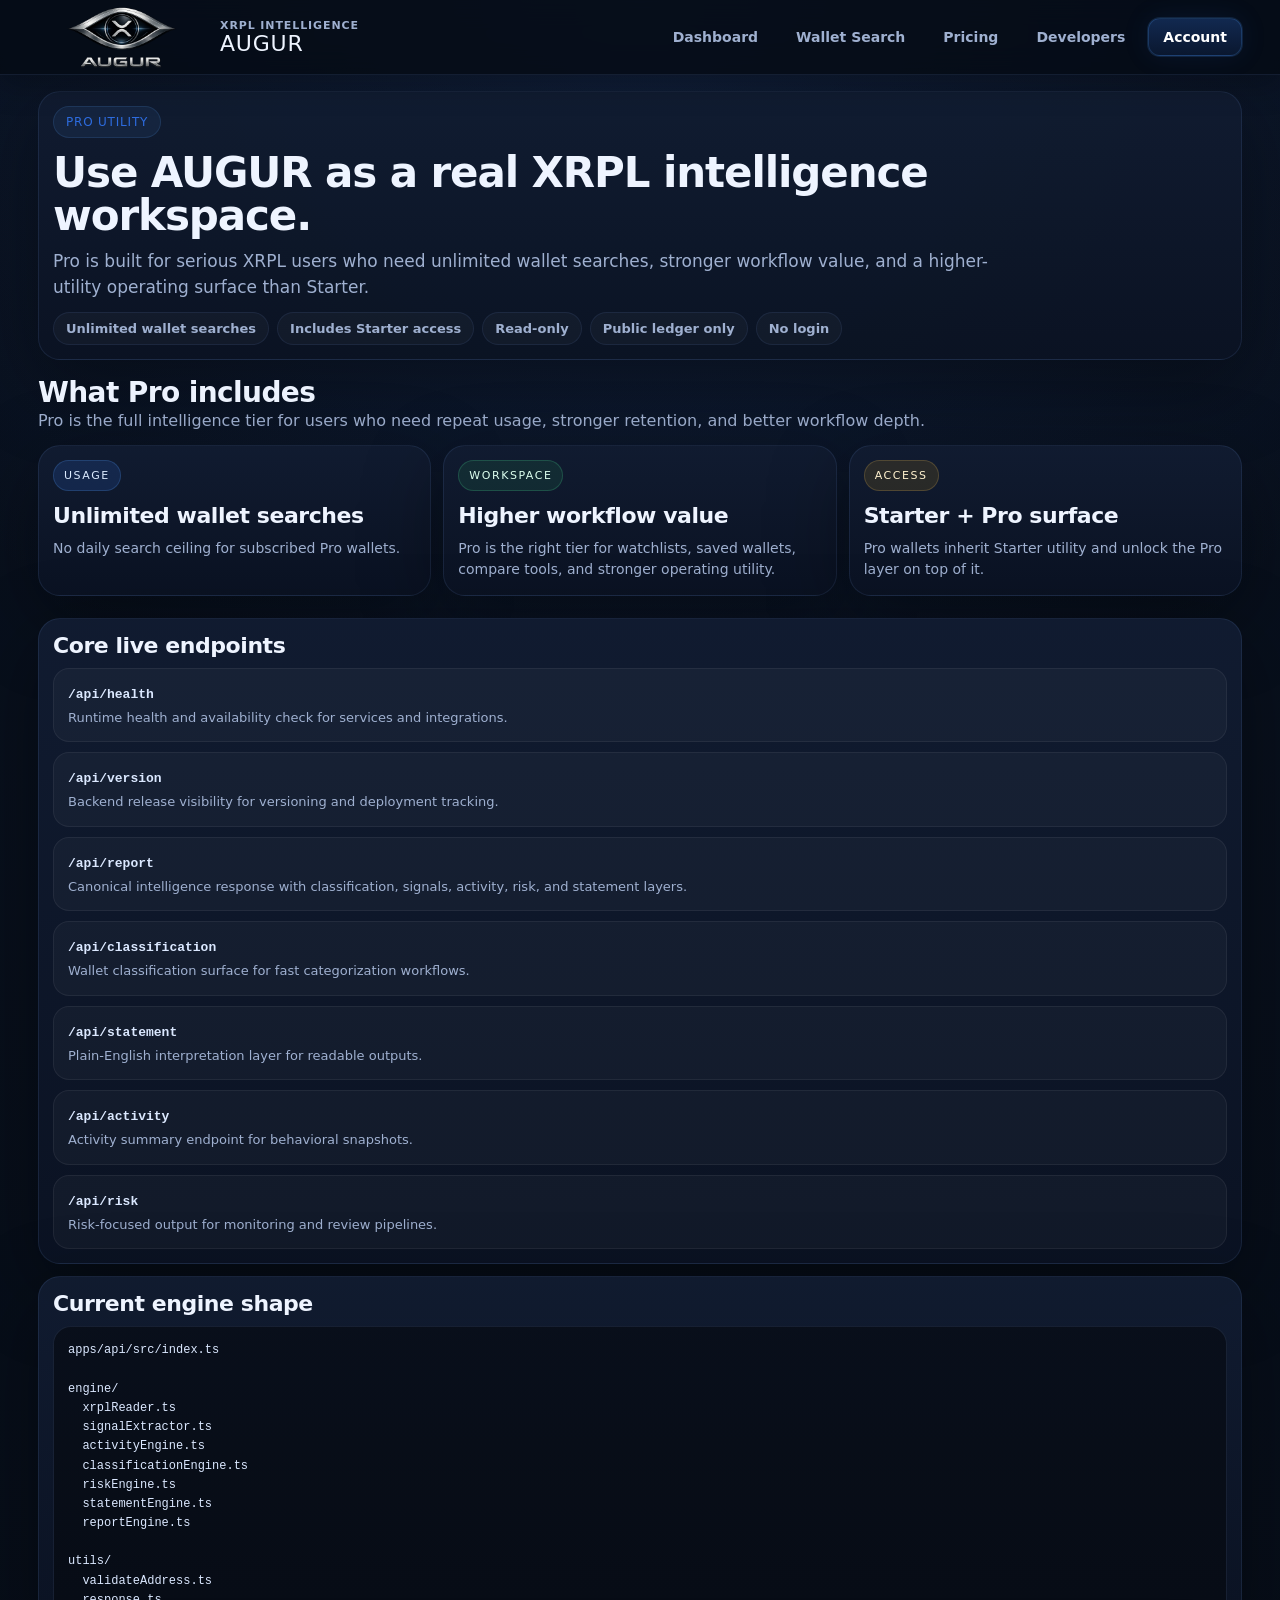
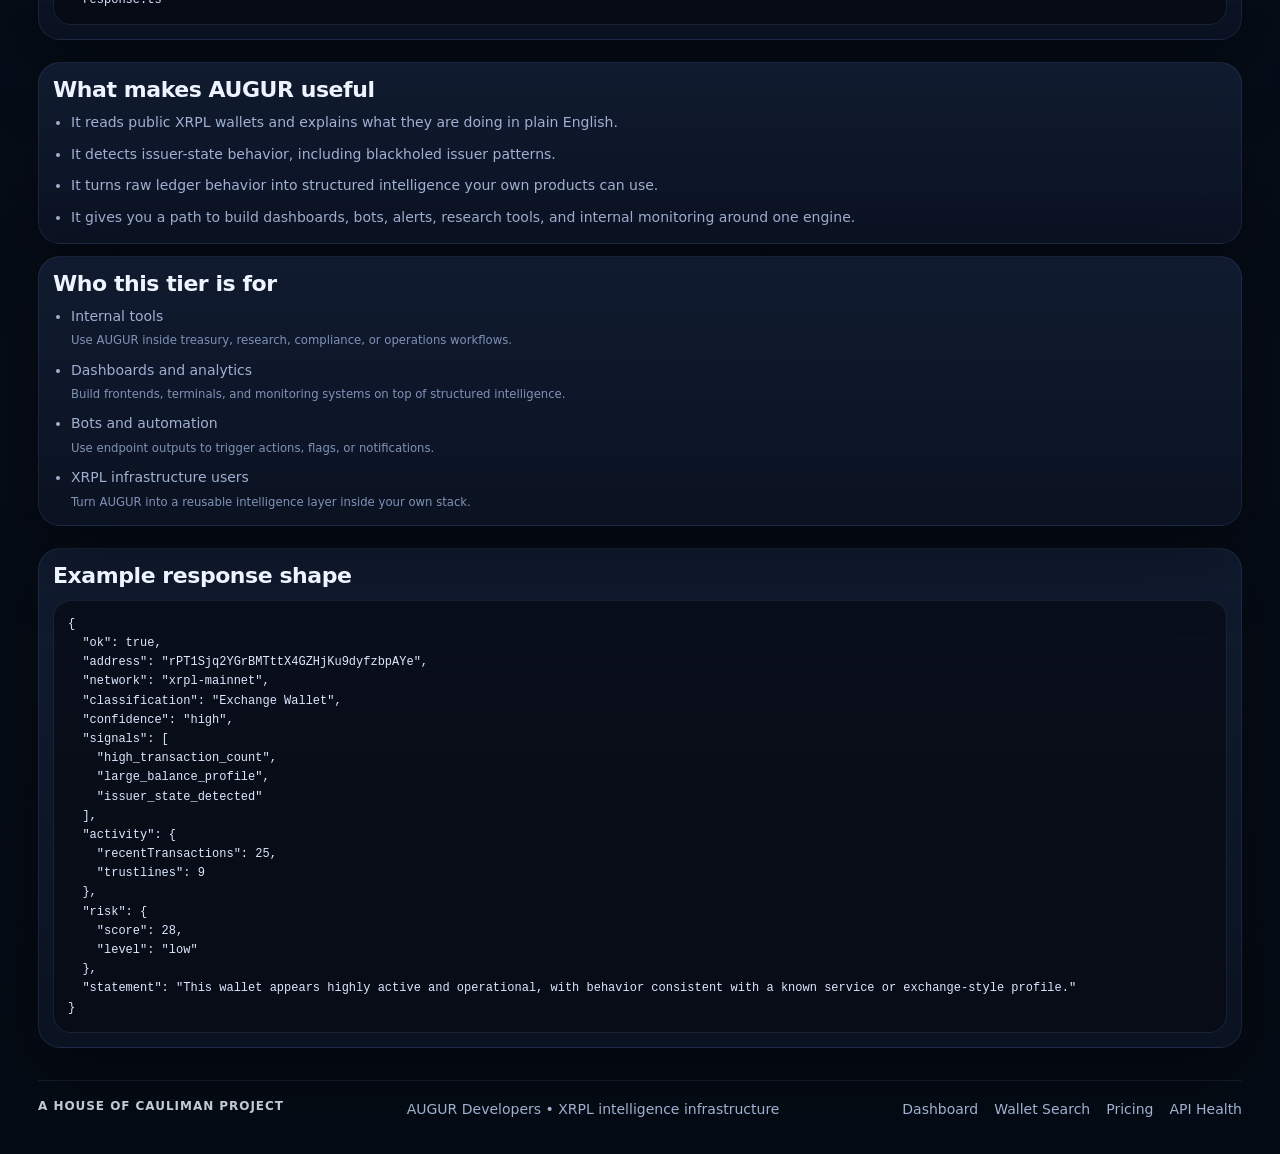
<file: pro.html>
<!DOCTYPE html>
<html lang="en">
<head>
  <meta charset="utf-8" />
  <meta name="viewport" content="width=device-width, initial-scale=1, maximum-scale=1, user-scalable=no" />
  <title>AUGUR Pro Utility</title>
  <meta name="description" content="Use AUGUR as XRPL intelligence infrastructure. Structured XRPL wallet intelligence, issuer-state detection, blackhole-aware analysis, and API access for apps, dashboards, bots, and internal tools." />
  <style>
    :root{
      --bg:#050b14;
      --panel:#111c31;
      --panel-2:#0b1323;
      --line:rgba(118,156,228,.12);
      --line-soft:rgba(118,156,228,.10);
      --text:#eef4ff;
      --muted:#9fb0d0;
      --soft:#7f92b6;
      --blue:#59a6ff;
      --blue-2:#2d6cdf;
      --green:#4ee39a;
      --amber:#ffcc66;
      --red:#ff7878;
      --shadow:0 24px 80px rgba(0,0,0,.36);
      --glow:0 0 0 1px rgba(87,166,255,.14), 0 0 28px rgba(45,108,223,.10);
      --radius:22px;
    }

    *{box-sizing:border-box}
    html{scroll-behavior:smooth}
    body{
      margin:0;
      font-family:Inter,ui-sans-serif,system-ui,-apple-system,BlinkMacSystemFont,"Segoe UI",sans-serif;
      background:
        radial-gradient(circle at top, rgba(56,104,198,.18), transparent 30%),
        linear-gradient(180deg, #09111f 0%, var(--bg) 100%);
      color:var(--text);
    }

    a{color:inherit;text-decoration:none}

    .wrap{
      width:min(1240px, calc(100% - 36px));
      margin:0 auto;
      padding:0 18px;
    }

    .topbar{
      position:sticky;
      top:0;
      z-index:50;
      backdrop-filter:blur(14px);
      background:rgba(5,11,21,.84);
      border-bottom:1px solid rgba(118,156,228,.12);
      box-shadow:0 10px 30px rgba(0,0,0,.25);
    }

    .nav{
      min-height:74px;
      display:flex;
      align-items:center;
      justify-content:space-between;
      gap:16px;
      flex-wrap:wrap;
    }

    .brand{
      display:flex;
      align-items:center;
      gap:14px;
      letter-spacing:.4px;
    }

    .brand-mark{
      width:168px;
      height:64px;
      display:grid;
      place-items:center;
      color:var(--blue-2);
    }

    .brand-mark img{
      width:100%;
      height:100%;
      object-fit:contain;
      display:block;
      transform:translateY(-48px);
    }

    .brand-copy{
      display:flex;
      flex-direction:column;
      gap:2px;
    }

    .brand-copy small{
      color:var(--muted);
      font-size:11px;
      letter-spacing:.9px;
      text-transform:uppercase;
      font-weight:700;
      line-height:1;
    }

    .brand-copy span{
      font-size:22px;
      letter-spacing:.8px;
      line-height:1;
    }

    .nav-links{
      display:flex;
      align-items:center;
      gap:8px;
      flex-wrap:wrap;
    }

    .nav-link{
      color:var(--muted);
      padding:10px 14px;
      border-radius:12px;
      font-size:14px;
      font-weight:700;
      border:1px solid transparent;
      transition:.15s ease;
    }

    .nav-link:hover{
      color:var(--text);
      background:rgba(255,255,255,.03);
      border-color:rgba(118,156,228,.10);
    }

    .nav-link.active{
      color:#fff;
      background:linear-gradient(180deg,rgba(38,88,173,.38),rgba(18,43,87,.38));
      border-color:rgba(87,166,255,.20);
      box-shadow:var(--glow);
    }

    .mobile-nav{
  display:flex;
  gap:10px;
  overflow-x:visible;
      flex-wrap:wrap;
  padding-bottom:6px;

      display:none;
      width:100%;
      gap:8px;
      padding-top:12px;
      border-top:1px solid rgba(118,156,228,.10);
    }

    .mobile-nav::-webkit-scrollbar{
  display:none;
}

.mobile-nav a{
  flex:0 0 auto;

  flex:0 0 auto;

      min-height:64px;
      display:flex;
      align-items:center;
      justify-content:center;
      text-align:center;
      padding:0 8px;
      border-radius:12px;
      text-decoration:none;
      color:var(--muted);
      background:rgba(255,255,255,.04);
      font-size:13px;
      font-weight:700;
    }

    .mobile-nav a:hover,
    .mobile-nav a.active{
      color:var(--text);
      background:rgba(118,156,228,.12);
    }

    .hero{
      padding:16px 0 8px;
    }

    .hero-card,
    .card{
      background:linear-gradient(180deg,rgba(17,28,49,.96),rgba(11,19,35,.96));
      border:1px solid var(--line);
      border-radius:22px;
      box-shadow:var(--shadow);
      padding:14px;
    }

    .eyebrow{
      display:inline-flex;
      align-items:center;
      gap:8px;
      padding:8px 12px;
      border-radius:999px;
      background:rgba(87,166,255,.08);
      border:1px solid rgba(87,166,255,.14);
      color:var(--blue-2);
      font-size:12px;
      text-transform:uppercase;
      letter-spacing:.8px;
    }

    h1,h2,h3,p,pre{margin:0}

    h1{
      margin:14px 0 10px;
      font-size:42px;
      line-height:1.02;
      letter-spacing:-1.1px;
      max-width:900px;
    }

    .lede{
      margin:0;
      color:var(--muted);
      font-size:17px;
      max-width:940px;
      line-height:1.55;
    }

    .trust{
      display:flex;
      flex-wrap:wrap;
      gap:8px;
      margin-top:12px;
    }

    .pill{
      display:inline-flex;
      align-items:center;
      gap:8px;
      padding:8px 12px;
      border-radius:999px;
      background:rgba(255,255,255,.03);
      border:1px solid rgba(118,156,228,.10);
      color:var(--muted);
      font-size:13px;
      font-weight:700;
    }

    .section{
      padding:8px 0 14px;
    }

    .section-head{
      display:flex;
      align-items:end;
      justify-content:space-between;
      gap:16px;
      margin-bottom:12px;
      flex-wrap:wrap;
    }

    .section-head h2{
      font-size:28px;
      letter-spacing:-.6px;
    }

    .section-head p{
      color:var(--muted);
      line-height:1.45;
    }

    .grid-3{
      display:grid;
      grid-template-columns:repeat(3,minmax(0,1fr));
      gap:12px;
    }

    .grid-2{
      display:grid;
      gap:12px;
    }

    .tag{
      display:inline-flex;
      align-items:center;
      width:max-content;
      padding:8px 10px;
      border-radius:999px;
      font-size:11px;
      letter-spacing:.14em;
      text-transform:uppercase;
      color:#dfe9ff;
      background:rgba(255,255,255,.05);
      border:1px solid var(--line-soft);
      margin-bottom:12px;
    }

    .tag.blue{
      color:#dcebff;
      background:rgba(49,108,214,.18);
      border-color:rgba(89,166,255,.20);
    }

    .tag.green{
      color:#dcffef;
      background:rgba(34,111,76,.22);
      border-color:rgba(78,227,154,.20);
    }

    .tag.amber{
      color:#fff2cf;
      background:rgba(125,95,28,.24);
      border-color:rgba(255,204,102,.18);
    }

    .card h3{
      font-size:22px;
      letter-spacing:-.02em;
      margin-bottom:10px;
    }

    .card p{
      color:var(--muted);
      line-height:1.55;
      font-size:14px;
    }

    .code-card{
      background:linear-gradient(180deg,rgba(9,15,26,.98),rgba(7,12,22,.98));
      border:1px solid rgba(118,156,228,.14);
      border-radius:18px;
      padding:14px;
      overflow:auto;
    }

    pre{
      font-family:ui-monospace,SFMono-Regular,Menlo,Consolas,monospace;
      font-size:12px;
      line-height:1.6;
      color:#dbe8ff;
      white-space:pre-wrap;
      word-break:break-word;
    }

    .list{
      margin:0;
      padding-left:18px;
      color:var(--muted);
      display:grid;
      gap:10px;
      line-height:1.55;
      font-size:14px;
    }

    .list li small{
      display:block;
      color:var(--soft);
      margin-top:4px;
    }

    .endpoint-list{
      display:grid;
      gap:10px;
    }

    .endpoint{
      padding:14px;
      border-radius:16px;
      background:rgba(255,255,255,.03);
      border:1px solid rgba(255,255,255,.06);
    }

    .endpoint .path{
      display:inline-block;
      font-family:ui-monospace,SFMono-Regular,Menlo,Consolas,monospace;
      font-size:13px;
      font-weight:800;
      color:#dbe8ff;
      margin-bottom:6px;
    }

    .endpoint p{
      color:var(--muted);
      line-height:1.5;
      font-size:13px;
    }

    .footer{
      padding:18px 0 42px;
      color:var(--muted);
      font-size:14px;
    }

    .footer-inner{
      padding-top:18px;
      border-top:1px solid rgba(118,156,228,.10);
      display:flex;
      align-items:center;
      justify-content:space-between;
      gap:14px;
      flex-wrap:wrap;
    }

    .footer-links{
      display:flex;
      gap:16px;
      flex-wrap:wrap;
    }

    .footer-links a{color:var(--muted)}
    .footer-links a:hover{color:var(--text)}

    @media (max-width:1080px){
      .grid-3,
      .grid-2{
        grid-template-columns:1fr;
      }
    }

    @media (max-width:760px){
      .wrap{padding:0 14px}
      .nav-links{display:none}
      .mobile-nav{
        display:flex;
        gap:10px;
        overflow-x:visible;
      flex-wrap:wrap;
        padding-bottom:6px;
      }
      .hero{padding:12px 0 6px}
      .hero-card,.card{padding:12px}
      .section{padding:6px 0 10px}
      .section-head{margin-bottom:10px}
      .section-head h2{font-size:24px}
      .card h3{font-size:19px}
      .card p,.list,.endpoint p{font-size:13px}
      h1{font-size:30px}
      .lede{font-size:15px}
      .brand-copy span{font-size:18px}
    }
  
.house-line{
  margin-bottom:6px;
  color:rgba(238,244,255,.82);
  font-size:12px;
  font-weight:800;
  letter-spacing:.08em;
  text-transform:uppercase;
}

</style>

  <!-- favicon: AUGUR -->
  <link rel="icon" href="/assets/favicons/augur/favicon.ico" sizes="any" />
  <link rel="icon" type="image/png" sizes="32x32" href="/assets/favicons/augur/favicon-32x32.png" />
  <link rel="icon" type="image/png" sizes="16x16" href="/assets/favicons/augur/favicon-16x16.png" />
  <link rel="apple-touch-icon" sizes="180x180" href="/assets/favicons/augur/apple-touch-icon.png" />
  <meta name="apple-mobile-web-app-title" content="AUGUR" />
  <meta name="application-name" content="AUGUR" />
</head>
<body>
  <div class="topbar">
    <div class="wrap">
      <div class="nav">
        <a class="brand" href="/">
          <div class="brand-mark"><img src="/assets/augur_logo.webp" alt="AUGUR logo" onerror="this.onerror=null;this.src='/assets/augur_logo.png';" /></div>
          <div class="brand-copy">
            <small>XRPL Intelligence</small>
            <span>AUGUR</span>
          </div>
        </a>

<div class="nav-links">
  <a class="nav-link" href="/">Dashboard</a>
  <a class="nav-link" href="/wallet/">Wallet Search</a>
  <a class="nav-link" href="/pricing.html">Pricing</a>
  <a class="nav-link" href="/developers.html">Developers</a>
  <a class="nav-link active" href="/account/">Account</a>
</div>

<div class="mobile-nav">
  <a href="/">Dashboard</a>
  <a href="/wallet/">Wallet Search</a>
  <a href="/pricing.html">Pricing</a>
  <a href="/developers.html">Developers</a>
  <a class="active" href="/account/">Account</a>
</div>
      </div>
    </div>
  </div>

  <main class="wrap">
    <section class="hero">
      <div class="hero-card">
        <div class="eyebrow">Pro Utility</div>
        <h1>Use AUGUR as a real XRPL intelligence workspace.</h1>
        <p class="lede">
          Pro is built for serious XRPL users who need unlimited wallet searches, stronger workflow value,
          and a higher-utility operating surface than Starter.
        </p>
        <div class="trust">
          <span class="pill">Unlimited wallet searches</span>
          <span class="pill">Includes Starter access</span>
          <span class="pill">Read-only</span>
          <span class="pill">Public ledger only</span>
          <span class="pill">No login</span>
        </div>
      </div>
    </section>

    <section class="section">
      <div class="section-head">
        <div>
          <h2>What Pro includes</h2>
          <p>Pro is the full intelligence tier for users who need repeat usage, stronger retention, and better workflow depth.</p>
        </div>
      </div>

      <div class="grid-3">
        <div class="card">
          <span class="tag blue">Usage</span>
          <h3>Unlimited wallet searches</h3>
          <p>No daily search ceiling for subscribed Pro wallets.</p>
        </div>

        <div class="card">
          <span class="tag green">Workspace</span>
          <h3>Higher workflow value</h3>
          <p>Pro is the right tier for watchlists, saved wallets, compare tools, and stronger operating utility.</p>
        </div>

        <div class="card">
          <span class="tag amber">Access</span>
          <h3>Starter + Pro surface</h3>
          <p>Pro wallets inherit Starter utility and unlock the Pro layer on top of it.</p>
        </div>
      </div>
    </section>

    <section class="section">
      <div class="grid-2">
        <div class="card">
          <h3>Core live endpoints</h3>
          <div class="endpoint-list">
            <div class="endpoint">
              <div class="path">/api/health</div>
              <p>Runtime health and availability check for services and integrations.</p>
            </div>
            <div class="endpoint">
              <div class="path">/api/version</div>
              <p>Backend release visibility for versioning and deployment tracking.</p>
            </div>
            <div class="endpoint">
              <div class="path">/api/report</div>
              <p>Canonical intelligence response with classification, signals, activity, risk, and statement layers.</p>
            </div>
            <div class="endpoint">
              <div class="path">/api/classification</div>
              <p>Wallet classification surface for fast categorization workflows.</p>
            </div>
            <div class="endpoint">
              <div class="path">/api/statement</div>
              <p>Plain-English interpretation layer for readable outputs.</p>
            </div>
            <div class="endpoint">
              <div class="path">/api/activity</div>
              <p>Activity summary endpoint for behavioral snapshots.</p>
            </div>
            <div class="endpoint">
              <div class="path">/api/risk</div>
              <p>Risk-focused output for monitoring and review pipelines.</p>
            </div>
          </div>
        </div>

        <div class="card">
          <h3>Current engine shape</h3>
          <div class="code-card">
<pre>apps/api/src/index.ts

engine/
  xrplReader.ts
  signalExtractor.ts
  activityEngine.ts
  classificationEngine.ts
  riskEngine.ts
  statementEngine.ts
  reportEngine.ts

utils/
  validateAddress.ts
  response.ts</pre>
          </div>
        </div>
      </div>
    </section>

    <section class="section">
      <div class="grid-2">
        <div class="card">
          <h3>What makes AUGUR useful</h3>
          <ul class="list">
            <li>It reads public XRPL wallets and explains what they are doing in plain English.</li>
            <li>It detects issuer-state behavior, including blackholed issuer patterns.</li>
            <li>It turns raw ledger behavior into structured intelligence your own products can use.</li>
            <li>It gives you a path to build dashboards, bots, alerts, research tools, and internal monitoring around one engine.</li>
          </ul>
        </div>

        <div class="card">
          <h3>Who this tier is for</h3>
          <ul class="list">
            <li>Internal tools<small>Use AUGUR inside treasury, research, compliance, or operations workflows.</small></li>
            <li>Dashboards and analytics<small>Build frontends, terminals, and monitoring systems on top of structured intelligence.</small></li>
            <li>Bots and automation<small>Use endpoint outputs to trigger actions, flags, or notifications.</small></li>
            <li>XRPL infrastructure users<small>Turn AUGUR into a reusable intelligence layer inside your own stack.</small></li>
          </ul>
        </div>
      </div>
    </section>

    <section class="section">
      <div class="card">
        <h3>Example response shape</h3>
        <div class="code-card" style="margin-top:12px;">
<pre>{
  "ok": true,
  "address": "rPT1Sjq2YGrBMTttX4GZHjKu9dyfzbpAYe",
  "network": "xrpl-mainnet",
  "classification": "Exchange Wallet",
  "confidence": "high",
  "signals": [
    "high_transaction_count",
    "large_balance_profile",
    "issuer_state_detected"
  ],
  "activity": {
    "recentTransactions": 25,
    "trustlines": 9
  },
  "risk": {
    "score": 28,
    "level": "low"
  },
  "statement": "This wallet appears highly active and operational, with behavior consistent with a known service or exchange-style profile."
}</pre>
        </div>
      </div>
    </section>
  </main>

  <footer class="footer">
    <div class="wrap">
      <div class="footer-inner">
        <div class="house-line"><a href="https://houseofcauliman.com">A House of Cauliman Project</a></div>
        <div>AUGUR Developers • XRPL intelligence infrastructure</div>
        <div class="footer-links">
          <a href="/">Dashboard</a>
          <a href="/wallet/">Wallet Search</a>
          <a href="/pricing.html">Pricing</a>
          <a href="https://api.augurxrpl.com/api/health" target="_blank" rel="noopener">API Health</a>
        </div>
      </div>
    </div>
  </footer>
</body>
</html>
</file>
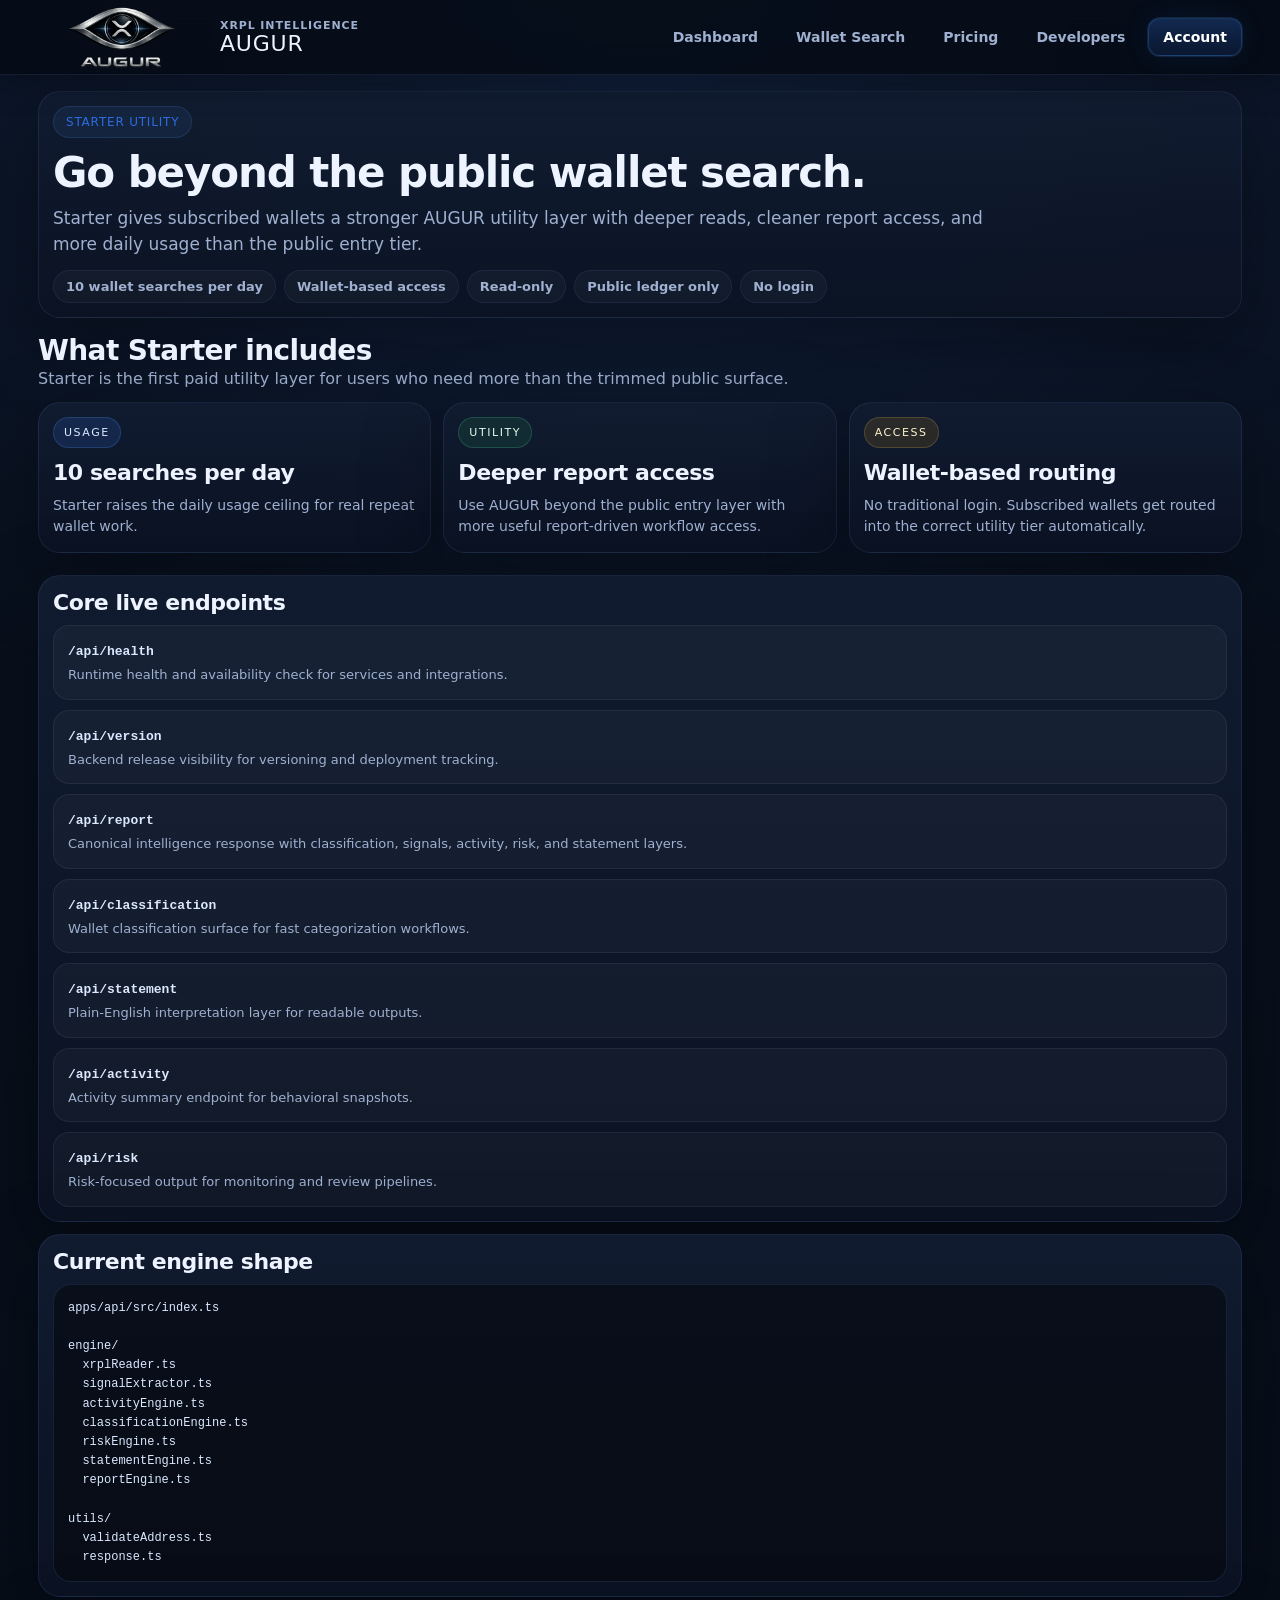
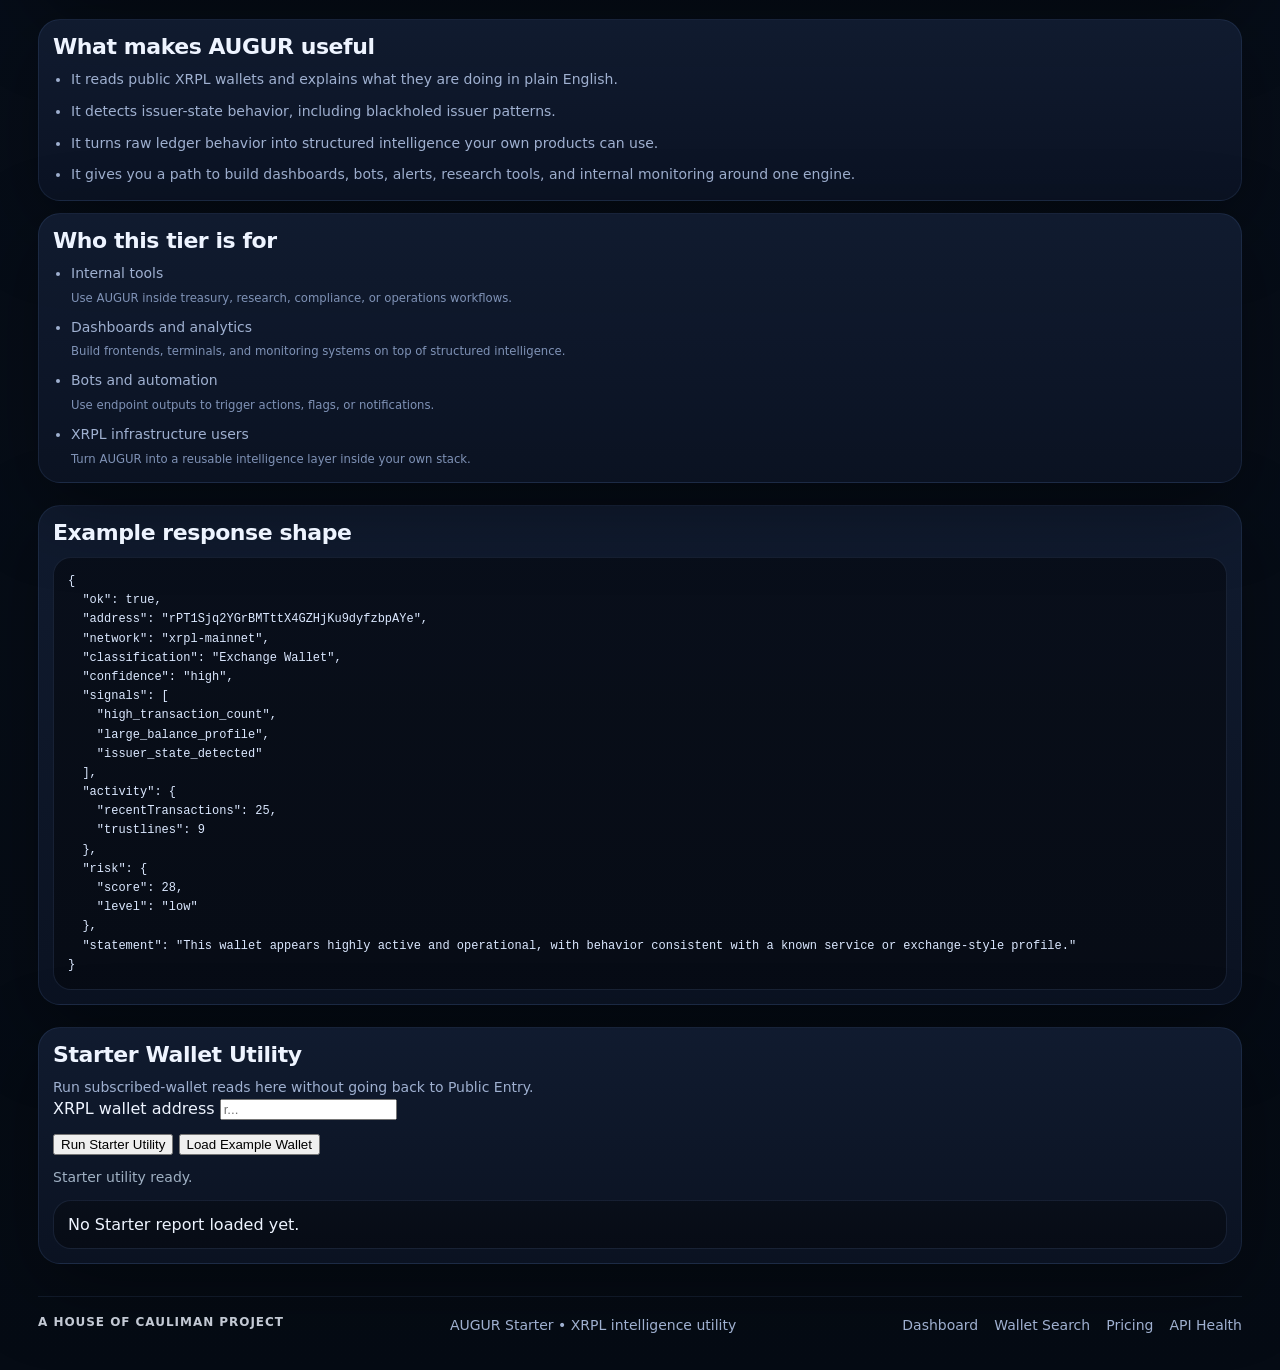
<file: starter.html>
<!DOCTYPE html>
<html lang="en">
<head>
  <meta charset="utf-8" />
  <meta name="viewport" content="width=device-width, initial-scale=1, maximum-scale=1, user-scalable=no" />
  <title>AUGUR Starter Utility</title>
  <meta name="description" content="Use AUGUR as XRPL intelligence infrastructure. Structured XRPL wallet intelligence, issuer-state detection, blackhole-aware analysis, and API access for apps, dashboards, bots, and internal tools." />
  <style>
    :root{
      --bg:#050b14;
      --panel:#111c31;
      --panel-2:#0b1323;
      --line:rgba(118,156,228,.12);
      --line-soft:rgba(118,156,228,.10);
      --text:#eef4ff;
      --muted:#9fb0d0;
      --soft:#7f92b6;
      --blue:#59a6ff;
      --blue-2:#2d6cdf;
      --green:#4ee39a;
      --amber:#ffcc66;
      --red:#ff7878;
      --shadow:0 24px 80px rgba(0,0,0,.36);
      --glow:0 0 0 1px rgba(87,166,255,.14), 0 0 28px rgba(45,108,223,.10);
      --radius:22px;
    }

    *{box-sizing:border-box}
    html{scroll-behavior:smooth}
    body{
      margin:0;
      font-family:Inter,ui-sans-serif,system-ui,-apple-system,BlinkMacSystemFont,"Segoe UI",sans-serif;
      background:
        radial-gradient(circle at top, rgba(56,104,198,.18), transparent 30%),
        linear-gradient(180deg, #09111f 0%, var(--bg) 100%);
      color:var(--text);
    }

    a{color:inherit;text-decoration:none}

    .wrap{
      width:min(1240px, calc(100% - 36px));
      margin:0 auto;
      padding:0 18px;
    }

    .topbar{
      position:sticky;
      top:0;
      z-index:50;
      backdrop-filter:blur(14px);
      background:rgba(5,11,21,.84);
      border-bottom:1px solid rgba(118,156,228,.12);
      box-shadow:0 10px 30px rgba(0,0,0,.25);
    }

    .nav{
      min-height:74px;
      display:flex;
      align-items:center;
      justify-content:space-between;
      gap:16px;
      flex-wrap:wrap;
    }

    .brand{
      display:flex;
      align-items:center;
      gap:14px;
      letter-spacing:.4px;
    }

    .brand-mark{
      width:168px;
      height:64px;
      display:grid;
      place-items:center;
      color:var(--blue-2);
    }

    .brand-mark img{
      width:100%;
      height:100%;
      object-fit:contain;
      display:block;
      transform:translateY(-48px);
    }

    .brand-copy{
      display:flex;
      flex-direction:column;
      gap:2px;
    }

    .brand-copy small{
      color:var(--muted);
      font-size:11px;
      letter-spacing:.9px;
      text-transform:uppercase;
      font-weight:700;
      line-height:1;
    }

    .brand-copy span{
      font-size:22px;
      letter-spacing:.8px;
      line-height:1;
    }

    .nav-links{
      display:flex;
      align-items:center;
      gap:8px;
      flex-wrap:wrap;
    }

    .nav-link{
      color:var(--muted);
      padding:10px 14px;
      border-radius:12px;
      font-size:14px;
      font-weight:700;
      border:1px solid transparent;
      transition:.15s ease;
    }

    .nav-link:hover{
      color:var(--text);
      background:rgba(255,255,255,.03);
      border-color:rgba(118,156,228,.10);
    }

    .nav-link.active{
      color:#fff;
      background:linear-gradient(180deg,rgba(38,88,173,.38),rgba(18,43,87,.38));
      border-color:rgba(87,166,255,.20);
      box-shadow:var(--glow);
    }

    .mobile-nav{
  display:flex;
  gap:10px;
  overflow-x:visible;
      flex-wrap:wrap;
  padding-bottom:6px;

      display:none;
      width:100%;
      gap:8px;
      padding-top:12px;
      border-top:1px solid rgba(118,156,228,.10);
    }

    .mobile-nav::-webkit-scrollbar{
  display:none;
}

.mobile-nav a{
  flex:0 0 auto;

  flex:0 0 auto;

      min-height:64px;
      display:flex;
      align-items:center;
      justify-content:center;
      text-align:center;
      padding:0 8px;
      border-radius:12px;
      text-decoration:none;
      color:var(--muted);
      background:rgba(255,255,255,.04);
      font-size:13px;
      font-weight:700;
    }

    .mobile-nav a:hover,
    .mobile-nav a.active{
      color:var(--text);
      background:rgba(118,156,228,.12);
    }

    .hero{
      padding:16px 0 8px;
    }

    .hero-card,
    .card{
      background:linear-gradient(180deg,rgba(17,28,49,.96),rgba(11,19,35,.96));
      border:1px solid var(--line);
      border-radius:22px;
      box-shadow:var(--shadow);
      padding:14px;
    }

    .eyebrow{
      display:inline-flex;
      align-items:center;
      gap:8px;
      padding:8px 12px;
      border-radius:999px;
      background:rgba(87,166,255,.08);
      border:1px solid rgba(87,166,255,.14);
      color:var(--blue-2);
      font-size:12px;
      text-transform:uppercase;
      letter-spacing:.8px;
    }

    h1,h2,h3,p,pre{margin:0}

    h1{
      margin:14px 0 10px;
      font-size:42px;
      line-height:1.02;
      letter-spacing:-1.1px;
      max-width:900px;
    }

    .lede{
      margin:0;
      color:var(--muted);
      font-size:17px;
      max-width:940px;
      line-height:1.55;
    }

    .trust{
      display:flex;
      flex-wrap:wrap;
      gap:8px;
      margin-top:12px;
    }

    .pill{
      display:inline-flex;
      align-items:center;
      gap:8px;
      padding:8px 12px;
      border-radius:999px;
      background:rgba(255,255,255,.03);
      border:1px solid rgba(118,156,228,.10);
      color:var(--muted);
      font-size:13px;
      font-weight:700;
    }

    .section{
      padding:8px 0 14px;
    }

    .section-head{
      display:flex;
      align-items:end;
      justify-content:space-between;
      gap:16px;
      margin-bottom:12px;
      flex-wrap:wrap;
    }

    .section-head h2{
      font-size:28px;
      letter-spacing:-.6px;
    }

    .section-head p{
      color:var(--muted);
      line-height:1.45;
    }

    .grid-3{
      display:grid;
      grid-template-columns:repeat(3,minmax(0,1fr));
      gap:12px;
    }

    .grid-2{
      display:grid;
      gap:12px;
    }

    .tag{
      display:inline-flex;
      align-items:center;
      width:max-content;
      padding:8px 10px;
      border-radius:999px;
      font-size:11px;
      letter-spacing:.14em;
      text-transform:uppercase;
      color:#dfe9ff;
      background:rgba(255,255,255,.05);
      border:1px solid var(--line-soft);
      margin-bottom:12px;
    }

    .tag.blue{
      color:#dcebff;
      background:rgba(49,108,214,.18);
      border-color:rgba(89,166,255,.20);
    }

    .tag.green{
      color:#dcffef;
      background:rgba(34,111,76,.22);
      border-color:rgba(78,227,154,.20);
    }

    .tag.amber{
      color:#fff2cf;
      background:rgba(125,95,28,.24);
      border-color:rgba(255,204,102,.18);
    }

    .card h3{
      font-size:22px;
      letter-spacing:-.02em;
      margin-bottom:10px;
    }

    .card p{
      color:var(--muted);
      line-height:1.55;
      font-size:14px;
    }

    .code-card{
      background:linear-gradient(180deg,rgba(9,15,26,.98),rgba(7,12,22,.98));
      border:1px solid rgba(118,156,228,.14);
      border-radius:18px;
      padding:14px;
      overflow:auto;
    }

    pre{
      font-family:ui-monospace,SFMono-Regular,Menlo,Consolas,monospace;
      font-size:12px;
      line-height:1.6;
      color:#dbe8ff;
      white-space:pre-wrap;
      word-break:break-word;
    }

    .list{
      margin:0;
      padding-left:18px;
      color:var(--muted);
      display:grid;
      gap:10px;
      line-height:1.55;
      font-size:14px;
    }

    .list li small{
      display:block;
      color:var(--soft);
      margin-top:4px;
    }

    .endpoint-list{
      display:grid;
      gap:10px;
    }

    .endpoint{
      padding:14px;
      border-radius:16px;
      background:rgba(255,255,255,.03);
      border:1px solid rgba(255,255,255,.06);
    }

    .endpoint .path{
      display:inline-block;
      font-family:ui-monospace,SFMono-Regular,Menlo,Consolas,monospace;
      font-size:13px;
      font-weight:800;
      color:#dbe8ff;
      margin-bottom:6px;
    }

    .endpoint p{
      color:var(--muted);
      line-height:1.5;
      font-size:13px;
    }

    .footer{
      padding:18px 0 42px;
      color:var(--muted);
      font-size:14px;
    }

    .footer-inner{
      padding-top:18px;
      border-top:1px solid rgba(118,156,228,.10);
      display:flex;
      align-items:center;
      justify-content:space-between;
      gap:14px;
      flex-wrap:wrap;
    }

    .footer-links{
      display:flex;
      gap:16px;
      flex-wrap:wrap;
    }

    .footer-links a{color:var(--muted)}
    .footer-links a:hover{color:var(--text)}

    @media (max-width:1080px){
      .grid-3,
      .grid-2{
        grid-template-columns:1fr;
      }
    }

    @media (max-width:760px){
      .wrap{padding:0 14px}
      .nav-links{display:none}
      .mobile-nav{
        display:flex;
        gap:10px;
        overflow-x:visible;
      flex-wrap:wrap;
        padding-bottom:6px;
      }
      .hero{padding:12px 0 6px}
      .hero-card,.card{padding:12px}
      .section{padding:6px 0 10px}
      .section-head{margin-bottom:10px}
      .section-head h2{font-size:24px}
      .card h3{font-size:19px}
      .card p,.list,.endpoint p{font-size:13px}
      h1{font-size:30px}
      .lede{font-size:15px}
      .brand-copy span{font-size:18px}
    }
  
.house-line{
  margin-bottom:6px;
  color:rgba(238,244,255,.82);
  font-size:12px;
  font-weight:800;
  letter-spacing:.08em;
  text-transform:uppercase;
}

</style>

  <!-- favicon: AUGUR -->
  <link rel="icon" href="/assets/favicons/augur/favicon.ico" sizes="any" />
  <link rel="icon" type="image/png" sizes="32x32" href="/assets/favicons/augur/favicon-32x32.png" />
  <link rel="icon" type="image/png" sizes="16x16" href="/assets/favicons/augur/favicon-16x16.png" />
  <link rel="apple-touch-icon" sizes="180x180" href="/assets/favicons/augur/apple-touch-icon.png" />
  <meta name="apple-mobile-web-app-title" content="AUGUR" />
  <meta name="application-name" content="AUGUR" />
</head>
<body>
  <div class="topbar">
    <div class="wrap">
      <div class="nav">
        <a class="brand" href="/">
          <div class="brand-mark"><img src="/assets/augur_logo.webp" alt="AUGUR logo" onerror="this.onerror=null;this.src='/assets/augur_logo.png';" /></div>
          <div class="brand-copy">
            <small>XRPL Intelligence</small>
            <span>AUGUR</span>
          </div>
        </a>

<div class="nav-links">
  <a class="nav-link" href="/">Dashboard</a>
  <a class="nav-link" href="/wallet/">Wallet Search</a>
  <a class="nav-link" href="/pricing.html">Pricing</a>
  <a class="nav-link" href="/developers.html">Developers</a>
  <a class="nav-link active" href="/account/">Account</a>
</div>

<div class="mobile-nav">
  <a href="/">Dashboard</a>
  <a href="/wallet/">Wallet Search</a>
  <a href="/pricing.html">Pricing</a>
  <a href="/developers.html">Developers</a>
  <a class="active" href="/account/">Account</a>
</div>
      </div>
    </div>
  </div>

  <main class="wrap">
    <section class="hero">
      <div class="hero-card">
        <div class="eyebrow">Starter Utility</div>
        <h1>Go beyond the public wallet search.</h1>
        <p class="lede">
          Starter gives subscribed wallets a stronger AUGUR utility layer with deeper reads, cleaner report access,
          and more daily usage than the public entry tier.
        </p>
        <div class="trust">
          <span class="pill">10 wallet searches per day</span>
          <span class="pill">Wallet-based access</span>
          <span class="pill">Read-only</span>
          <span class="pill">Public ledger only</span>
          <span class="pill">No login</span>
        </div>
      </div>
    </section>

    <section class="section">
      <div class="section-head">
        <div>
          <h2>What Starter includes</h2>
          <p>Starter is the first paid utility layer for users who need more than the trimmed public surface.</p>
        </div>
      </div>

      <div class="grid-3">
        <div class="card">
          <span class="tag blue">Usage</span>
          <h3>10 searches per day</h3>
          <p>Starter raises the daily usage ceiling for real repeat wallet work.</p>
        </div>

        <div class="card">
          <span class="tag green">Utility</span>
          <h3>Deeper report access</h3>
          <p>Use AUGUR beyond the public entry layer with more useful report-driven workflow access.</p>
        </div>

        <div class="card">
          <span class="tag amber">Access</span>
          <h3>Wallet-based routing</h3>
          <p>No traditional login. Subscribed wallets get routed into the correct utility tier automatically.</p>
        </div>
      </div>
    </section>

    <section class="section">
      <div class="grid-2">
        <div class="card">
          <h3>Core live endpoints</h3>
          <div class="endpoint-list">
            <div class="endpoint">
              <div class="path">/api/health</div>
              <p>Runtime health and availability check for services and integrations.</p>
            </div>
            <div class="endpoint">
              <div class="path">/api/version</div>
              <p>Backend release visibility for versioning and deployment tracking.</p>
            </div>
            <div class="endpoint">
              <div class="path">/api/report</div>
              <p>Canonical intelligence response with classification, signals, activity, risk, and statement layers.</p>
            </div>
            <div class="endpoint">
              <div class="path">/api/classification</div>
              <p>Wallet classification surface for fast categorization workflows.</p>
            </div>
            <div class="endpoint">
              <div class="path">/api/statement</div>
              <p>Plain-English interpretation layer for readable outputs.</p>
            </div>
            <div class="endpoint">
              <div class="path">/api/activity</div>
              <p>Activity summary endpoint for behavioral snapshots.</p>
            </div>
            <div class="endpoint">
              <div class="path">/api/risk</div>
              <p>Risk-focused output for monitoring and review pipelines.</p>
            </div>
          </div>
        </div>

        <div class="card">
          <h3>Current engine shape</h3>
          <div class="code-card">
<pre>apps/api/src/index.ts

engine/
  xrplReader.ts
  signalExtractor.ts
  activityEngine.ts
  classificationEngine.ts
  riskEngine.ts
  statementEngine.ts
  reportEngine.ts

utils/
  validateAddress.ts
  response.ts</pre>
          </div>
        </div>
      </div>
    </section>

    <section class="section">
      <div class="grid-2">
        <div class="card">
          <h3>What makes AUGUR useful</h3>
          <ul class="list">
            <li>It reads public XRPL wallets and explains what they are doing in plain English.</li>
            <li>It detects issuer-state behavior, including blackholed issuer patterns.</li>
            <li>It turns raw ledger behavior into structured intelligence your own products can use.</li>
            <li>It gives you a path to build dashboards, bots, alerts, research tools, and internal monitoring around one engine.</li>
          </ul>
        </div>

        <div class="card">
          <h3>Who this tier is for</h3>
          <ul class="list">
            <li>Internal tools<small>Use AUGUR inside treasury, research, compliance, or operations workflows.</small></li>
            <li>Dashboards and analytics<small>Build frontends, terminals, and monitoring systems on top of structured intelligence.</small></li>
            <li>Bots and automation<small>Use endpoint outputs to trigger actions, flags, or notifications.</small></li>
            <li>XRPL infrastructure users<small>Turn AUGUR into a reusable intelligence layer inside your own stack.</small></li>
          </ul>
        </div>
      </div>
    </section>

    <section class="section">
      <div class="card">
        <h3>Example response shape</h3>
        <div class="code-card" style="margin-top:12px;">
<pre>{
  "ok": true,
  "address": "rPT1Sjq2YGrBMTttX4GZHjKu9dyfzbpAYe",
  "network": "xrpl-mainnet",
  "classification": "Exchange Wallet",
  "confidence": "high",
  "signals": [
    "high_transaction_count",
    "large_balance_profile",
    "issuer_state_detected"
  ],
  "activity": {
    "recentTransactions": 25,
    "trustlines": 9
  },
  "risk": {
    "score": 28,
    "level": "low"
  },
  "statement": "This wallet appears highly active and operational, with behavior consistent with a known service or exchange-style profile."
}</pre>
        </div>
      </div>
    </section>
    <section class="section">
      <div class="card">
        <h3>Starter Wallet Utility</h3>
        <p>Run subscribed-wallet reads here without going back to Public Entry.</p>
        <div class="field">
          <label for="starterWallet">XRPL wallet address</label>
          <input class="input" id="starterWallet" type="text" placeholder="r..." autocomplete="off" spellcheck="false" />
        </div>
        <div class="btn-row" style="margin-top:14px;">
          <button class="btn btn-primary btn-hud" id="starterRunBtn" type="button">Run Starter Utility</button>
          <button class="btn btn-secondary btn-hud" id="starterExampleBtn" type="button">Load Example Wallet</button>
        </div>
        <p id="starterStatus" style="margin-top:12px;color:#9fb0c3;">Starter utility ready.</p>
        <div id="starterOutput" class="code-card" style="margin-top:12px;white-space:pre-wrap;">No Starter report loaded yet.</div>
      </div>
    </section>

  </main>

  <footer class="footer">
    <div class="wrap">
      <div class="footer-inner">
        <div class="house-line"><a href="https://houseofcauliman.com">A House of Cauliman Project</a></div>
        <div>AUGUR Starter • XRPL intelligence utility</div>
        <div class="footer-links">
          <a href="/">Dashboard</a>
          <a href="/wallet/">Wallet Search</a>
          <a href="/pricing.html">Pricing</a>
          <a href="https://api.augurxrpl.com/api/health" target="_blank" rel="noopener">API Health</a>
        </div>
      </div>
    </div>
  </footer>
  <script src="/assets/starter.js"></script>
</body>
</html>
</file>
<file: assets/css/augur.css>
:root{
  --bg:#060b16;
  --bg-2:#09111f;
  --panel:#0e1729;
  --panel-2:#13203a;
  --panel-3:#0b1425;
  --text:#f5fbff;
  --muted:#97a9cc;
  --blue:#57a6ff;
  --blue-2:#8bcbff;
  --green:#34d399;
}
*{box-sizing:border-box}

html,body{
  margin:0;
  padding:0;
  min-height:100%;
}
body{
  min-height:100vh;
  color:var(--text);
  font:16px/1.5 Inter,ui-sans-serif,system-ui,-apple-system,BlinkMacSystemFont,"Segoe UI",Roboto,Arial,sans-serif;
}
body{
  background:
    radial-gradient(circle at 15% 0%,rgba(87,166,255,.14),transparent 22%),
    radial-gradient(circle at 85% 0%,rgba(52,211,153,.08),transparent 20%),
    linear-gradient(180deg,var(--bg) 0%,var(--bg-2) 100%);
}
a{
  color:inherit;
  text-decoration:none;
}

button,input,select,textarea{
  font:inherit;
}
.wrap{
  width:min(1240px,calc(100% - 36px));
  margin:0 auto;
}
@media (max-width:760px){
  .wrap{
    width:100%;
    padding-left:14px;
    padding-right:14px;
  }
}
@media (max-width:760px){
  .topbar{
    position:static;
  }
}
.mobile-nav-toggle{
  display:none;
}

@media (max-width:760px){
  .mobile-nav-toggle{
    display:flex;
    width:100%;
    min-height:44px;
    align-items:center;
    justify-content:center;
    border:1px solid rgba(118,156,228,.18);
    border-radius:12px;
    background:rgba(14,23,41,.9);
    color:var(--text);
    font-weight:800;
  }

  .mobile-nav{
    display:none;
  }

  .mobile-nav.open{
    display:flex;
  }
}
@media (max-width:760px){
  .mobile-nav a.battlefield-link{
    margin-top:4px;
    color:#fff4df;
    background:linear-gradient(180deg,#f47a25 0%,#a92c18 100%);
    border-color:rgba(255,153,70,.72);
  }
}
@media (max-width:760px){
  html,body{
    overflow-x:hidden;
  }

  body{
    width:100%;
  }

  main,
  section,
  .card{
    min-width:0;
    max-width:100%;
  }
}
@media (max-width:760px){
  .mobile-nav-toggle{
    margin-bottom:10px;
  }

  .mobile-nav.open + *{
    margin-top:0;
  }
}
@media (max-width:760px){
  .mobile-nav-toggle[aria-expanded="true"]{
    margin-bottom:0;
  }
}
</file>
